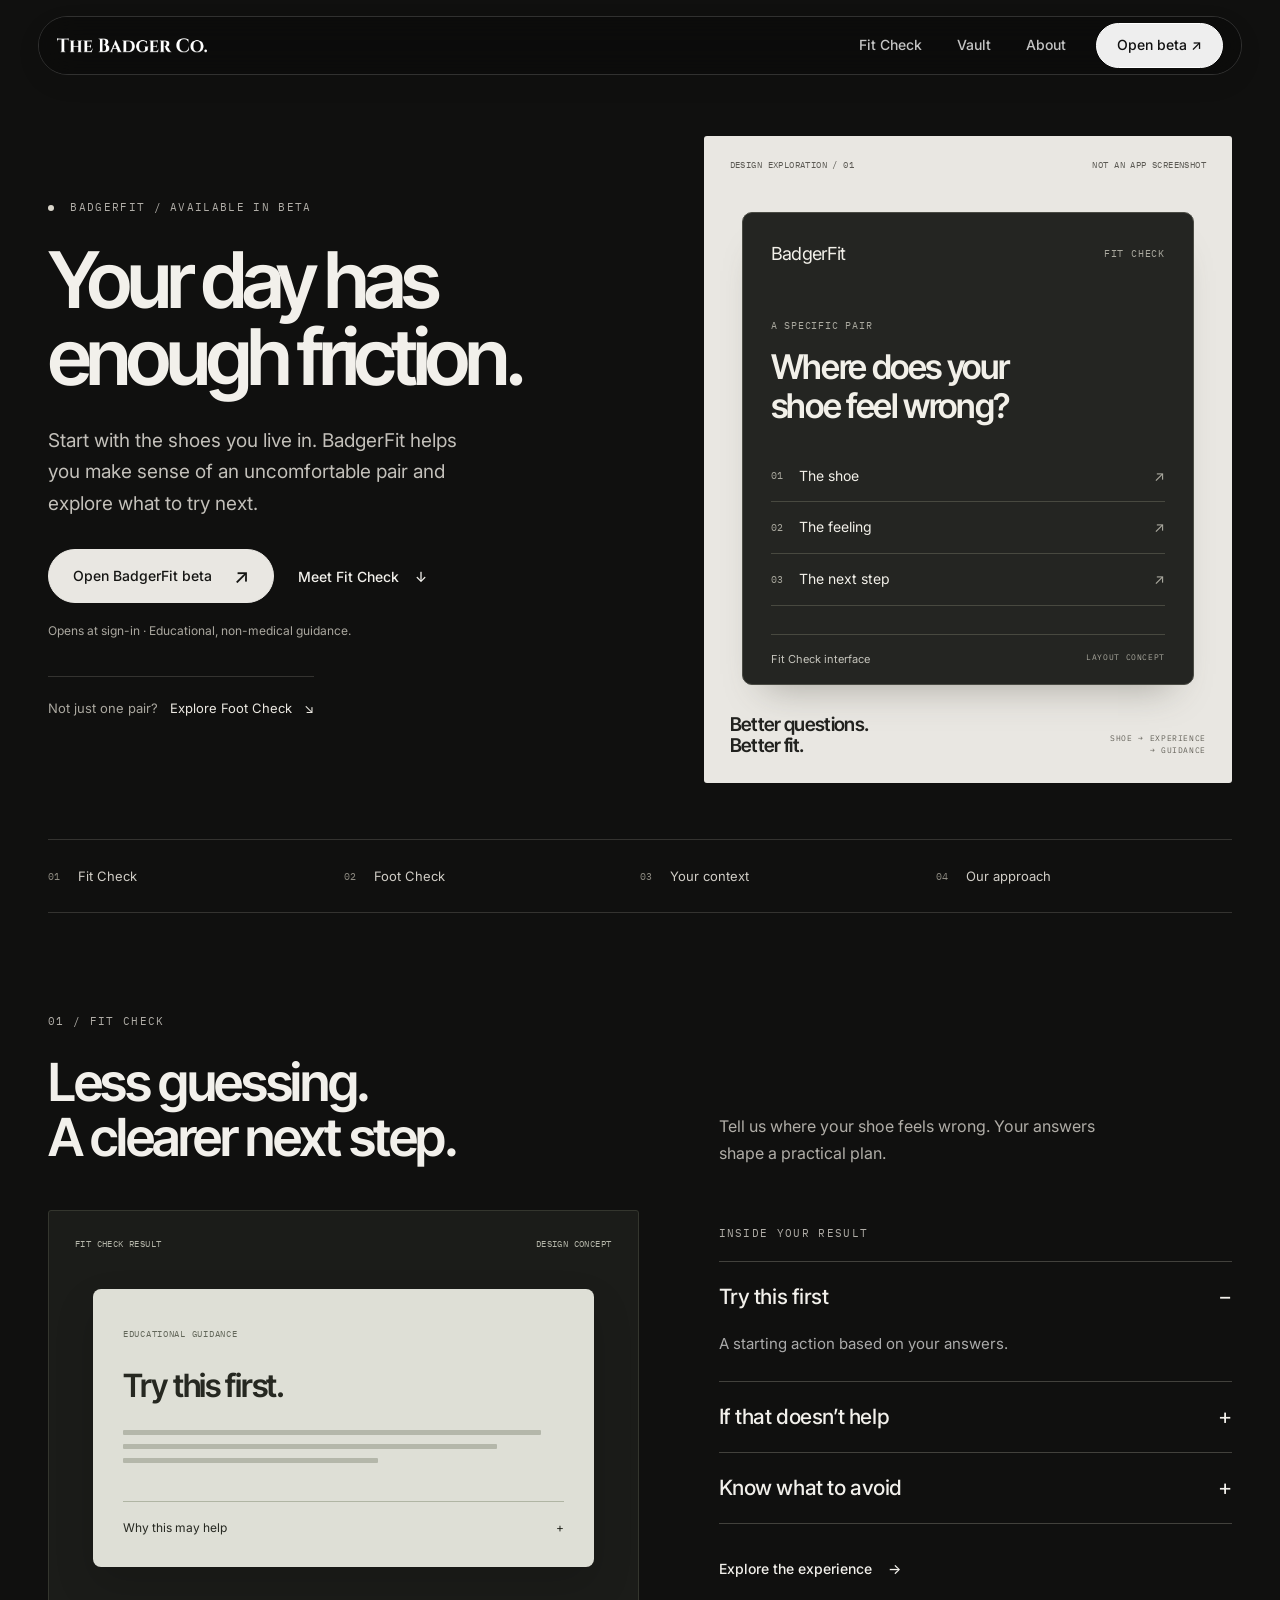
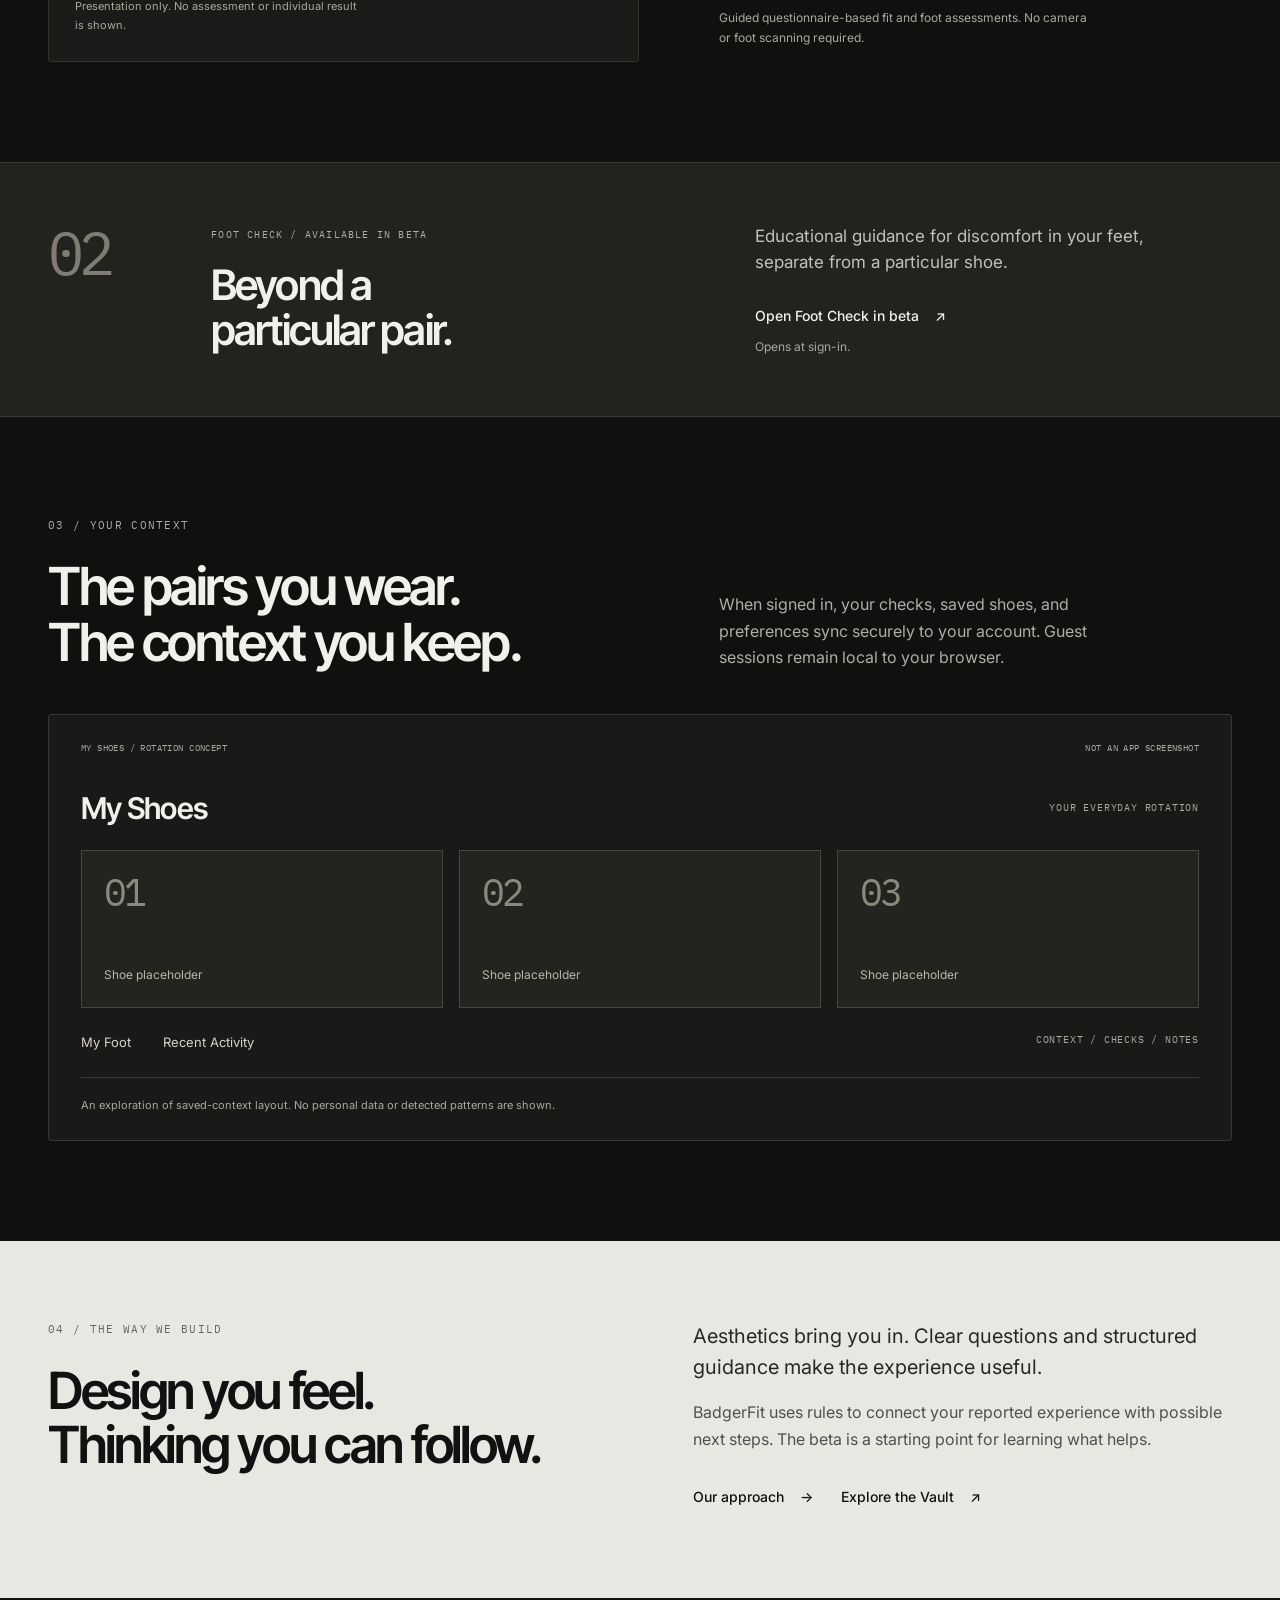
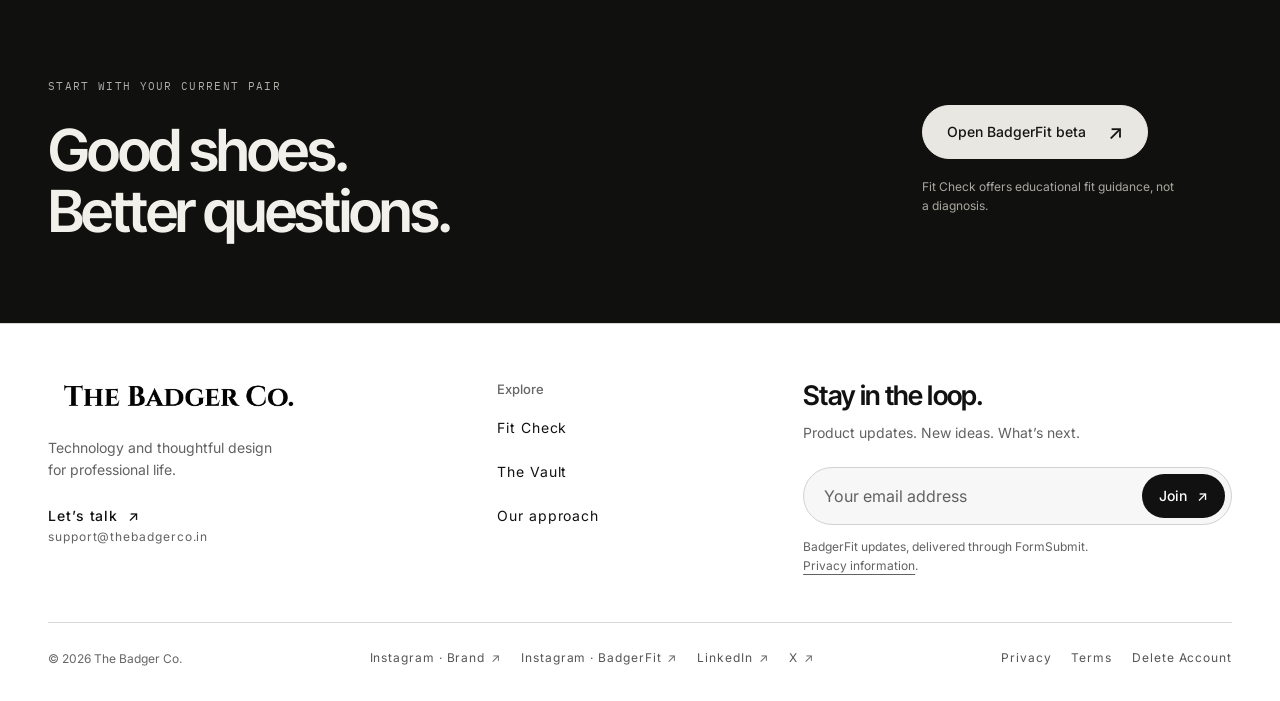
<file: index.html>
<!DOCTYPE html>
<html lang="en">
<head><!-- Google tag (gtag.js) -->
<script async src="https://www.googletagmanager.com/gtag/js?id=G-2H156JFLJL"></script>
<script>window.dataLayer=window.dataLayer||[];function gtag(){dataLayer.push(arguments);}gtag('js',new Date());gtag('config','G-2H156JFLJL');</script>
<meta charset="UTF-8">
<meta name="viewport" content="width=device-width, initial-scale=1.0, viewport-fit=cover">
<meta name="theme-color" content="#000000">
<link rel="icon" type="image/png" href="apple-touch-icon.png">
<link rel="apple-touch-icon" href="apple-touch-icon.png">
<title>The Badger Co. | Better questions. Better fit.</title>
<meta name="description" content="The Badger Co. is building for professional life, starting with BadgerFit. Explore Fit Check: practical next steps for an uncomfortable pair, available in early beta.">
<meta name="robots" content="index, follow">
<link rel="canonical" href="https://thebadgerco.in/">
<meta property="og:title" content="The Badger Co. | Better questions. Better fit.">
<meta property="og:description" content="The Badger Co. is building for professional life, starting with BadgerFit. Explore Fit Check: practical next steps for an uncomfortable pair, available in early beta.">
<meta property="og:url" content="https://thebadgerco.in/">
<meta property="og:type" content="website">
<meta property="og:image" content="https://thebadgerco.in/TBCL.png">
<meta property="og:image:width" content="1920">
<meta property="og:image:height" content="819">
<meta property="og:image:alt" content="The Badger Co. wordmark">
<meta name="twitter:card" content="summary_large_image">
<meta name="twitter:title" content="The Badger Co. | Better questions. Better fit.">
<meta name="twitter:description" content="The Badger Co. is building for professional life, starting with BadgerFit. Explore Fit Check: practical next steps for an uncomfortable pair, available in early beta.">
<meta name="twitter:image" content="https://thebadgerco.in/TBCL.png">
<script type="application/ld+json">
{
  "@context":"https://schema.org",
  "@type":"WebPage",
  "name":"BadgerFit by The Badger Co.",
  "description":"The Badger Co. is building for professional life, starting with BadgerFit. Explore Fit Check: practical next steps for an uncomfortable pair, available in early beta.",
  "publisher":{"@type":"Organization","name":"The Badger Co.","url":"https://thebadgerco.in/"}
}
</script>
<link rel="preconnect" href="https://fonts.googleapis.com">
<link href="https://fonts.googleapis.com/css2?family=IBM+Plex+Mono:wght@400;500&family=Inter:wght@400;500;600&family=Inter+Tight:wght@600;700&display=swap" rel="stylesheet">
<style>
*{box-sizing:border-box;margin:0;padding:0}
:root{--blk:#000;--wht:#fff;--rule:rgba(255,255,255,.1);--muted:rgba(255,255,255,.58);--grey:#8A8A8A}
html{scroll-behavior:smooth}
@media(prefers-reduced-motion:reduce){html{scroll-behavior:auto}*{animation-duration:.01ms!important;animation-iteration-count:1!important;transition-duration:.01ms!important}}
body{background:var(--blk);color:var(--wht);font-family:'Inter',sans-serif;overflow-x:hidden;line-height:1.5;animation:pageFadeIn .4s ease both}
@keyframes pageFadeIn{from{opacity:0}to{opacity:1}}
.serif{font-family:'Playfair Display',serif}
.mono{font-family:'IBM Plex Mono',monospace}
.tag{font-family:'IBM Plex Mono',monospace;font-size:10px;letter-spacing:.3em;text-transform:uppercase;color:rgba(255,255,255,.6)}
a{color:inherit}
:focus-visible{outline:1.5px solid var(--grey);outline-offset:3px}
img,svg{max-width:100%}
nav{position:fixed;top:0;left:0;right:0;z-index:100;display:flex;justify-content:space-between;align-items:center;padding:1.25rem 1.75rem;border-bottom:.5px solid var(--rule);background:rgba(0,0,0,.94);backdrop-filter:blur(8px)}
.nav-logo{font-family:'Playfair Display',serif;font-size:11px;letter-spacing:.4em;text-transform:uppercase;color:var(--wht);text-decoration:none;flex-shrink:0}
.nav-toggle{display:none;background:transparent;border:.5px solid var(--rule);color:var(--wht);font-family:'IBM Plex Mono',monospace;font-size:10px;letter-spacing:.15em;text-transform:uppercase;padding:.55rem .9rem;cursor:pointer}
.nav-panel{display:flex;align-items:center;gap:1.75rem}
.nav-links{display:flex;gap:1.75rem;align-items:center}
.nav-link{font-family:'IBM Plex Mono',monospace;font-size:10px;letter-spacing:.18em;text-transform:uppercase;color:rgba(255,255,255,.5);text-decoration:none;position:relative;transition:color .2s}
.nav-link:hover{color:var(--wht)}
.nav-link::after{content:'';position:absolute;width:0;height:.5px;bottom:-3px;left:0;background:var(--wht);transition:width .3s}
.nav-link:hover::after{width:100%}
.nav-cta{font-family:'IBM Plex Mono',monospace;font-size:10px;letter-spacing:.18em;text-transform:uppercase;color:var(--blk);background:var(--wht);padding:.7rem 1.3rem;text-decoration:none;transition:background .2s,color .2s;white-space:nowrap;border-radius:999px}
.nav-cta:hover{background:transparent;color:var(--wht);outline:.5px solid var(--wht)}
.nav-close{display:none}
@media(max-width:900px){.nav-toggle{display:block}.nav-panel{position:fixed;top:0;left:0;right:0;bottom:0;background:#000;flex-direction:column;justify-content:center;align-items:flex-start;padding:6rem 2rem 2rem;gap:2rem;transform:translateX(100%);transition:transform .3s ease;z-index:200}.nav-panel.open{transform:translateX(0)}.nav-links{flex-direction:column;gap:1.75rem;align-items:flex-start;width:100%}.nav-link{font-size:14px}.nav-cta{width:100%;text-align:center;padding:1rem}.nav-close{display:block;position:absolute;top:1.5rem;right:1.75rem;background:none;border:.5px solid var(--rule);color:var(--wht);font-family:'IBM Plex Mono',monospace;font-size:10px;letter-spacing:.15em;padding:.55rem .9rem;cursor:pointer}}
.hero{padding:7.5rem clamp(1.25rem,6vw,6rem) 4.5rem;border-bottom:.5px solid var(--rule)}
.hero-inner{max-width:1160px;margin:0 auto}
.hero-columns{display:grid;grid-template-columns:minmax(0,1fr) minmax(180px,.75fr);grid-template-areas:"title title" "copy phone";column-gap:clamp(1.5rem,6vw,5rem);row-gap:.75rem;align-items:center}
.hero-title{grid-area:title}
.hero-copy{grid-area:copy;max-width:640px}
.prototype-wrap{grid-area:phone}
.hero-title{font-family:'Playfair Display',serif;font-size:clamp(22px,3.8vw,38px);font-weight:900;line-height:.98;letter-spacing:-.03em;max-width:none;margin:0}
.hero-sub{font-size:15px;color:rgba(255,255,255,.68);line-height:1.85;max-width:520px;margin-bottom:1.75rem}
.hero-cta{display:flex;gap:.75rem;flex-wrap:wrap;margin-bottom:1rem}
.hero-cta .btn{padding:.8rem 1.3rem;min-height:44px;display:inline-flex;align-items:center;justify-content:center}
.hero-note{font-family:'IBM Plex Mono',monospace;font-size:10px;color:rgba(255,255,255,.6);letter-spacing:.08em;line-height:1.8}
.prototype-wrap{display:flex;justify-content:center;position:relative}
.prototype-wrap::before{content:'';position:absolute;inset:-12% -25%;background:radial-gradient(ellipse at 50% 45%,rgba(255,255,255,.09),rgba(255,255,255,.02) 45%,transparent 72%);filter:blur(28px);pointer-events:none;z-index:0}
.prototype-frame{position:relative;z-index:1;display:inline-block}
.prototype-frame::after{content:'';position:absolute;top:8%;left:10%;width:40%;height:32%;background:linear-gradient(135deg,rgba(255,255,255,.24),rgba(255,255,255,0) 62%);border-radius:50%;filter:blur(5px);mix-blend-mode:screen;pointer-events:none;z-index:2}
.prototype-wrap .prototype-phone{position:relative;z-index:1;display:block;width:min(100%,220px);height:auto;max-height:600px;object-fit:contain;filter:drop-shadow(0 22px 48px rgba(0,0,0,.4)) drop-shadow(0 3px 10px rgba(0,0,0,.28))}
@keyframes heroRise{from{opacity:0;transform:translateY(16px)}to{opacity:1;transform:none}}
@keyframes phoneEntrance{from{opacity:0;transform:translateY(12px) scale(.97)}to{opacity:1;transform:none}}
@keyframes phoneFloat{0%,100%{transform:translateY(0) rotate(0deg)}50%{transform:translateY(-5px) rotate(.4deg)}}
.hero-copy{animation:heroRise .8s cubic-bezier(.16,.8,.24,1) .12s both}
.prototype-wrap{animation:phoneEntrance .9s cubic-bezier(.16,.8,.24,1) .22s both}
.prototype-frame{animation:phoneFloat 5.5s ease-in-out 1.1s infinite}
.sec{padding:4.5rem clamp(1.25rem,6vw,6rem);border-bottom:.5px solid var(--rule)}
.sec-inner{max-width:1160px;margin:0 auto}
.sec-hd{display:flex;justify-content:space-between;align-items:flex-start;gap:1rem;flex-wrap:wrap;margin-bottom:1.75rem}
.sec-title{font-family:'Playfair Display',serif;font-size:clamp(26px,4vw,44px);font-weight:900;line-height:1.06;max-width:680px}
.body-copy{font-size:14px;color:var(--muted);line-height:1.85;max-width:640px}
.problem-layout{display:grid;grid-template-columns:minmax(160px,.8fr) minmax(0,1.2fr);gap:clamp(1.5rem,5vw,4rem);align-items:center}
.foot-map{aspect-ratio:3/4;overflow:hidden;border-radius:28px;background:radial-gradient(circle at center,rgba(138,138,138,.08),transparent 70%)}
.foot-map picture,.foot-map img{display:block;width:100%;height:100%;object-fit:cover;object-position:center}
.begin-visual{max-width:820px;margin:0 auto}
.begin-photo{position:relative;aspect-ratio:16/9;overflow:hidden;border-radius:28px;background:radial-gradient(circle at center,rgba(138,138,138,.08),transparent 70%)}
.begin-photo img{display:block;width:100%;height:100%;object-fit:cover;object-position:center}
.begin-trigger{position:absolute;transform:translate(-50%,-50%);display:inline-flex;align-items:center;justify-content:center;gap:.55rem;min-width:170px;min-height:44px;padding:.7rem 1.2rem;border:1px solid rgba(255,255,255,.45);border-radius:999px;background:rgba(18,18,18,.82);backdrop-filter:blur(6px);color:var(--wht);font-family:'Playfair Display',serif;font-size:15px;font-weight:600;line-height:1;cursor:pointer;transition:background-color .2s ease,border-color .2s ease,transform .2s ease}
.begin-trigger-scan{left:26.8%;top:23.9%}
.begin-trigger-fitcheck{left:76.7%;top:60.8%}
.begin-trigger-icon{position:relative;width:10px;height:10px;flex:0 0 10px}
.begin-trigger-icon::before,.begin-trigger-icon::after{content:'';position:absolute;inset:0;margin:auto;background:currentColor;transition:transform .3s ease}
.begin-trigger-icon::before{width:100%;height:1.5px}
.begin-trigger-icon::after{width:1.5px;height:100%}
.begin-trigger[aria-expanded="true"] .begin-trigger-icon::after{transform:scaleY(0)}
.begin-trigger:focus-visible{outline:1.5px solid var(--grey);outline-offset:3px}
@media (hover:hover) and (pointer:fine){.begin-trigger:hover{background:rgba(30,30,30,.92);border-color:rgba(255,255,255,.75);transform:translate(-50%,-50%) translateY(-2px)}}
.begin-trigger:active{transform:translate(-50%,-50%) scale(.97)}
.begin-panels{margin-top:1.5rem;display:flex;flex-direction:column;gap:1rem}
.begin-panel{display:grid;grid-template-rows:0fr;overflow:hidden;transition:grid-template-rows .4s cubic-bezier(.16,.8,.24,1)}
.begin-panel.is-open{grid-template-rows:1fr}
.begin-panel-inner{overflow:hidden;min-height:0}
.begin-panel .fs{max-width:640px}
.flow{display:grid;grid-template-columns:repeat(3,1fr);gap:clamp(1rem,3vw,1.5rem);margin-top:1.5rem;align-items:stretch}
.flow.options-flow{grid-template-columns:repeat(2,1fr)}
.fc{padding:1.5rem;border:.5px solid var(--rule);border-radius:16px;background:#111214;transition:border-color .2s ease,background-color .2s ease}
.fc:hover{border-color:rgba(255,255,255,.24);background:#151619}
.fc:focus-visible{outline:1.5px solid var(--grey);outline-offset:2px}
.fn{font-family:'IBM Plex Mono',monospace;font-size:10px;color:rgba(255,255,255,.28);letter-spacing:.22em;margin-bottom:.9rem}
.ft2{font-family:'Playfair Display',serif;font-size:18px;font-weight:700;margin-bottom:.55rem}
.fs{font-family:'Inter',sans-serif;font-size:12px;color:rgba(255,255,255,.58);line-height:1.75}
.text-link{display:inline-block;margin-top:1.3rem;font-family:'IBM Plex Mono',monospace;font-size:10px;letter-spacing:.14em;text-transform:uppercase;color:rgba(255,255,255,.7);text-decoration:none}
.waitlist-shell{max-width:760px;margin:0 auto;text-align:center}
.waitlist-title{font-family:'Playfair Display',serif;font-size:clamp(30px,5vw,54px);font-weight:900;line-height:1.06;margin:1rem 0 1.2rem}
.waitlist-copy{font-size:14px;color:var(--muted);line-height:1.85;max-width:560px;margin:0 auto}
.btn{display:inline-block;font-family:'IBM Plex Mono',monospace;font-size:10px;letter-spacing:.18em;text-transform:uppercase;padding:1rem 1.55rem;text-decoration:none;border:.5px solid var(--wht);border-radius:999px;color:var(--wht);background:transparent}
.btn:hover{background:var(--wht);color:var(--blk)}
.btn.ghost{border-color:rgba(255,255,255,.25);color:rgba(255,255,255,.76)}
.btn.ghost:hover{border-color:var(--wht);color:var(--wht);background:transparent}
.disclaimer{font-family:'IBM Plex Mono',monospace;font-size:10px;color:rgba(255,255,255,.34);letter-spacing:.08em;line-height:1.8}
footer{padding:2rem 1.25rem;display:flex;justify-content:space-between;align-items:center;border-top:.5px solid var(--rule);flex-wrap:wrap;gap:1rem}
.ft-logo{font-family:'Playfair Display',serif;font-size:10px;letter-spacing:.35em;text-transform:uppercase;color:var(--muted)}
.ft-links{display:flex;gap:1.25rem;flex-wrap:wrap}
.ft-link{font-family:'IBM Plex Mono',monospace;font-size:10px;letter-spacing:.12em;text-transform:uppercase;color:rgba(255,255,255,.3);text-decoration:none}
.ft-copy{font-family:'IBM Plex Mono',monospace;font-size:10px;color:rgba(255,255,255,.2)}
@media(max-width:900px){.flow,.flow.options-flow{grid-template-columns:1fr}.hero{padding-top:8.75rem}.hero-columns{grid-template-columns:1fr;grid-template-areas:"title" "phone" "copy";row-gap:2.25rem}.hero-copy{max-width:none}.prototype-wrap{margin:1rem 0}.prototype-wrap .prototype-phone{width:min(100%,208px);max-height:480px}.hero-cta{flex-direction:column;align-items:stretch}}
@media(max-width:480px){.problem-layout{grid-template-columns:1fr}.begin-trigger{min-width:140px;font-size:13px;padding:.55rem .9rem;gap:.4rem}}
@media(max-width:560px){.hero,.sec{padding-left:1rem;padding-right:1rem}.hero-sub,.body-copy,.waitlist-copy{font-size:13px}.hero-cta .btn,.waitlist-shell .btn{width:100%;text-align:center}.ft-links{gap:1rem}}
.nav-toggle,.nav-close{min-width:44px;min-height:44px}
@media(max-width:900px){.nav-panel{visibility:hidden}.nav-panel.open{visibility:visible}.nav-link{min-height:44px;display:flex;align-items:center}.ft-link{min-height:44px;display:inline-flex;align-items:center}}
@media(prefers-reduced-motion:reduce){html{scroll-behavior:auto!important}}
@media(min-width:901px){nav{top:1rem;left:clamp(1rem,3vw,2.5rem);right:clamp(1rem,3vw,2.5rem);max-width:1280px;margin:0 auto;padding:.78rem .85rem .78rem 1.35rem;border:1px solid rgba(255,255,255,.13);border-radius:999px;background:rgba(10,10,10,.84);box-shadow:0 16px 48px rgba(0,0,0,.28)}}
@media(max-width:900px){nav{top:.75rem;left:.75rem;right:.75rem;padding:.7rem 1rem;border:1px solid rgba(255,255,255,.13);border-radius:16px;background:rgba(10,10,10,.92)}.nav-panel{border-radius:0}}
.nav-logo{display:block;width:150px;height:38px;flex:0 0 150px;font-size:0!important;letter-spacing:0!important;overflow:hidden}
</style>
<link rel="stylesheet" href="site-overrides.css">
<link rel="stylesheet" href="site-mobile-overrides.css">
<link rel="stylesheet" href="site-brand.css">
<link rel="stylesheet" href="home-v1.css">
</head>
<body>
<a href="#main-content" class="brand-skip">Skip to content</a>
<nav class="site-nav" data-site-nav>
  <a href="index.html" class="nav-logo serif" aria-label="The Badger Co. home"><picture><source srcset="bflogo.webp" type="image/webp"><img src="bflogo.png" alt="The Badger Co."></picture></a>
  <button class="nav-toggle mono" type="button" aria-expanded="false" aria-controls="site-menu" aria-label="Open navigation menu" data-nav-toggle>Menu</button>
  <div id="site-menu" class="nav-panel" data-nav-panel>
    <div class="nav-menu" data-nav-menu>
      <div class="nav-head">
        <button class="nav-close mono" type="button" aria-label="Close navigation menu" data-nav-close>Close</button>
      </div>
      <div class="nav-links">
        <a href="badgerfit.html" class="nav-link mono" data-nav-link>Fit Check</a>
        <a href="vault.html" class="nav-link mono" data-nav-link>Vault</a>
        <a href="about.html" class="nav-link mono" data-nav-link>About</a>
      </div>
      <a href="https://badger-eight.vercel.app/" class="nav-cta" data-nav-link>Open beta ↗</a>
    </div>
  </div>
</nav>
<main id="main-content" class="brand-main home-v1">
  <section class="brand-hero brand-wrap hv-hero">
    <div class="brand-hero-copy">
      <p class="brand-kicker"><span class="hv-dot" aria-hidden="true"></span> BadgerFit / Available in beta</p>
      <h1>Your day has<br>enough friction.</h1>
      <p class="brand-lead">Start with the shoes you live in. BadgerFit helps you make sense of an uncomfortable pair and explore what to try next.</p>
      <div class="brand-actions"><a class="brand-button" href="https://badger-eight.vercel.app/">Open BadgerFit beta <span aria-hidden="true">↗</span></a><a class="brand-link" href="#fit-check">Meet Fit Check <span aria-hidden="true">↓</span></a></div>
      <p class="brand-small">Opens at sign-in · Educational, non-medical guidance.</p>
      <a class="hv-secondary" href="#foot-check"><span>Not just one pair?</span> Explore Foot Check <span aria-hidden="true">↘</span></a>
    </div>
    <figure class="hv-stage" aria-label="Fit Check interface design concept, not an app screenshot">
      <figcaption class="hv-concept-label"><span>Design exploration / 01</span><span>Not an app screenshot</span></figcaption>
      <div class="hv-interface">
        <div class="hv-interface-top"><span>BadgerFit</span><span class="hv-mono">FIT CHECK</span></div>
        <div class="hv-interface-title"><span class="hv-mono">A SPECIFIC PAIR</span><h2>Where does your<br>shoe feel wrong?</h2></div>
        <div class="hv-choice-list" aria-label="Non-interactive concept layout">
          <div><span>01</span> The shoe <span aria-hidden="true">↗</span></div>
          <div><span>02</span> The feeling <span aria-hidden="true">↗</span></div>
          <div><span>03</span> The next step <span aria-hidden="true">↗</span></div>
        </div>
        <div class="hv-interface-bottom"><span>Fit Check interface</span><span class="hv-mono">LAYOUT CONCEPT</span></div>
      </div>
      <div class="hv-stage-foot"><span>Better questions.<br>Better fit.</span><span class="hv-mono">SHOE → EXPERIENCE → GUIDANCE</span></div>
    </figure>
  </section>
  <div class="hv-section-nav brand-wrap" role="navigation" aria-label="On this page"><a href="#fit-check"><span>01</span> Fit Check</a><a href="#foot-check"><span>02</span> Foot Check</a><a href="#your-context"><span>03</span> Your context</a><a href="#our-approach"><span>04</span> Our approach</a></div>
  <section class="brand-section brand-wrap" id="fit-check">
    <div class="brand-section-head"><p class="brand-kicker">01 / Fit Check</p><h2>Less guessing.<br>A clearer next step.</h2><p>Tell us where your shoe feels wrong. Your answers shape a practical plan.</p></div>
    <div class="hv-result-grid">
      <figure class="hv-result-concept" aria-label="Abstract Fit Check result layout concept">
        <figcaption class="hv-concept-label"><span>Fit Check result</span><span>Design concept</span></figcaption>
        <div class="hv-result-card"><span class="hv-mono">EDUCATIONAL GUIDANCE</span><h3>Try this first.</h3><div class="hv-placeholder-lines" aria-hidden="true"><i></i><i></i><i></i></div><div class="hv-result-divider"><span>Why this may help</span><span aria-hidden="true">+</span></div></div>
        <p class="hv-caption">Presentation only. No assessment or individual result is shown.</p>
      </figure>
      <div class="hv-guidance"><p class="brand-kicker">Inside your result</p><div class="brand-output-list"><details open><summary>Try this first</summary><p>A starting action based on your answers.</p></details><details><summary>If that doesn’t help</summary><p>A next option, when relevant.</p></details><details><summary>Know what to avoid</summary><p>Cautions alongside the guidance.</p></details></div><a class="brand-link" href="badgerfit.html#inside">Explore the experience <span aria-hidden="true">→</span></a><p class="brand-small">Guided questionnaire-based fit and foot assessments. No camera or foot scanning required.</p></div>
    </div>
  </section>
  <section class="hv-foot-band" id="foot-check">
    <div class="brand-wrap hv-foot-grid"><div class="hv-foot-number" aria-hidden="true">02</div><div><p class="brand-kicker">Foot Check / Available in beta</p><h2>Beyond a<br>particular pair.</h2></div><div><p class="brand-lead">Educational guidance for discomfort in your feet, separate from a particular shoe.</p><a class="brand-link" href="https://badger-eight.vercel.app/">Open Foot Check in beta <span aria-hidden="true">↗</span></a><p class="brand-small">Opens at sign-in.</p></div></div>
  </section>
  <section class="brand-section brand-wrap hv-context" id="your-context">
    <div class="brand-section-head"><p class="brand-kicker">03 / Your context</p><h2>The pairs you wear.<br>The context you keep.</h2><p>When signed in, your checks, saved shoes, and preferences sync securely to your account. Guest sessions remain local to your browser.</p></div>
    <figure class="hv-rotation" aria-label="My Shoes design concept with empty shoe slots, not user data">
      <figcaption class="hv-concept-label"><span>My Shoes / Rotation concept</span><span>Not an app screenshot</span></figcaption>
      <div class="hv-rotation-heading"><h3>My Shoes</h3><span class="hv-mono">YOUR EVERYDAY ROTATION</span></div>
      <div class="hv-shoe-slots"><div><span class="hv-slot-number">01</span><span>Shoe placeholder</span></div><div><span class="hv-slot-number">02</span><span>Shoe placeholder</span></div><div><span class="hv-slot-number">03</span><span>Shoe placeholder</span></div></div>
      <div class="hv-context-strip"><span>My Foot</span><span>Recent Activity</span><span class="hv-mono">CONTEXT / CHECKS / NOTES</span></div>
      <p class="hv-caption">An exploration of saved-context layout. No personal data or detected patterns are shown.</p>
    </figure>
  </section>
  <section class="brand-light-band" id="our-approach">
    <div class="brand-wrap brand-split"><div><p class="brand-kicker">04 / The way we build</p><h2>Design you feel.<br>Thinking you can follow.</h2></div><div><p class="brand-lead">Aesthetics bring you in. Clear questions and structured guidance make the experience useful.</p><p>BadgerFit uses rules to connect your reported experience with possible next steps. The beta is a starting point for learning what helps.</p><a class="brand-link" href="about.html">Our approach <span aria-hidden="true">→</span></a><a class="brand-link hv-vault-link" href="vault.html">Explore the Vault <span aria-hidden="true">↗</span></a></div></div>
  </section>
  <section class="hv-final brand-wrap"><div><p class="brand-kicker">Start with your current pair</p><h2>Good shoes.<br>Better questions.</h2></div><div><a class="brand-button" href="https://badger-eight.vercel.app/">Open BadgerFit beta <span aria-hidden="true">↗</span></a><p class="brand-small">Fit Check offers educational fit guidance, not a diagnosis.</p></div></section>
</main>

<footer class="site-footer footer-v2" id="site-footer">
  <div class="footer-v2-main">
    <div class="footer-v2-brand">
      <a href="index.html" class="footer-v2-logo" aria-label="The Badger Co. home"><img src="TBCL.webp" alt="The Badger Co." width="1920" height="819" loading="lazy" decoding="async"></a>
      <p>Technology and thoughtful design <br>for professional life.</p>
      <a class="footer-v2-contact" href="mailto:support@thebadgerco.in">Let’s talk <span aria-hidden="true">↗</span><span>support@thebadgerco.in</span></a>
    </div>
    <nav class="footer-v2-explore" aria-label="Footer navigation">
      <h2>Explore</h2>
      <a href="badgerfit.html">Fit Check</a>
      <a href="vault.html">The Vault</a>
      <a href="about.html">Our approach</a>
    </nav>
    <div class="site-footer-signup footer-v2-signup">
      <h2>Stay in the loop.</h2>
      <p>Product updates. New ideas. What’s next.</p>
      <form class="footer-signup-form" data-footer-signup novalidate>
        <label class="visually-hidden" for="footerEmail">Email address</label>
        <input type="email" id="footerEmail" name="email" class="footer-signup-input" placeholder="Your email address" required autocomplete="email" inputmode="email" aria-describedby="footerPrivacy footerSignupNote">
        <input type="hidden" name="_subject" value="New BadgerFit waitlist signup">
        <input type="hidden" name="source" value="Footer signup">
        <input type="hidden" name="_template" value="table">
        <input type="hidden" name="_captcha" value="false">
        <input type="text" name="_honey" aria-hidden="true" tabindex="-1" autocomplete="off" style="position:absolute;left:-9999px;width:1px;height:1px;overflow:hidden">
        <button type="submit" class="footer-signup-submit" aria-label="Join product updates"><span data-signup-label>Join</span><span aria-hidden="true">↗</span></button>
      </form>
      <p class="footer-signup-privacy-note" id="footerPrivacy">BadgerFit updates, delivered through FormSubmit. <a href="privacy.html">Privacy information</a>.</p>
      <p class="footer-signup-note" id="footerSignupNote" data-footer-signup-note role="status" aria-live="polite" aria-atomic="true" hidden></p>
    </div>
  </div>
  <div class="footer-v2-bottom">
    <p class="footer-v2-copyright">© 2026 The Badger Co.</p>
    <div class="footer-v2-social" role="group" aria-label="Follow The Badger Co. and BadgerFit">
      <a href="https://www.instagram.com/the.badger.co/" target="_blank" rel="noopener noreferrer">Instagram · Brand <span aria-hidden="true">↗</span></a>
      <a href="https://www.instagram.com/thebadgerfitapp/" target="_blank" rel="noopener noreferrer">Instagram · BadgerFit <span aria-hidden="true">↗</span></a>
      <a href="https://www.linkedin.com/company/123393979/" target="_blank" rel="noopener noreferrer">LinkedIn <span aria-hidden="true">↗</span></a>
      <a href="https://x.com/TheBadgerCoIN" target="_blank" rel="noopener noreferrer">X <span aria-hidden="true">↗</span></a>
    </div>
    <div class="footer-v2-legal"><a href="privacy.html">Privacy</a><a href="terms.html">Terms</a><a href="account-deletion.html">Delete Account</a></div>
  </div>
</footer>

<script src="site-navigation.js"></script>
<script src="site-mobile-enhancements.js"></script>
<script src="site-footer-signup.js"></script>
<script src="site-reveal.js"></script>
</body>
</html>
</file>
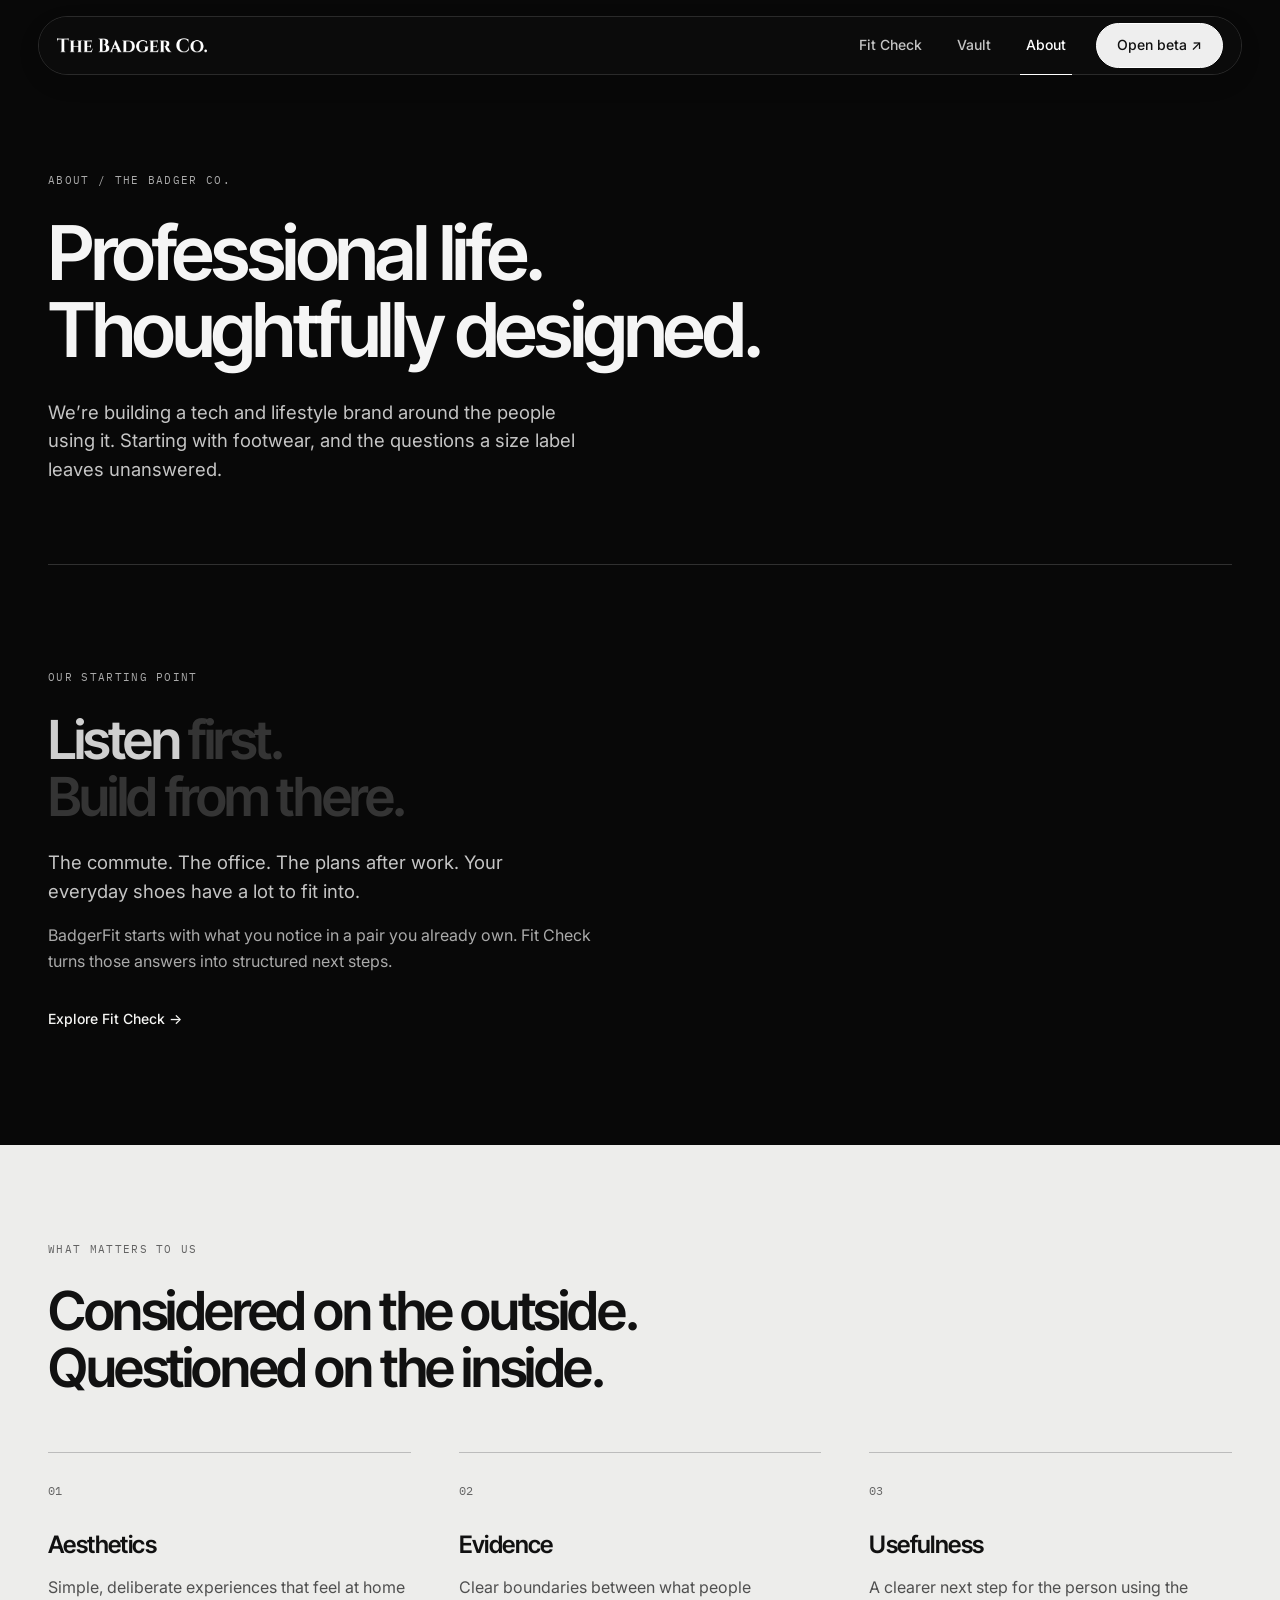
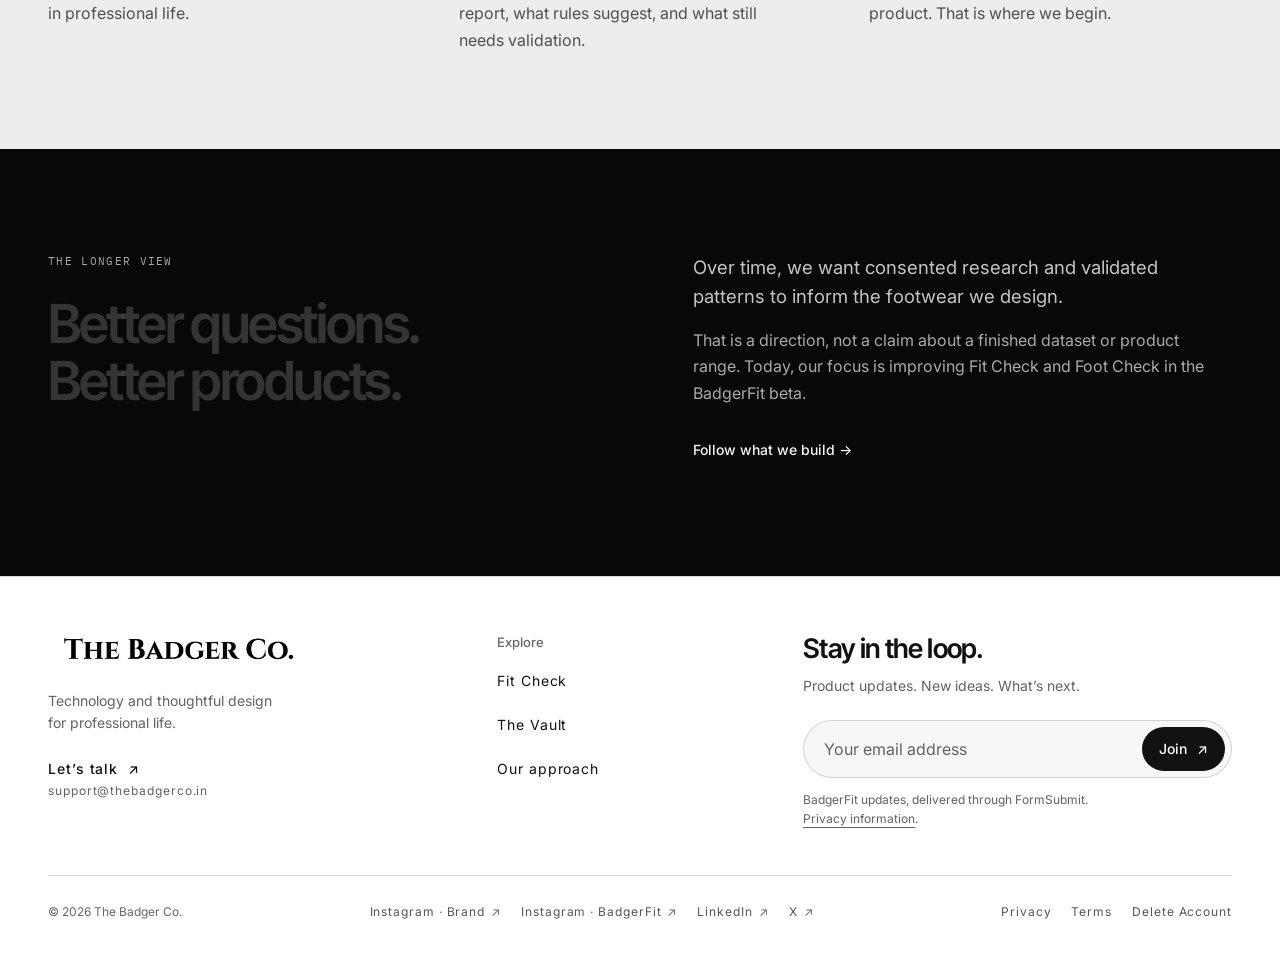
<file: about.html>
<!DOCTYPE html>
<html lang="en">
<head><!-- Google tag (gtag.js) -->
<script async src="https://www.googletagmanager.com/gtag/js?id=G-2H156JFLJL"></script>
<script>window.dataLayer=window.dataLayer||[];function gtag(){dataLayer.push(arguments);}gtag('js',new Date());gtag('config','G-2H156JFLJL');</script>
<meta charset="UTF-8">
<meta name="viewport" content="width=device-width, initial-scale=1.0, viewport-fit=cover">
<meta name="theme-color" content="#000000">
<link rel="icon" type="image/png" href="apple-touch-icon.png">
<link rel="apple-touch-icon" href="apple-touch-icon.png">
<title>Our Approach | The Badger Co.</title>
<meta name="description" content="The Badger Co. brings technology and thoughtful design to professional life. Starting with BadgerFit, structured shoe-fit guidance, and questions worth asking.">
<meta name="robots" content="index, follow">
<link rel="canonical" href="https://thebadgerco.in/about.html">
<meta property="og:title" content="Our Approach | The Badger Co.">
<meta property="og:description" content="The Badger Co. brings technology and thoughtful design to professional life. Starting with BadgerFit, structured shoe-fit guidance, and questions worth asking.">
<meta property="og:url" content="https://thebadgerco.in/about.html">
<meta property="og:type" content="website">
<meta property="og:image" content="https://thebadgerco.in/TBCL.png">
<meta property="og:image:width" content="1920">
<meta property="og:image:height" content="819">
<meta property="og:image:alt" content="The Badger Co. wordmark">
<meta name="twitter:card" content="summary_large_image">
<meta name="twitter:title" content="Our Approach | The Badger Co.">
<meta name="twitter:description" content="The Badger Co. brings technology and thoughtful design to professional life. Starting with BadgerFit, structured shoe-fit guidance, and questions worth asking.">
<meta name="twitter:image" content="https://thebadgerco.in/TBCL.png">
<link rel="preconnect" href="https://fonts.googleapis.com">
<link href="https://fonts.googleapis.com/css2?family=IBM+Plex+Mono:wght@400;500&family=Inter:wght@400;500;600&family=Inter+Tight:wght@600;700&display=swap" rel="stylesheet">
<style>
*{box-sizing:border-box;margin:0;padding:0}
:root{--blk:#000;--wht:#fff;--rule:rgba(255,255,255,.1);--muted:rgba(255,255,255,.5);--grey:#8A8A8A}
html{scroll-behavior:smooth}
@media (prefers-reduced-motion:reduce){*{transition-duration:.01ms!important;animation-duration:.01ms!important;animation-iteration-count:1!important}}
body{background:var(--blk);color:var(--wht);font-family:'Inter',sans-serif;overflow-x:hidden;line-height:1.5;animation:pageFadeIn .4s ease both}
@keyframes pageFadeIn{from{opacity:0}to{opacity:1}}
.serif{font-family:'Playfair Display',serif}.mono{font-family:'IBM Plex Mono',monospace}
.tag{font-family:'IBM Plex Mono',monospace;font-size:10px;letter-spacing:.38em;text-transform:uppercase;color:rgba(255,255,255,.6)}
a{color:inherit}:focus-visible{outline:1.5px solid var(--grey);outline-offset:3px}
nav{position:fixed;top:0;left:0;right:0;z-index:100;display:flex;justify-content:space-between;align-items:center;padding:1.25rem 1.75rem;border-bottom:.5px solid var(--rule);background:rgba(0,0,0,.94);backdrop-filter:blur(8px)}
.nav-logo{font-family:'Playfair Display',serif;font-size:11px;letter-spacing:.4em;text-transform:uppercase;color:var(--wht);text-decoration:none}
.nav-toggle{display:none;background:transparent;border:.5px solid var(--rule);color:var(--wht);font-family:'IBM Plex Mono',monospace;font-size:10px;letter-spacing:.15em;text-transform:uppercase;padding:.55rem .9rem;cursor:pointer}
.nav-panel{display:flex;align-items:center;gap:1.75rem}.nav-links{display:flex;gap:1.75rem;align-items:center}
.nav-link{font-family:'IBM Plex Mono',monospace;font-size:10px;letter-spacing:.18em;text-transform:uppercase;color:rgba(255,255,255,.5);text-decoration:none}
.nav-link.active,.nav-link:hover{color:var(--wht)}
.nav-cta{font-family:'IBM Plex Mono',monospace;font-size:10px;letter-spacing:.2em;text-transform:uppercase;color:var(--blk);background:var(--wht);padding:.6rem 1.3rem;text-decoration:none;white-space:nowrap}
.nav-close{display:none}
@media(max-width:900px){.nav-toggle{display:block}.nav-panel{position:fixed;top:0;left:0;right:0;bottom:0;background:#000;flex-direction:column;justify-content:center;align-items:flex-start;padding:6rem 2rem 2rem;gap:2rem;transform:translateX(100%);transition:transform .3s ease;z-index:200}.nav-panel.open{transform:translateX(0)}.nav-links{flex-direction:column;gap:1.75rem;align-items:flex-start;width:100%}.nav-link{font-size:14px}.nav-cta{width:100%;text-align:center;padding:1.1rem}.nav-close{display:block;position:absolute;top:1.5rem;right:1.75rem;background:none;border:.5px solid var(--rule);color:var(--wht);font-family:'IBM Plex Mono',monospace;font-size:10px;padding:.55rem .9rem;cursor:pointer}}
.page-header{padding:9rem 1.75rem 4rem;border-bottom:.5px solid var(--rule)}
.page-title{font-family:'Playfair Display',serif;font-size:clamp(28px,4.6vw,50px);font-weight:900;line-height:1.1;margin:1rem 0 1.5rem;max-width:700px}
.page-sub{font-size:13px;color:var(--muted);max-width:600px;line-height:1.9}
.sec{padding:3.5rem 1.75rem;border-bottom:.5px solid var(--rule)}
.sec-title{font-family:'Playfair Display',serif;font-size:20px;font-weight:900;margin-bottom:1.25rem}
.body-copy{font-size:13px;color:var(--muted);line-height:2;max-width:640px}
.values-grid{display:grid;grid-template-columns:repeat(3,1fr);border:.5px solid var(--rule)}
.val-cell{padding:1.5rem;border-right:.5px solid var(--rule)}
.val-cell:last-child{border-right:none}
.val-title{font-family:'Playfair Display',serif;font-size:15px;font-weight:700;margin-bottom:.6rem}
.val-body{font-family:'IBM Plex Mono',monospace;font-size:10.5px;color:rgba(255,255,255,.6);line-height:1.8}
.brand-line{font-family:'Playfair Display',serif;font-style:italic;font-size:clamp(20px,3vw,32px);text-align:center;padding:3.5rem 1.75rem;border-bottom:.5px solid var(--rule)}
footer{padding:2rem 1.75rem;display:flex;justify-content:space-between;align-items:center;border-top:.5px solid var(--rule);flex-wrap:wrap;gap:1rem}
.ft-logo{font-family:'Playfair Display',serif;font-size:10px;letter-spacing:.35em;text-transform:uppercase;color:var(--muted)}
.ft-links{display:flex;gap:1.5rem;flex-wrap:wrap}
.ft-link{font-family:'IBM Plex Mono',monospace;font-size:10px;letter-spacing:.12em;text-transform:uppercase;color:rgba(255,255,255,.3);text-decoration:none}
.ft-copy{font-family:'IBM Plex Mono',monospace;font-size:10px;color:rgba(255,255,255,.2)}
@media(max-width:900px){.values-grid{grid-template-columns:1fr}.val-cell{border-right:none;border-bottom:.5px solid var(--rule)}.val-cell:last-child{border-bottom:none}}

/* Accessibility refinements */
.nav-toggle,.nav-close{min-width:44px;min-height:44px}
.tag,.sec-n,.disclaimer,.ft-link,.ft-copy,.status-pill.planned,.cat-status,.pf-note,.pf-tag,.way-label,.hero-trust,.fn,.journal-label,.priv-val,.aud-body,.guide-body,.future-chip,.check-label,.flow-arrow,.val-body{color:rgba(255,255,255,.62)}
@media(max-width:900px){.nav-panel{visibility:hidden}.nav-panel.open{visibility:visible}.nav-link{min-height:44px;display:flex;align-items:center}.ft-link{min-height:44px;display:inline-flex;align-items:center}}
@media(prefers-reduced-motion:reduce){html{scroll-behavior:auto!important}}
/* Premium floating navigation and generous rhythm */
.sec{padding:6.5rem clamp(1.5rem,6vw,6rem)}
.sec>*{max-width:1200px;margin-left:auto;margin-right:auto}
.page-header{padding-left:clamp(1.5rem,6vw,6rem);padding-right:clamp(1.5rem,6vw,6rem)}
@media(min-width:901px){nav{top:1rem;left:clamp(1rem,3vw,2.5rem);right:clamp(1rem,3vw,2.5rem);max-width:1280px;margin:0 auto;padding:.78rem .85rem .78rem 1.35rem;border:1px solid rgba(255,255,255,.13);border-radius:999px;background:rgba(10,10,10,.84);box-shadow:0 16px 48px rgba(0,0,0,.28)}.nav-link{letter-spacing:.12em}.nav-cta{padding:.78rem 1.35rem;border-radius:999px}}
@media(max-width:900px){nav{top:.75rem;left:.75rem;right:.75rem;padding:.7rem 1rem;border:1px solid rgba(255,255,255,.13);border-radius:16px;background:rgba(10,10,10,.92)}.nav-panel{border-radius:0}.sec{padding:5rem 1.5rem}}
/* Official The Badger Co. logo */
.nav-logo{display:block;width:150px;height:38px;flex:0 0 150px;font-size:0!important;letter-spacing:0!important;overflow:hidden}
</style>
<link rel="stylesheet" href="site-overrides.css">
<link rel="stylesheet" href="site-mobile-overrides.css">
<link rel="stylesheet" href="site-brand.css">
</head>
<body>
<a href="#main-content" class="brand-skip">Skip to content</a>

<nav class="site-nav" data-site-nav>
  <a href="index.html" class="nav-logo serif" aria-label="The Badger Co. home"><picture><source srcset="bflogo.webp" type="image/webp"><img src="bflogo.png" alt="The Badger Co."></picture></a>
  <button class="nav-toggle mono" type="button" aria-expanded="false" aria-controls="site-menu" aria-label="Open navigation menu" data-nav-toggle>Menu</button>
  <div id="site-menu" class="nav-panel" data-nav-panel>
    <div class="nav-menu" data-nav-menu>
      <div class="nav-head">
        <button class="nav-close mono" type="button" aria-label="Close navigation menu" data-nav-close>Close</button>
      </div>
      <div class="nav-links">
        <a href="badgerfit.html" class="nav-link mono" data-nav-link>Fit Check</a>
        <a href="vault.html" class="nav-link mono" data-nav-link>Vault</a>
        <a href="about.html" class="nav-link mono" aria-current="page" data-nav-link>About</a>
      </div>
      <a href="https://badger-eight.vercel.app/" class="nav-cta" data-nav-link>Open beta ↗</a>
    </div>
  </div>
</nav>
<main id="main-content" class="brand-main">
  <header class="brand-about-hero brand-wrap"><p class="brand-kicker">About / The Badger Co.</p><h1 data-word-reveal-hero>Professional life.<br>Thoughtfully designed.</h1><p class="brand-lead">We’re building a tech and lifestyle brand around the people using it. Starting with footwear, and the questions a size label leaves unanswered.</p></header>
  <section class="brand-section brand-wrap brand-split"><div><p class="brand-kicker">Our starting point</p><h2 data-word-reveal>Listen first.<br>Build from there.</h2><p class="brand-lead">The commute. The office. The plans after work. Your everyday shoes have a lot to fit into.</p><p>BadgerFit starts with what you notice in a pair you already own. Fit Check turns those answers into structured next steps.</p><a href="badgerfit.html" class="brand-link">Explore Fit Check →</a></div></section>
  <section class="brand-light-band"><div class="brand-wrap"><p class="brand-kicker">What matters to us</p><h2>Considered on the outside.<br>Questioned on the inside.</h2><div class="brand-principles"><article><span>01</span><h3>Aesthetics</h3><p>Simple, deliberate experiences that feel at home in professional life.</p></article><article><span>02</span><h3>Evidence</h3><p>Clear boundaries between what people report, what rules suggest, and what still needs validation.</p></article><article><span>03</span><h3>Usefulness</h3><p>A clearer next step for the person using the product. That is where we begin.</p></article></div></div></section>
  <section class="brand-section brand-wrap brand-split"><div><p class="brand-kicker">The longer view</p><h2 data-word-reveal>Better questions.<br>Better products.</h2></div><div><p class="brand-lead">Over time, we want consented research and validated patterns to inform the footwear we design.</p><p>That is a direction, not a claim about a finished dataset or product range. Today, our focus is improving Fit Check and Foot Check in the BadgerFit beta.</p><a href="waitlist.html" class="brand-link">Follow what we build →</a></div></section>
</main>

<footer class="site-footer footer-v2" id="site-footer">
  <div class="footer-v2-main">
    <div class="footer-v2-brand">
      <a href="index.html" class="footer-v2-logo" aria-label="The Badger Co. home"><img src="TBCL.webp" alt="The Badger Co." width="1920" height="819" loading="lazy" decoding="async"></a>
      <p>Technology and thoughtful design <br>for professional life.</p>
      <a class="footer-v2-contact" href="mailto:support@thebadgerco.in">Let’s talk <span aria-hidden="true">↗</span><span>support@thebadgerco.in</span></a>
    </div>
    <nav class="footer-v2-explore" aria-label="Footer navigation">
      <h2>Explore</h2>
      <a href="badgerfit.html">Fit Check</a>
      <a href="vault.html">The Vault</a>
      <a href="about.html">Our approach</a>
    </nav>
    <div class="site-footer-signup footer-v2-signup">
      <h2>Stay in the loop.</h2>
      <p>Product updates. New ideas. What’s next.</p>
      <form class="footer-signup-form" data-footer-signup novalidate>
        <label class="visually-hidden" for="footerEmail">Email address</label>
        <input type="email" id="footerEmail" name="email" class="footer-signup-input" placeholder="Your email address" required autocomplete="email" inputmode="email" aria-describedby="footerPrivacy footerSignupNote">
        <input type="hidden" name="_subject" value="New BadgerFit waitlist signup">
        <input type="hidden" name="source" value="Footer signup">
        <input type="hidden" name="_template" value="table">
        <input type="hidden" name="_captcha" value="false">
        <input type="text" name="_honey" aria-hidden="true" tabindex="-1" autocomplete="off" style="position:absolute;left:-9999px;width:1px;height:1px;overflow:hidden">
        <button type="submit" class="footer-signup-submit" aria-label="Join product updates"><span data-signup-label>Join</span><span aria-hidden="true">↗</span></button>
      </form>
      <p class="footer-signup-privacy-note" id="footerPrivacy">BadgerFit updates, delivered through FormSubmit. <a href="privacy.html">Privacy information</a>.</p>
      <p class="footer-signup-note" id="footerSignupNote" data-footer-signup-note role="status" aria-live="polite" aria-atomic="true" hidden></p>
    </div>
  </div>
  <div class="footer-v2-bottom">
    <p class="footer-v2-copyright">© 2026 The Badger Co.</p>
    <div class="footer-v2-social" role="group" aria-label="Follow The Badger Co. and BadgerFit">
      <a href="https://www.instagram.com/the.badger.co/" target="_blank" rel="noopener noreferrer">Instagram · Brand <span aria-hidden="true">↗</span></a>
      <a href="https://www.instagram.com/thebadgerfitapp/" target="_blank" rel="noopener noreferrer">Instagram · BadgerFit <span aria-hidden="true">↗</span></a>
      <a href="https://www.linkedin.com/company/123393979/" target="_blank" rel="noopener noreferrer">LinkedIn <span aria-hidden="true">↗</span></a>
      <a href="https://x.com/TheBadgerCoIN" target="_blank" rel="noopener noreferrer">X <span aria-hidden="true">↗</span></a>
    </div>
    <div class="footer-v2-legal"><a href="privacy.html">Privacy</a><a href="terms.html">Terms</a><a href="account-deletion.html">Delete Account</a></div>
  </div>
</footer>

<script src="site-navigation.js"></script>
<script src="site-mobile-enhancements.js"></script>
<script src="site-footer-signup.js"></script>
<script src="site-reveal.js"></script>
</body>
</html>
</file>
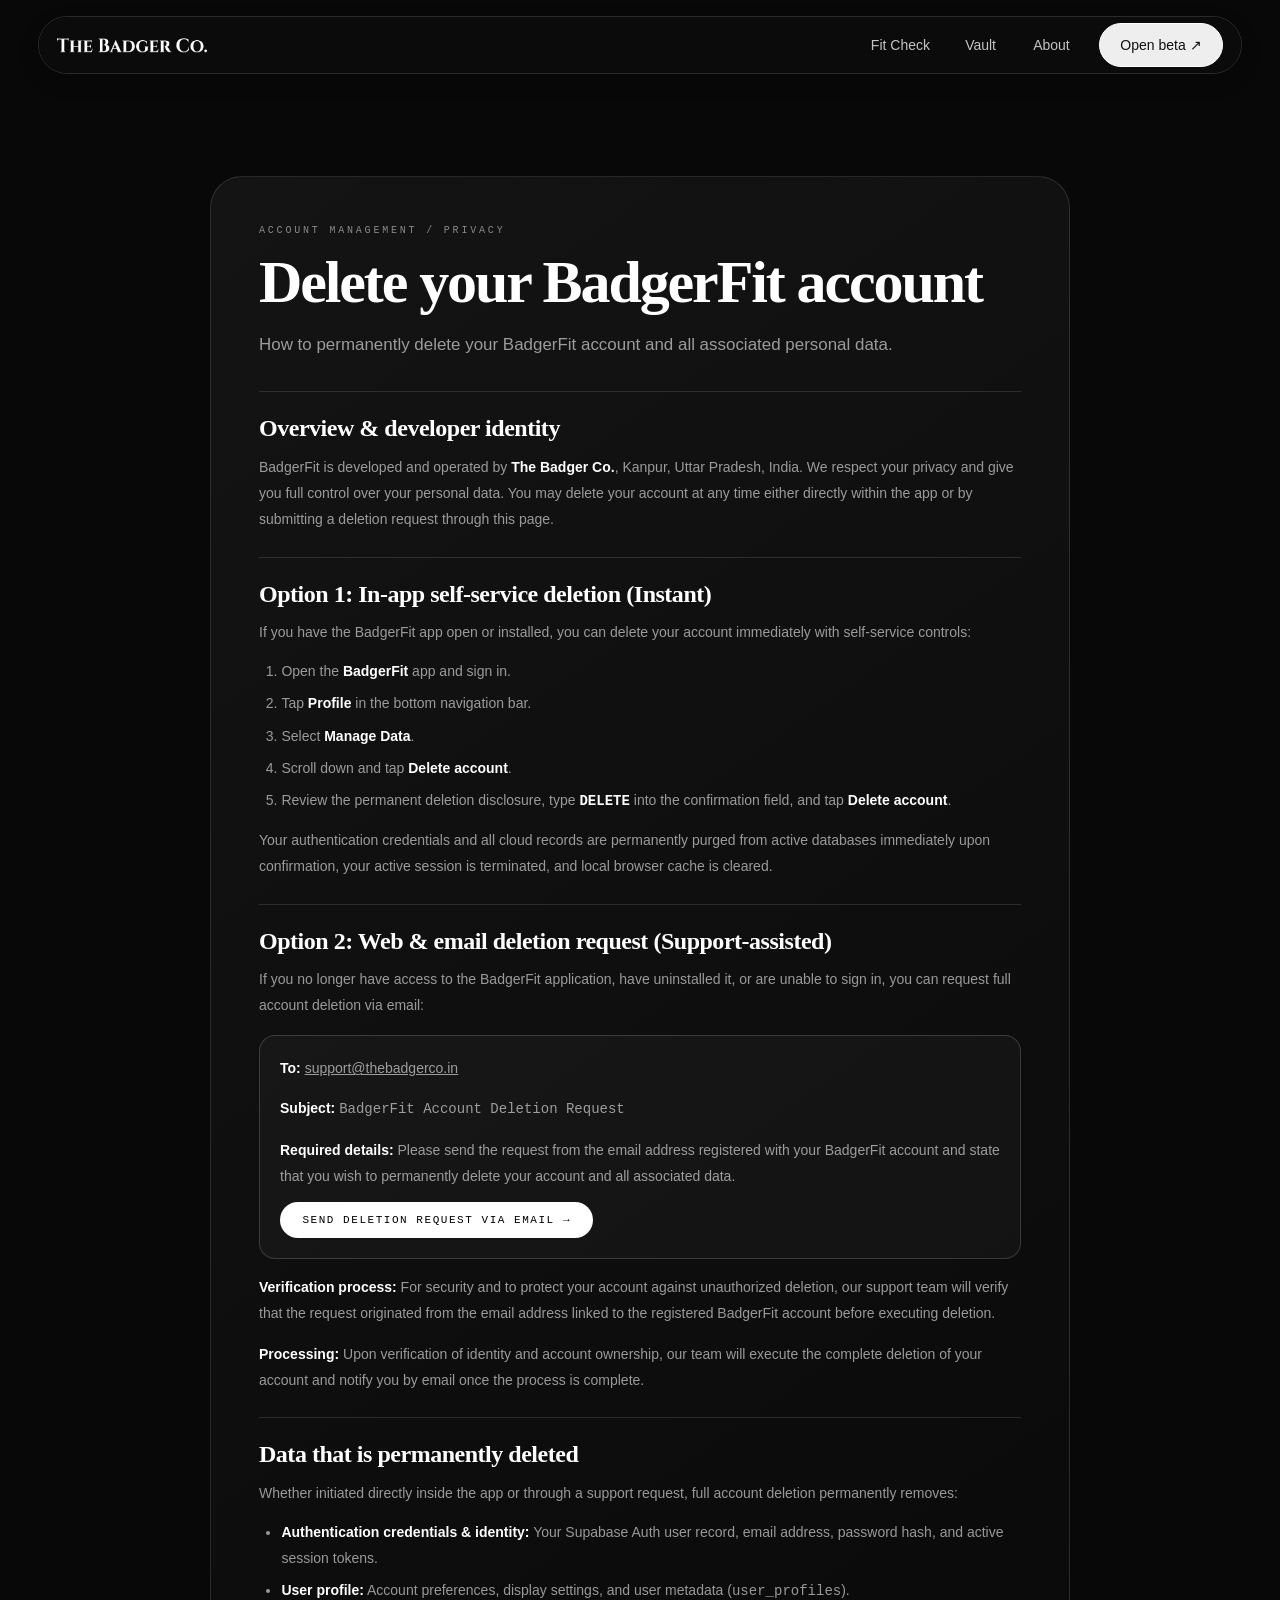
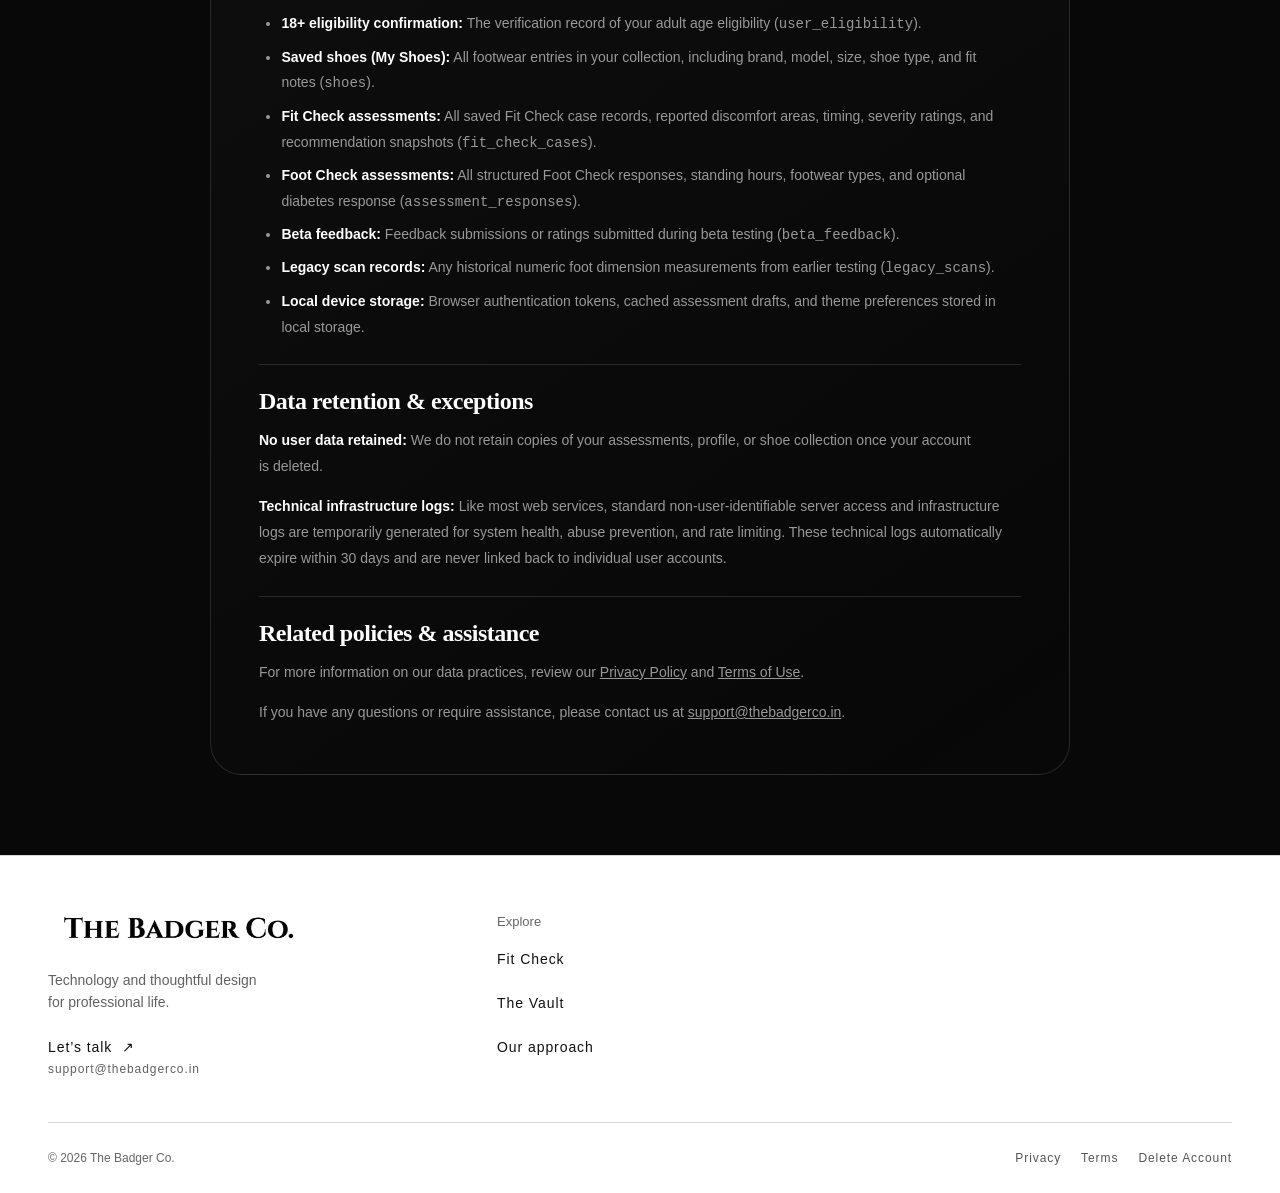
<file: account-deletion.html>
<!DOCTYPE html>
<html lang="en">
<head>
<meta charset="UTF-8">
<meta name="viewport" content="width=device-width, initial-scale=1.0, viewport-fit=cover">
<meta name="theme-color" content="#000000">
<link rel="icon" type="image/png" href="apple-touch-icon.png">
<link rel="apple-touch-icon" href="apple-touch-icon.png">
<title>Account Deletion | BadgerFit — The Badger Co.</title>
<meta name="description" content="Instructions for deleting your BadgerFit account and permanently removing your associated personal data.">
<meta name="robots" content="index, follow">
<link rel="canonical" href="https://thebadgerco.in/account-deletion.html">
<meta property="og:title" content="Account Deletion | BadgerFit — The Badger Co.">
<meta property="og:description" content="Instructions for deleting your BadgerFit account and permanently removing your associated personal data.">
<meta property="og:url" content="https://thebadgerco.in/account-deletion.html">
<meta property="og:type" content="website">
<meta property="og:image" content="https://thebadgerco.in/TBCL.png">
<meta property="og:image:width" content="1920">
<meta property="og:image:height" content="819">
<meta property="og:image:alt" content="The Badger Co. wordmark">
<meta name="twitter:card" content="summary_large_image">
<meta name="twitter:title" content="Account Deletion | BadgerFit — The Badger Co.">
<meta name="twitter:description" content="Instructions for deleting your BadgerFit account and permanently removing your associated personal data.">
<meta name="twitter:image" content="https://thebadgerco.in/TBCL.png">
<link rel="preconnect" href="https://fonts.googleapis.com">
<link href="https://fonts.googleapis.com/css2?family=Libre+Bodoni:ital,wght@0,400;0,500;0,700;1,400&family=Manrope:wght@400;500;600;700&display=swap" rel="stylesheet">
<link rel="stylesheet" href="site-overrides.css">
<link rel="stylesheet" href="site-mobile-overrides.css">
<link rel="stylesheet" href="site-brand.css">
<style>*{box-sizing:border-box;margin:0;padding:0}:root{--bg:#080808;--ink:#fff;--rule:rgba(255,255,255,.12);--muted:rgba(255,255,255,.58);--grey:#8a8a8a}body{background:var(--bg);color:var(--ink);font-family:Inter,sans-serif;line-height:1.6}.tag{font:500 10px 'IBM Plex Mono',monospace;letter-spacing:.28em;text-transform:uppercase;color:var(--grey)}a{color:inherit}:focus-visible{outline:2px solid var(--grey);outline-offset:3px}.shell{padding:11rem clamp(1rem,6vw,6rem) 5rem}.card{max-width:860px;margin:0 auto;border:1px solid var(--rule);border-radius:32px;padding:clamp(1.5rem,4vw,3rem);background:linear-gradient(145deg,rgba(255,255,255,.05),transparent)}h1{font:900 clamp(34px,5vw,60px)/1 'Playfair Display',serif;margin:1rem 0 1.2rem}.lead{max-width:640px;color:var(--muted);font-size:14px;line-height:1.85;margin-bottom:2rem}.section{padding-top:1.5rem;border-top:1px solid var(--rule);margin-top:1.5rem}.section h2{font:700 24px/1.08 'Playfair Display',serif;margin-bottom:.8rem}.section p{font-size:14px;color:var(--muted);line-height:1.85}.section p+p{margin-top:.9rem}.section ol,.section ul{margin:.8rem 0 .8rem 1.4rem;color:var(--muted);font-size:14px;line-height:1.85}.section li{margin-bottom:.4rem}.section strong{color:#fff}.callout-box{border:1px solid rgba(255,255,255,.16);background:rgba(255,255,255,.03);border-radius:16px;padding:1.25rem;margin:1rem 0}.btn-deletion{display:inline-block;font:500 11px 'IBM Plex Mono',monospace;letter-spacing:.14em;text-transform:uppercase;color:#000;background:#fff;border-radius:999px;padding:.78rem 1.4rem;text-decoration:none;margin-top:.75rem}</style>
</head>
<body>
<nav class="site-nav" data-site-nav><a href="index.html" class="nav-logo" aria-label="The Badger Co. home"><picture><source srcset="bflogo.webp" type="image/webp"><img src="bflogo.png" alt="The Badger Co."></picture></a><button class="nav-toggle" type="button" aria-expanded="false" aria-controls="site-menu" aria-label="Open navigation menu" data-nav-toggle>Menu</button><div id="site-menu" class="nav-panel" data-nav-panel><div class="nav-menu" data-nav-menu><div class="nav-head"><button class="nav-close" type="button" aria-label="Close navigation menu" data-nav-close>Close</button></div><div class="nav-links"><a href="badgerfit.html" class="nav-link" data-nav-link>Fit Check</a><a href="vault.html" class="nav-link" data-nav-link>Vault</a><a href="about.html" class="nav-link" data-nav-link>About</a></div><a href="https://badger-eight.vercel.app/" class="nav-cta" data-nav-link>Open beta ↗</a></div></div></nav>
<main class="shell"><section class="card">
  <div class="tag">Account Management / Privacy</div>
  <h1>Delete your BadgerFit account</h1>
  <p class="lead">How to permanently delete your BadgerFit account and all associated personal data.</p>
  <div class="section"><h2>Overview &amp; developer identity</h2><p>BadgerFit is developed and operated by <strong>The Badger Co.</strong>, Kanpur, Uttar Pradesh, India. We respect your privacy and give you full control over your personal data. You may delete your account at any time either directly within the app or by submitting a deletion request through this page.</p></div>
  <div class="section"><h2>Option 1: In-app self-service deletion (Instant)</h2><p>If you have the BadgerFit app open or installed, you can delete your account immediately with self-service controls:</p><ol><li>Open the <strong>BadgerFit</strong> app and sign in.</li><li>Tap <strong>Profile</strong> in the bottom navigation bar.</li><li>Select <strong>Manage Data</strong>.</li><li>Scroll down and tap <strong>Delete account</strong>.</li><li>Review the permanent deletion disclosure, type <strong><code>DELETE</code></strong> into the confirmation field, and tap <strong>Delete account</strong>.</li></ol><p>Your authentication credentials and all cloud records are permanently purged from active databases immediately upon confirmation, your active session is terminated, and local browser cache is cleared.</p></div>
  <div class="section"><h2>Option 2: Web &amp; email deletion request (Support-assisted)</h2><p>If you no longer have access to the BadgerFit application, have uninstalled it, or are unable to sign in, you can request full account deletion via email:</p><div class="callout-box"><p><strong>To:</strong> <a href="mailto:support@thebadgerco.in">support@thebadgerco.in</a></p><p><strong>Subject:</strong> <code>BadgerFit Account Deletion Request</code></p><p><strong>Required details:</strong> Please send the request from the email address registered with your BadgerFit account and state that you wish to permanently delete your account and all associated data.</p><a class="btn-deletion" href="mailto:support@thebadgerco.in?subject=BadgerFit%20Account%20Deletion%20Request&amp;body=Please%20delete%20my%20BadgerFit%20account%20and%20all%20associated%20personal%20data.%0A%0ARegistered%20Email%20Address:%20">Send deletion request via email →</a></div><p><strong>Verification process:</strong> For security and to protect your account against unauthorized deletion, our support team will verify that the request originated from the email address linked to the registered BadgerFit account before executing deletion.</p><p><strong>Processing:</strong> Upon verification of identity and account ownership, our team will execute the complete deletion of your account and notify you by email once the process is complete.</p></div>
  <div class="section"><h2>Data that is permanently deleted</h2><p>Whether initiated directly inside the app or through a support request, full account deletion permanently removes:</p><ul><li><strong>Authentication credentials &amp; identity:</strong> Your Supabase Auth user record, email address, password hash, and active session tokens.</li><li><strong>User profile:</strong> Account preferences, display settings, and user metadata (<code>user_profiles</code>).</li><li><strong>18+ eligibility confirmation:</strong> The verification record of your adult age eligibility (<code>user_eligibility</code>).</li><li><strong>Saved shoes (My Shoes):</strong> All footwear entries in your collection, including brand, model, size, shoe type, and fit notes (<code>shoes</code>).</li><li><strong>Fit Check assessments:</strong> All saved Fit Check case records, reported discomfort areas, timing, severity ratings, and recommendation snapshots (<code>fit_check_cases</code>).</li><li><strong>Foot Check assessments:</strong> All structured Foot Check responses, standing hours, footwear types, and optional diabetes response (<code>assessment_responses</code>).</li><li><strong>Beta feedback:</strong> Feedback submissions or ratings submitted during beta testing (<code>beta_feedback</code>).</li><li><strong>Legacy scan records:</strong> Any historical numeric foot dimension measurements from earlier testing (<code>legacy_scans</code>).</li><li><strong>Local device storage:</strong> Browser authentication tokens, cached assessment drafts, and theme preferences stored in local storage.</li></ul></div>
  <div class="section"><h2>Data retention &amp; exceptions</h2><p><strong>No user data retained:</strong> We do not retain copies of your assessments, profile, or shoe collection once your account is deleted.</p><p><strong>Technical infrastructure logs:</strong> Like most web services, standard non-user-identifiable server access and infrastructure logs are temporarily generated for system health, abuse prevention, and rate limiting. These technical logs automatically expire within 30 days and are never linked back to individual user accounts.</p></div>
  <div class="section"><h2>Related policies &amp; assistance</h2><p>For more information on our data practices, review our <a href="privacy.html">Privacy Policy</a> and <a href="terms.html">Terms of Use</a>.</p><p>If you have any questions or require assistance, please contact us at <a href="mailto:support@thebadgerco.in">support@thebadgerco.in</a>.</p></div>
</section></main>
<footer class="site-footer footer-v2" id="site-footer"><div class="footer-v2-main"><div class="footer-v2-brand"><a href="index.html" class="footer-v2-logo" aria-label="The Badger Co. home"><img src="TBCL.webp" alt="The Badger Co." width="1920" height="819" loading="lazy" decoding="async"></a><p>Technology and thoughtful design <br>for professional life.</p><a class="footer-v2-contact" href="mailto:support@thebadgerco.in">Let’s talk <span aria-hidden="true">↗</span><span>support@thebadgerco.in</span></a></div><nav class="footer-v2-explore" aria-label="Footer navigation"><h2>Explore</h2><a href="badgerfit.html">Fit Check</a><a href="vault.html">The Vault</a><a href="about.html">Our approach</a></nav></div><div class="footer-v2-bottom"><p class="footer-v2-copyright">© 2026 The Badger Co.</p><div class="footer-v2-legal"><a href="privacy.html">Privacy</a><a href="terms.html">Terms</a><a href="account-deletion.html">Delete Account</a></div></div></footer>
<script src="site-navigation.js"></script><script src="site-mobile-enhancements.js"></script>
</body>
</html>
</file>
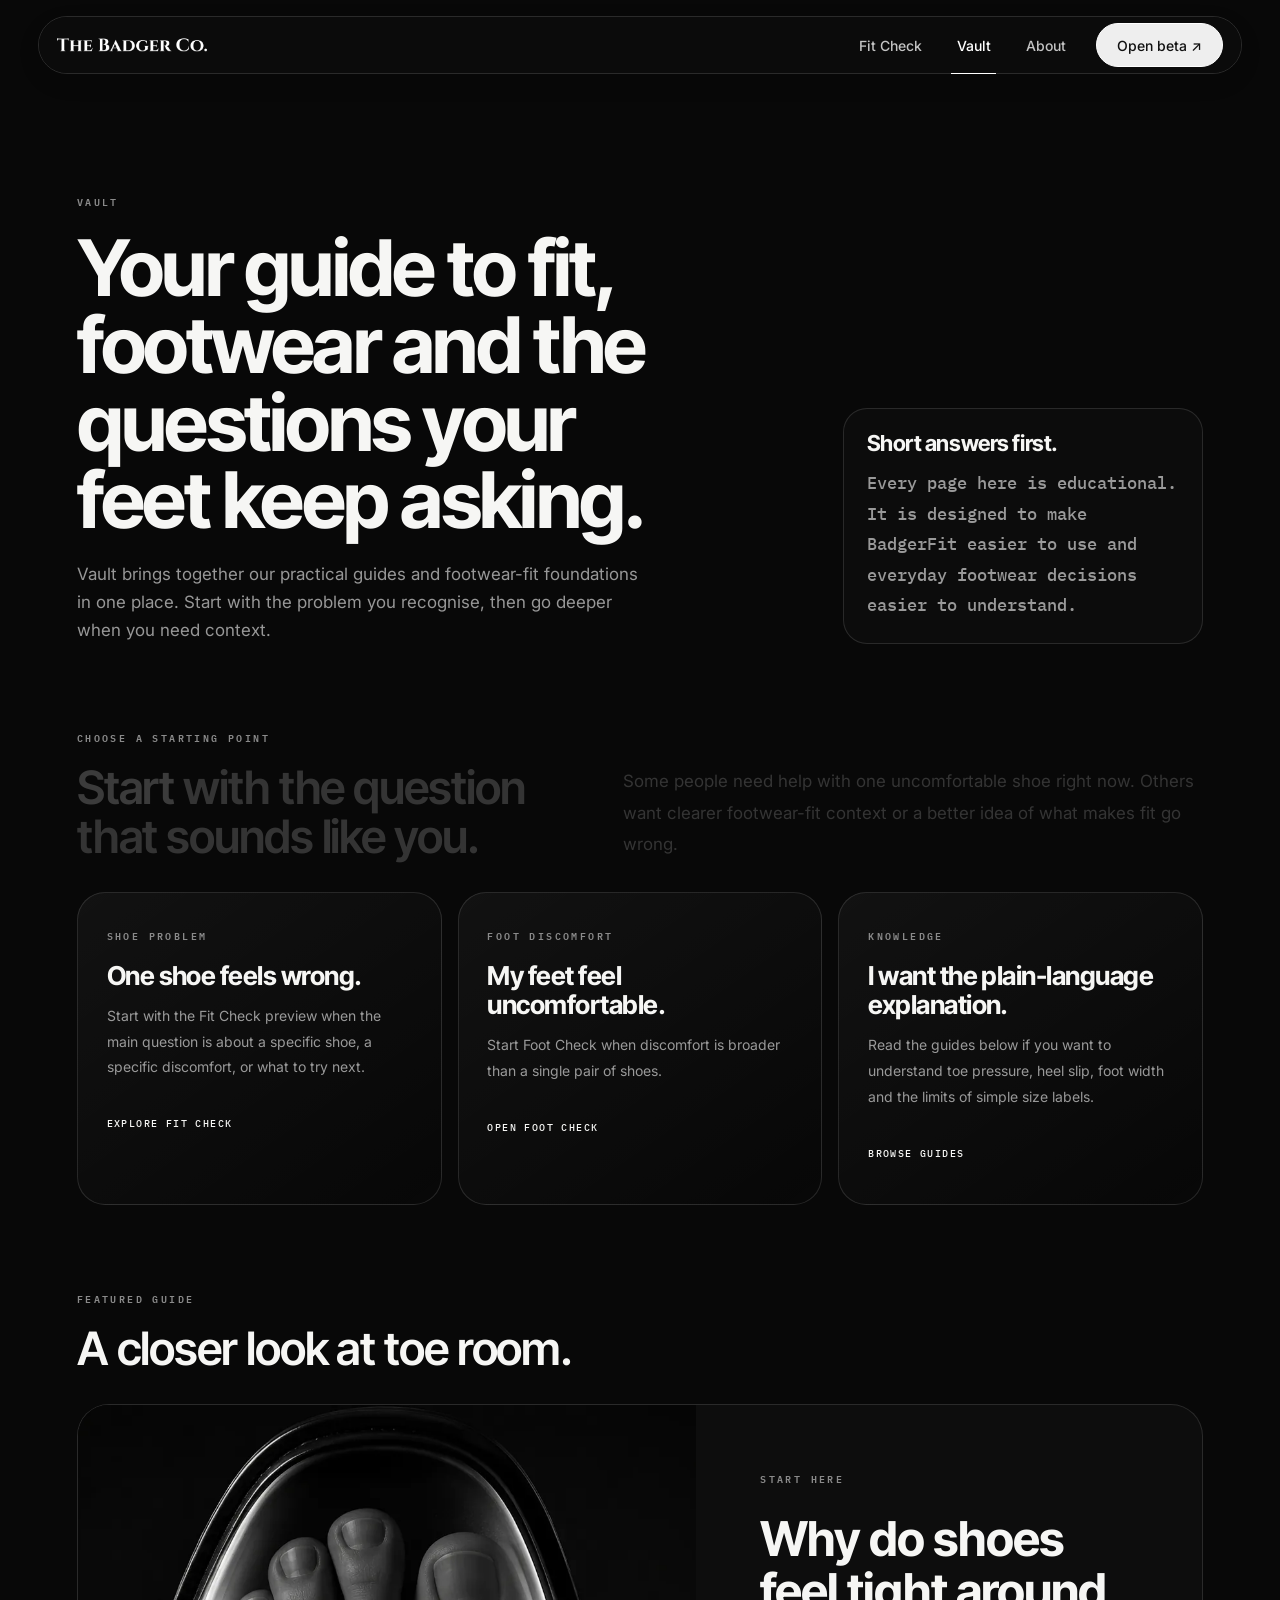
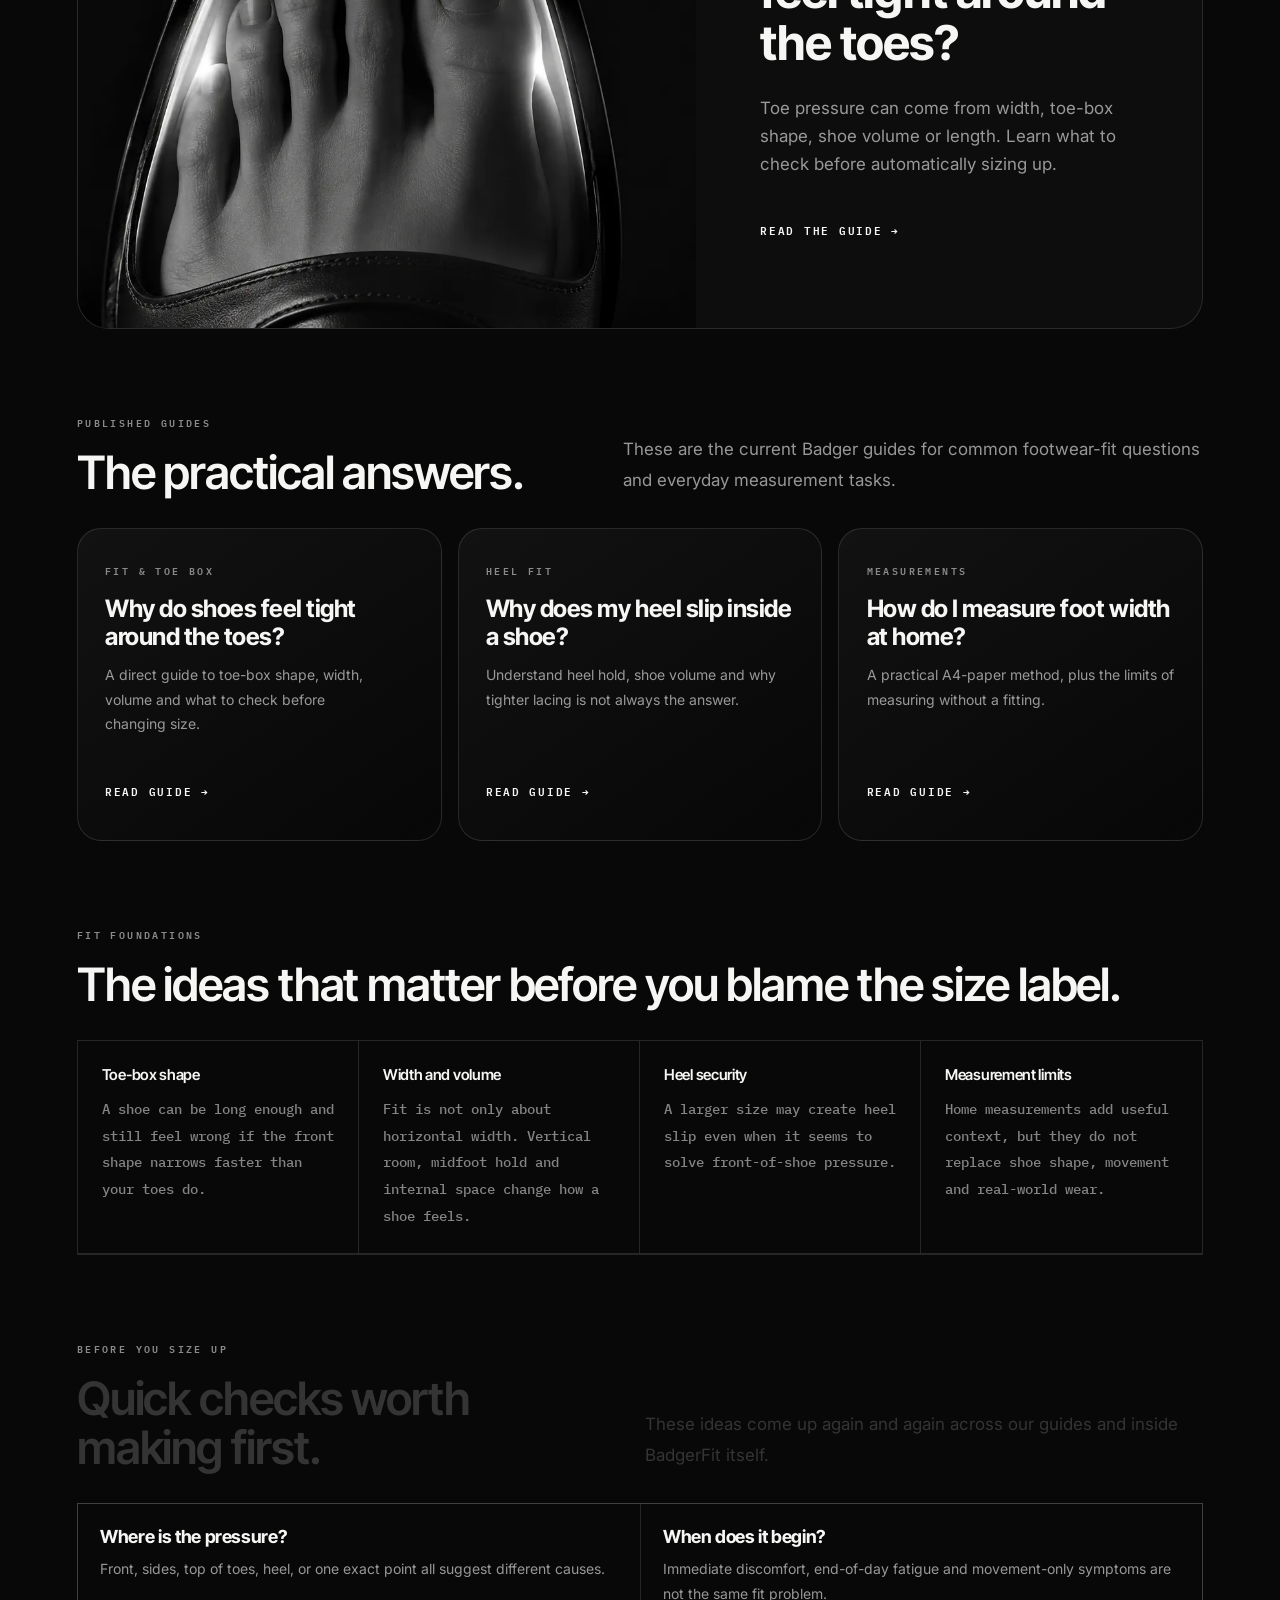
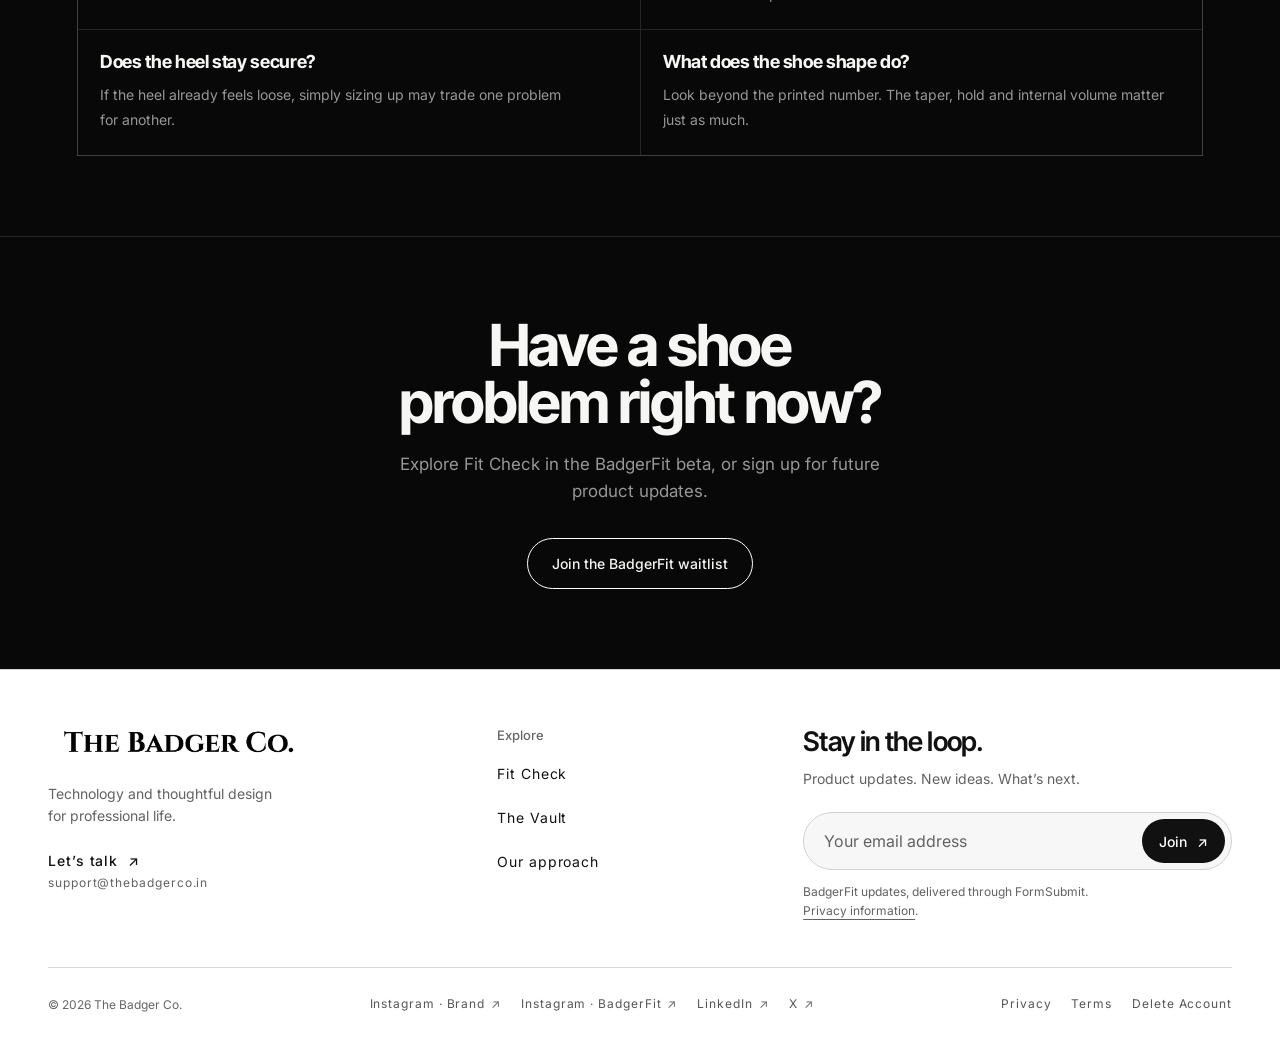
<file: badger-hub.html>
<!DOCTYPE html>
<html lang="en">
<head><!-- Google tag (gtag.js) -->
<script async src="https://www.googletagmanager.com/gtag/js?id=G-2H156JFLJL"></script>
<script>window.dataLayer=window.dataLayer||[];function gtag(){dataLayer.push(arguments);}gtag('js',new Date());gtag('config','G-2H156JFLJL');</script>
<meta charset="UTF-8">
<meta http-equiv="refresh" content="0; url=vault.html">
<meta name="viewport" content="width=device-width, initial-scale=1.0, viewport-fit=cover">
<meta name="theme-color" content="#000000">
<title>Redirecting to Vault | The Badger Co.</title>
<link rel="canonical" href="https://thebadgerco.in/vault.html">
<meta name="robots" content="noindex, follow">
<script>window.location.replace("vault.html");</script>
<style>body{background:#000;color:#fff;font-family:Manrope,Arial,sans-serif;display:grid;place-items:center;min-height:100vh;margin:0;padding:1.5rem;text-align:center}a{color:#fff}</style>
</head>
<body>
  <main>
    <p>Redirecting to <a href="vault.html">Vault</a>.</p>
  </main>
</body>
</html>
</file>
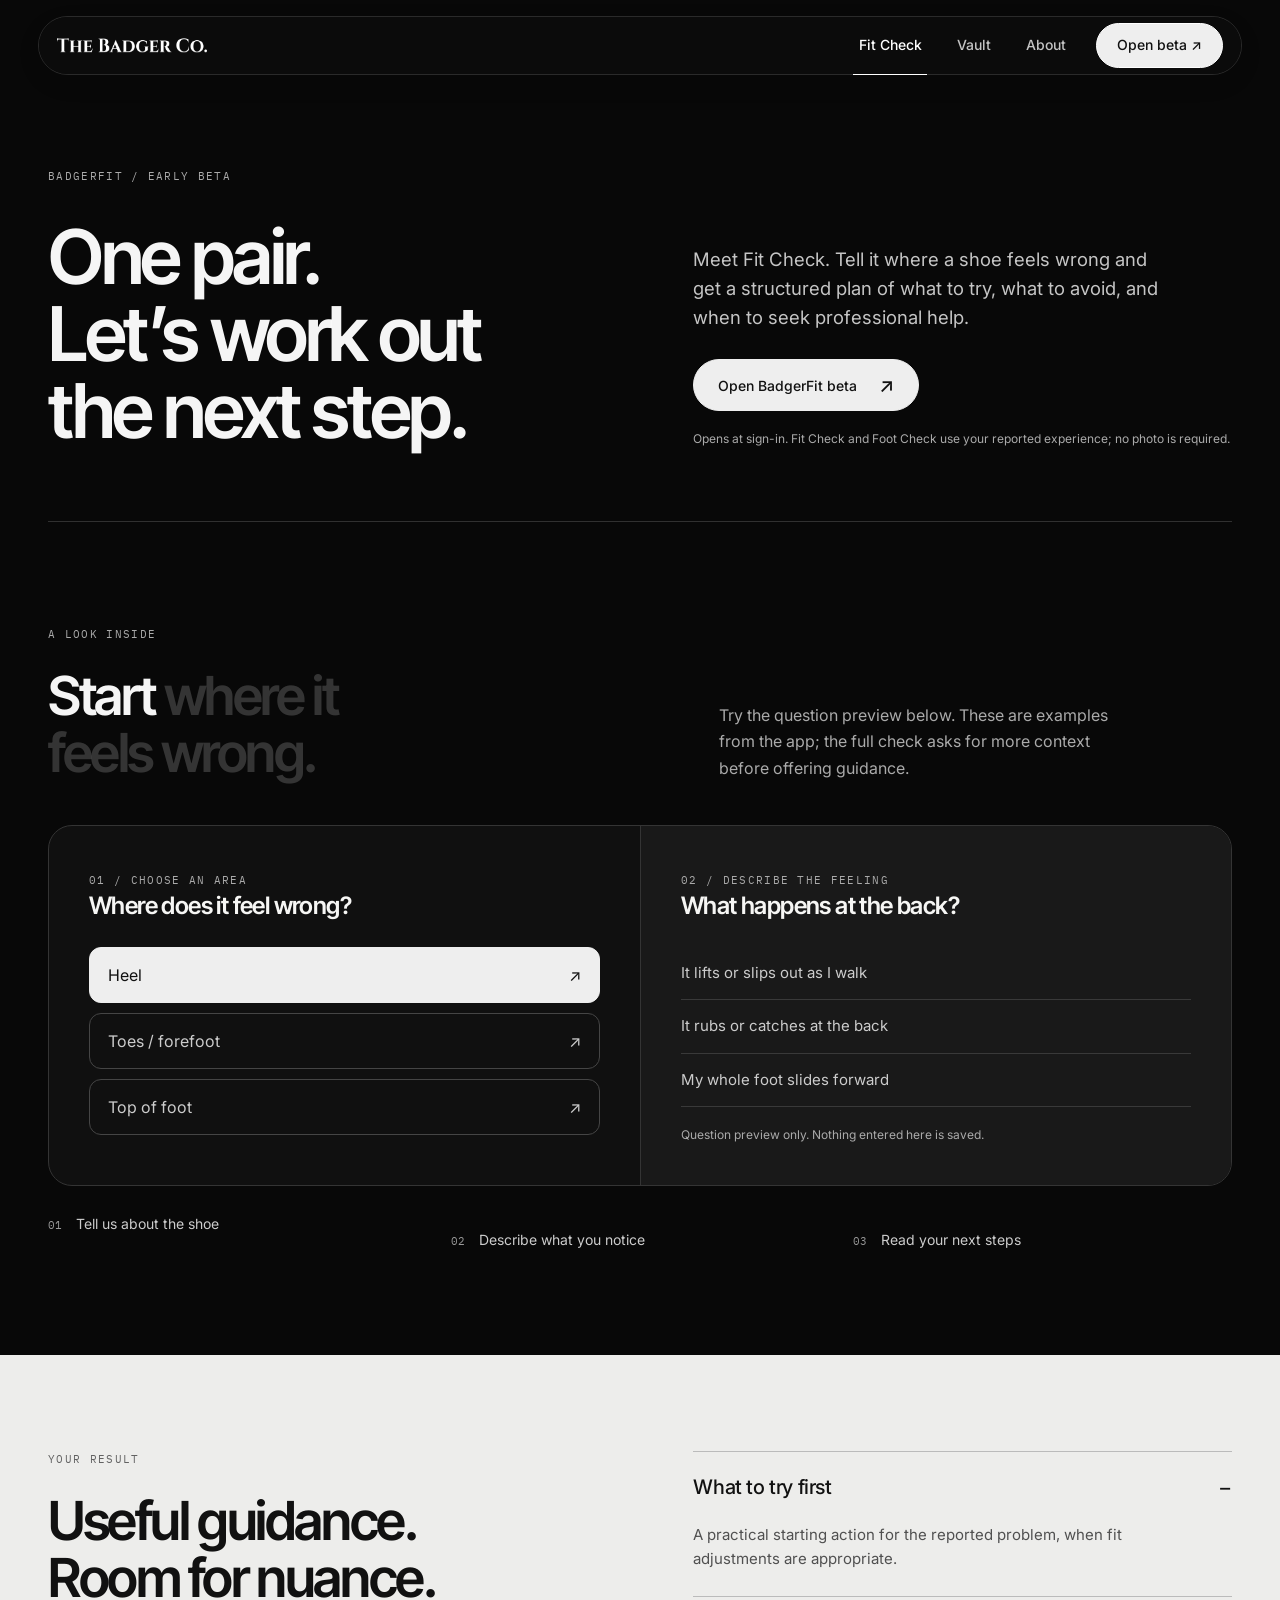
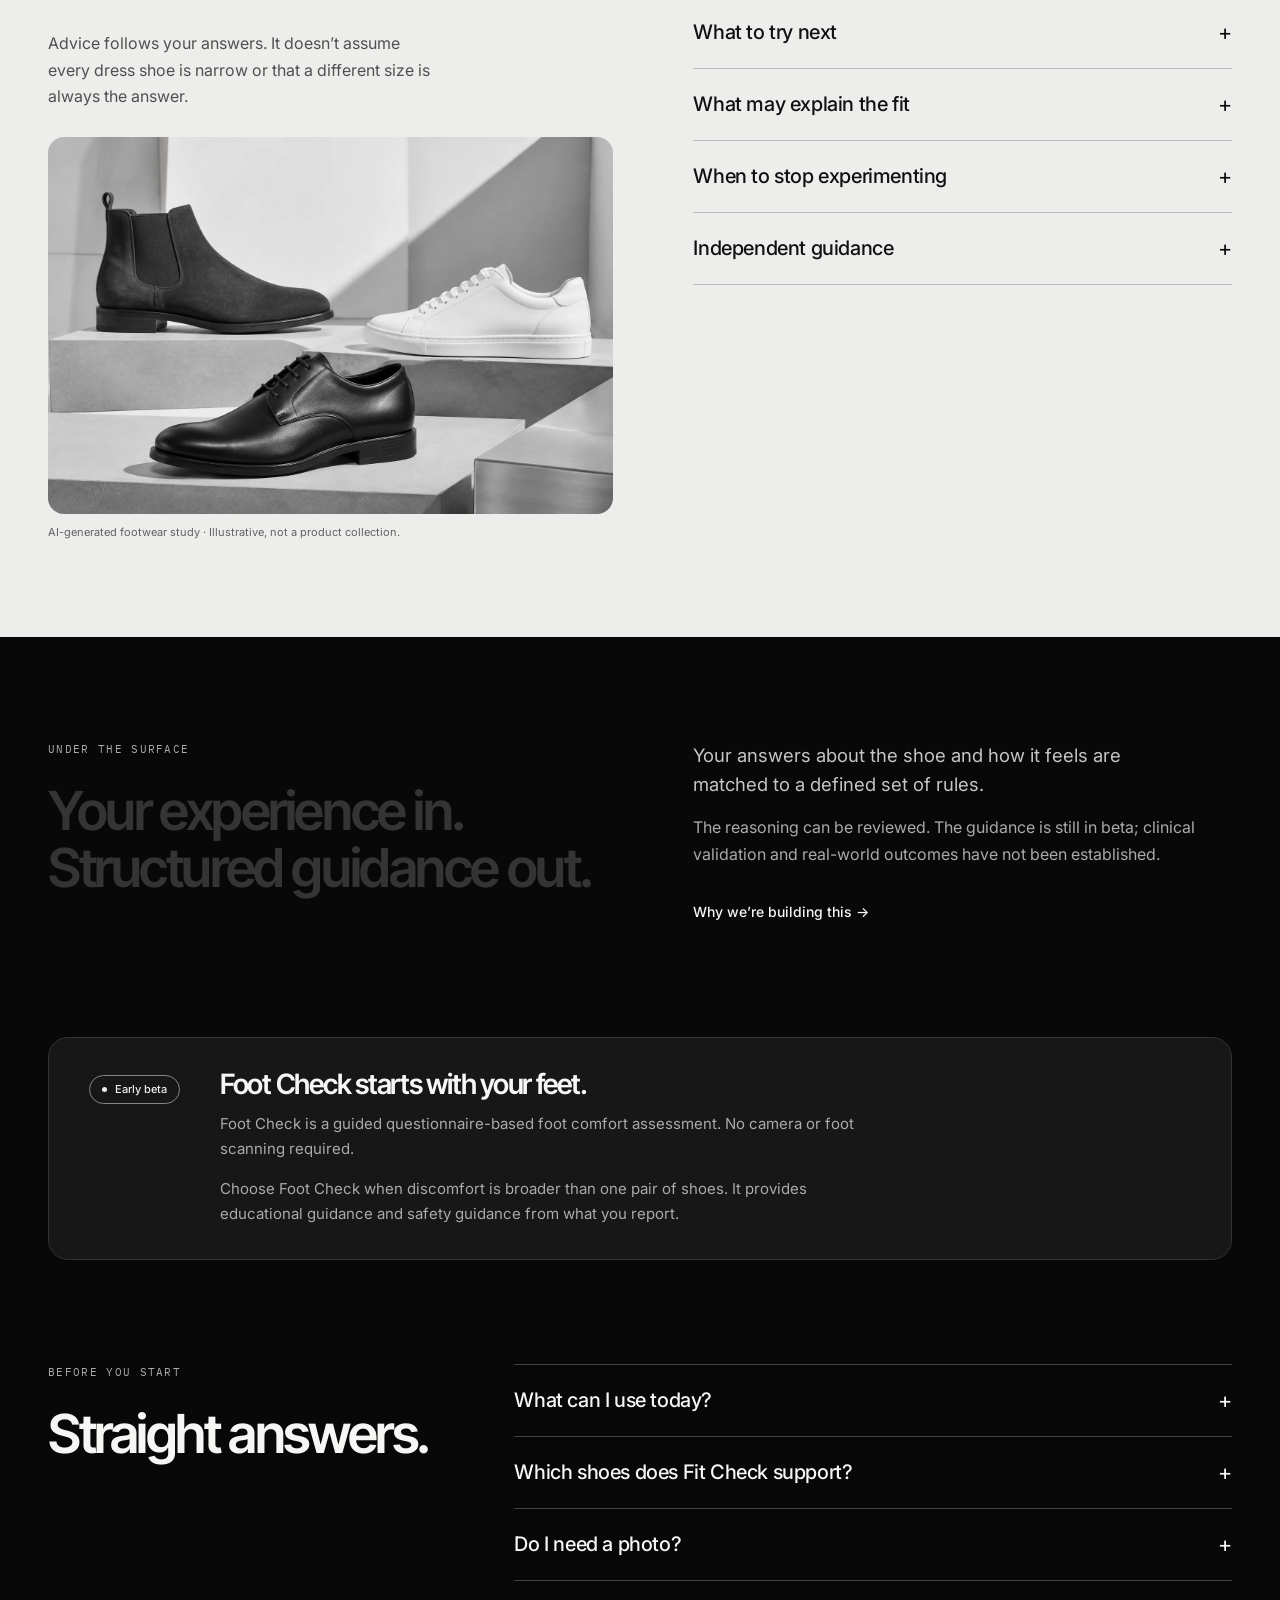
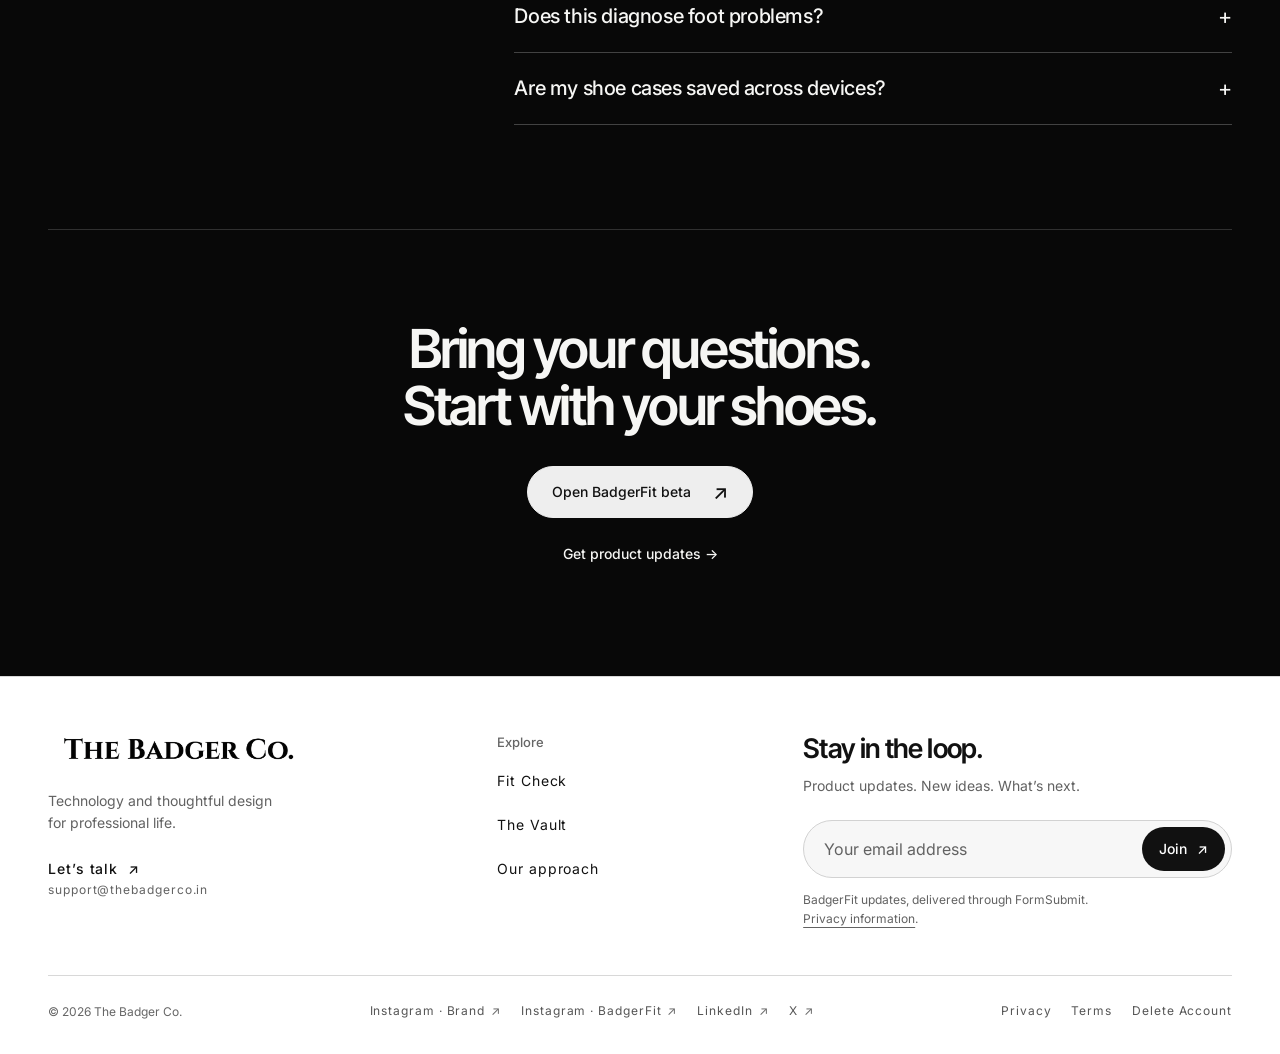
<file: badgerfit.html>
<!DOCTYPE html>
<html lang="en">
<head><!-- Google tag (gtag.js) -->
<script async src="https://www.googletagmanager.com/gtag/js?id=G-2H156JFLJL"></script>
<script>window.dataLayer=window.dataLayer||[];function gtag(){dataLayer.push(arguments);}gtag('js',new Date());gtag('config','G-2H156JFLJL');</script>
<meta charset="UTF-8">
<meta name="viewport" content="width=device-width, initial-scale=1.0, viewport-fit=cover">
<meta name="theme-color" content="#000000">
<link rel="icon" type="image/png" href="apple-touch-icon.png">
<link rel="apple-touch-icon" href="apple-touch-icon.png">
<title>Fit Check | BadgerFit by The Badger Co.</title>
<meta name="description" content="Meet Fit Check by BadgerFit. Describe an uncomfortable shoe and explore what to try first, what to avoid, and when to seek professional help. Early beta.">
<meta name="robots" content="index, follow">
<link rel="canonical" href="https://thebadgerco.in/badgerfit.html">
<meta property="og:title" content="Fit Check | BadgerFit by The Badger Co.">
<meta property="og:description" content="Meet Fit Check by BadgerFit. Describe an uncomfortable shoe and explore what to try first, what to avoid, and when to seek professional help. Early beta.">
<meta property="og:url" content="https://thebadgerco.in/badgerfit.html">
<meta property="og:type" content="website">
<meta property="og:image" content="https://thebadgerco.in/TBCL.png">
<meta property="og:image:width" content="1920">
<meta property="og:image:height" content="819">
<meta property="og:image:alt" content="The Badger Co. wordmark">
<meta name="twitter:card" content="summary_large_image">
<meta name="twitter:title" content="Fit Check | BadgerFit by The Badger Co.">
<meta name="twitter:description" content="Meet Fit Check by BadgerFit. Describe an uncomfortable shoe and explore what to try first, what to avoid, and when to seek professional help. Early beta.">
<meta name="twitter:image" content="https://thebadgerco.in/TBCL.png">
<link rel="preconnect" href="https://fonts.googleapis.com">
<link href="https://fonts.googleapis.com/css2?family=IBM+Plex+Mono:wght@400;500&family=Inter:wght@400;500;600&family=Inter+Tight:wght@600;700&display=swap" rel="stylesheet">
<style>
*{box-sizing:border-box;margin:0;padding:0}
:root{--blk:#000;--wht:#fff;--rule:rgba(255,255,255,.1);--muted:rgba(255,255,255,.58);--grey:#8A8A8A}
html{scroll-behavior:smooth}
@media(prefers-reduced-motion:reduce){*{transition-duration:.01ms!important;animation-duration:.01ms!important;animation-iteration-count:1!important}}
body{background:var(--blk);color:var(--wht);font-family:'Inter',sans-serif;overflow-x:hidden;line-height:1.5;animation:pageFadeIn .4s ease both}
@keyframes pageFadeIn{from{opacity:0}to{opacity:1}}
.serif{font-family:'Playfair Display',serif}.mono{font-family:'IBM Plex Mono',monospace}
.tag{font-family:'IBM Plex Mono',monospace;font-size:10px;letter-spacing:.3em;text-transform:uppercase;color:rgba(255,255,255,.6)}
a{color:inherit}:focus-visible{outline:1.5px solid var(--grey);outline-offset:3px}
nav{position:fixed;top:0;left:0;right:0;z-index:100;display:flex;justify-content:space-between;align-items:center;padding:1.25rem 1.75rem;border-bottom:.5px solid var(--rule);background:rgba(0,0,0,.94);backdrop-filter:blur(8px)}
.nav-logo{font-family:'Playfair Display',serif;font-size:11px;letter-spacing:.4em;text-transform:uppercase;color:var(--wht);text-decoration:none}
.nav-toggle{display:none;background:transparent;border:.5px solid var(--rule);color:var(--wht);font-family:'IBM Plex Mono',monospace;font-size:10px;letter-spacing:.15em;text-transform:uppercase;padding:.55rem .9rem;cursor:pointer}
.nav-panel{display:flex;align-items:center;gap:1.75rem}.nav-links{display:flex;gap:1.75rem;align-items:center}
.nav-link{font-family:'IBM Plex Mono',monospace;font-size:10px;letter-spacing:.18em;text-transform:uppercase;color:rgba(255,255,255,.5);text-decoration:none;position:relative}
.nav-link.active,.nav-link:hover{color:var(--wht)}
.nav-cta{font-family:'IBM Plex Mono',monospace;font-size:10px;letter-spacing:.18em;text-transform:uppercase;color:var(--blk);background:var(--wht);padding:.7rem 1.3rem;text-decoration:none;white-space:nowrap;border-radius:999px}
.nav-close{display:none}
@media(max-width:900px){.nav-toggle{display:block}.nav-panel{position:fixed;top:0;left:0;right:0;bottom:0;background:#000;flex-direction:column;justify-content:center;align-items:flex-start;padding:6rem 2rem 2rem;gap:2rem;transform:translateX(100%);transition:transform .3s ease;z-index:200}.nav-panel.open{transform:translateX(0)}.nav-links{flex-direction:column;gap:1.75rem;align-items:flex-start;width:100%}.nav-link{font-size:14px}.nav-cta{width:100%;text-align:center;padding:1rem}.nav-close{display:block;position:absolute;top:1.5rem;right:1.75rem;background:none;border:.5px solid var(--rule);color:var(--wht);font-family:'IBM Plex Mono',monospace;font-size:10px;padding:.55rem .9rem;cursor:pointer}}
.page-header{padding:9.5rem clamp(1.25rem,6vw,6rem) 4rem;border-bottom:.5px solid var(--rule)}
.page-header-inner{max-width:1120px;margin:0 auto;display:grid;grid-template-columns:minmax(0,1fr) minmax(260px,.85fr);gap:2rem;align-items:end}
.page-title{font-family:'Playfair Display',serif;font-size:clamp(34px,5.5vw,64px);font-weight:900;line-height:1.02;margin:1rem 0 1.2rem}
.page-sub{font-size:14px;color:var(--muted);max-width:560px;line-height:1.85}
.header-note{padding:1.35rem;border:1px solid var(--rule);border-radius:24px;background:rgba(255,255,255,.02)}
.header-note h2{font-family:'Playfair Display',serif;font-size:24px;font-weight:700;line-height:1.08;margin-bottom:.7rem}
.header-note p{font-size:12px;color:var(--muted);line-height:1.8}
.page-header-visual{margin-top:2rem;width:min(100%,320px)}
.page-header-visual img{display:block;width:100%;height:auto;filter:drop-shadow(0 28px 70px rgba(0,0,0,.5))}
.sec{padding:4.5rem clamp(1.25rem,6vw,6rem);border-bottom:.5px solid var(--rule)}
.sec>*{max-width:1120px;margin-left:auto;margin-right:auto}
.sec-hd{display:flex;justify-content:space-between;align-items:flex-start;margin-bottom:1.8rem;gap:1rem;flex-wrap:wrap}
.sec-title{font-family:'Playfair Display',serif;font-size:clamp(24px,3.5vw,40px);font-weight:900;line-height:1.06;max-width:660px}
.sec-n{font-family:'IBM Plex Mono',monospace;font-size:10px;color:rgba(255,255,255,.25);letter-spacing:.3em}
.body-copy{font-size:14px;color:var(--muted);line-height:1.85;max-width:680px}
.two-col{display:grid;grid-template-columns:1fr 1fr;border:.5px solid var(--rule)}
.col{padding:1.75rem;border-right:.5px solid var(--rule)}
.col:last-child{border-right:none}
.col-title{font-family:'Playfair Display',serif;font-size:20px;font-weight:700;margin-bottom:.9rem}
.feature-grid{display:grid;grid-template-columns:repeat(3,1fr);gap:1rem}
.feature-card{border:1px solid var(--rule);border-radius:24px;padding:1.5rem;background:linear-gradient(145deg,rgba(255,255,255,.04),transparent)}
.feature-card h3{font-family:'Playfair Display',serif;font-size:22px;font-weight:700;line-height:1.08;margin:.8rem 0}
.feature-card p{font-size:12px;color:var(--muted);line-height:1.8}
.ledger{border:.5px solid var(--rule)}
.ledger-row{display:grid;grid-template-columns:220px 1fr;border-bottom:.5px solid var(--rule)}
.ledger-row:last-child{border-bottom:none}
.ledger-key{padding:1rem 1.2rem;border-right:.5px solid var(--rule);font-family:'IBM Plex Mono',monospace;font-size:10px;letter-spacing:.14em;text-transform:uppercase;color:rgba(255,255,255,.46)}
.ledger-val{padding:1rem 1.2rem;font-size:12px;color:var(--muted);line-height:1.8}
.info-grid{display:grid;grid-template-columns:1fr 1fr;gap:1.25rem}
.info-card{border:1px solid var(--rule);border-radius:18px;background:rgba(255,255,255,.03);padding:1.75rem;transition:border-color .2s ease,background-color .2s ease}
.info-card:hover{border-color:rgba(255,255,255,.22);background:rgba(255,255,255,.05)}
.info-card-title{font-family:'Playfair Display',serif;font-size:18px;font-weight:700;line-height:1.25;margin-bottom:.75rem}
.info-card-body{font-size:13px;color:var(--muted);line-height:1.85}
@media(min-width:901px){.info-card-full{grid-column:1 / -1}}
@media(max-width:900px){.info-grid{grid-template-columns:1fr}}
.wyg-accordion{display:flex;flex-direction:column;gap:.75rem}
.wyg-item{border:.5px solid var(--rule);border-radius:14px;overflow:hidden;background:rgba(255,255,255,.015)}
.wyg-heading{margin:0}
.wyg-trigger{display:flex;align-items:center;justify-content:space-between;gap:1rem;width:100%;padding:1.15rem 1.35rem;background:transparent;border:none;color:var(--wht);text-align:left;cursor:pointer;font-family:'Playfair Display',serif;font-size:16px;font-weight:700;line-height:1.3}
.wyg-trigger:hover{background:rgba(255,255,255,.035)}
.wyg-trigger:focus-visible{outline:1.5px solid var(--grey);outline-offset:-3px}
.wyg-title{flex:1}
.wyg-icon{position:relative;width:14px;height:14px;flex:0 0 14px}
.wyg-icon::before,.wyg-icon::after{content:'';position:absolute;inset:0;margin:auto;background:rgba(255,255,255,.55);transition:transform .3s ease,background .2s ease}
.wyg-icon::before{width:100%;height:1px}
.wyg-icon::after{width:1px;height:100%}
.wyg-item.is-open .wyg-icon::after{transform:scaleY(0)}
.wyg-item.is-open .wyg-icon::before,.wyg-item.is-open .wyg-icon::after{background:var(--wht)}
.wyg-panel{display:grid;grid-template-rows:0fr;overflow:hidden;transition:grid-template-rows .35s ease}
.wyg-item.is-open .wyg-panel{grid-template-rows:1fr;border-top:.5px solid var(--rule)}
.wyg-panel-inner{overflow:hidden;min-height:0}
.wyg-panel-text{margin:0;padding:1.1rem 1.35rem 1.3rem;font-size:13px;color:var(--muted);line-height:1.8}
.hiw-accordion{display:flex;flex-direction:column;gap:1rem}
.hiw-item{border:.5px solid var(--rule);border-radius:18px;overflow:hidden;background:rgba(255,255,255,.015)}
.hiw-heading{margin:0}
.hiw-trigger{display:flex;align-items:center;justify-content:space-between;gap:1.25rem;width:100%;padding:1.6rem 1.75rem;background:transparent;border:none;color:var(--wht);text-align:left;cursor:pointer}
.hiw-trigger:hover{background:rgba(255,255,255,.035)}
.hiw-trigger:focus-visible{outline:1.5px solid var(--grey);outline-offset:-3px}
.hiw-heading-text{flex:1}
.hiw-kicker{display:block;margin-bottom:.5rem}
.hiw-title{display:block;font-family:'Playfair Display',serif;font-size:clamp(20px,3vw,28px);font-weight:900;line-height:1.15}
.hiw-icon{position:relative;width:16px;height:16px;flex:0 0 16px}
.hiw-icon::before,.hiw-icon::after{content:'';position:absolute;inset:0;margin:auto;background:rgba(255,255,255,.55);transition:transform .3s ease,background .2s ease}
.hiw-icon::before{width:100%;height:1px}
.hiw-icon::after{width:1px;height:100%}
.hiw-item.is-open .hiw-icon::after{transform:scaleY(0)}
.hiw-item.is-open .hiw-icon::before,.hiw-item.is-open .hiw-icon::after{background:var(--wht)}
.hiw-panel{display:grid;grid-template-rows:0fr;overflow:hidden;transition:grid-template-rows .35s ease}
.hiw-item.is-open .hiw-panel{grid-template-rows:1fr;border-top:.5px solid var(--rule)}
.hiw-panel-inner{overflow:hidden;min-height:0}
.hiw-panel-content{padding:1.75rem}
.hiw-panel-content .feature-grid{margin:0}
.hiw-panel-content .disclaimer{margin-top:1.4rem}
.faq{border:.5px solid var(--rule)}
.faq-row{padding:1.4rem;border-bottom:.5px solid var(--rule)}
.faq-row:last-child{border-bottom:none}
.faq-q{font-family:'Playfair Display',serif;font-size:16px;font-weight:700;margin-bottom:.55rem}
.faq-a{font-size:12px;color:var(--muted);line-height:1.8}
.btn{display:inline-block;font-family:'IBM Plex Mono',monospace;font-size:10px;letter-spacing:.18em;text-transform:uppercase;padding:1rem 1.45rem;text-decoration:none;border:.5px solid var(--wht);border-radius:999px;color:var(--wht);background:transparent}
.btn:hover{background:var(--wht);color:var(--blk)}
.disclaimer{font-family:'IBM Plex Mono',monospace;font-size:10px;color:rgba(255,255,255,.34);letter-spacing:.08em;line-height:1.8}
footer{padding:2rem 1.25rem;display:flex;justify-content:space-between;align-items:center;border-top:.5px solid var(--rule);flex-wrap:wrap;gap:1rem}
.ft-logo{font-family:'Playfair Display',serif;font-size:10px;letter-spacing:.35em;text-transform:uppercase;color:var(--muted)}
.ft-links{display:flex;gap:1.25rem;flex-wrap:wrap}
.ft-link{font-family:'IBM Plex Mono',monospace;font-size:10px;letter-spacing:.12em;text-transform:uppercase;color:rgba(255,255,255,.3);text-decoration:none}
.ft-copy{font-family:'IBM Plex Mono',monospace;font-size:10px;color:rgba(255,255,255,.2)}
@media(max-width:900px){.page-header-inner,.two-col,.feature-grid,.ledger-row{grid-template-columns:1fr}.col,.ledger-key{border-right:none;border-bottom:.5px solid var(--rule)}.ledger-key{padding-bottom:.7rem}.ledger-val{padding-top:.2rem}.header-note{justify-self:stretch}}
.nav-toggle,.nav-close{min-width:44px;min-height:44px}
@media(max-width:900px){.nav-panel{visibility:hidden}.nav-panel.open{visibility:visible}.nav-link{min-height:44px;display:flex;align-items:center}.ft-link{min-height:44px;display:inline-flex;align-items:center}}
@media(prefers-reduced-motion:reduce){html{scroll-behavior:auto!important}}
@media(min-width:901px){nav{top:1rem;left:clamp(1rem,3vw,2.5rem);right:clamp(1rem,3vw,2.5rem);max-width:1280px;margin:0 auto;padding:.78rem .85rem .78rem 1.35rem;border:1px solid rgba(255,255,255,.13);border-radius:999px;background:rgba(10,10,10,.84);box-shadow:0 16px 48px rgba(0,0,0,.28)}}
@media(max-width:900px){nav{top:.75rem;left:.75rem;right:.75rem;padding:.7rem 1rem;border:1px solid rgba(255,255,255,.13);border-radius:16px;background:rgba(10,10,10,.92)}.nav-panel{border-radius:0}.sec,.page-header{padding-left:1rem;padding-right:1rem}}
.nav-logo{display:block;width:150px;height:38px;flex:0 0 150px;font-size:0!important;letter-spacing:0!important;overflow:hidden}
</style>
<link rel="stylesheet" href="site-overrides.css">
<link rel="stylesheet" href="site-mobile-overrides.css">
<link rel="stylesheet" href="site-brand.css">
</head>
<body>
<a href="#main-content" class="brand-skip">Skip to content</a>
<nav class="site-nav" data-site-nav>
  <a href="index.html" class="nav-logo serif" aria-label="The Badger Co. home"><picture><source srcset="bflogo.webp" type="image/webp"><img src="bflogo.png" alt="The Badger Co."></picture></a>
  <button class="nav-toggle mono" type="button" aria-expanded="false" aria-controls="site-menu" aria-label="Open navigation menu" data-nav-toggle>Menu</button>
  <div id="site-menu" class="nav-panel" data-nav-panel>
    <div class="nav-menu" data-nav-menu>
      <div class="nav-head">
        <button class="nav-close mono" type="button" aria-label="Close navigation menu" data-nav-close>Close</button>
      </div>
      <div class="nav-links">
        <a href="badgerfit.html" class="nav-link mono" aria-current="page" data-nav-link>Fit Check</a>
        <a href="vault.html" class="nav-link mono" data-nav-link>Vault</a>
        <a href="about.html" class="nav-link mono" data-nav-link>About</a>
      </div>
      <a href="https://badger-eight.vercel.app/" class="nav-cta" data-nav-link>Open beta ↗</a>
    </div>
  </div>
</nav>
<main id="main-content" class="brand-main">
  <header class="brand-product-hero brand-wrap" id="fit-check"><p class="brand-kicker">BadgerFit / Early beta</p><h1 data-word-reveal-hero>One pair.<br>Let’s work out<br>the next step.</h1><div><p class="brand-lead">Meet Fit Check. Tell it where a shoe feels wrong and get a structured plan of what to try, what to avoid, and when to seek professional help.</p><a class="brand-button" href="https://badger-eight.vercel.app/">Open BadgerFit beta <span aria-hidden="true">↗</span></a><p class="brand-small">Opens at sign-in. Fit Check and Foot Check use your reported experience; no photo is required.</p></div></header>
  <section class="brand-section brand-wrap" id="inside"><div class="brand-section-head"><p class="brand-kicker">A look inside</p><h2 data-word-reveal>Start where it<br>feels wrong.</h2><p>Try the question preview below. These are examples from the app; the full check asks for more context before offering guidance.</p></div>
    <div class="brand-demo" data-fit-preview>
      <div class="brand-demo-start"><span class="brand-kicker">01 / Choose an area</span><h3>Where does it feel wrong?</h3><div class="brand-demo-choices" role="group" aria-label="Preview a question by area"><button type="button" data-area="heel" aria-pressed="true">Heel <span aria-hidden="true">↗</span></button><button type="button" data-area="forefoot" aria-pressed="false">Toes / forefoot <span aria-hidden="true">↗</span></button><button type="button" data-area="top" aria-pressed="false">Top of foot <span aria-hidden="true">↗</span></button></div></div>
      <div class="brand-demo-question" aria-live="polite" aria-atomic="true"><span class="brand-kicker">02 / Describe the feeling</span><h3 data-preview-question>What happens at the back?</h3><ul data-preview-options><li>It lifts or slips out as I walk</li><li>It rubs or catches at the back</li><li>My whole foot slides forward</li></ul><p class="brand-small">Question preview only. Nothing entered here is saved.</p></div>
    </div>
    <div class="brand-step-line"><p><span>01</span> Tell us about the shoe</p><p><span>02</span> Describe what you notice</p><p><span>03</span> Read your next steps</p></div>
  </section>
  <section class="brand-light-band"><div class="brand-wrap brand-split"><div><p class="brand-kicker">Your result</p><h2>Useful guidance.<br>Room for nuance.</h2><p>Advice follows your answers. It doesn’t assume every dress shoe is narrow or that a different size is always the answer.</p><figure class="brand-footwear-visual"><img src="footwear-study-v1.webp" alt="AI-generated concept study of a dress shoe, Chelsea boot and everyday sneaker on grey plinths." width="1536" height="1024" loading="lazy" decoding="async"><figcaption>AI-generated footwear study · Illustrative, not a product collection.</figcaption></figure></div><div class="brand-output-list"><details open><summary>What to try first</summary><p>A practical starting action for the reported problem, when fit adjustments are appropriate.</p></details><details><summary>What to try next</summary><p>A fallback option when the result includes one, plus relevant things to avoid.</p></details><details><summary>What may explain the fit</summary><p>Plain-language context and, for some answers, a note that the shoe’s shape may be part of the problem.</p></details><details><summary>When to stop experimenting</summary><p>Certain reported symptoms lead to a safety message and professional-help guidance instead of fit adjustments.</p></details><details><summary>Independent guidance</summary><p>We don’t sell shoes or use affiliate links in beta. Any accessory guidance is informational, to help you understand fit needs and practical adjustments.</p></details></div></div></section>
  <section class="brand-section brand-wrap brand-split"><div><p class="brand-kicker">Under the surface</p><h2 data-word-reveal>Your experience in.<br>Structured guidance out.</h2></div><div><p class="brand-lead">Your answers about the shoe and how it feels are matched to a defined set of rules.</p><p>The reasoning can be reviewed. The guidance is still in beta; clinical validation and real-world outcomes have not been established.</p><a href="about.html" class="brand-link">Why we’re building this →</a></div></section>
  <section class="brand-wrap brand-scan-note" id="foot-check"><span class="brand-status">Early beta</span><div><h2>Foot Check starts with your feet.</h2><p>Foot Check is a guided questionnaire-based foot comfort assessment. No camera or foot scanning required.</p><p>Choose Foot Check when discomfort is broader than one pair of shoes. It provides educational guidance and safety guidance from what you report.</p></div></section>
  <section class="brand-section brand-wrap brand-faq" id="faq"><div><p class="brand-kicker">Before you start</p><h2>Straight answers.</h2></div><div class="brand-output-list"><details><summary>What can I use today?</summary><p>BadgerFit beta includes Fit Check for discomfort in a particular shoe and Foot Check for broader foot discomfort. The app opens at sign-in.</p></details><details><summary>Which shoes does Fit Check support?</summary><p>Fit Check currently supports sneakers, running shoes, walking shoes, formal shoes, boots, sandals, and other footwear. Guidance depends on what you report about a specific pair.</p></details><details><summary>Do I need a photo?</summary><p>No. Fit Check and Foot Check use your reported experience without a photo.</p></details><details><summary>Does this diagnose foot problems?</summary><p>No. It provides educational fit guidance and can show a safety message based on reported symptoms. It does not diagnose a condition or replace professional care.</p></details><details><summary>Are my shoe cases saved across devices?</summary><p>When signed in, your checks, saved shoes, and preferences sync securely to your account. Guest sessions remain local to your browser. See our <a href="privacy.html">privacy notice</a>.</p></details></div></section>
  <section class="brand-final brand-wrap"><h2>Bring your questions.<br>Start with your shoes.</h2><a class="brand-button" href="https://badger-eight.vercel.app/">Open BadgerFit beta <span aria-hidden="true">↗</span></a><a class="brand-link" href="waitlist.html">Get product updates →</a></section>
</main>

<footer class="site-footer footer-v2" id="site-footer">
  <div class="footer-v2-main">
    <div class="footer-v2-brand">
      <a href="index.html" class="footer-v2-logo" aria-label="The Badger Co. home"><img src="TBCL.webp" alt="The Badger Co." width="1920" height="819" loading="lazy" decoding="async"></a>
      <p>Technology and thoughtful design <br>for professional life.</p>
      <a class="footer-v2-contact" href="mailto:support@thebadgerco.in">Let’s talk <span aria-hidden="true">↗</span><span>support@thebadgerco.in</span></a>
    </div>
    <nav class="footer-v2-explore" aria-label="Footer navigation">
      <h2>Explore</h2>
      <a href="badgerfit.html">Fit Check</a>
      <a href="vault.html">The Vault</a>
      <a href="about.html">Our approach</a>
    </nav>
    <div class="site-footer-signup footer-v2-signup">
      <h2>Stay in the loop.</h2>
      <p>Product updates. New ideas. What’s next.</p>
      <form class="footer-signup-form" data-footer-signup novalidate>
        <label class="visually-hidden" for="footerEmail">Email address</label>
        <input type="email" id="footerEmail" name="email" class="footer-signup-input" placeholder="Your email address" required autocomplete="email" inputmode="email" aria-describedby="footerPrivacy footerSignupNote">
        <input type="hidden" name="_subject" value="New BadgerFit waitlist signup">
        <input type="hidden" name="source" value="Footer signup">
        <input type="hidden" name="_template" value="table">
        <input type="hidden" name="_captcha" value="false">
        <input type="text" name="_honey" aria-hidden="true" tabindex="-1" autocomplete="off" style="position:absolute;left:-9999px;width:1px;height:1px;overflow:hidden">
        <button type="submit" class="footer-signup-submit" aria-label="Join product updates"><span data-signup-label>Join</span><span aria-hidden="true">↗</span></button>
      </form>
      <p class="footer-signup-privacy-note" id="footerPrivacy">BadgerFit updates, delivered through FormSubmit. <a href="privacy.html">Privacy information</a>.</p>
      <p class="footer-signup-note" id="footerSignupNote" data-footer-signup-note role="status" aria-live="polite" aria-atomic="true" hidden></p>
    </div>
  </div>
  <div class="footer-v2-bottom">
    <p class="footer-v2-copyright">© 2026 The Badger Co.</p>
    <div class="footer-v2-social" role="group" aria-label="Follow The Badger Co. and BadgerFit">
      <a href="https://www.instagram.com/the.badger.co/" target="_blank" rel="noopener noreferrer">Instagram · Brand <span aria-hidden="true">↗</span></a>
      <a href="https://www.instagram.com/thebadgerfitapp/" target="_blank" rel="noopener noreferrer">Instagram · BadgerFit <span aria-hidden="true">↗</span></a>
      <a href="https://www.linkedin.com/company/123393979/" target="_blank" rel="noopener noreferrer">LinkedIn <span aria-hidden="true">↗</span></a>
      <a href="https://x.com/TheBadgerCoIN" target="_blank" rel="noopener noreferrer">X <span aria-hidden="true">↗</span></a>
    </div>
    <div class="footer-v2-legal"><a href="privacy.html">Privacy</a><a href="terms.html">Terms</a><a href="account-deletion.html">Delete Account</a></div>
  </div>
</footer>

<script src="site-navigation.js"></script>
<script src="site-mobile-enhancements.js"></script>
<script src="site-footer-signup.js"></script>
<script src="site-reveal.js"></script>
<script src="site-fit-preview.js"></script>
</body>
</html>
</file>
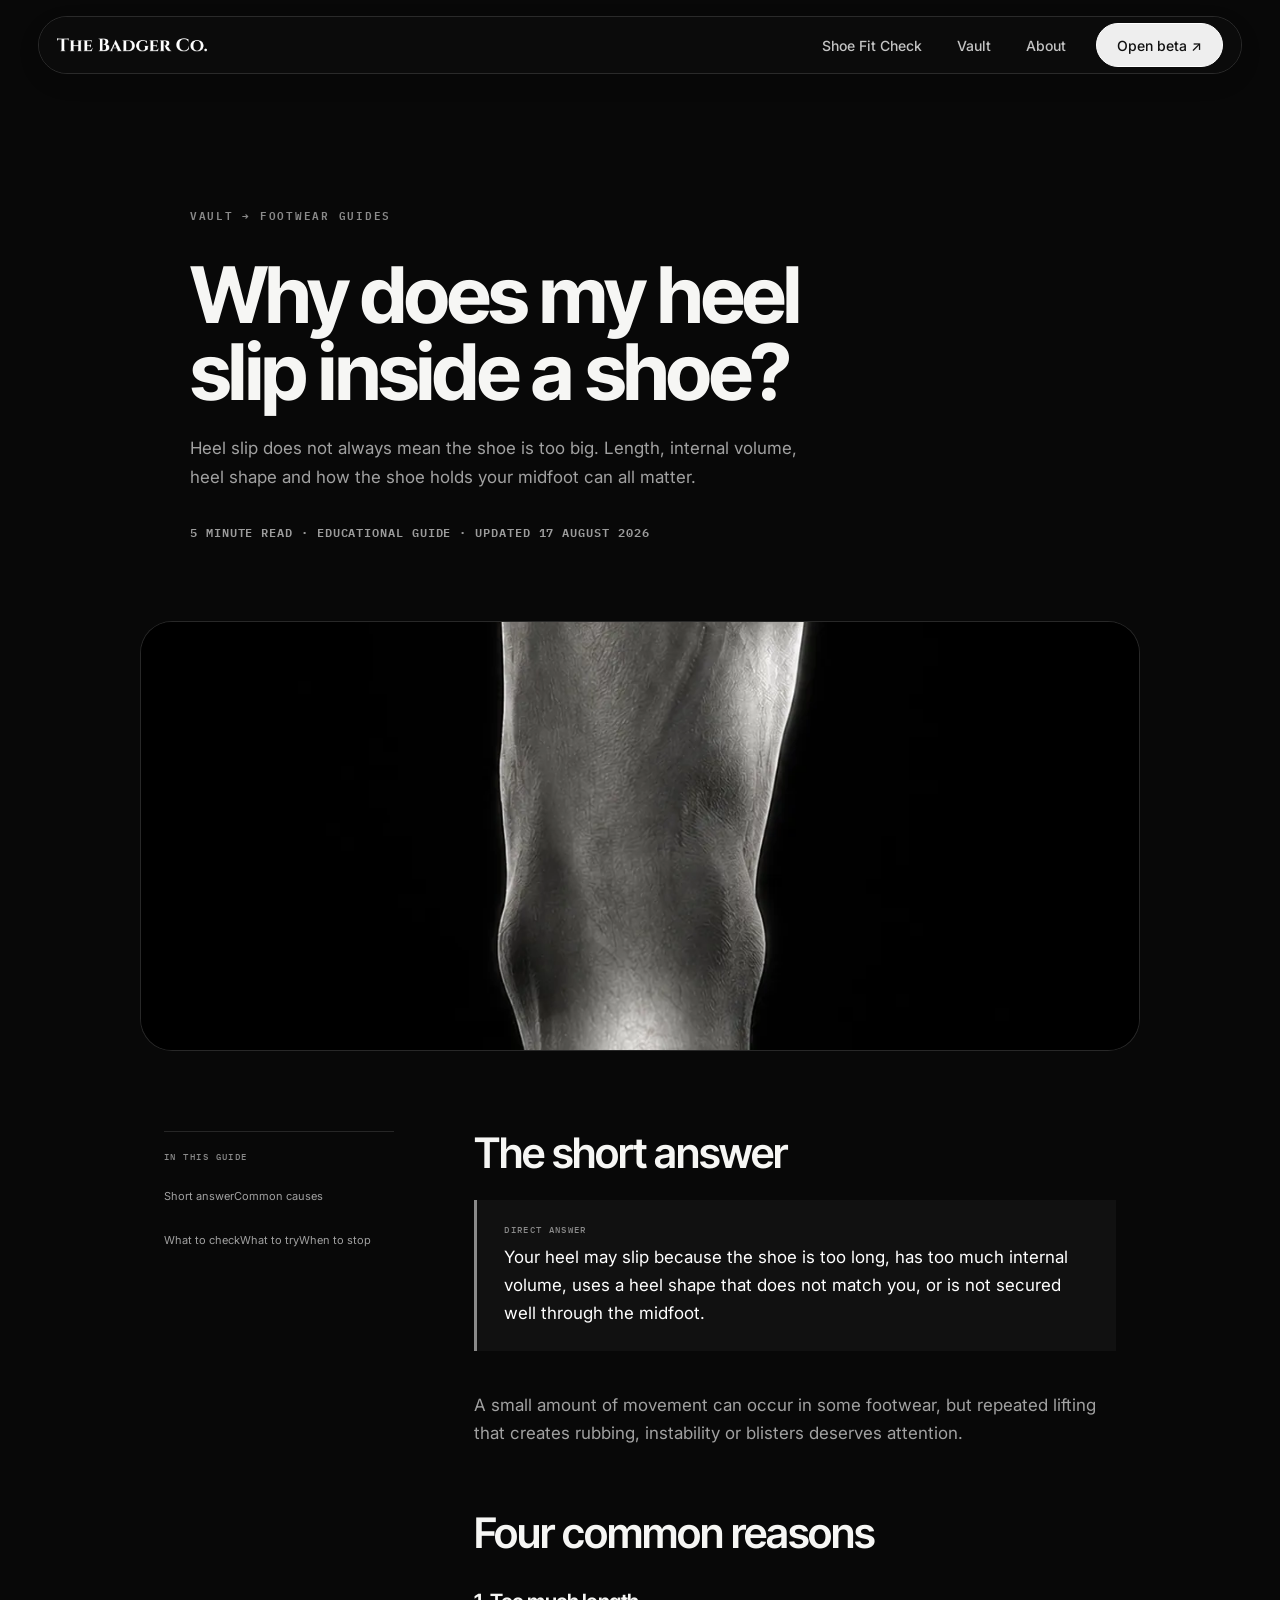
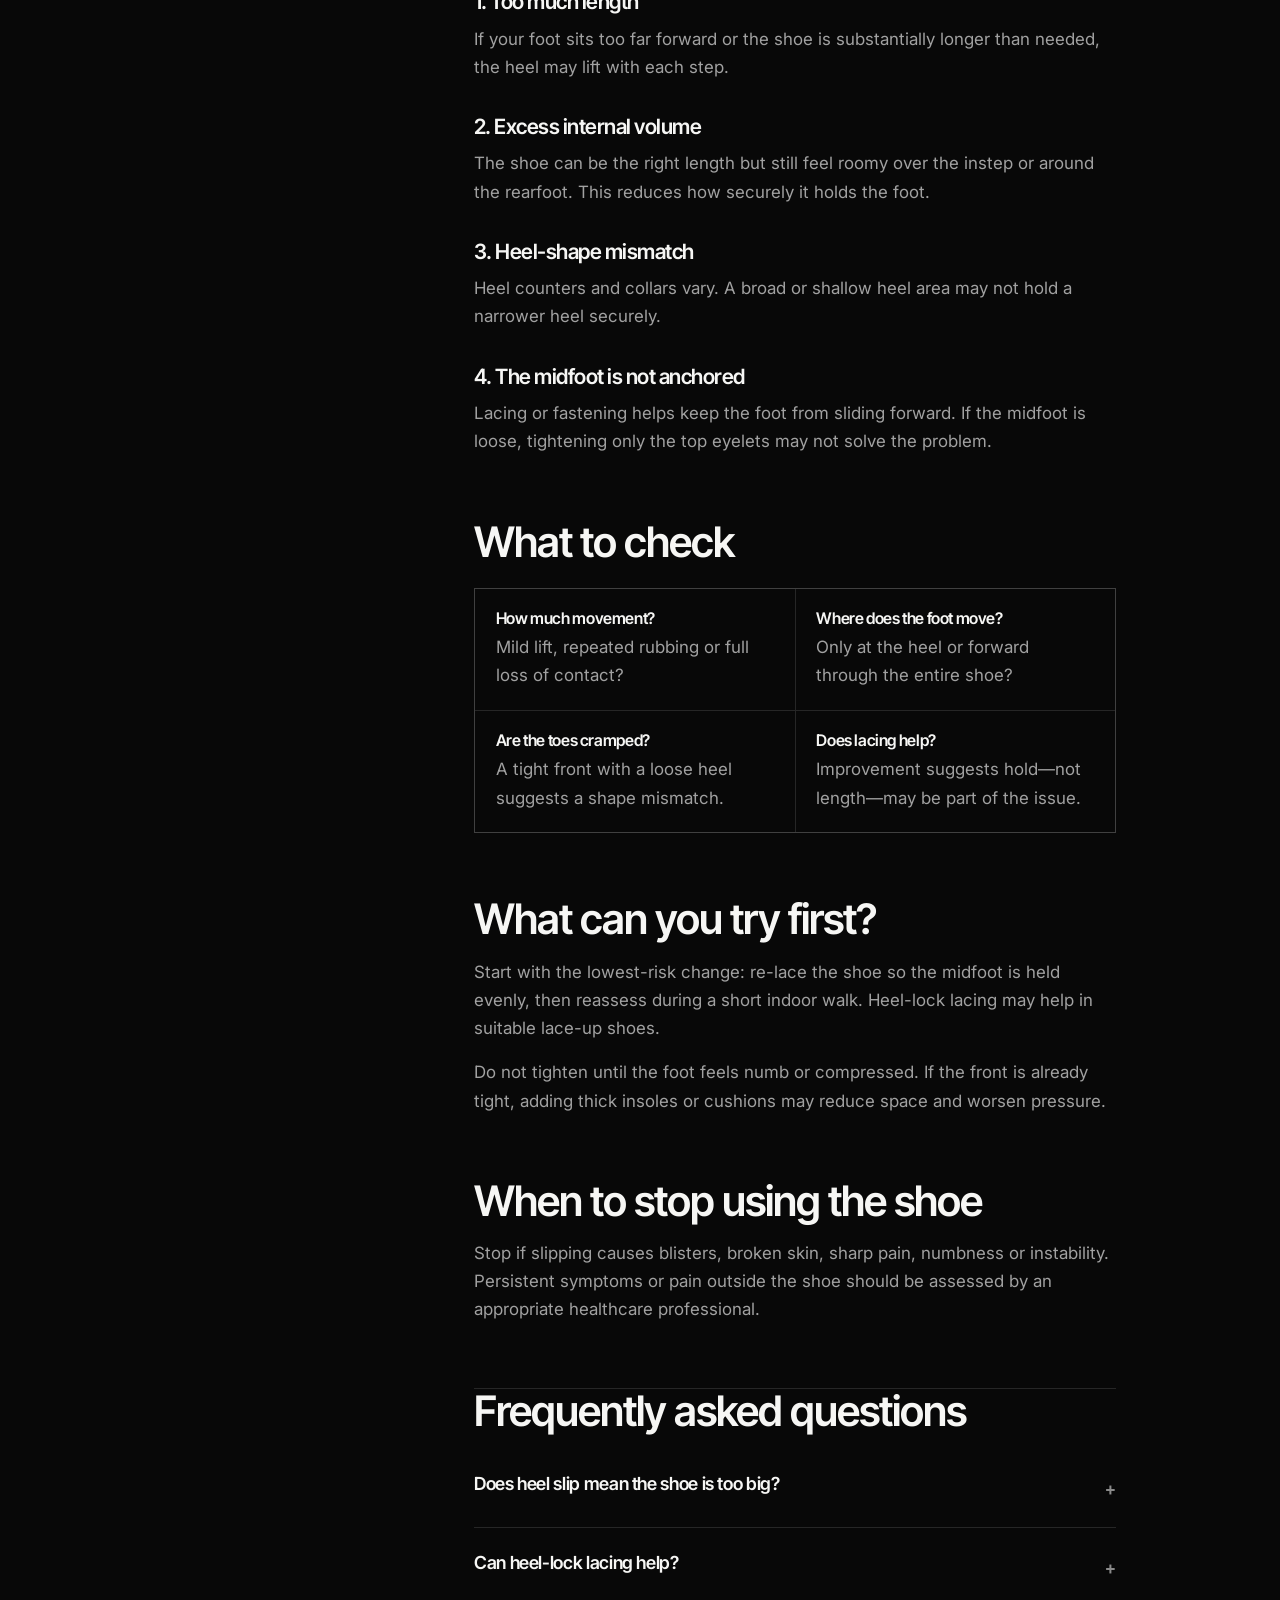
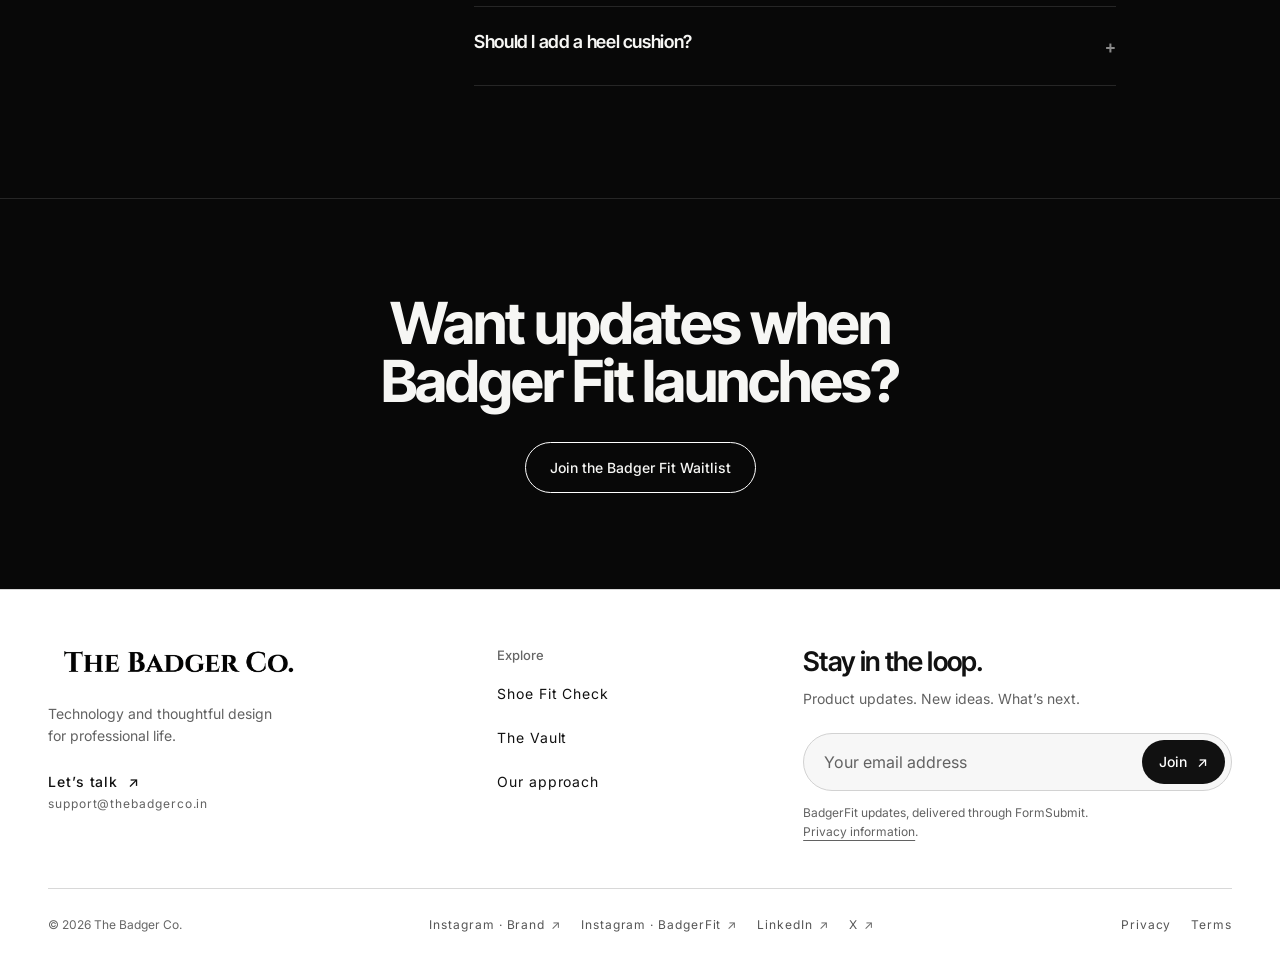
<file: blog-heel-slip.html>
<!DOCTYPE html>
<html lang="en">
<head><!-- Google tag (gtag.js) -->
<script async src="https://www.googletagmanager.com/gtag/js?id=G-2H156JFLJL"></script>
<script>window.dataLayer=window.dataLayer||[];function gtag(){dataLayer.push(arguments);}gtag('js',new Date());gtag('config','G-2H156JFLJL');</script>
<meta charset="UTF-8"><meta name="viewport" content="width=device-width, initial-scale=1.0, viewport-fit=cover">
<meta name="theme-color" content="#000000">
<link rel="icon" type="image/png" href="apple-touch-icon.png">
<link rel="apple-touch-icon" href="apple-touch-icon.png">
<title>Why Does My Heel Slip Inside a Shoe? | Badger Fit</title>
<meta name="description" content="Heel slip can come from excess shoe volume, a heel-shape mismatch, lacing or too much length. Learn what to check and what to try first.">
<meta name="robots" content="index, follow"><link rel="canonical" href="https://thebadgerco.in/blog-heel-slip.html">
<meta property="og:title" content="Why Does My Heel Slip Inside a Shoe?"><meta property="og:description" content="A practical guide to heel hold, shoe volume and lacing."><meta property="og:url" content="https://thebadgerco.in/blog-heel-slip.html"><meta property="og:type" content="article"><meta property="og:image" content="https://thebadgerco.in/TBCL.png"><meta property="og:image:width" content="1920"><meta property="og:image:height" content="819"><meta property="og:image:alt" content="The Badger Co. wordmark"><meta name="twitter:card" content="summary_large_image"><meta name="twitter:title" content="Why Does My Heel Slip Inside a Shoe?"><meta name="twitter:description" content="A practical guide to heel hold, shoe volume and lacing."><meta name="twitter:image" content="https://thebadgerco.in/TBCL.png">
<script type="application/ld+json">{"@context":"https://schema.org","@type":"BlogPosting","headline":"Why Does My Heel Slip Inside a Shoe?","description":"A practical guide to heel hold, shoe volume and lacing.","datePublished":"2026-08-17","dateModified":"2026-08-17","author":{"@type":"Organization","name":"The Badger Co."},"publisher":{"@type":"Organization","name":"The Badger Co."},"mainEntityOfPage":"https://thebadgerco.in/blog-heel-slip.html"}</script>
<script type="application/ld+json">{"@context":"https://schema.org","@type":"FAQPage","mainEntity":[{"@type":"Question","name":"Why does my heel slip inside a shoe?","acceptedAnswer":{"@type":"Answer","text":"Heel slip can happen when the shoe has too much length or volume, the heel shape does not match your foot, or the lacing does not hold the midfoot securely."}},{"@type":"Question","name":"Can heel-lock lacing stop heel slip?","acceptedAnswer":{"@type":"Answer","text":"It can help when the shoe fits reasonably well and the issue is mild, but it cannot correct a major size, volume or shape mismatch."}},{"@type":"Question","name":"Does heel slip mean the shoe is too big?","acceptedAnswer":{"@type":"Answer","text":"Sometimes, but not always. A shoe can be the right length and still have too much volume or the wrong heel shape."}}]}</script>
<link rel="preconnect" href="https://fonts.googleapis.com"><link href="https://fonts.googleapis.com/css2?family=IBM+Plex+Mono:wght@400;500&amp;family=Inter:wght@400;500;600&amp;family=Inter+Tight:wght@600;700&amp;display=swap" rel="stylesheet">
<style>
*{box-sizing:border-box;margin:0;padding:0}:root{--bg:#080808;--ink:#fff;--rule:rgba(255,255,255,.12);--muted:rgba(255,255,255,.62);--grey:#8a8a8a}body{background:var(--bg);color:var(--ink);font-family:Inter,sans-serif;line-height:1.7;animation:pageFadeIn .4s ease both}@keyframes pageFadeIn{from{opacity:0}to{opacity:1}}a{color:inherit}:focus-visible{outline:2px solid var(--grey);outline-offset:3px}@media(prefers-reduced-motion:reduce){*{transition-duration:.01ms!important;animation-duration:.01ms!important;animation-iteration-count:1!important}}nav{position:fixed;z-index:100;top:1rem;left:clamp(1rem,3vw,2.5rem);right:clamp(1rem,3vw,2.5rem);max-width:1280px;margin:auto;padding:.78rem .85rem .78rem 1.35rem;display:flex;align-items:center;justify-content:space-between;border:1px solid rgba(255,255,255,.13);border-radius:999px;background:rgba(10,10,10,.86);backdrop-filter:blur(14px)}.nav-logo{font:700 11px 'Playfair Display',serif;letter-spacing:.35em;text-transform:uppercase;text-decoration:none}.nav-panel,.nav-links{display:flex;align-items:center}.nav-panel{gap:1.75rem}.nav-links{gap:1.55rem}.nav-link{font:400 10px 'IBM Plex Mono',monospace;letter-spacing:.12em;text-transform:uppercase;color:var(--muted);text-decoration:none}.nav-link:hover{color:#fff}.nav-cta{font:500 10px 'IBM Plex Mono',monospace;letter-spacing:.16em;text-transform:uppercase;color:#000;background:#fff;border-radius:999px;padding:.78rem 1.35rem;text-decoration:none}.nav-toggle,.nav-close{display:none;min-width:44px;min-height:44px}
.article-hero{padding:12rem 1.5rem 5rem}.article-head{max-width:900px;margin:auto}.crumb{font:500 9px 'IBM Plex Mono',monospace;letter-spacing:.18em;text-transform:uppercase;color:var(--grey);text-decoration:none}.article-head h1{font:900 clamp(42px,7vw,78px)/1.02 'Playfair Display',serif;margin:1.25rem 0 1.5rem}.dek{font-size:16px;color:var(--muted);max-width:700px}.meta{font:400 9px 'IBM Plex Mono',monospace;color:rgba(255,255,255,.6);letter-spacing:.1em;text-transform:uppercase;margin-top:2rem}
.visual{max-width:1000px;height:430px;margin:0 auto 5rem;border:1px solid var(--rule);border-radius:32px;background:radial-gradient(circle at 42% 47%,rgba(138,138,138,.32),transparent 24%),linear-gradient(135deg,#292929,#090909);position:relative;overflow:hidden}.visual::before{content:'';position:absolute;width:260px;height:350px;border:2px solid rgba(255,255,255,.55);border-radius:48% 52% 34% 34%/35% 35% 65% 65%;left:50%;top:55%;transform:translate(-50%,-50%) rotate(-7deg)}.visual::after{content:'Toe pressure';position:absolute;top:27%;left:61%;font:500 10px 'IBM Plex Mono',monospace;letter-spacing:.14em;text-transform:uppercase;color:#fff;border-left:70px solid var(--grey);padding-left:12px}
.visual::after{content:'Heel slipping';top:76%;left:58%}.layout{max-width:1000px;margin:auto;padding:0 1.5rem 7rem;display:grid;grid-template-columns:230px minmax(0,670px);gap:5rem}.toc{position:sticky;top:8rem;align-self:start;border-top:1px solid var(--rule);padding-top:1.2rem}.toc-title{font:500 9px 'IBM Plex Mono',monospace;letter-spacing:.16em;text-transform:uppercase;color:var(--grey);margin-bottom:.8rem}.toc a{display:block;padding:.5rem 0;color:var(--muted);font-size:11px;text-decoration:none}.content h2{font:700 clamp(28px,4vw,42px)/1.12 'Playfair Display',serif;margin:4rem 0 1rem}.content h2:first-child{margin-top:0}.content h3{font:700 21px/1.2 'Playfair Display',serif;margin:2.2rem 0 .7rem}.content p,.content li{font-size:14px;color:var(--muted);line-height:1.9}.content p+p{margin-top:1rem}.content ul,.content ol{padding-left:1.2rem;margin:1rem 0}.answer{border-left:3px solid var(--grey);padding:1.5rem 1.7rem;background:rgba(138,138,138,.07);margin:1.5rem 0 2.5rem}.answer strong{display:block;font:500 9px 'IBM Plex Mono',monospace;letter-spacing:.15em;text-transform:uppercase;color:var(--grey);margin-bottom:.5rem}.answer p{color:#fff;font-size:15px}.check{display:grid;grid-template-columns:repeat(2,1fr);gap:1px;background:var(--rule);border:1px solid var(--rule);margin:1.5rem 0}.check div{background:var(--bg);padding:1.3rem}.check b{display:block;font:700 16px 'Playfair Display',serif;margin-bottom:.4rem}.check span{font-size:11px;color:var(--muted)}.faq{margin-top:4rem;border-top:1px solid var(--rule)}details{border-bottom:1px solid var(--rule)}summary{list-style:none;cursor:pointer;padding:1.5rem 0;font:700 18px 'Playfair Display',serif;display:flex;justify-content:space-between;gap:1rem;transition:color .2s ease}summary:hover{color:rgba(255,255,255,.75)}summary::after{content:'+';color:var(--grey);font-family:'IBM Plex Mono';transition:transform .25s ease}details[open] summary::after{content:'–';transform:rotate(180deg)}.faq p{padding:0 2rem 1.5rem 0}.cta{padding:6rem 1.5rem;border-top:1px solid var(--rule);text-align:center}.cta h2{font:900 clamp(32px,5vw,58px)/1.08 'Playfair Display',serif;max-width:720px;margin:auto}.btn{display:inline-block;margin-top:2rem;padding:1rem 1.5rem;border:1px solid #fff;border-radius:999px;font:500 10px 'IBM Plex Mono',monospace;letter-spacing:.15em;text-transform:uppercase;text-decoration:none}
.btn:hover{background:#fff;color:#000}footer{padding:2.5rem clamp(1.5rem,6vw,6rem);border-top:1px solid var(--rule);display:flex;justify-content:space-between;gap:1rem;flex-wrap:wrap;color:var(--muted);font:400 10px 'IBM Plex Mono',monospace}
@media(max-width:900px){nav{top:.75rem;left:.75rem;right:.75rem;border-radius:16px;padding:.7rem 1rem}.nav-toggle{display:block;background:none;border:1px solid var(--rule);border-radius:999px;color:#fff;font:500 10px 'IBM Plex Mono';padding:.6rem .9rem}.nav-panel{visibility:hidden;position:fixed;inset:0;background:#080808;flex-direction:column;justify-content:center;align-items:flex-start;padding:5rem 2rem;transform:translateX(100%);transition:.25s;z-index:200}.nav-panel.open{visibility:visible;transform:none}.nav-links{flex-direction:column;align-items:flex-start;gap:1.6rem}.nav-link{font-size:15px}.nav-cta{width:100%;text-align:center}.nav-close{display:block;position:absolute;top:1.5rem;right:1.5rem;background:none;border:1px solid var(--rule);border-radius:999px;color:#fff;padding:.6rem .9rem}.layout{grid-template-columns:1fr;gap:2rem}.toc{position:static}.visual{height:340px;margin-left:1rem;margin-right:1rem}.check{grid-template-columns:1fr}}
/* Official The Badger Co. logo */
.nav-logo{display:block;width:150px;height:38px;flex:0 0 150px;font-size:0!important;letter-spacing:0!important;overflow:hidden}
</style>
<link rel="stylesheet" href="site-overrides.css">
<link rel="stylesheet" href="site-mobile-overrides.css">
<link rel="stylesheet" href="site-brand.css">
</head>
<body>
<nav class="site-nav" data-site-nav><a href="index.html" class="nav-logo" aria-label="The Badger Co. home"><picture><source srcset="bflogo.webp" type="image/webp"><img src="bflogo.png" alt="The Badger Co."></picture></a><button class="nav-toggle" type="button" aria-expanded="false" aria-controls="site-menu" aria-label="Open navigation menu" data-nav-toggle>Menu</button><div id="site-menu" class="nav-panel" data-nav-panel><div class="nav-menu" data-nav-menu><div class="nav-head"><button class="nav-close" type="button" aria-label="Close navigation menu" data-nav-close>Close</button></div><div class="nav-links"><a href="badgerfit.html" class="nav-link" data-nav-link>Shoe Fit Check</a><a href="vault.html" class="nav-link" data-nav-link>Vault</a><a href="about.html" class="nav-link" data-nav-link>About</a></div><a href="https://badger-eight.vercel.app/" class="nav-cta" data-nav-link>Open beta ↗</a></div></div></nav>
<header class="article-hero"><div class="article-head"><a class="crumb" href="vault.html">Vault → Footwear Guides</a><h1>Why does my heel slip inside a shoe?</h1><p class="dek">Heel slip does not always mean the shoe is too big. Length, internal volume, heel shape and how the shoe holds your midfoot can all matter.</p><div class="meta">5 minute read · Educational guide · Updated 17 August 2026</div></div></header>
<div class="visual"><picture class="article-visual-media heel"><source srcset="footsecond.webp" type="image/webp"><img src="footsecond.png" alt="Close-up editorial foot image illustrating heel movement and lift inside a shoe." width="1122" height="1402" decoding="async"></picture></div>
<main class="layout"><aside class="toc"><div class="toc-title">In this guide</div><a href="#short-answer">Short answer</a><a href="#causes">Common causes</a><a href="#check">What to check</a><a href="#try">What to try</a><a href="#help">When to stop</a></aside><article class="content">
<h2 id="short-answer">The short answer</h2><div class="answer"><strong>Direct answer</strong><p>Your heel may slip because the shoe is too long, has too much internal volume, uses a heel shape that does not match you, or is not secured well through the midfoot.</p></div><p>A small amount of movement can occur in some footwear, but repeated lifting that creates rubbing, instability or blisters deserves attention.</p>
<h2 id="causes">Four common reasons</h2><h3>1. Too much length</h3><p>If your foot sits too far forward or the shoe is substantially longer than needed, the heel may lift with each step.</p><h3>2. Excess internal volume</h3><p>The shoe can be the right length but still feel roomy over the instep or around the rearfoot. This reduces how securely it holds the foot.</p><h3>3. Heel-shape mismatch</h3><p>Heel counters and collars vary. A broad or shallow heel area may not hold a narrower heel securely.</p><h3>4. The midfoot is not anchored</h3><p>Lacing or fastening helps keep the foot from sliding forward. If the midfoot is loose, tightening only the top eyelets may not solve the problem.</p>
<h2 id="check">What to check</h2><div class="check"><div><b>How much movement?</b><span>Mild lift, repeated rubbing or full loss of contact?</span></div><div><b>Where does the foot move?</b><span>Only at the heel or forward through the entire shoe?</span></div><div><b>Are the toes cramped?</b><span>A tight front with a loose heel suggests a shape mismatch.</span></div><div><b>Does lacing help?</b><span>Improvement suggests hold—not length—may be part of the issue.</span></div></div>
<h2 id="try">What can you try first?</h2><p>Start with the lowest-risk change: re-lace the shoe so the midfoot is held evenly, then reassess during a short indoor walk. Heel-lock lacing may help in suitable lace-up shoes.</p><p>Do not tighten until the foot feels numb or compressed. If the front is already tight, adding thick insoles or cushions may reduce space and worsen pressure.</p>
<h2 id="help">When to stop using the shoe</h2><p>Stop if slipping causes blisters, broken skin, sharp pain, numbness or instability. Persistent symptoms or pain outside the shoe should be assessed by an appropriate healthcare professional.</p>
<section class="faq"><h2>Frequently asked questions</h2><details><summary>Does heel slip mean the shoe is too big?</summary><p>Sometimes, but not always. The shoe may have too much volume or the wrong heel shape even when its length is suitable.</p></details><details><summary>Can heel-lock lacing help?</summary><p>It may help with mild movement when the base fit is otherwise suitable. It cannot correct a major size or shape mismatch.</p></details><details><summary>Should I add a heel cushion?</summary><p>A cushion may reduce small gaps in some shoes, but it also changes space and position. Try carefully and stop if it creates pressure elsewhere.</p></details></section>
</article></main>
<section class="cta reveal"><h2>Want updates when Badger Fit launches?</h2><a class="btn" href="waitlist.html">Join the Badger Fit Waitlist</a></section><footer class="site-footer footer-v2" id="site-footer">
  <div class="footer-v2-main">
    <div class="footer-v2-brand">
      <a href="index.html" class="footer-v2-logo" aria-label="The Badger Co. home"><img src="TBCL.webp" alt="The Badger Co." width="1920" height="819" loading="lazy" decoding="async"></a>
      <p>Technology and thoughtful design <br>for professional life.</p>
      <a class="footer-v2-contact" href="mailto:support@thebadgerco.in">Let’s talk <span aria-hidden="true">↗</span><span>support@thebadgerco.in</span></a>
    </div>
    <nav class="footer-v2-explore" aria-label="Footer navigation">
      <h2>Explore</h2>
      <a href="badgerfit.html">Shoe Fit Check</a>
      <a href="vault.html">The Vault</a>
      <a href="about.html">Our approach</a>
    </nav>
    <div class="site-footer-signup footer-v2-signup">
      <h2>Stay in the loop.</h2>
      <p>Product updates. New ideas. What’s next.</p>
      <form class="footer-signup-form" data-footer-signup novalidate>
        <label class="visually-hidden" for="footerEmail">Email address</label>
        <input type="email" id="footerEmail" name="email" class="footer-signup-input" placeholder="Your email address" required autocomplete="email" inputmode="email" aria-describedby="footerPrivacy footerSignupNote">
        <input type="hidden" name="_subject" value="New BadgerFit waitlist signup">
        <input type="hidden" name="source" value="Footer signup">
        <input type="hidden" name="_template" value="table">
        <input type="hidden" name="_captcha" value="false">
        <input type="text" name="_honey" aria-hidden="true" tabindex="-1" autocomplete="off" style="position:absolute;left:-9999px;width:1px;height:1px;overflow:hidden">
        <button type="submit" class="footer-signup-submit" aria-label="Join product updates"><span data-signup-label>Join</span><span aria-hidden="true">↗</span></button>
      </form>
      <p class="footer-signup-privacy-note" id="footerPrivacy">BadgerFit updates, delivered through FormSubmit. <a href="privacy.html">Privacy information</a>.</p>
      <p class="footer-signup-note" id="footerSignupNote" data-footer-signup-note role="status" aria-live="polite" aria-atomic="true" hidden></p>
    </div>
  </div>
  <div class="footer-v2-bottom">
    <p class="footer-v2-copyright">© 2026 The Badger Co.</p>
    <div class="footer-v2-social" role="group" aria-label="Follow The Badger Co. and BadgerFit">
      <a href="https://www.instagram.com/the.badger.co/" target="_blank" rel="noopener noreferrer">Instagram · Brand <span aria-hidden="true">↗</span></a>
      <a href="https://www.instagram.com/thebadgerfitapp/" target="_blank" rel="noopener noreferrer">Instagram · BadgerFit <span aria-hidden="true">↗</span></a>
      <a href="https://www.linkedin.com/company/123393979/" target="_blank" rel="noopener noreferrer">LinkedIn <span aria-hidden="true">↗</span></a>
      <a href="https://x.com/TheBadgerCoIN" target="_blank" rel="noopener noreferrer">X <span aria-hidden="true">↗</span></a>
    </div>
    <div class="footer-v2-legal"><a href="privacy.html">Privacy</a><a href="terms.html">Terms</a></div>
  </div>
</footer>
<script src="site-navigation.js"></script>
<script src="site-mobile-enhancements.js"></script>
<script src="site-footer-signup.js"></script>
<script src="site-reveal.js"></script>
</body></html>
</file>
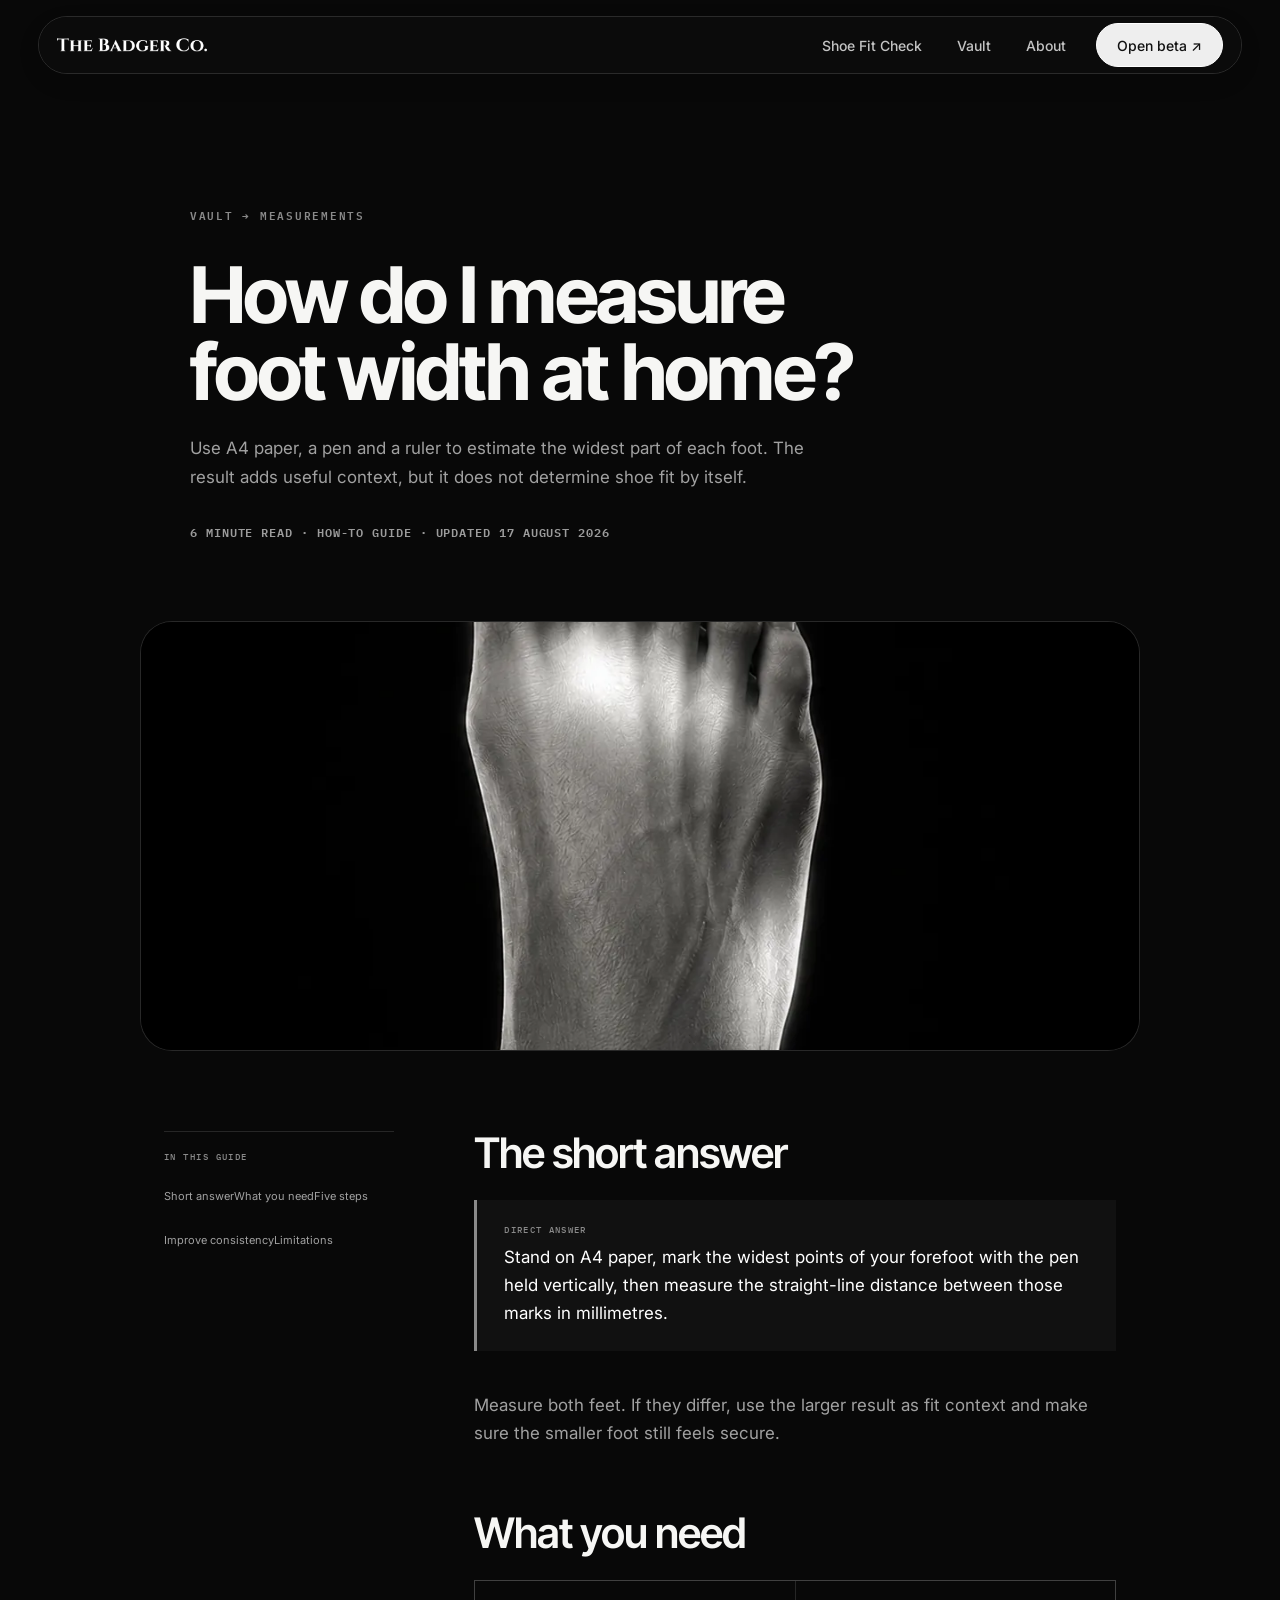
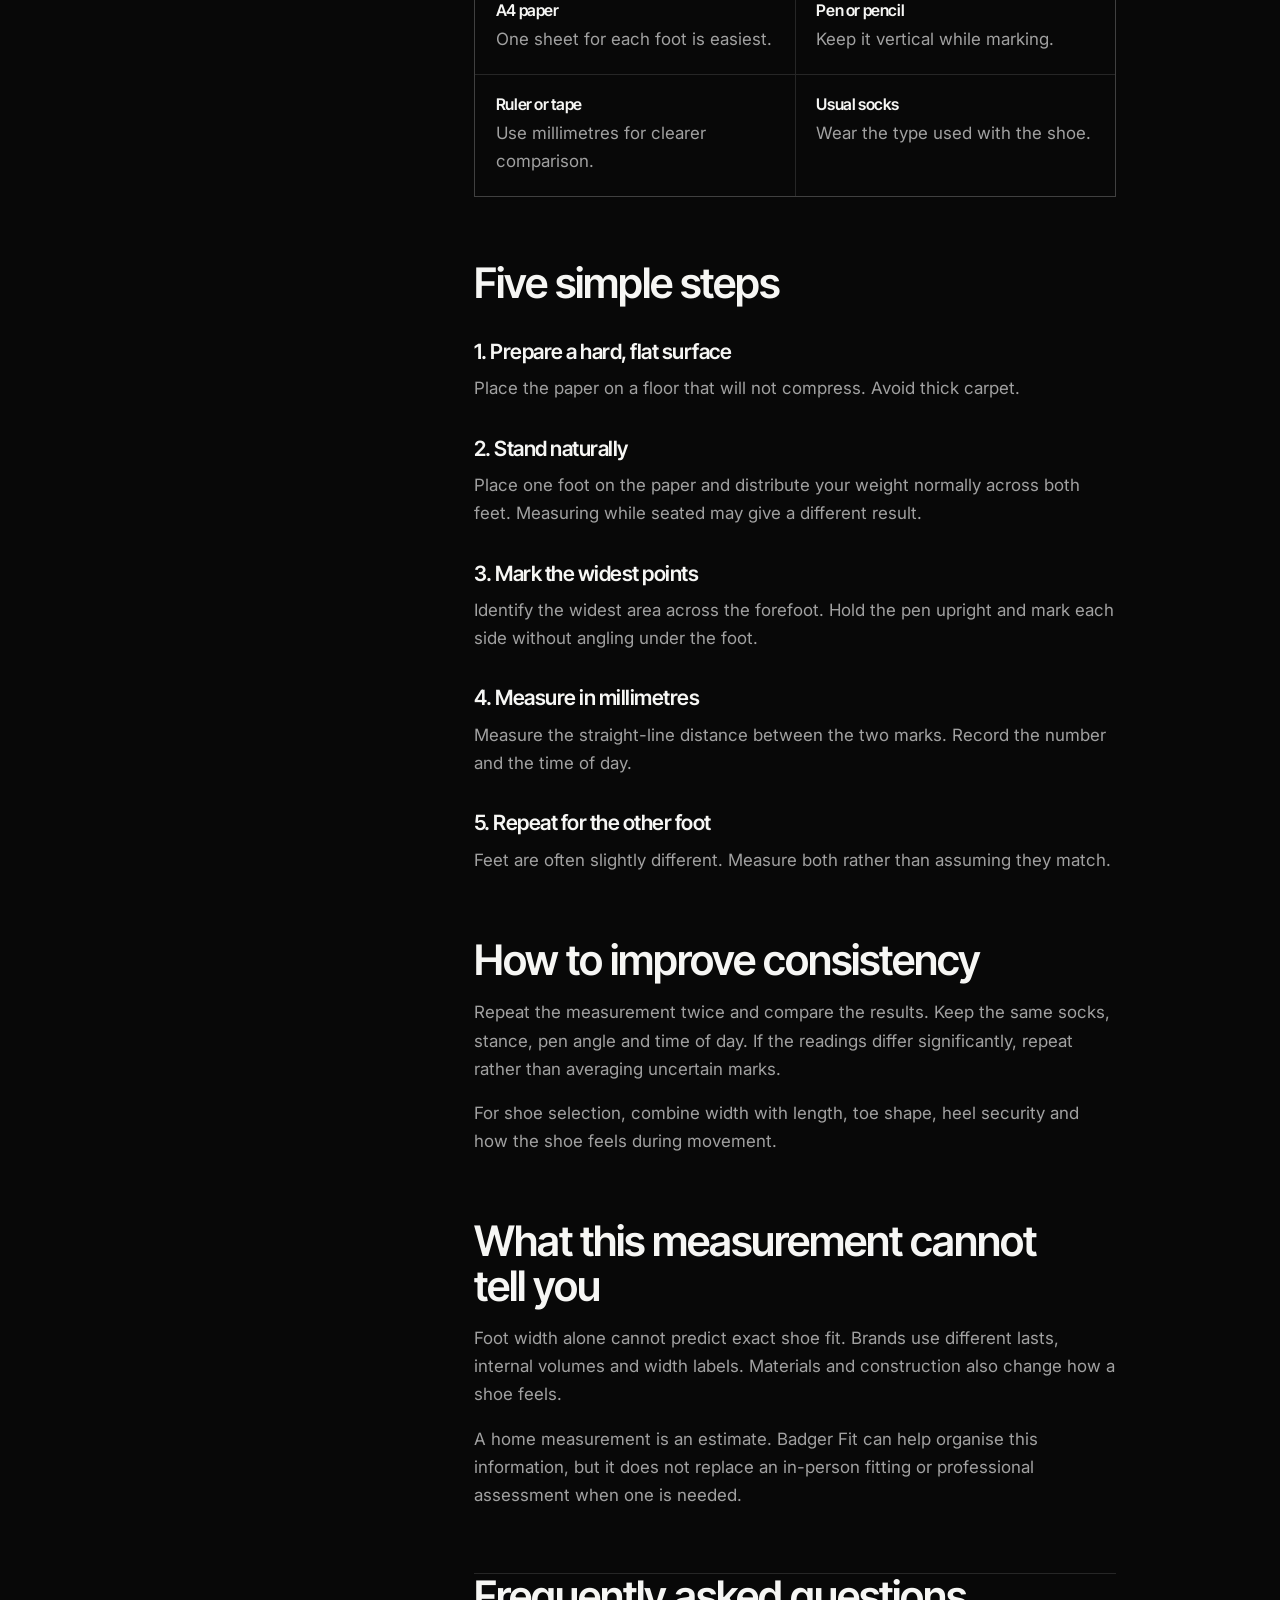
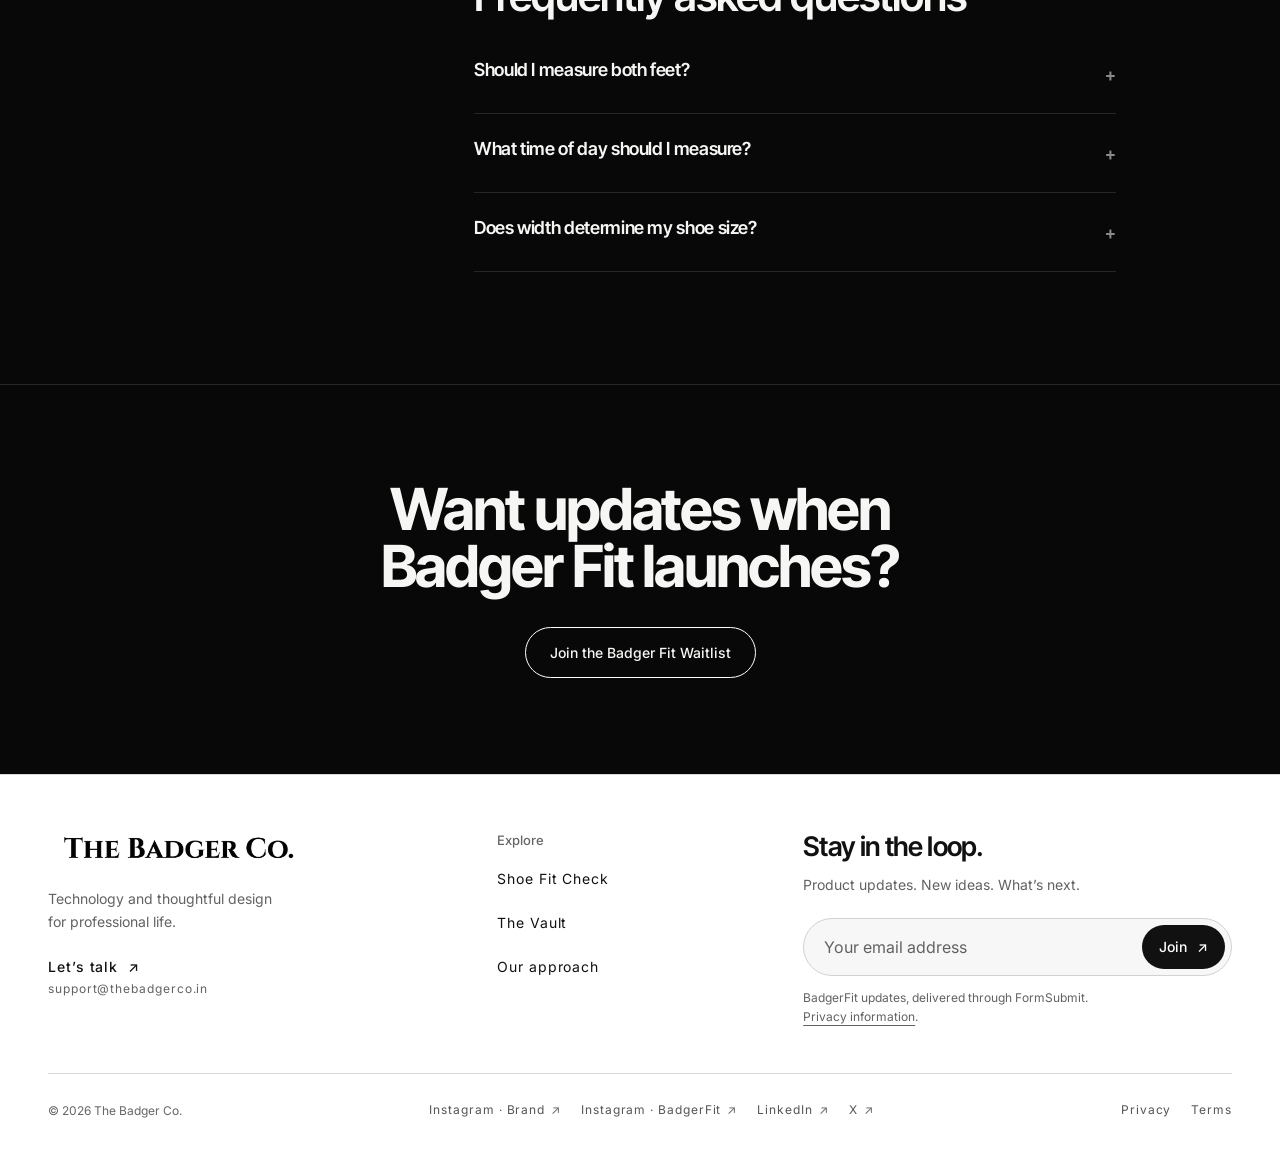
<file: blog-measure-foot-width.html>
<!DOCTYPE html>
<html lang="en">
<head><!-- Google tag (gtag.js) -->
<script async src="https://www.googletagmanager.com/gtag/js?id=G-2H156JFLJL"></script>
<script>window.dataLayer=window.dataLayer||[];function gtag(){dataLayer.push(arguments);}gtag('js',new Date());gtag('config','G-2H156JFLJL');</script>
<meta charset="UTF-8"><meta name="viewport" content="width=device-width, initial-scale=1.0, viewport-fit=cover">
<meta name="theme-color" content="#000000">
<link rel="icon" type="image/png" href="apple-touch-icon.png">
<link rel="apple-touch-icon" href="apple-touch-icon.png">
<title>How to Measure Foot Width at Home | Badger Fit</title>
<meta name="description" content="Measure foot width at home using A4 paper, a pen and a ruler. Follow a simple step-by-step method and understand its limitations.">
<meta name="robots" content="index, follow"><link rel="canonical" href="https://thebadgerco.in/blog-measure-foot-width.html">
<meta property="og:title" content="How to Measure Foot Width at Home"><meta property="og:description" content="A simple A4-paper method for estimating foot width."><meta property="og:url" content="https://thebadgerco.in/blog-measure-foot-width.html"><meta property="og:type" content="article"><meta property="og:image" content="https://thebadgerco.in/TBCL.png"><meta property="og:image:width" content="1920"><meta property="og:image:height" content="819"><meta property="og:image:alt" content="The Badger Co. wordmark"><meta name="twitter:card" content="summary_large_image"><meta name="twitter:title" content="How to Measure Foot Width at Home"><meta name="twitter:description" content="A simple A4-paper method for estimating foot width."><meta name="twitter:image" content="https://thebadgerco.in/TBCL.png">
<script type="application/ld+json">{"@context":"https://schema.org","@type":"HowTo","name":"How to measure foot width at home","description":"A simple A4-paper method for estimating foot width.","totalTime":"PT10M","supply":[{"@type":"HowToSupply","name":"A4 paper"},{"@type":"HowToSupply","name":"Pen or pencil"},{"@type":"HowToSupply","name":"Ruler or measuring tape"}],"step":[{"@type":"HowToStep","name":"Prepare","text":"Place A4 paper on a hard, flat floor and wear the socks you normally use."},{"@type":"HowToStep","name":"Stand","text":"Stand naturally with weight distributed across both feet."},{"@type":"HowToStep","name":"Mark","text":"Mark the widest points of the forefoot while keeping the pen vertical."},{"@type":"HowToStep","name":"Measure","text":"Measure the straight-line distance between the two widest marks in millimetres."},{"@type":"HowToStep","name":"Repeat","text":"Repeat for the other foot and use the larger measurement as fit context."}]}</script>
<script type="application/ld+json">{"@context":"https://schema.org","@type":"FAQPage","mainEntity":[{"@type":"Question","name":"How do I measure foot width at home?","acceptedAnswer":{"@type":"Answer","text":"Stand on A4 paper, mark the widest points of the forefoot with the pen held vertically, and measure the straight-line distance between those marks in millimetres."}},{"@type":"Question","name":"Should I measure both feet?","acceptedAnswer":{"@type":"Answer","text":"Yes. Feet are often slightly different, so measure both and use the larger result as fit context."}},{"@type":"Question","name":"Does foot width determine shoe width exactly?","acceptedAnswer":{"@type":"Answer","text":"No. Brand sizing, shoe shape, materials and internal volume also affect fit."}}]}</script>
<link rel="preconnect" href="https://fonts.googleapis.com"><link href="https://fonts.googleapis.com/css2?family=IBM+Plex+Mono:wght@400;500&amp;family=Inter:wght@400;500;600&amp;family=Inter+Tight:wght@600;700&amp;display=swap" rel="stylesheet">
<style>
*{box-sizing:border-box;margin:0;padding:0}:root{--bg:#080808;--ink:#fff;--rule:rgba(255,255,255,.12);--muted:rgba(255,255,255,.62);--grey:#8a8a8a}body{background:var(--bg);color:var(--ink);font-family:Inter,sans-serif;line-height:1.7;animation:pageFadeIn .4s ease both}@keyframes pageFadeIn{from{opacity:0}to{opacity:1}}a{color:inherit}:focus-visible{outline:2px solid var(--grey);outline-offset:3px}@media(prefers-reduced-motion:reduce){*{transition-duration:.01ms!important;animation-duration:.01ms!important;animation-iteration-count:1!important}}nav{position:fixed;z-index:100;top:1rem;left:clamp(1rem,3vw,2.5rem);right:clamp(1rem,3vw,2.5rem);max-width:1280px;margin:auto;padding:.78rem .85rem .78rem 1.35rem;display:flex;align-items:center;justify-content:space-between;border:1px solid rgba(255,255,255,.13);border-radius:999px;background:rgba(10,10,10,.86);backdrop-filter:blur(14px)}.nav-logo{font:700 11px 'Playfair Display',serif;letter-spacing:.35em;text-transform:uppercase;text-decoration:none}.nav-panel,.nav-links{display:flex;align-items:center}.nav-panel{gap:1.75rem}.nav-links{gap:1.55rem}.nav-link{font:400 10px 'IBM Plex Mono',monospace;letter-spacing:.12em;text-transform:uppercase;color:var(--muted);text-decoration:none}.nav-link:hover{color:#fff}.nav-cta{font:500 10px 'IBM Plex Mono',monospace;letter-spacing:.16em;text-transform:uppercase;color:#000;background:#fff;border-radius:999px;padding:.78rem 1.35rem;text-decoration:none}.nav-toggle,.nav-close{display:none;min-width:44px;min-height:44px}
.article-hero{padding:12rem 1.5rem 5rem}.article-head{max-width:900px;margin:auto}.crumb{font:500 9px 'IBM Plex Mono',monospace;letter-spacing:.18em;text-transform:uppercase;color:var(--grey);text-decoration:none}.article-head h1{font:900 clamp(42px,7vw,78px)/1.02 'Playfair Display',serif;margin:1.25rem 0 1.5rem}.dek{font-size:16px;color:var(--muted);max-width:700px}.meta{font:400 9px 'IBM Plex Mono',monospace;color:rgba(255,255,255,.6);letter-spacing:.1em;text-transform:uppercase;margin-top:2rem}
.visual{max-width:1000px;height:430px;margin:0 auto 5rem;border:1px solid var(--rule);border-radius:32px;background:radial-gradient(circle at 42% 47%,rgba(138,138,138,.32),transparent 24%),linear-gradient(135deg,#292929,#090909);position:relative;overflow:hidden}.visual::before{content:'';position:absolute;width:260px;height:350px;border:2px solid rgba(255,255,255,.55);border-radius:48% 52% 34% 34%/35% 35% 65% 65%;left:50%;top:55%;transform:translate(-50%,-50%) rotate(-7deg)}.visual::after{content:'Toe pressure';position:absolute;top:27%;left:61%;font:500 10px 'IBM Plex Mono',monospace;letter-spacing:.14em;text-transform:uppercase;color:#fff;border-left:70px solid var(--grey);padding-left:12px}
.visual::before{border-radius:48% 52% 34% 34%/35% 35% 65% 65%;box-shadow:-85px 0 0 -84px var(--grey),85px 0 0 -84px var(--grey)}.visual::after{content:'Measure the widest point';top:47%;left:58%}.layout{max-width:1000px;margin:auto;padding:0 1.5rem 7rem;display:grid;grid-template-columns:230px minmax(0,670px);gap:5rem}.toc{position:sticky;top:8rem;align-self:start;border-top:1px solid var(--rule);padding-top:1.2rem}.toc-title{font:500 9px 'IBM Plex Mono',monospace;letter-spacing:.16em;text-transform:uppercase;color:var(--grey);margin-bottom:.8rem}.toc a{display:block;padding:.5rem 0;color:var(--muted);font-size:11px;text-decoration:none}.content h2{font:700 clamp(28px,4vw,42px)/1.12 'Playfair Display',serif;margin:4rem 0 1rem}.content h2:first-child{margin-top:0}.content h3{font:700 21px/1.2 'Playfair Display',serif;margin:2.2rem 0 .7rem}.content p,.content li{font-size:14px;color:var(--muted);line-height:1.9}.content p+p{margin-top:1rem}.content ul,.content ol{padding-left:1.2rem;margin:1rem 0}.answer{border-left:3px solid var(--grey);padding:1.5rem 1.7rem;background:rgba(138,138,138,.07);margin:1.5rem 0 2.5rem}.answer strong{display:block;font:500 9px 'IBM Plex Mono',monospace;letter-spacing:.15em;text-transform:uppercase;color:var(--grey);margin-bottom:.5rem}.answer p{color:#fff;font-size:15px}.check{display:grid;grid-template-columns:repeat(2,1fr);gap:1px;background:var(--rule);border:1px solid var(--rule);margin:1.5rem 0}.check div{background:var(--bg);padding:1.3rem}.check b{display:block;font:700 16px 'Playfair Display',serif;margin-bottom:.4rem}.check span{font-size:11px;color:var(--muted)}.faq{margin-top:4rem;border-top:1px solid var(--rule)}details{border-bottom:1px solid var(--rule)}summary{list-style:none;cursor:pointer;padding:1.5rem 0;font:700 18px 'Playfair Display',serif;display:flex;justify-content:space-between;gap:1rem;transition:color .2s ease}summary:hover{color:rgba(255,255,255,.75)}summary::after{content:'+';color:var(--grey);font-family:'IBM Plex Mono';transition:transform .25s ease}details[open] summary::after{content:'–';transform:rotate(180deg)}.faq p{padding:0 2rem 1.5rem 0}.cta{padding:6rem 1.5rem;border-top:1px solid var(--rule);text-align:center}.cta h2{font:900 clamp(32px,5vw,58px)/1.08 'Playfair Display',serif;max-width:720px;margin:auto}.btn{display:inline-block;margin-top:2rem;padding:1rem 1.5rem;border:1px solid #fff;border-radius:999px;font:500 10px 'IBM Plex Mono',monospace;letter-spacing:.15em;text-transform:uppercase;text-decoration:none}
.btn:hover{background:#fff;color:#000}footer{padding:2.5rem clamp(1.5rem,6vw,6rem);border-top:1px solid var(--rule);display:flex;justify-content:space-between;gap:1rem;flex-wrap:wrap;color:var(--muted);font:400 10px 'IBM Plex Mono',monospace}
@media(max-width:900px){nav{top:.75rem;left:.75rem;right:.75rem;border-radius:16px;padding:.7rem 1rem}.nav-toggle{display:block;background:none;border:1px solid var(--rule);border-radius:999px;color:#fff;font:500 10px 'IBM Plex Mono';padding:.6rem .9rem}.nav-panel{visibility:hidden;position:fixed;inset:0;background:#080808;flex-direction:column;justify-content:center;align-items:flex-start;padding:5rem 2rem;transform:translateX(100%);transition:.25s;z-index:200}.nav-panel.open{visibility:visible;transform:none}.nav-links{flex-direction:column;align-items:flex-start;gap:1.6rem}.nav-link{font-size:15px}.nav-cta{width:100%;text-align:center}.nav-close{display:block;position:absolute;top:1.5rem;right:1.5rem;background:none;border:1px solid var(--rule);border-radius:999px;color:#fff;padding:.6rem .9rem}.layout{grid-template-columns:1fr;gap:2rem}.toc{position:static}.visual{height:340px;margin-left:1rem;margin-right:1rem}.check{grid-template-columns:1fr}}
/* Official The Badger Co. logo */
.nav-logo{display:block;width:150px;height:38px;flex:0 0 150px;font-size:0!important;letter-spacing:0!important;overflow:hidden}
</style>
<link rel="stylesheet" href="site-overrides.css">
<link rel="stylesheet" href="site-mobile-overrides.css">
<link rel="stylesheet" href="site-brand.css">
</head>
<body>
<nav class="site-nav" data-site-nav><a href="index.html" class="nav-logo" aria-label="The Badger Co. home"><picture><source srcset="bflogo.webp" type="image/webp"><img src="bflogo.png" alt="The Badger Co."></picture></a><button class="nav-toggle" type="button" aria-expanded="false" aria-controls="site-menu" aria-label="Open navigation menu" data-nav-toggle>Menu</button><div id="site-menu" class="nav-panel" data-nav-panel><div class="nav-menu" data-nav-menu><div class="nav-head"><button class="nav-close" type="button" aria-label="Close navigation menu" data-nav-close>Close</button></div><div class="nav-links"><a href="badgerfit.html" class="nav-link" data-nav-link>Shoe Fit Check</a><a href="vault.html" class="nav-link" data-nav-link>Vault</a><a href="about.html" class="nav-link" data-nav-link>About</a></div><a href="https://badger-eight.vercel.app/" class="nav-cta" data-nav-link>Open beta ↗</a></div></div></nav>
<header class="article-hero"><div class="article-head"><a class="crumb" href="vault.html">Vault → Measurements</a><h1>How do I measure foot width at home?</h1><p class="dek">Use A4 paper, a pen and a ruler to estimate the widest part of each foot. The result adds useful context, but it does not determine shoe fit by itself.</p><div class="meta">6 minute read · How-to guide · Updated 17 August 2026</div></div></header>
<div class="visual"><picture class="article-visual-media width"><source srcset="footsecond.webp" type="image/webp"><img src="footsecond.png" alt="Close-up editorial foot image paired with guidance on measuring foot width." width="1122" height="1402" decoding="async"></picture></div>
<main class="layout"><aside class="toc"><div class="toc-title">In this guide</div><a href="#short-answer">Short answer</a><a href="#need">What you need</a><a href="#steps">Five steps</a><a href="#accuracy">Improve consistency</a><a href="#limits">Limitations</a></aside><article class="content">
<h2 id="short-answer">The short answer</h2><div class="answer"><strong>Direct answer</strong><p>Stand on A4 paper, mark the widest points of your forefoot with the pen held vertically, then measure the straight-line distance between those marks in millimetres.</p></div><p>Measure both feet. If they differ, use the larger result as fit context and make sure the smaller foot still feels secure.</p>
<h2 id="need">What you need</h2><div class="check"><div><b>A4 paper</b><span>One sheet for each foot is easiest.</span></div><div><b>Pen or pencil</b><span>Keep it vertical while marking.</span></div><div><b>Ruler or tape</b><span>Use millimetres for clearer comparison.</span></div><div><b>Usual socks</b><span>Wear the type used with the shoe.</span></div></div>
<h2 id="steps">Five simple steps</h2><h3>1. Prepare a hard, flat surface</h3><p>Place the paper on a floor that will not compress. Avoid thick carpet.</p><h3>2. Stand naturally</h3><p>Place one foot on the paper and distribute your weight normally across both feet. Measuring while seated may give a different result.</p><h3>3. Mark the widest points</h3><p>Identify the widest area across the forefoot. Hold the pen upright and mark each side without angling under the foot.</p><h3>4. Measure in millimetres</h3><p>Measure the straight-line distance between the two marks. Record the number and the time of day.</p><h3>5. Repeat for the other foot</h3><p>Feet are often slightly different. Measure both rather than assuming they match.</p>
<h2 id="accuracy">How to improve consistency</h2><p>Repeat the measurement twice and compare the results. Keep the same socks, stance, pen angle and time of day. If the readings differ significantly, repeat rather than averaging uncertain marks.</p><p>For shoe selection, combine width with length, toe shape, heel security and how the shoe feels during movement.</p>
<h2 id="limits">What this measurement cannot tell you</h2><p>Foot width alone cannot predict exact shoe fit. Brands use different lasts, internal volumes and width labels. Materials and construction also change how a shoe feels.</p><p>A home measurement is an estimate. Badger Fit can help organise this information, but it does not replace an in-person fitting or professional assessment when one is needed.</p>
<section class="faq"><h2>Frequently asked questions</h2><details><summary>Should I measure both feet?</summary><p>Yes. Measure both and use the larger result as fit context while checking that the smaller foot remains secure.</p></details><details><summary>What time of day should I measure?</summary><p>Measure at a consistent time that reflects when you usually wear the footwear. Feet may feel different after long periods of standing or activity.</p></details><details><summary>Does width determine my shoe size?</summary><p>No. Shoe size usually centres on length. Width, shape and internal volume must be considered separately.</p></details></section>
</article></main>
<section class="cta reveal"><h2>Want updates when Badger Fit launches?</h2><a class="btn" href="waitlist.html">Join the Badger Fit Waitlist</a></section><footer class="site-footer footer-v2" id="site-footer">
  <div class="footer-v2-main">
    <div class="footer-v2-brand">
      <a href="index.html" class="footer-v2-logo" aria-label="The Badger Co. home"><img src="TBCL.webp" alt="The Badger Co." width="1920" height="819" loading="lazy" decoding="async"></a>
      <p>Technology and thoughtful design <br>for professional life.</p>
      <a class="footer-v2-contact" href="mailto:support@thebadgerco.in">Let’s talk <span aria-hidden="true">↗</span><span>support@thebadgerco.in</span></a>
    </div>
    <nav class="footer-v2-explore" aria-label="Footer navigation">
      <h2>Explore</h2>
      <a href="badgerfit.html">Shoe Fit Check</a>
      <a href="vault.html">The Vault</a>
      <a href="about.html">Our approach</a>
    </nav>
    <div class="site-footer-signup footer-v2-signup">
      <h2>Stay in the loop.</h2>
      <p>Product updates. New ideas. What’s next.</p>
      <form class="footer-signup-form" data-footer-signup novalidate>
        <label class="visually-hidden" for="footerEmail">Email address</label>
        <input type="email" id="footerEmail" name="email" class="footer-signup-input" placeholder="Your email address" required autocomplete="email" inputmode="email" aria-describedby="footerPrivacy footerSignupNote">
        <input type="hidden" name="_subject" value="New BadgerFit waitlist signup">
        <input type="hidden" name="source" value="Footer signup">
        <input type="hidden" name="_template" value="table">
        <input type="hidden" name="_captcha" value="false">
        <input type="text" name="_honey" aria-hidden="true" tabindex="-1" autocomplete="off" style="position:absolute;left:-9999px;width:1px;height:1px;overflow:hidden">
        <button type="submit" class="footer-signup-submit" aria-label="Join product updates"><span data-signup-label>Join</span><span aria-hidden="true">↗</span></button>
      </form>
      <p class="footer-signup-privacy-note" id="footerPrivacy">BadgerFit updates, delivered through FormSubmit. <a href="privacy.html">Privacy information</a>.</p>
      <p class="footer-signup-note" id="footerSignupNote" data-footer-signup-note role="status" aria-live="polite" aria-atomic="true" hidden></p>
    </div>
  </div>
  <div class="footer-v2-bottom">
    <p class="footer-v2-copyright">© 2026 The Badger Co.</p>
    <div class="footer-v2-social" role="group" aria-label="Follow The Badger Co. and BadgerFit">
      <a href="https://www.instagram.com/the.badger.co/" target="_blank" rel="noopener noreferrer">Instagram · Brand <span aria-hidden="true">↗</span></a>
      <a href="https://www.instagram.com/thebadgerfitapp/" target="_blank" rel="noopener noreferrer">Instagram · BadgerFit <span aria-hidden="true">↗</span></a>
      <a href="https://www.linkedin.com/company/123393979/" target="_blank" rel="noopener noreferrer">LinkedIn <span aria-hidden="true">↗</span></a>
      <a href="https://x.com/TheBadgerCoIN" target="_blank" rel="noopener noreferrer">X <span aria-hidden="true">↗</span></a>
    </div>
    <div class="footer-v2-legal"><a href="privacy.html">Privacy</a><a href="terms.html">Terms</a></div>
  </div>
</footer>
<script src="site-navigation.js"></script>
<script src="site-mobile-enhancements.js"></script>
<script src="site-footer-signup.js"></script>
<script src="site-reveal.js"></script>
</body></html>
</file>
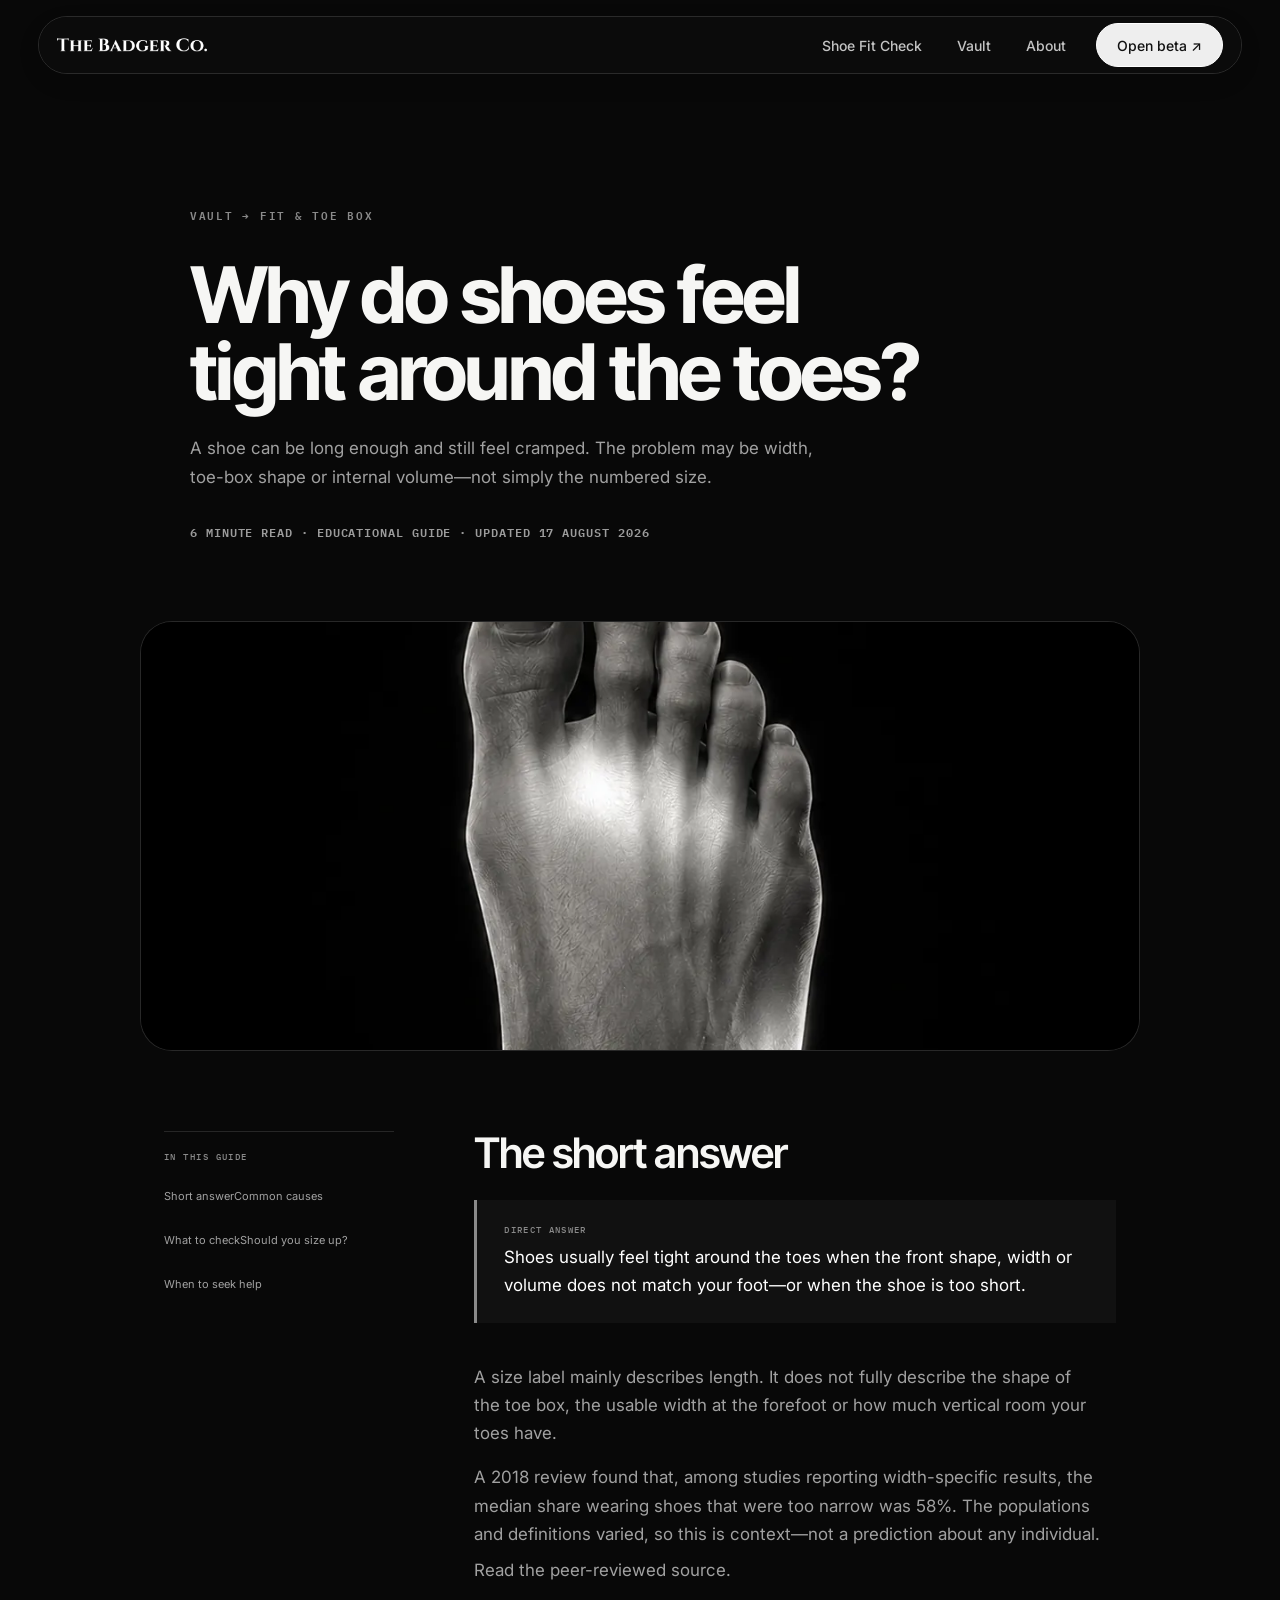
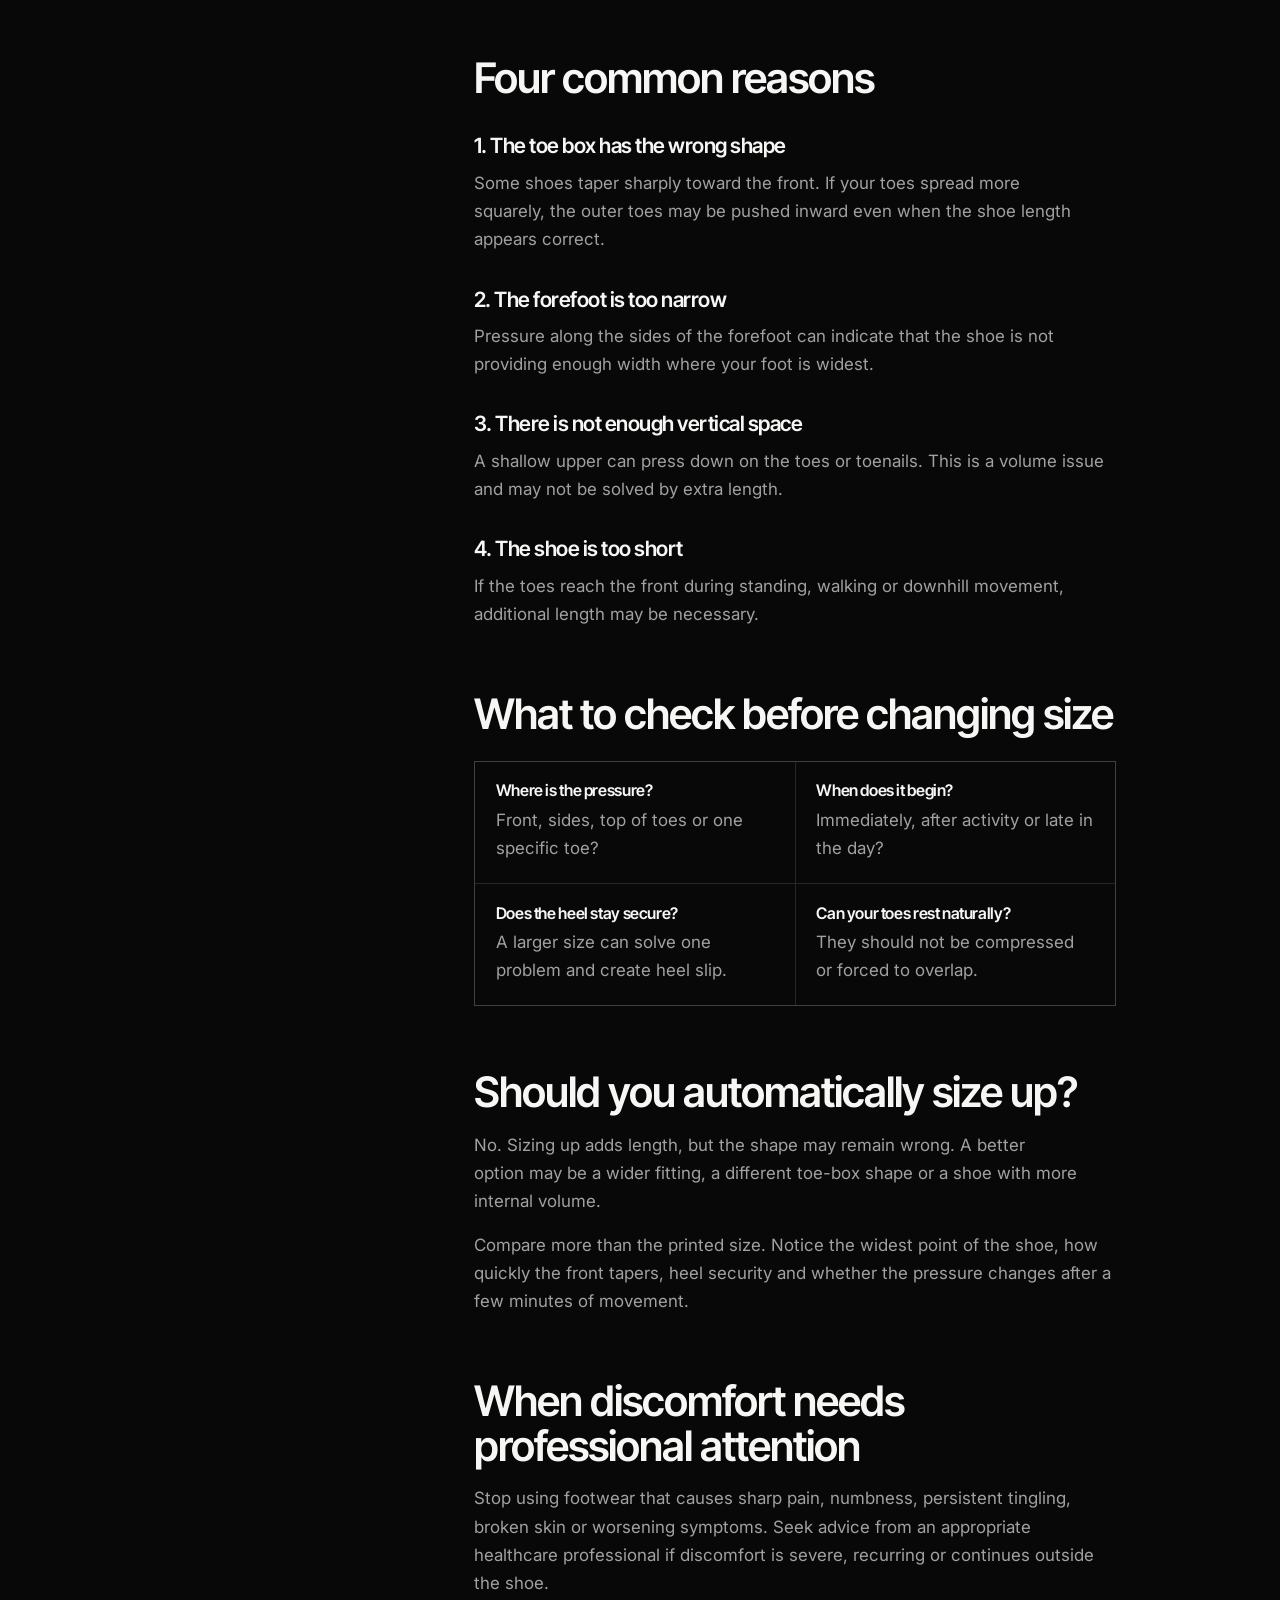
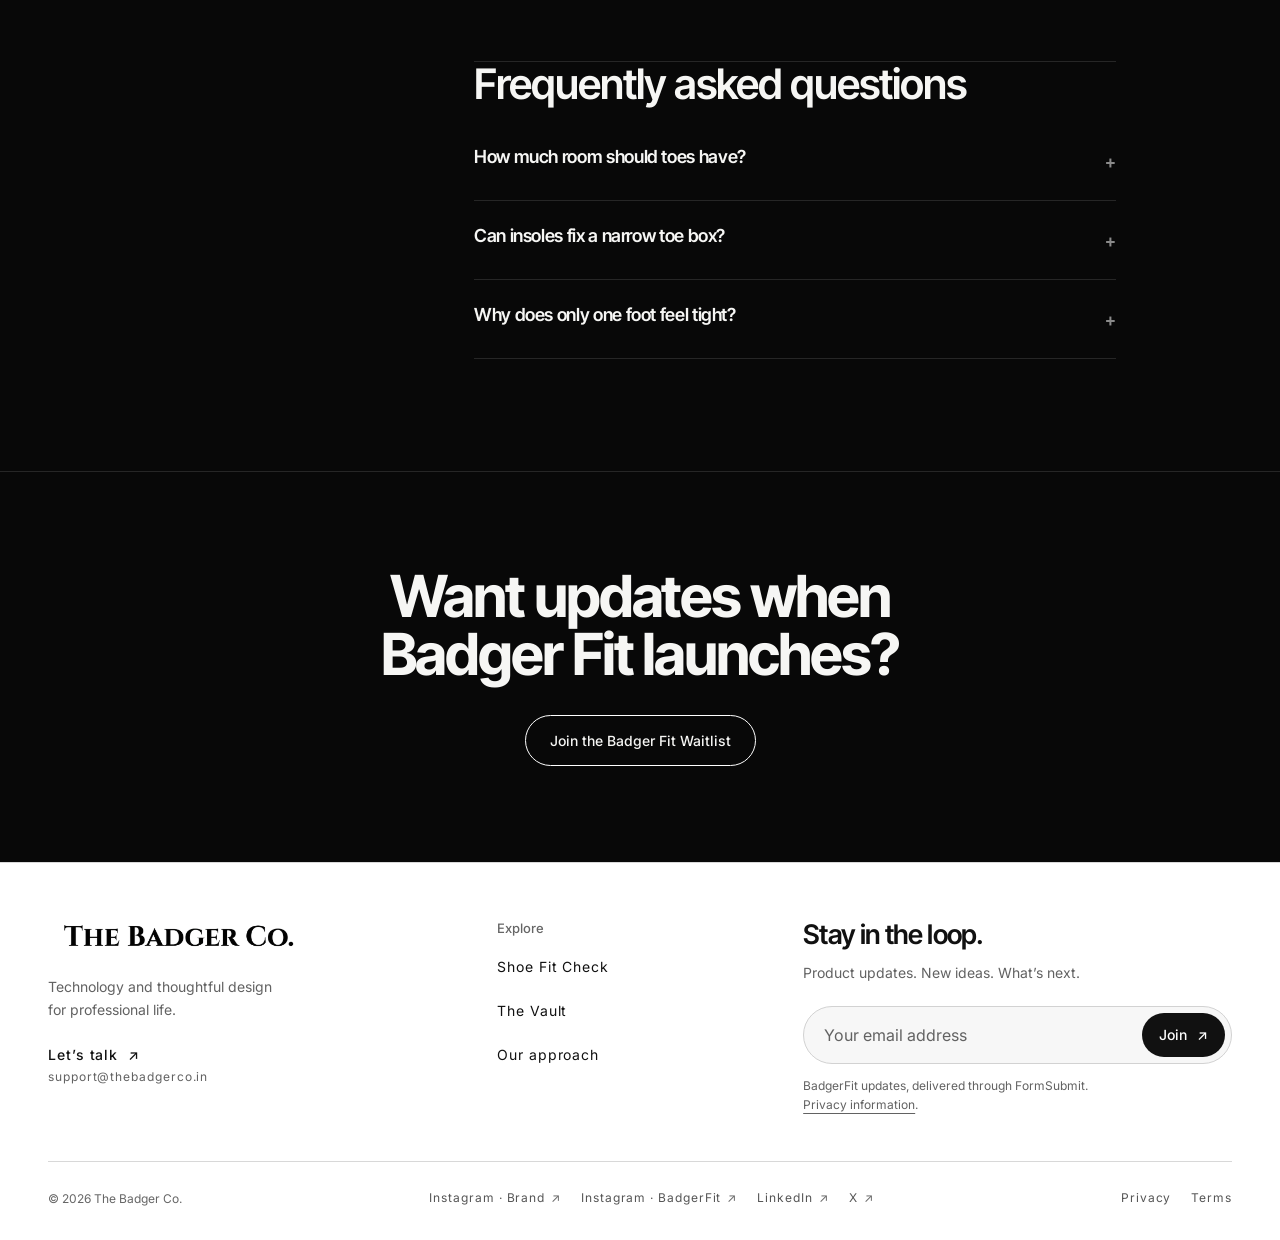
<file: blog-toe-box-pressure.html>
<!DOCTYPE html>
<html lang="en">
<head><!-- Google tag (gtag.js) -->
<script async src="https://www.googletagmanager.com/gtag/js?id=G-2H156JFLJL"></script>
<script>window.dataLayer=window.dataLayer||[];function gtag(){dataLayer.push(arguments);}gtag('js',new Date());gtag('config','G-2H156JFLJL');</script>
<meta charset="UTF-8"><meta name="viewport" content="width=device-width, initial-scale=1.0, viewport-fit=cover">
<meta name="theme-color" content="#000000">
<link rel="icon" type="image/png" href="apple-touch-icon.png">
<link rel="apple-touch-icon" href="apple-touch-icon.png">
<title>Why Do Shoes Feel Tight Around the Toes? | Badger Fit</title>
<meta name="description" content="Shoes can feel tight around the toes because of toe-box shape, width, shoe volume or insufficient length. Learn what to check before sizing up.">
<meta name="robots" content="index, follow"><link rel="canonical" href="https://thebadgerco.in/blog-toe-box-pressure.html">
<meta property="og:title" content="Why Do Shoes Feel Tight Around the Toes?"><meta property="og:description" content="A practical guide to toe-box shape, width and sizing."><meta property="og:url" content="https://thebadgerco.in/blog-toe-box-pressure.html"><meta property="og:type" content="article"><meta property="og:image" content="https://thebadgerco.in/TBCL.png"><meta property="og:image:width" content="1920"><meta property="og:image:height" content="819"><meta property="og:image:alt" content="The Badger Co. wordmark"><meta name="twitter:card" content="summary_large_image"><meta name="twitter:title" content="Why Do Shoes Feel Tight Around the Toes?"><meta name="twitter:description" content="A practical guide to toe-box shape, width and sizing."><meta name="twitter:image" content="https://thebadgerco.in/TBCL.png">
<script type="application/ld+json">{"@context":"https://schema.org","@type":"BlogPosting","headline":"Why Do Shoes Feel Tight Around the Toes?","description":"A practical guide to toe-box shape, width, shoe volume and sizing.","datePublished":"2026-08-17","dateModified":"2026-08-17","author":{"@type":"Organization","name":"The Badger Co."},"publisher":{"@type":"Organization","name":"The Badger Co."},"mainEntityOfPage":"https://thebadgerco.in/blog-toe-box-pressure.html"}</script>
<script type="application/ld+json">{"@context":"https://schema.org","@type":"FAQPage","mainEntity":[{"@type":"Question","name":"Why do shoes feel tight around the toes?","acceptedAnswer":{"@type":"Answer","text":"Common reasons include a toe box that does not match your toe shape, insufficient width or volume, or a shoe that is too short."}},{"@type":"Question","name":"Should I size up when the toe box feels tight?","acceptedAnswer":{"@type":"Answer","text":"Not automatically. A larger size adds length but may not provide the right width or toe-box shape, and it may create heel slip."}},{"@type":"Question","name":"How much room should toes have in shoes?","acceptedAnswer":{"@type":"Answer","text":"Your toes should not be compressed or forced to overlap. Exact space varies by footwear type, movement and individual fit needs."}}]}</script>
<link rel="preconnect" href="https://fonts.googleapis.com"><link href="https://fonts.googleapis.com/css2?family=IBM+Plex+Mono:wght@400;500&amp;family=Inter:wght@400;500;600&amp;family=Inter+Tight:wght@600;700&amp;display=swap" rel="stylesheet">
<style>
*{box-sizing:border-box;margin:0;padding:0}:root{--bg:#080808;--ink:#fff;--rule:rgba(255,255,255,.12);--muted:rgba(255,255,255,.62);--grey:#8a8a8a}body{background:var(--bg);color:var(--ink);font-family:Inter,sans-serif;line-height:1.7;animation:pageFadeIn .4s ease both}@keyframes pageFadeIn{from{opacity:0}to{opacity:1}}a{color:inherit}:focus-visible{outline:2px solid var(--grey);outline-offset:3px}@media(prefers-reduced-motion:reduce){*{transition-duration:.01ms!important;animation-duration:.01ms!important;animation-iteration-count:1!important}}nav{position:fixed;z-index:100;top:1rem;left:clamp(1rem,3vw,2.5rem);right:clamp(1rem,3vw,2.5rem);max-width:1280px;margin:auto;padding:.78rem .85rem .78rem 1.35rem;display:flex;align-items:center;justify-content:space-between;border:1px solid rgba(255,255,255,.13);border-radius:999px;background:rgba(10,10,10,.86);backdrop-filter:blur(14px)}.nav-logo{font:700 11px 'Playfair Display',serif;letter-spacing:.35em;text-transform:uppercase;text-decoration:none}.nav-panel,.nav-links{display:flex;align-items:center}.nav-panel{gap:1.75rem}.nav-links{gap:1.55rem}.nav-link{font:400 10px 'IBM Plex Mono',monospace;letter-spacing:.12em;text-transform:uppercase;color:var(--muted);text-decoration:none}.nav-link:hover{color:#fff}.nav-cta{font:500 10px 'IBM Plex Mono',monospace;letter-spacing:.16em;text-transform:uppercase;color:#000;background:#fff;border-radius:999px;padding:.78rem 1.35rem;text-decoration:none}.nav-toggle,.nav-close{display:none;min-width:44px;min-height:44px}
.article-hero{padding:12rem 1.5rem 5rem}.article-head{max-width:900px;margin:auto}.crumb{font:500 9px 'IBM Plex Mono',monospace;letter-spacing:.18em;text-transform:uppercase;color:var(--grey);text-decoration:none}.article-head h1{font:900 clamp(42px,7vw,78px)/1.02 'Playfair Display',serif;margin:1.25rem 0 1.5rem}.dek{font-size:16px;color:var(--muted);max-width:700px}.meta{font:400 9px 'IBM Plex Mono',monospace;color:rgba(255,255,255,.6);letter-spacing:.1em;text-transform:uppercase;margin-top:2rem}
.visual{max-width:1000px;height:430px;margin:0 auto 5rem;border:1px solid var(--rule);border-radius:32px;background:radial-gradient(circle at 42% 47%,rgba(138,138,138,.32),transparent 24%),linear-gradient(135deg,#292929,#090909);position:relative;overflow:hidden}.visual::before{content:'';position:absolute;width:260px;height:350px;border:2px solid rgba(255,255,255,.55);border-radius:48% 52% 34% 34%/35% 35% 65% 65%;left:50%;top:55%;transform:translate(-50%,-50%) rotate(-7deg)}.visual::after{content:'Toe pressure';position:absolute;top:27%;left:61%;font:500 10px 'IBM Plex Mono',monospace;letter-spacing:.14em;text-transform:uppercase;color:#fff;border-left:70px solid var(--grey);padding-left:12px}
.layout{max-width:1000px;margin:auto;padding:0 1.5rem 7rem;display:grid;grid-template-columns:230px minmax(0,670px);gap:5rem}.toc{position:sticky;top:8rem;align-self:start;border-top:1px solid var(--rule);padding-top:1.2rem}.toc-title{font:500 9px 'IBM Plex Mono',monospace;letter-spacing:.16em;text-transform:uppercase;color:var(--grey);margin-bottom:.8rem}.toc a{display:block;padding:.5rem 0;color:var(--muted);font-size:11px;text-decoration:none}.content h2{font:700 clamp(28px,4vw,42px)/1.12 'Playfair Display',serif;margin:4rem 0 1rem}.content h2:first-child{margin-top:0}.content h3{font:700 21px/1.2 'Playfair Display',serif;margin:2.2rem 0 .7rem}.content p,.content li{font-size:14px;color:var(--muted);line-height:1.9}.content p+p{margin-top:1rem}.content ul,.content ol{padding-left:1.2rem;margin:1rem 0}.answer{border-left:3px solid var(--grey);padding:1.5rem 1.7rem;background:rgba(138,138,138,.07);margin:1.5rem 0 2.5rem}.answer strong{display:block;font:500 9px 'IBM Plex Mono',monospace;letter-spacing:.15em;text-transform:uppercase;color:var(--grey);margin-bottom:.5rem}.answer p{color:#fff;font-size:15px}.check{display:grid;grid-template-columns:repeat(2,1fr);gap:1px;background:var(--rule);border:1px solid var(--rule);margin:1.5rem 0}.check div{background:var(--bg);padding:1.3rem}.check b{display:block;font:700 16px 'Playfair Display',serif;margin-bottom:.4rem}.check span{font-size:11px;color:var(--muted)}.faq{margin-top:4rem;border-top:1px solid var(--rule)}details{border-bottom:1px solid var(--rule)}summary{list-style:none;cursor:pointer;padding:1.5rem 0;font:700 18px 'Playfair Display',serif;display:flex;justify-content:space-between;gap:1rem;transition:color .2s ease}summary:hover{color:rgba(255,255,255,.75)}summary::after{content:'+';color:var(--grey);font-family:'IBM Plex Mono';transition:transform .25s ease}details[open] summary::after{content:'–';transform:rotate(180deg)}.faq p{padding:0 2rem 1.5rem 0}.cta{padding:6rem 1.5rem;border-top:1px solid var(--rule);text-align:center}.cta h2{font:900 clamp(32px,5vw,58px)/1.08 'Playfair Display',serif;max-width:720px;margin:auto}.btn{display:inline-block;margin-top:2rem;padding:1rem 1.5rem;border:1px solid #fff;border-radius:999px;font:500 10px 'IBM Plex Mono',monospace;letter-spacing:.15em;text-transform:uppercase;text-decoration:none}
.btn:hover{background:#fff;color:#000}footer{padding:2.5rem clamp(1.5rem,6vw,6rem);border-top:1px solid var(--rule);display:flex;justify-content:space-between;gap:1rem;flex-wrap:wrap;color:var(--muted);font:400 10px 'IBM Plex Mono',monospace}
@media(max-width:900px){nav{top:.75rem;left:.75rem;right:.75rem;border-radius:16px;padding:.7rem 1rem}.nav-toggle{display:block;background:none;border:1px solid var(--rule);border-radius:999px;color:#fff;font:500 10px 'IBM Plex Mono';padding:.6rem .9rem}.nav-panel{visibility:hidden;position:fixed;inset:0;background:#080808;flex-direction:column;justify-content:center;align-items:flex-start;padding:5rem 2rem;transform:translateX(100%);transition:.25s;z-index:200}.nav-panel.open{visibility:visible;transform:none}.nav-links{flex-direction:column;align-items:flex-start;gap:1.6rem}.nav-link{font-size:15px}.nav-cta{width:100%;text-align:center}.nav-close{display:block;position:absolute;top:1.5rem;right:1.5rem;background:none;border:1px solid var(--rule);border-radius:999px;color:#fff;padding:.6rem .9rem}.layout{grid-template-columns:1fr;gap:2rem}.toc{position:static}.visual{height:340px;margin-left:1rem;margin-right:1rem}.check{grid-template-columns:1fr}}
/* Official The Badger Co. logo */
.nav-logo{display:block;width:150px;height:38px;flex:0 0 150px;font-size:0!important;letter-spacing:0!important;overflow:hidden}
</style>
<link rel="stylesheet" href="site-overrides.css">
<link rel="stylesheet" href="site-mobile-overrides.css">
<link rel="stylesheet" href="site-brand.css">
</head>
<body>
<nav class="site-nav" data-site-nav><a href="index.html" class="nav-logo" aria-label="The Badger Co. home"><picture><source srcset="bflogo.webp" type="image/webp"><img src="bflogo.png" alt="The Badger Co."></picture></a><button class="nav-toggle" type="button" aria-expanded="false" aria-controls="site-menu" aria-label="Open navigation menu" data-nav-toggle>Menu</button><div id="site-menu" class="nav-panel" data-nav-panel><div class="nav-menu" data-nav-menu><div class="nav-head"><button class="nav-close" type="button" aria-label="Close navigation menu" data-nav-close>Close</button></div><div class="nav-links"><a href="badgerfit.html" class="nav-link" data-nav-link>Shoe Fit Check</a><a href="vault.html" class="nav-link" data-nav-link>Vault</a><a href="about.html" class="nav-link" data-nav-link>About</a></div><a href="https://badger-eight.vercel.app/" class="nav-cta" data-nav-link>Open beta ↗</a></div></div></nav>
<header class="article-hero"><div class="article-head"><a class="crumb" href="vault.html">Vault → Fit &amp; Toe Box</a><h1>Why do shoes feel tight around the toes?</h1><p class="dek">A shoe can be long enough and still feel cramped. The problem may be width, toe-box shape or internal volume—not simply the numbered size.</p><div class="meta">6 minute read · Educational guide · Updated 17 August 2026</div></div></header>
<div class="visual"><picture class="article-visual-media toe"><source srcset="footsecond.webp" type="image/webp"><img src="footsecond.png" alt="Close-up editorial foot image illustrating front-of-foot pressure." width="1122" height="1402" decoding="async"></picture></div>
<main class="layout"><aside class="toc"><div class="toc-title">In this guide</div><a href="#short-answer">Short answer</a><a href="#causes">Common causes</a><a href="#check">What to check</a><a href="#size-up">Should you size up?</a><a href="#help">When to seek help</a></aside><article class="content">
<h2 id="short-answer">The short answer</h2><div class="answer"><strong>Direct answer</strong><p>Shoes usually feel tight around the toes when the front shape, width or volume does not match your foot—or when the shoe is too short.</p></div><p>A size label mainly describes length. It does not fully describe the shape of the toe box, the usable width at the forefoot or how much vertical room your toes have.</p><p>A 2018 review found that, among studies reporting width-specific results, the median share wearing shoes that were too narrow was 58%. The populations and definitions varied, so this is context—not a prediction about any individual. <a href="https://pmc.ncbi.nlm.nih.gov/articles/PMC6064070/">Read the peer-reviewed source</a>.</p>
<h2 id="causes">Four common reasons</h2><h3>1. The toe box has the wrong shape</h3><p>Some shoes taper sharply toward the front. If your toes spread more squarely, the outer toes may be pushed inward even when the shoe length appears correct.</p><h3>2. The forefoot is too narrow</h3><p>Pressure along the sides of the forefoot can indicate that the shoe is not providing enough width where your foot is widest.</p><h3>3. There is not enough vertical space</h3><p>A shallow upper can press down on the toes or toenails. This is a volume issue and may not be solved by extra length.</p><h3>4. The shoe is too short</h3><p>If the toes reach the front during standing, walking or downhill movement, additional length may be necessary.</p>
<h2 id="check">What to check before changing size</h2><div class="check"><div><b>Where is the pressure?</b><span>Front, sides, top of toes or one specific toe?</span></div><div><b>When does it begin?</b><span>Immediately, after activity or late in the day?</span></div><div><b>Does the heel stay secure?</b><span>A larger size can solve one problem and create heel slip.</span></div><div><b>Can your toes rest naturally?</b><span>They should not be compressed or forced to overlap.</span></div></div>
<h2 id="size-up">Should you automatically size up?</h2><p>No. Sizing up adds length, but the shape may remain wrong. A better option may be a wider fitting, a different toe-box shape or a shoe with more internal volume.</p><p>Compare more than the printed size. Notice the widest point of the shoe, how quickly the front tapers, heel security and whether the pressure changes after a few minutes of movement.</p>
<h2 id="help">When discomfort needs professional attention</h2><p>Stop using footwear that causes sharp pain, numbness, persistent tingling, broken skin or worsening symptoms. Seek advice from an appropriate healthcare professional if discomfort is severe, recurring or continues outside the shoe.</p>
<section class="faq"><h2>Frequently asked questions</h2><details><summary>How much room should toes have?</summary><p>Your toes should rest without compression or forced overlap. The exact amount varies by footwear type, movement and individual needs.</p></details><details><summary>Can insoles fix a narrow toe box?</summary><p>Usually not. An insole occupies space and cannot change the external shape of the shoe. It may make an already tight fit feel tighter.</p></details><details><summary>Why does only one foot feel tight?</summary><p>Feet are often not identical. Fit should be checked against the foot that needs more room while ensuring the other heel remains secure.</p></details></section>
</article></main>
<section class="cta reveal"><h2>Want updates when Badger Fit launches?</h2><a class="btn" href="waitlist.html">Join the Badger Fit Waitlist</a></section><footer class="site-footer footer-v2" id="site-footer">
  <div class="footer-v2-main">
    <div class="footer-v2-brand">
      <a href="index.html" class="footer-v2-logo" aria-label="The Badger Co. home"><img src="TBCL.webp" alt="The Badger Co." width="1920" height="819" loading="lazy" decoding="async"></a>
      <p>Technology and thoughtful design <br>for professional life.</p>
      <a class="footer-v2-contact" href="mailto:support@thebadgerco.in">Let’s talk <span aria-hidden="true">↗</span><span>support@thebadgerco.in</span></a>
    </div>
    <nav class="footer-v2-explore" aria-label="Footer navigation">
      <h2>Explore</h2>
      <a href="badgerfit.html">Shoe Fit Check</a>
      <a href="vault.html">The Vault</a>
      <a href="about.html">Our approach</a>
    </nav>
    <div class="site-footer-signup footer-v2-signup">
      <h2>Stay in the loop.</h2>
      <p>Product updates. New ideas. What’s next.</p>
      <form class="footer-signup-form" data-footer-signup novalidate>
        <label class="visually-hidden" for="footerEmail">Email address</label>
        <input type="email" id="footerEmail" name="email" class="footer-signup-input" placeholder="Your email address" required autocomplete="email" inputmode="email" aria-describedby="footerPrivacy footerSignupNote">
        <input type="hidden" name="_subject" value="New BadgerFit waitlist signup">
        <input type="hidden" name="source" value="Footer signup">
        <input type="hidden" name="_template" value="table">
        <input type="hidden" name="_captcha" value="false">
        <input type="text" name="_honey" aria-hidden="true" tabindex="-1" autocomplete="off" style="position:absolute;left:-9999px;width:1px;height:1px;overflow:hidden">
        <button type="submit" class="footer-signup-submit" aria-label="Join product updates"><span data-signup-label>Join</span><span aria-hidden="true">↗</span></button>
      </form>
      <p class="footer-signup-privacy-note" id="footerPrivacy">BadgerFit updates, delivered through FormSubmit. <a href="privacy.html">Privacy information</a>.</p>
      <p class="footer-signup-note" id="footerSignupNote" data-footer-signup-note role="status" aria-live="polite" aria-atomic="true" hidden></p>
    </div>
  </div>
  <div class="footer-v2-bottom">
    <p class="footer-v2-copyright">© 2026 The Badger Co.</p>
    <div class="footer-v2-social" role="group" aria-label="Follow The Badger Co. and BadgerFit">
      <a href="https://www.instagram.com/the.badger.co/" target="_blank" rel="noopener noreferrer">Instagram · Brand <span aria-hidden="true">↗</span></a>
      <a href="https://www.instagram.com/thebadgerfitapp/" target="_blank" rel="noopener noreferrer">Instagram · BadgerFit <span aria-hidden="true">↗</span></a>
      <a href="https://www.linkedin.com/company/123393979/" target="_blank" rel="noopener noreferrer">LinkedIn <span aria-hidden="true">↗</span></a>
      <a href="https://x.com/TheBadgerCoIN" target="_blank" rel="noopener noreferrer">X <span aria-hidden="true">↗</span></a>
    </div>
    <div class="footer-v2-legal"><a href="privacy.html">Privacy</a><a href="terms.html">Terms</a></div>
  </div>
</footer>
<script src="site-navigation.js"></script>
<script src="site-mobile-enhancements.js"></script>
<script src="site-footer-signup.js"></script>
<script src="site-reveal.js"></script>
</body></html>
</file>
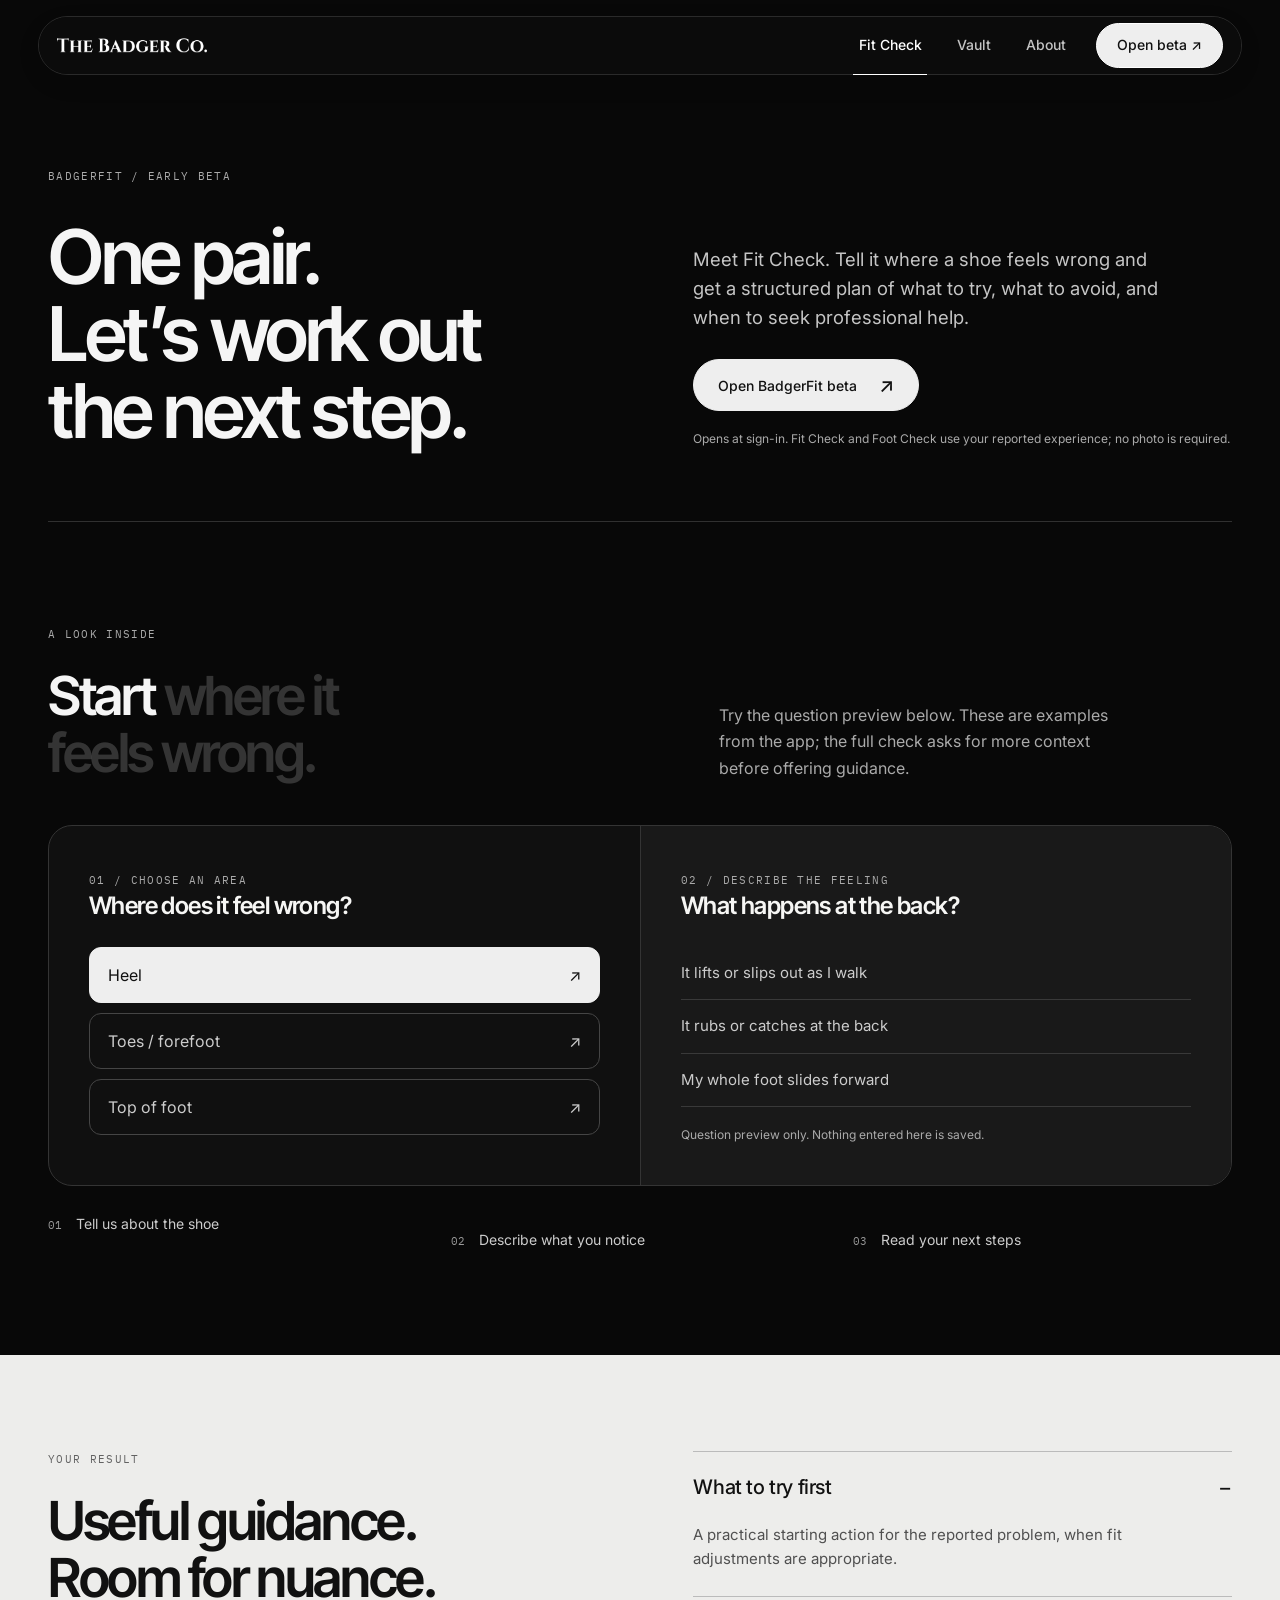
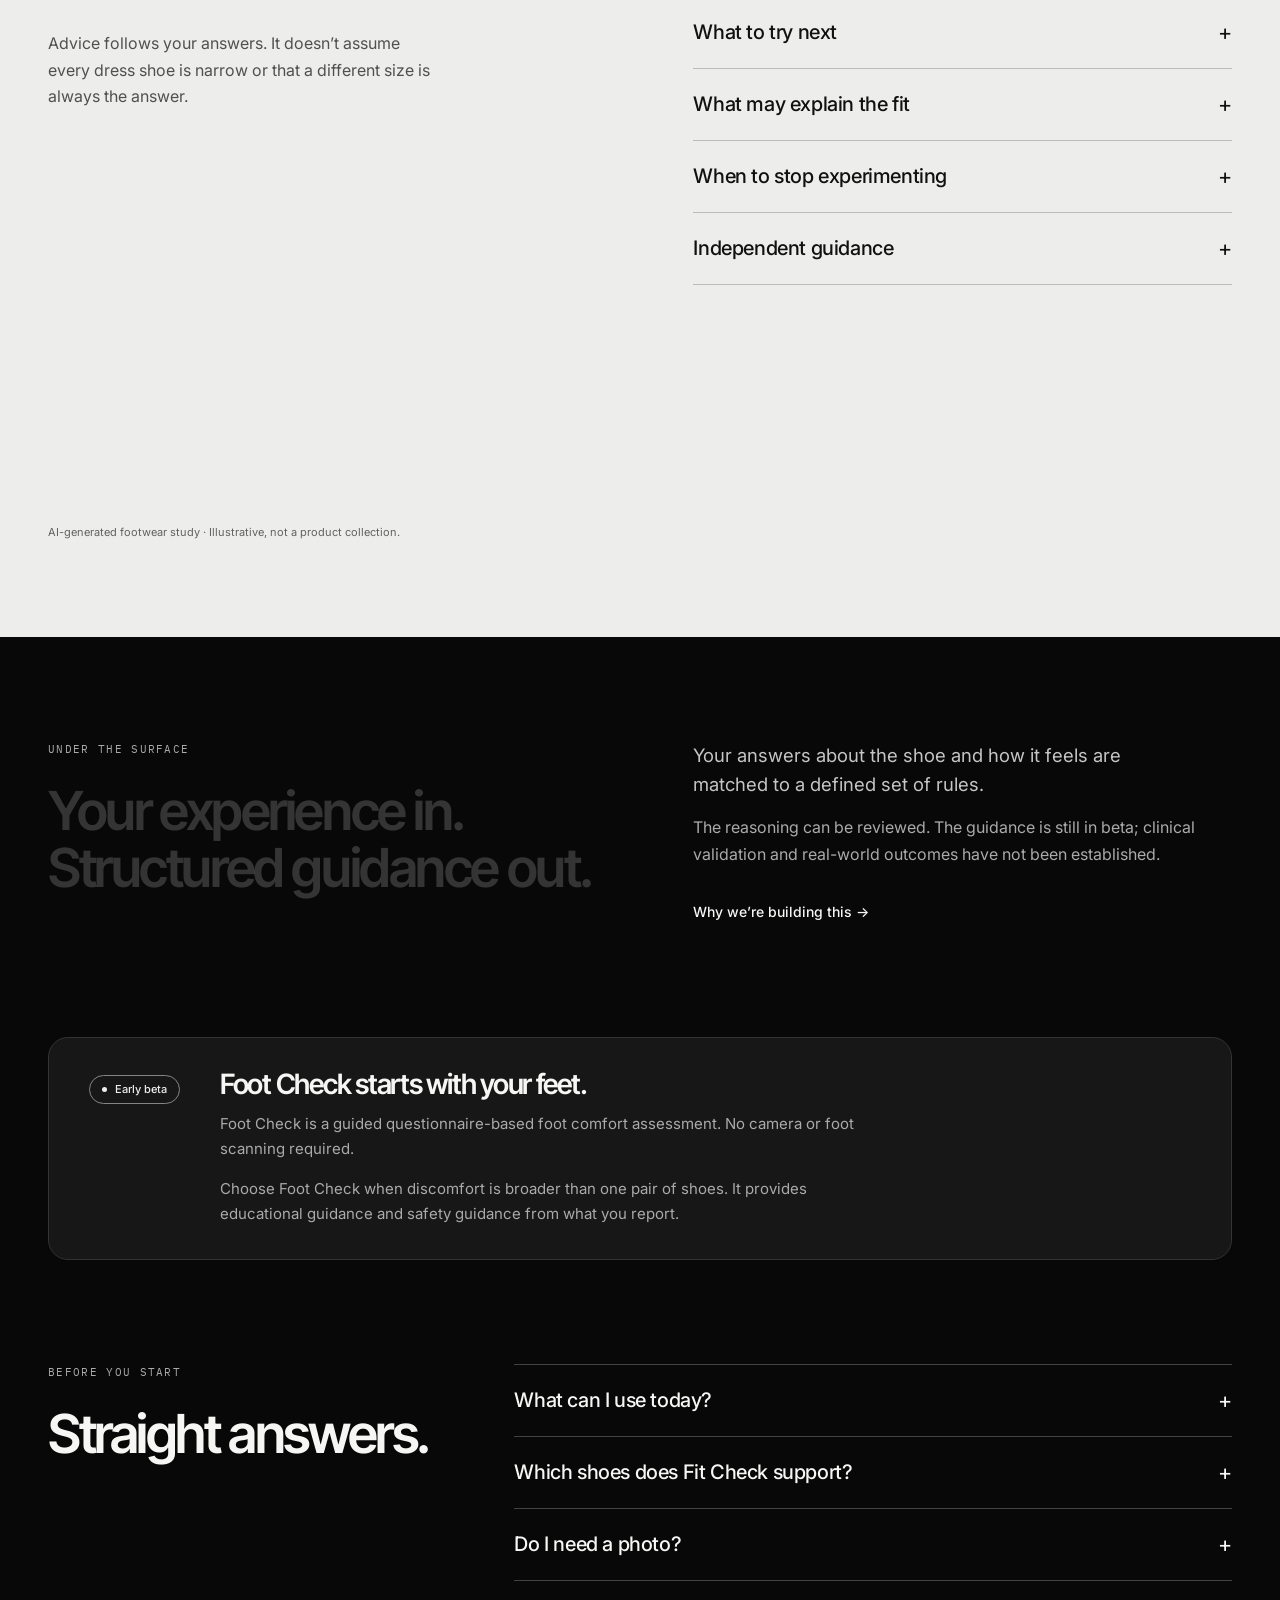
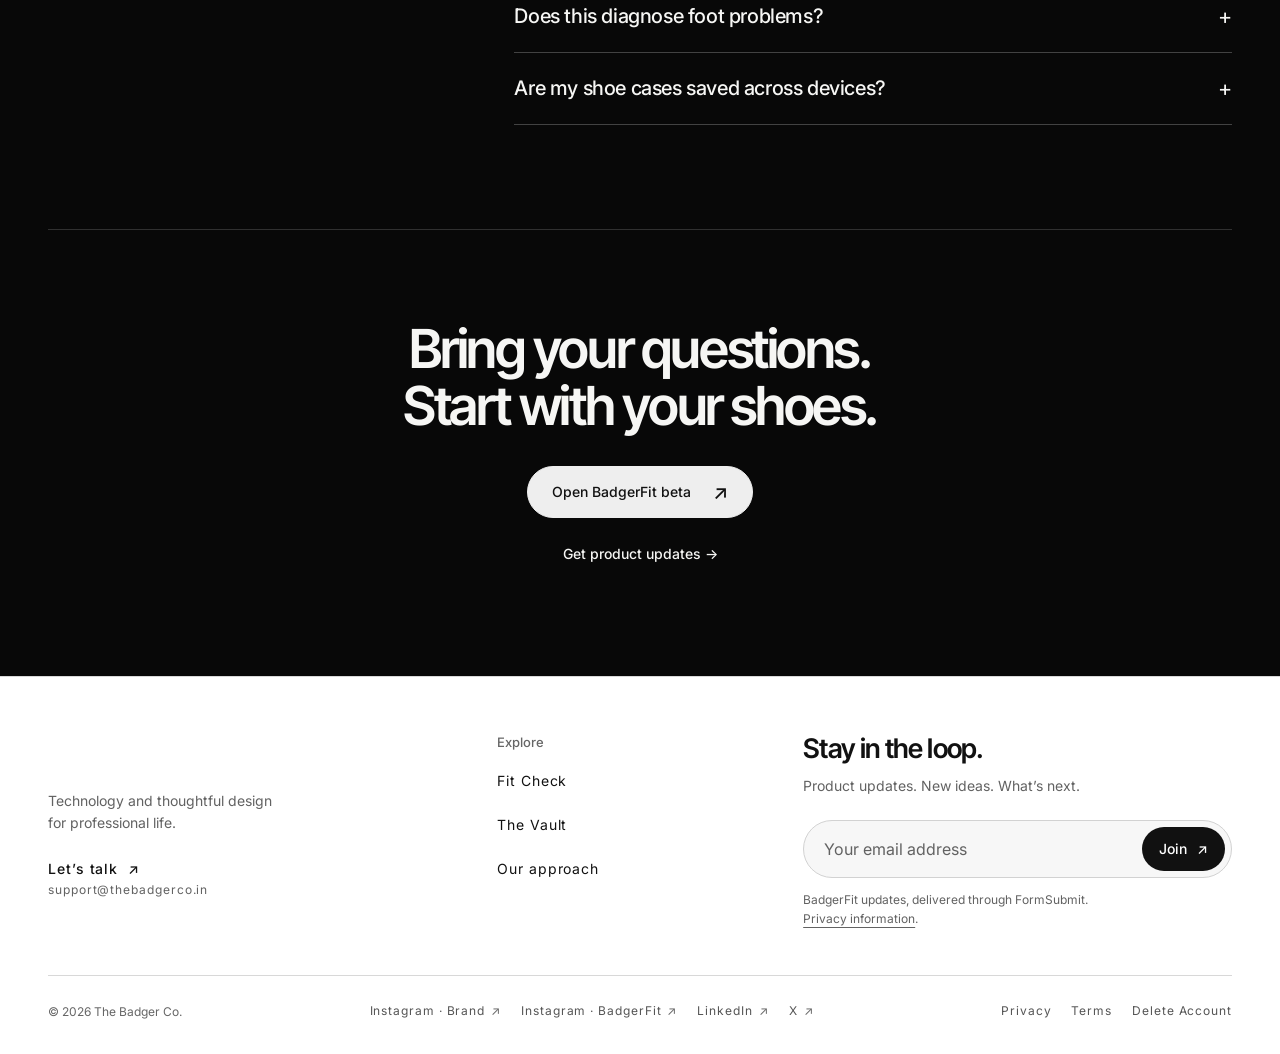
<file: how-it-works.html>
<!DOCTYPE html>
<html lang="en">
<head><!-- Google tag (gtag.js) -->
<script async src="https://www.googletagmanager.com/gtag/js?id=G-2H156JFLJL"></script>
<script>window.dataLayer=window.dataLayer||[];function gtag(){dataLayer.push(arguments);}gtag('js',new Date());gtag('config','G-2H156JFLJL');</script>
<meta charset="UTF-8">
<meta name="viewport" content="width=device-width, initial-scale=1.0, viewport-fit=cover">
<meta http-equiv="refresh" content="0; url=badgerfit.html">
<meta name="robots" content="noindex, follow">
<link rel="canonical" href="https://thebadgerco.in/badgerfit.html">
<link rel="icon" type="image/png" href="apple-touch-icon.png">
<link rel="apple-touch-icon" href="apple-touch-icon.png">
<title>Redirecting to the App page | The Badger Co.</title>
<meta name="description" content="How It Works is now part of the App page. Redirecting you there.">
<style>
*{box-sizing:border-box;margin:0;padding:0}
body{background:#000;color:#fff;font-family:'Inter',Arial,sans-serif;min-height:100vh;display:flex;align-items:center;justify-content:center;text-align:center;padding:2rem;line-height:1.6}
a{color:#fff}
p{font-size:14px;color:rgba(255,255,255,.68)}
</style>
</head>
<body>
<p>How It Works is now part of the App page. Redirecting you&hellip;<br>If nothing happens, <a href="badgerfit.html">continue to the App page</a>.</p>
</body>
</html>
</file>
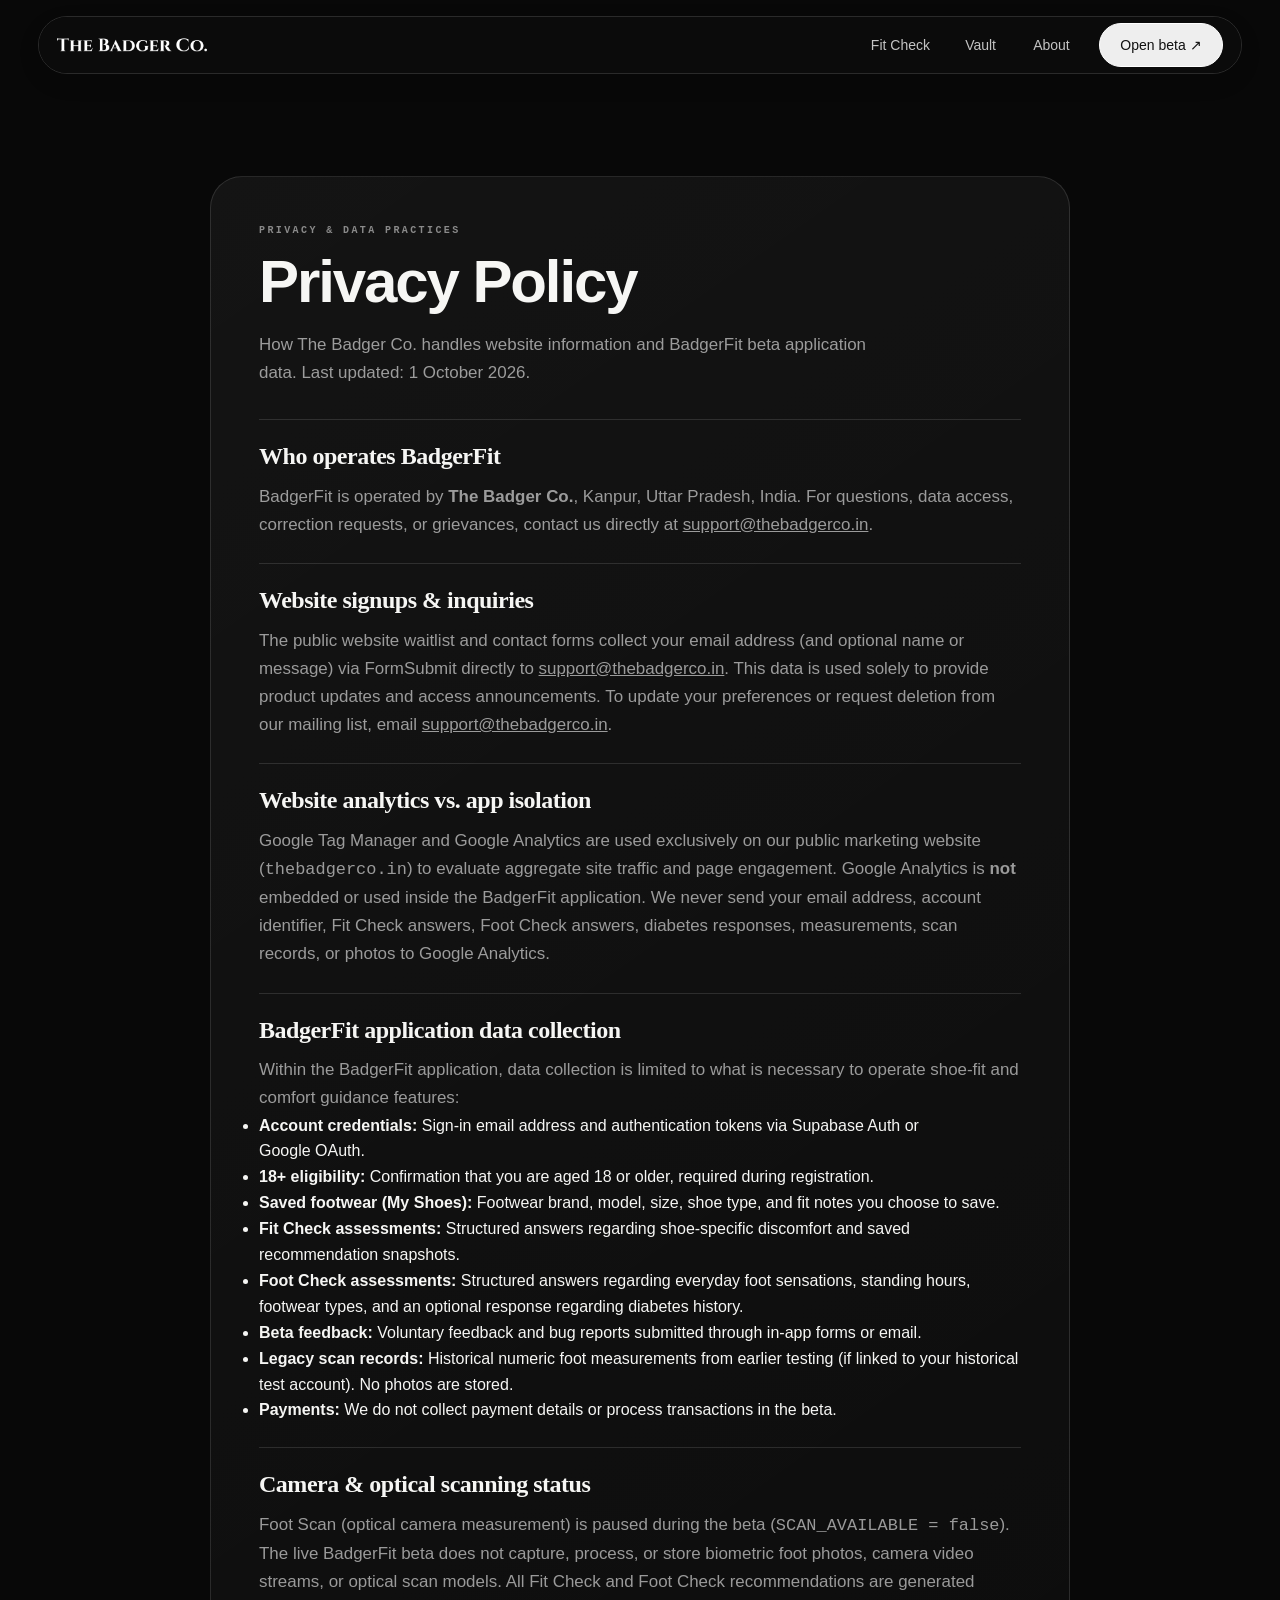
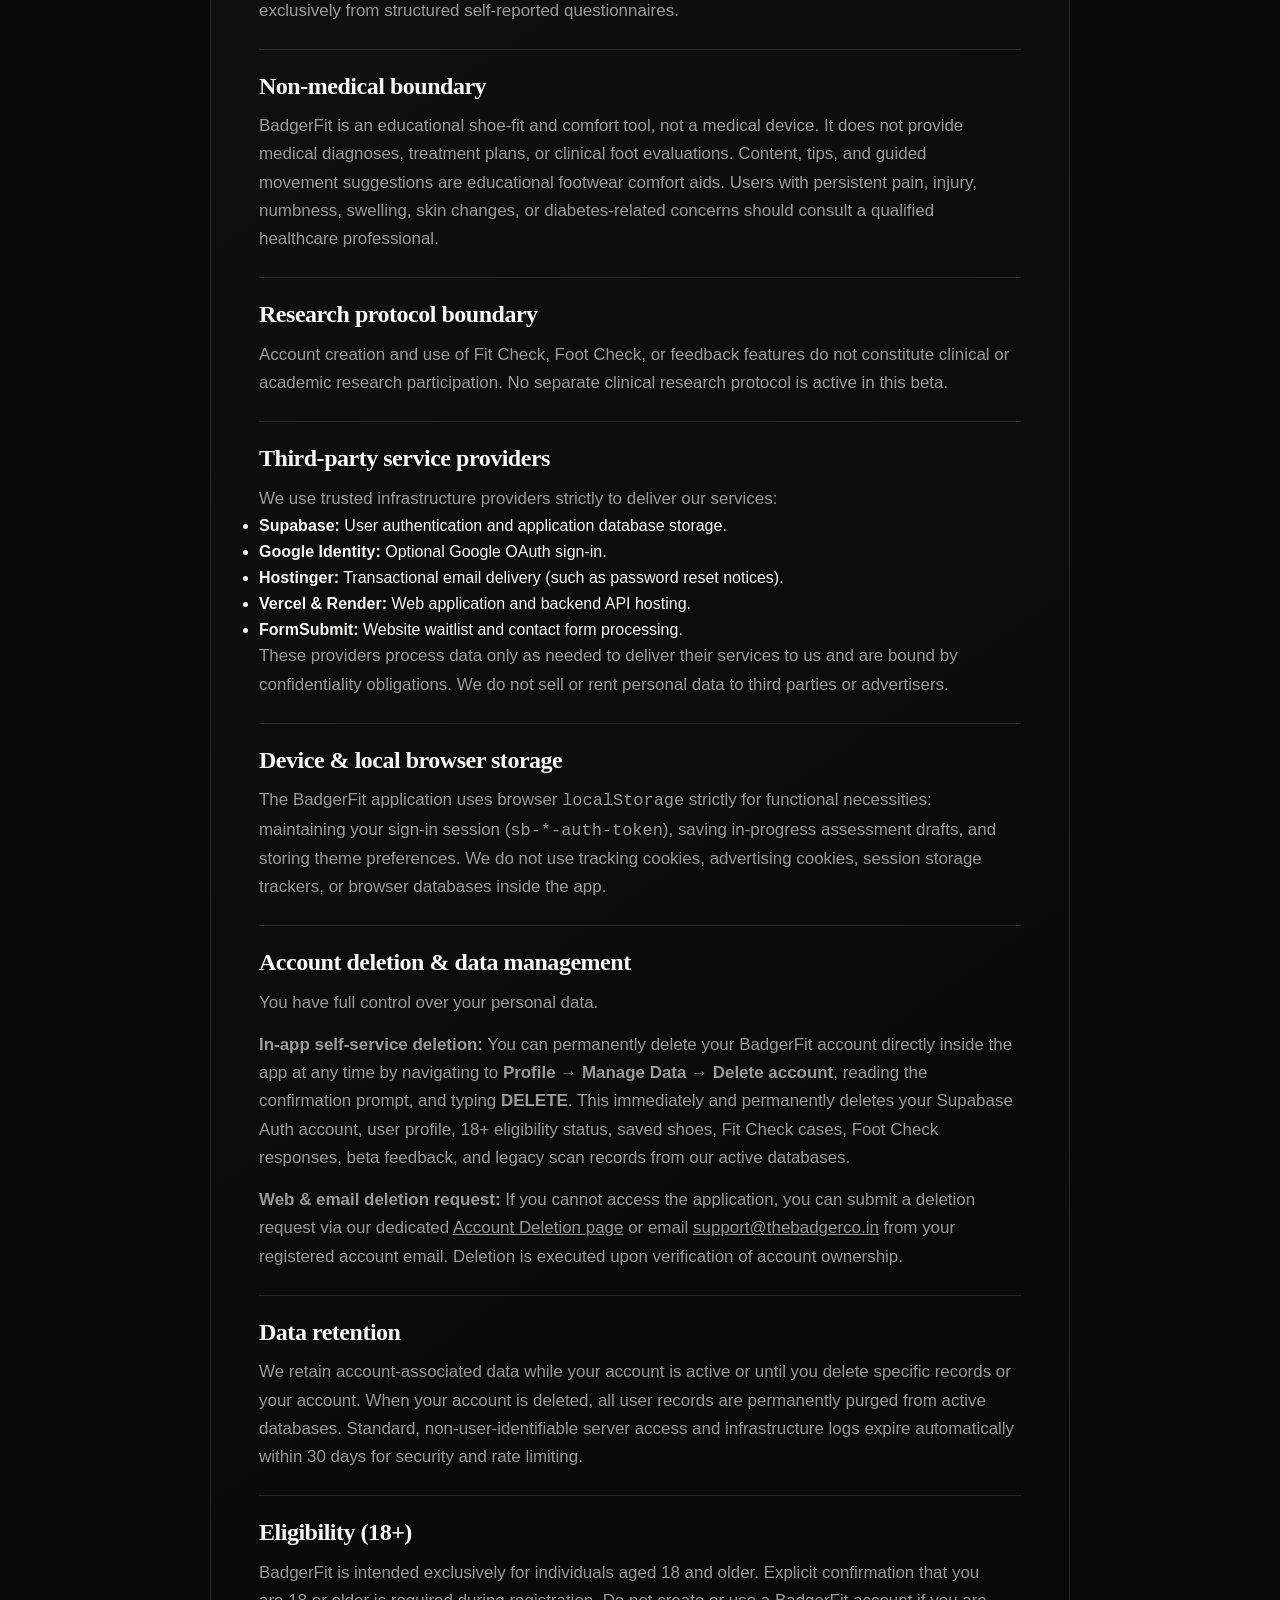
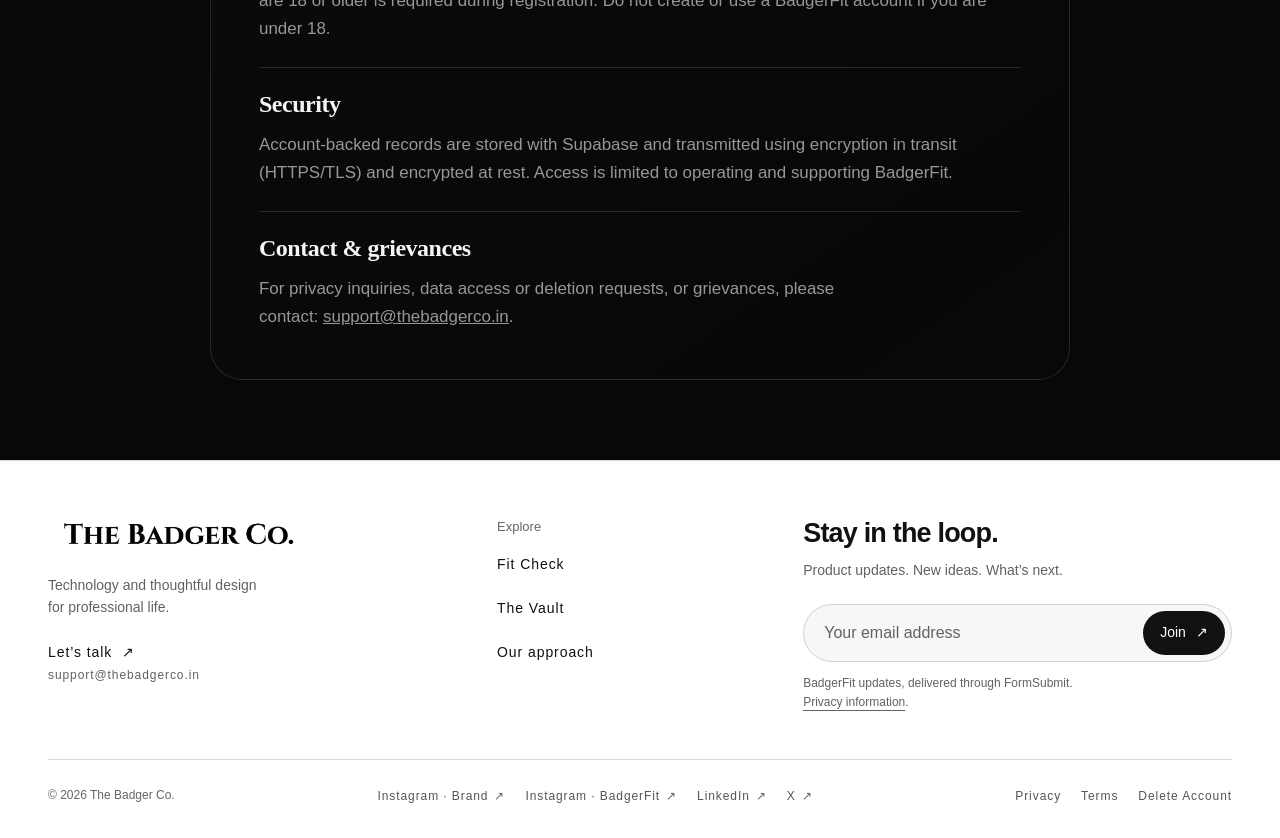
<file: privacy.html>
<!DOCTYPE html>
<html lang="en">
<head><!-- Google tag (gtag.js) -->
<script async src="https://www.googletagmanager.com/gtag/js?id=G-2H156JFLJL"></script>
<script>window.dataLayer=window.dataLayer||[];function gtag(){dataLayer.push(arguments);}gtag('js',new Date());gtag('config','G-2H156JFLJL');</script>
<meta charset="UTF-8">
<meta name="viewport" content="width=device-width, initial-scale=1.0, viewport-fit=cover">
<meta name="theme-color" content="#000000">
<link rel="icon" type="image/png" href="apple-touch-icon.png">
<link rel="apple-touch-icon" href="apple-touch-icon.png">
<title>Privacy Policy | The Badger Co.</title>
<meta name="description" content="Privacy policy and data practices for The Badger Co. and the BadgerFit application.">
<meta name="robots" content="noindex, nofollow">
<link rel="canonical" href="https://thebadgerco.in/privacy.html">
<meta property="og:title" content="Privacy Policy | The Badger Co.">
<meta property="og:description" content="Privacy information for The Badger Co. website and BadgerFit beta.">
<meta property="og:url" content="https://thebadgerco.in/privacy.html">
<meta property="og:type" content="website">
<meta property="og:image" content="https://thebadgerco.in/TBCL.png">
<meta property="og:image:width" content="1920">
<meta property="og:image:height" content="819">
<meta property="og:image:alt" content="The Badger Co. wordmark">
<meta name="twitter:card" content="summary_large_image">
<meta name="twitter:title" content="Privacy Policy | The Badger Co.">
<meta name="twitter:description" content="Privacy information for The Badger Co. website and BadgerFit beta.">
<meta name="twitter:image" content="https://thebadgerco.in/TBCL.png">
<link rel="preconnect" href="https://fonts.googleapis.com">
<link href="https://fonts.googleapis.com/css2?family=Libre+Bodoni:ital,wght@0,400;0,500;0,700;1,400&family=Manrope:wght@400;500;600;700&display=swap" rel="stylesheet">
<style>
*{box-sizing:border-box;margin:0;padding:0}:root{--bg:#080808;--ink:#fff;--rule:rgba(255,255,255,.12);--muted:rgba(255,255,255,.58);--grey:#8a8a8a}body{background:var(--bg);color:var(--ink);font-family:Inter,sans-serif;line-height:1.6}.tag{font:500 10px 'IBM Plex Mono',monospace;letter-spacing:.28em;text-transform:uppercase;color:var(--grey)}a{color:inherit}:focus-visible{outline:2px solid var(--grey);outline-offset:3px}@media(prefers-reduced-motion:reduce){*{transition-duration:.01ms!important;animation-duration:.01ms!important;animation-iteration-count:1!important}}nav{position:fixed;z-index:100;top:1rem;left:clamp(1rem,3vw,2.5rem);right:clamp(1rem,3vw,2.5rem);max-width:1280px;margin:auto;padding:.78rem .85rem .78rem 1.35rem;display:flex;align-items:center;justify-content:space-between;border:1px solid rgba(255,255,255,.13);border-radius:999px;background:rgba(10,10,10,.86);backdrop-filter:blur(14px)}.nav-logo{font:700 11px 'Playfair Display',serif;letter-spacing:.35em;text-transform:uppercase;text-decoration:none}.nav-panel,.nav-links{display:flex;align-items:center}.nav-panel{gap:1.75rem}.nav-links{gap:1.55rem}.nav-link{font:400 10px 'IBM Plex Mono',monospace;letter-spacing:.12em;text-transform:uppercase;color:rgba(255,255,255,.58);text-decoration:none}.nav-link:hover,.nav-link.active{color:#fff}.nav-cta{font:500 10px 'IBM Plex Mono',monospace;letter-spacing:.16em;text-transform:uppercase;color:#000;background:#fff;border-radius:999px;padding:.78rem 1.35rem;text-decoration:none}.nav-toggle,.nav-close{display:none}
.shell{padding:11rem clamp(1rem,6vw,6rem) 5rem}.card{max-width:860px;margin:0 auto;border:1px solid var(--rule);border-radius:32px;padding:clamp(1.5rem,4vw,3rem);background:linear-gradient(145deg,rgba(255,255,255,.05),transparent)}h1{font:900 clamp(34px,5vw,60px)/1 'Playfair Display',serif;margin:1rem 0 1.2rem}.lead{max-width:640px;color:var(--muted);font-size:14px;line-height:1.85;margin-bottom:2rem}.section{padding-top:1.5rem;border-top:1px solid var(--rule);margin-top:1.5rem}.section h2{font:700 24px/1.08 'Playfair Display',serif;margin-bottom:.8rem}.section p{font-size:14px;color:var(--muted);line-height:1.85}.section p + p{margin-top:.9rem}
footer{padding:2rem clamp(1rem,6vw,6rem);border-top:1px solid var(--rule);display:flex;justify-content:space-between;gap:1rem;flex-wrap:wrap;color:var(--muted);font:400 10px 'IBM Plex Mono',monospace}.nav-toggle,.nav-close{min-width:44px;min-height:44px}
@media(max-width:900px){nav{top:.75rem;left:.75rem;right:.75rem;border-radius:16px;padding:.7rem 1rem}.nav-toggle{display:block;background:none;border:1px solid var(--rule);border-radius:999px;color:#fff;font:500 10px 'IBM Plex Mono',monospace;padding:.6rem .9rem}.nav-panel{visibility:hidden;position:fixed;inset:0;background:#080808;flex-direction:column;justify-content:center;align-items:flex-start;padding:5rem 2rem;transform:translateX(100%);transition:.25s;z-index:200}.nav-panel.open{visibility:visible;transform:none}.nav-links{flex-direction:column;align-items:flex-start;gap:1.6rem}.nav-link{font-size:15px}.nav-cta{width:100%;text-align:center}.nav-close{display:block;position:absolute;top:1.5rem;right:1.5rem;background:none;border:1px solid var(--rule);border-radius:999px;color:#fff;padding:.6rem .9rem}}
.nav-logo{display:block;width:150px;height:38px;flex:0 0 150px;font-size:0!important;letter-spacing:0!important;overflow:hidden}
</style>
<link rel="stylesheet" href="site-overrides.css">
<link rel="stylesheet" href="site-mobile-overrides.css">
<link rel="stylesheet" href="site-brand.css">
</head>
<body>
<nav class="site-nav" data-site-nav><a href="index.html" class="nav-logo" aria-label="The Badger Co. home"><picture><source srcset="bflogo.webp" type="image/webp"><img src="bflogo.png" alt="The Badger Co."></picture></a><button class="nav-toggle" type="button" aria-expanded="false" aria-controls="site-menu" aria-label="Open navigation menu" data-nav-toggle>Menu</button><div id="site-menu" class="nav-panel" data-nav-panel><div class="nav-menu" data-nav-menu><div class="nav-head"><button class="nav-close" type="button" aria-label="Close navigation menu" data-nav-close>Close</button></div><div class="nav-links"><a href="badgerfit.html" class="nav-link" data-nav-link>Fit Check</a><a href="vault.html" class="nav-link" data-nav-link>Vault</a><a href="about.html" class="nav-link" data-nav-link>About</a></div><a href="https://badger-eight.vercel.app/" class="nav-cta" data-nav-link>Open beta ↗</a></div></div></nav>
<main class="shell">
  <section class="card">
    <div class="tag">Privacy &amp; Data Practices</div>
    <h1>Privacy Policy</h1>
    <p class="lead">How The Badger Co. handles website information and BadgerFit beta application data. Last updated: 1 October 2026.</p>
    <div class="section">
      <h2>Who operates BadgerFit</h2>
      <p>BadgerFit is operated by <strong>The Badger Co.</strong>, Kanpur, Uttar Pradesh, India. For questions, data access, correction requests, or grievances, contact us directly at <a href="mailto:support@thebadgerco.in">support@thebadgerco.in</a>.</p>
    </div>
    <div class="section">
      <h2>Website signups &amp; inquiries</h2>
      <p>The public website waitlist and contact forms collect your email address (and optional name or message) via FormSubmit directly to <a href="mailto:support@thebadgerco.in">support@thebadgerco.in</a>. This data is used solely to provide product updates and access announcements. To update your preferences or request deletion from our mailing list, email <a href="mailto:support@thebadgerco.in">support@thebadgerco.in</a>.</p>
    </div>
    <div class="section">
      <h2>Website analytics vs. app isolation</h2>
      <p>Google Tag Manager and Google Analytics are used exclusively on our public marketing website (<code>thebadgerco.in</code>) to evaluate aggregate site traffic and page engagement. Google Analytics is <strong>not</strong> embedded or used inside the BadgerFit application. We never send your email address, account identifier, Fit Check answers, Foot Check answers, diabetes responses, measurements, scan records, or photos to Google Analytics.</p>
    </div>
    <div class="section">
      <h2>BadgerFit application data collection</h2>
      <p>Within the BadgerFit application, data collection is limited to what is necessary to operate shoe-fit and comfort guidance features:</p>
      <ul><li><strong>Account credentials:</strong> Sign-in email address and authentication tokens via Supabase Auth or Google OAuth.</li><li><strong>18+ eligibility:</strong> Confirmation that you are aged 18 or older, required during registration.</li><li><strong>Saved footwear (My Shoes):</strong> Footwear brand, model, size, shoe type, and fit notes you choose to save.</li><li><strong>Fit Check assessments:</strong> Structured answers regarding shoe-specific discomfort and saved recommendation snapshots.</li><li><strong>Foot Check assessments:</strong> Structured answers regarding everyday foot sensations, standing hours, footwear types, and an optional response regarding diabetes history.</li><li><strong>Beta feedback:</strong> Voluntary feedback and bug reports submitted through in-app forms or email.</li><li><strong>Legacy scan records:</strong> Historical numeric foot measurements from earlier testing (if linked to your historical test account). No photos are stored.</li><li><strong>Payments:</strong> We do not collect payment details or process transactions in the beta.</li></ul>
    </div>
    <div class="section">
      <h2>Camera &amp; optical scanning status</h2>
      <p>Foot Scan (optical camera measurement) is paused during the beta (<code>SCAN_AVAILABLE = false</code>). The live BadgerFit beta does not capture, process, or store biometric foot photos, camera video streams, or optical scan models. All Fit Check and Foot Check recommendations are generated exclusively from structured self-reported questionnaires.</p>
    </div>
    <div class="section">
      <h2>Non-medical boundary</h2>
      <p>BadgerFit is an educational shoe-fit and comfort tool, not a medical device. It does not provide medical diagnoses, treatment plans, or clinical foot evaluations. Content, tips, and guided movement suggestions are educational footwear comfort aids. Users with persistent pain, injury, numbness, swelling, skin changes, or diabetes-related concerns should consult a qualified healthcare professional.</p>
    </div>
    <div class="section">
      <h2>Research protocol boundary</h2>
      <p>Account creation and use of Fit Check, Foot Check, or feedback features do not constitute clinical or academic research participation. No separate clinical research protocol is active in this beta.</p>
    </div>
    <div class="section">
      <h2>Third-party service providers</h2>
      <p>We use trusted infrastructure providers strictly to deliver our services:</p>
      <ul><li><strong>Supabase:</strong> User authentication and application database storage.</li><li><strong>Google Identity:</strong> Optional Google OAuth sign-in.</li><li><strong>Hostinger:</strong> Transactional email delivery (such as password reset notices).</li><li><strong>Vercel &amp; Render:</strong> Web application and backend API hosting.</li><li><strong>FormSubmit:</strong> Website waitlist and contact form processing.</li></ul>
      <p>These providers process data only as needed to deliver their services to us and are bound by confidentiality obligations. We do not sell or rent personal data to third parties or advertisers.</p>
    </div>
    <div class="section">
      <h2>Device &amp; local browser storage</h2>
      <p>The BadgerFit application uses browser <code>localStorage</code> strictly for functional necessities: maintaining your sign-in session (<code>sb-*-auth-token</code>), saving in-progress assessment drafts, and storing theme preferences. We do not use tracking cookies, advertising cookies, session storage trackers, or browser databases inside the app.</p>
    </div>
    <div class="section">
      <h2>Account deletion &amp; data management</h2>
      <p>You have full control over your personal data.</p>
      <p><strong>In-app self-service deletion:</strong> You can permanently delete your BadgerFit account directly inside the app at any time by navigating to <strong>Profile &rarr; Manage Data &rarr; Delete account</strong>, reading the confirmation prompt, and typing <strong>DELETE</strong>. This immediately and permanently deletes your Supabase Auth account, user profile, 18+ eligibility status, saved shoes, Fit Check cases, Foot Check responses, beta feedback, and legacy scan records from our active databases.</p>
      <p><strong>Web &amp; email deletion request:</strong> If you cannot access the application, you can submit a deletion request via our dedicated <a href="account-deletion.html">Account Deletion page</a> or email <a href="mailto:support@thebadgerco.in">support@thebadgerco.in</a> from your registered account email. Deletion is executed upon verification of account ownership.</p>
    </div>
    <div class="section">
      <h2>Data retention</h2>
      <p>We retain account-associated data while your account is active or until you delete specific records or your account. When your account is deleted, all user records are permanently purged from active databases. Standard, non-user-identifiable server access and infrastructure logs expire automatically within 30 days for security and rate limiting.</p>
    </div>
    <div class="section">
      <h2>Eligibility (18+)</h2>
      <p>BadgerFit is intended exclusively for individuals aged 18 and older. Explicit confirmation that you are 18 or older is required during registration. Do not create or use a BadgerFit account if you are under 18.</p>
    </div>
    <div class="section">
      <h2>Security</h2>
      <p>Account-backed records are stored with Supabase and transmitted using encryption in transit (HTTPS/TLS) and encrypted at rest. Access is limited to operating and supporting BadgerFit.</p>
    </div>
    <div class="section">
      <h2>Contact &amp; grievances</h2>
      <p>For privacy inquiries, data access or deletion requests, or grievances, please contact: <a href="mailto:support@thebadgerco.in">support@thebadgerco.in</a>.</p>
    </div>
  </section>
</main>
<footer class="site-footer footer-v2" id="site-footer">
  <div class="footer-v2-main">
    <div class="footer-v2-brand">
      <a href="index.html" class="footer-v2-logo" aria-label="The Badger Co. home"><img src="TBCL.webp" alt="The Badger Co." width="1920" height="819" loading="lazy" decoding="async"></a>
      <p>Technology and thoughtful design <br>for professional life.</p>
      <a class="footer-v2-contact" href="mailto:support@thebadgerco.in">Let’s talk <span aria-hidden="true">↗</span><span>support@thebadgerco.in</span></a>
    </div>
    <nav class="footer-v2-explore" aria-label="Footer navigation">
      <h2>Explore</h2>
      <a href="badgerfit.html">Fit Check</a>
      <a href="vault.html">The Vault</a>
      <a href="about.html">Our approach</a>
    </nav>
    <div class="site-footer-signup footer-v2-signup">
      <h2>Stay in the loop.</h2>
      <p>Product updates. New ideas. What’s next.</p>
      <form class="footer-signup-form" data-footer-signup novalidate>
        <label class="visually-hidden" for="footerEmail">Email address</label>
        <input type="email" id="footerEmail" name="email" class="footer-signup-input" placeholder="Your email address" required autocomplete="email" inputmode="email" aria-describedby="footerPrivacy footerSignupNote">
        <input type="hidden" name="_subject" value="New BadgerFit waitlist signup">
        <input type="hidden" name="source" value="Footer signup">
        <input type="hidden" name="_template" value="table">
        <input type="hidden" name="_captcha" value="false">
        <input type="text" name="_honey" aria-hidden="true" tabindex="-1" autocomplete="off" style="position:absolute;left:-9999px;width:1px;height:1px;overflow:hidden">
        <button type="submit" class="footer-signup-submit" aria-label="Join product updates"><span data-signup-label>Join</span><span aria-hidden="true">↗</span></button>
      </form>
      <p class="footer-signup-privacy-note" id="footerPrivacy">BadgerFit updates, delivered through FormSubmit. <a href="privacy.html">Privacy information</a>.</p>
      <p class="footer-signup-note" id="footerSignupNote" data-footer-signup-note role="status" aria-live="polite" aria-atomic="true" hidden></p>
    </div>
  </div>
  <div class="footer-v2-bottom">
    <p class="footer-v2-copyright">© 2026 The Badger Co.</p>
    <div class="footer-v2-social" role="group" aria-label="Follow The Badger Co. and BadgerFit">
      <a href="https://www.instagram.com/the.badger.co/" target="_blank" rel="noopener noreferrer">Instagram · Brand <span aria-hidden="true">↗</span></a>
      <a href="https://www.instagram.com/thebadgerfitapp/" target="_blank" rel="noopener noreferrer">Instagram · BadgerFit <span aria-hidden="true">↗</span></a>
      <a href="https://www.linkedin.com/company/123393979/" target="_blank" rel="noopener noreferrer">LinkedIn <span aria-hidden="true">↗</span></a>
      <a href="https://x.com/TheBadgerCoIN" target="_blank" rel="noopener noreferrer">X <span aria-hidden="true">↗</span></a>
    </div>
    <div class="footer-v2-legal"><a href="privacy.html">Privacy</a><a href="terms.html">Terms</a><a href="account-deletion.html">Delete Account</a></div>
  </div>
</footer>

<script src="site-navigation.js"></script>
<script src="site-mobile-enhancements.js"></script>
<script src="site-footer-signup.js"></script>
</body>
</html>
</file>
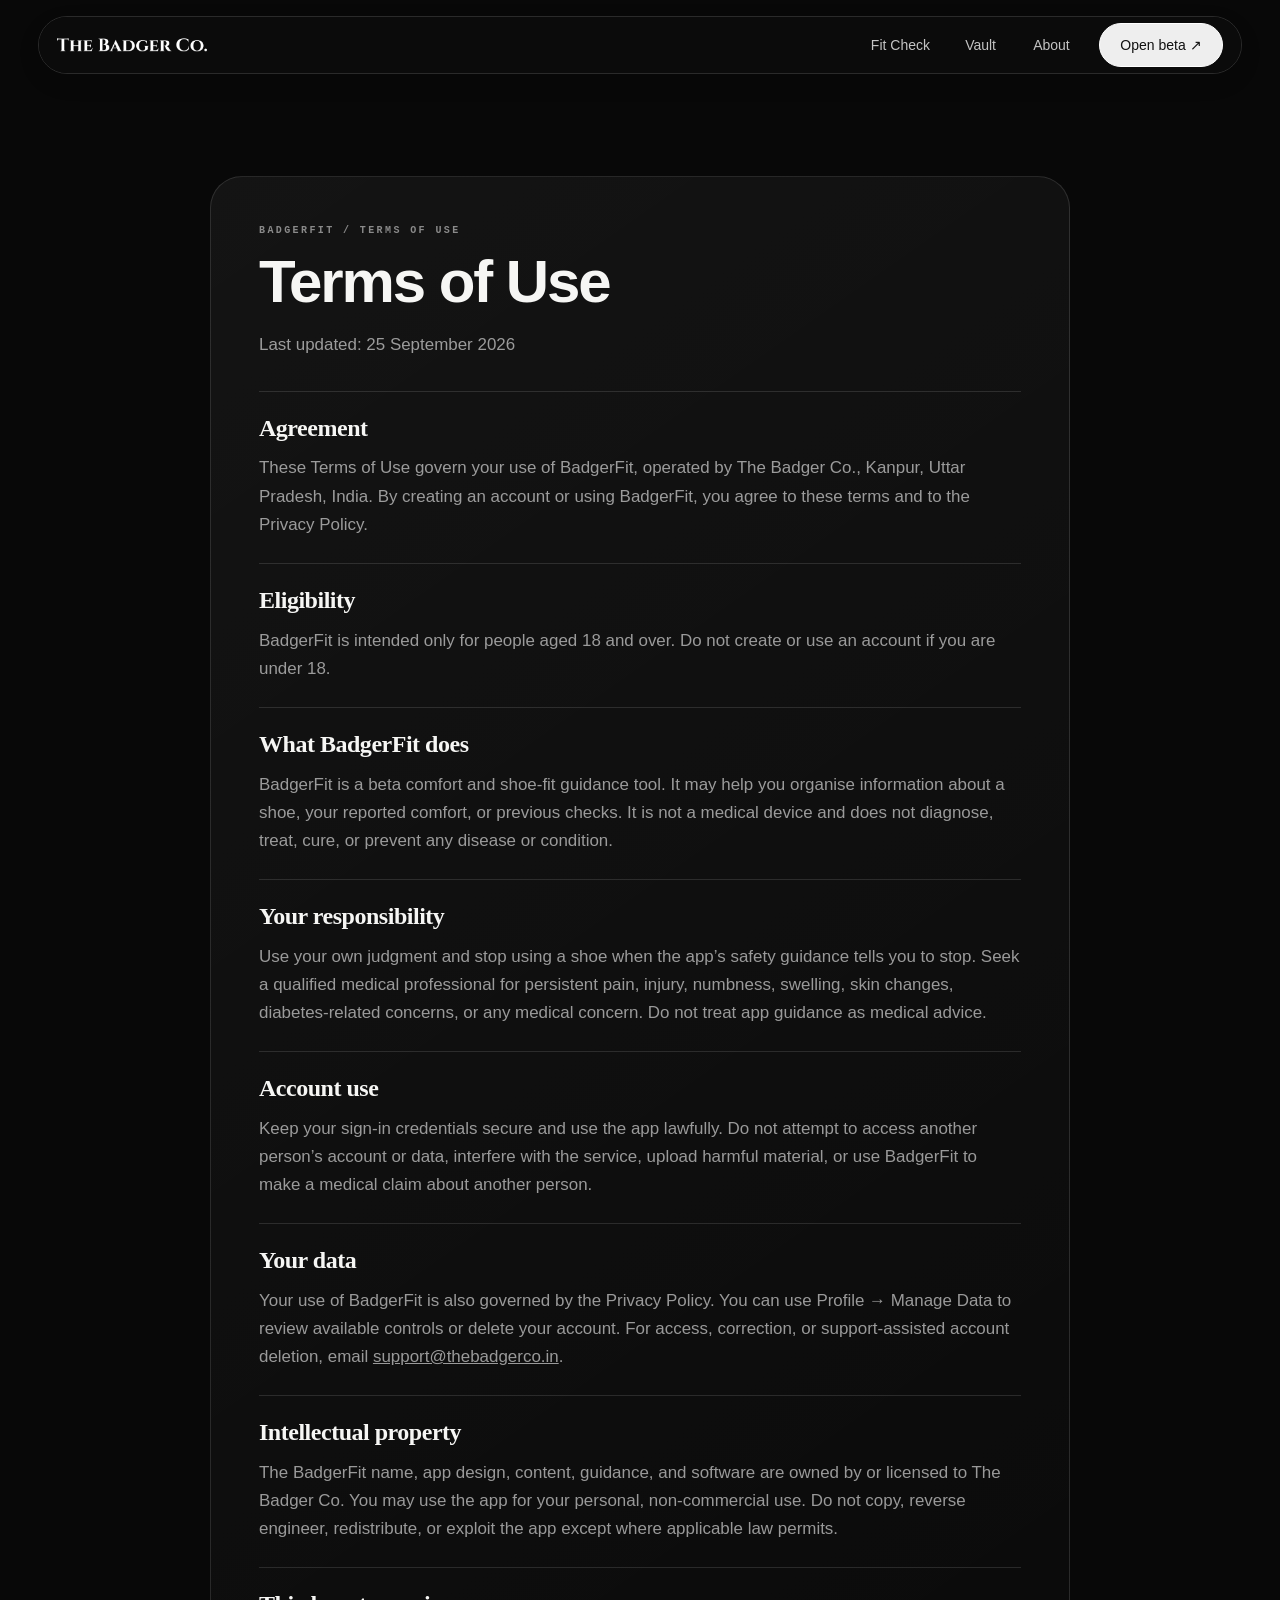
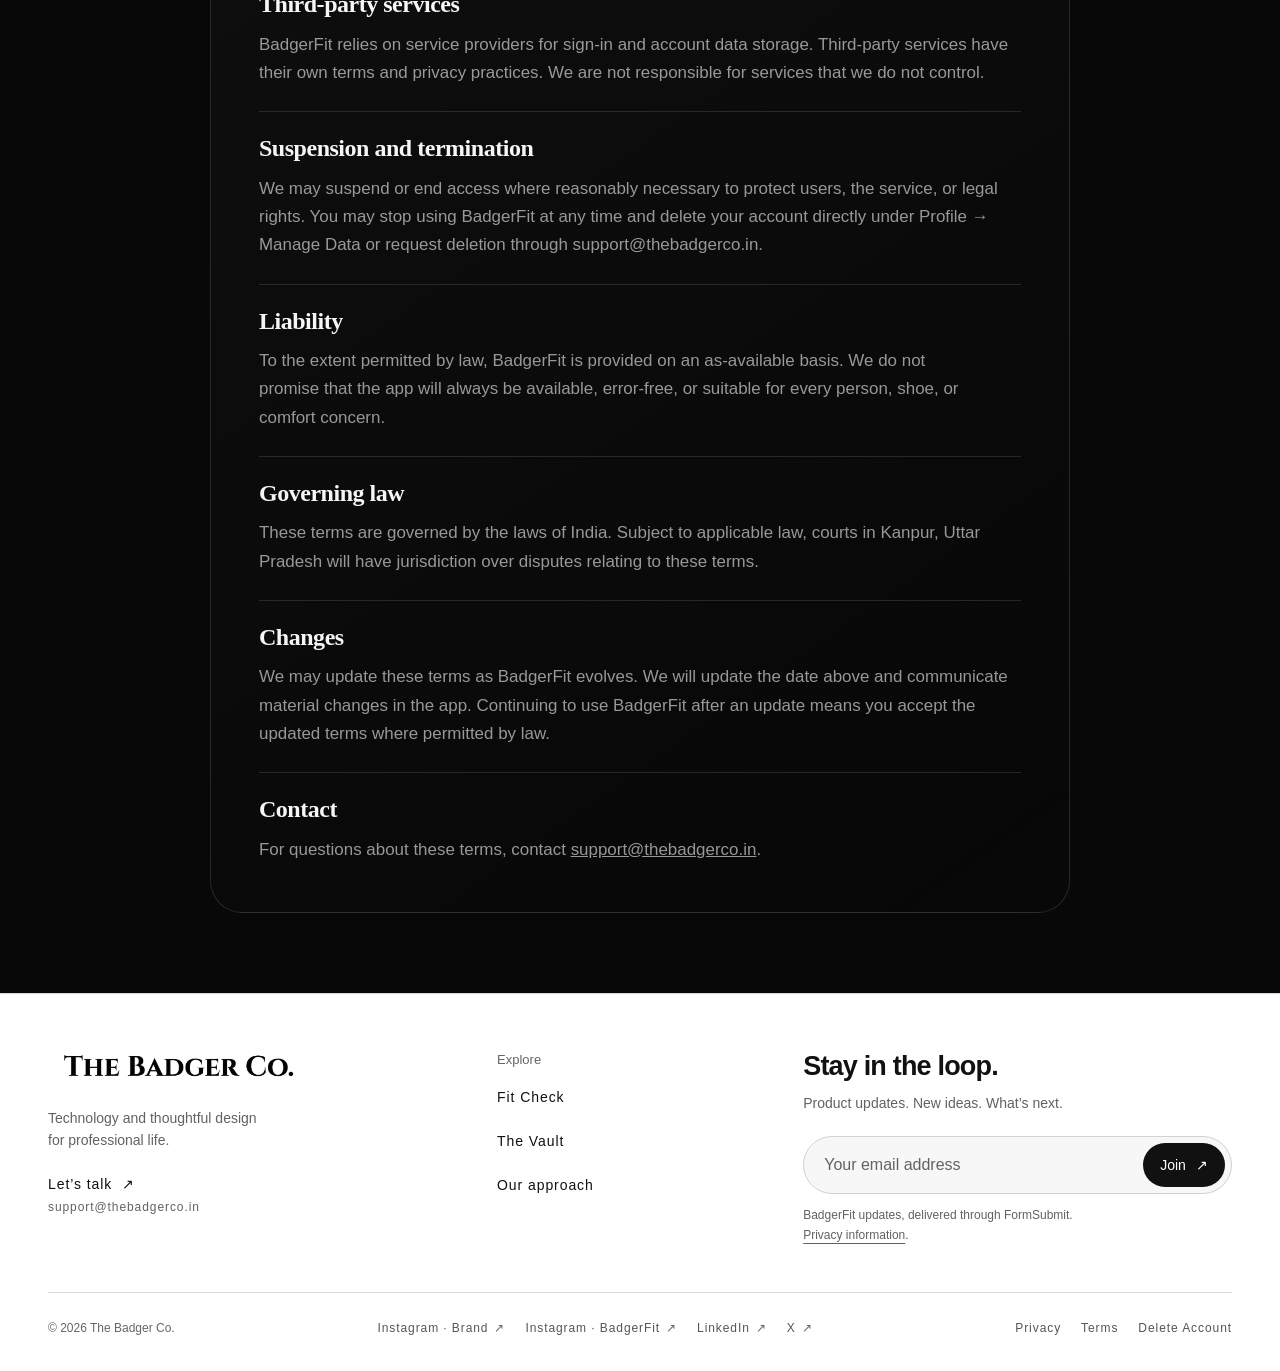
<file: terms.html>
<!DOCTYPE html>
<html lang="en">
<head><!-- Google tag (gtag.js) -->
<script async src="https://www.googletagmanager.com/gtag/js?id=G-2H156JFLJL"></script>
<script>window.dataLayer=window.dataLayer||[];function gtag(){dataLayer.push(arguments);}gtag('js',new Date());gtag('config','G-2H156JFLJL');</script>
<meta charset="UTF-8">
<meta name="viewport" content="width=device-width, initial-scale=1.0, viewport-fit=cover">
<meta name="theme-color" content="#000000">
<link rel="icon" type="image/png" href="apple-touch-icon.png">
<link rel="apple-touch-icon" href="apple-touch-icon.png">
<title>Terms of Use | The Badger Co.</title>
<meta name="description" content="Terms of Use for The Badger Co. and the BadgerFit beta.">
<meta name="robots" content="noindex, nofollow">
<link rel="canonical" href="https://thebadgerco.in/terms.html">
<meta property="og:title" content="Terms of Use | The Badger Co.">
<meta property="og:description" content="Terms of Use for The Badger Co. and the BadgerFit beta.">
<meta property="og:url" content="https://thebadgerco.in/terms.html">
<meta property="og:type" content="website">
<meta property="og:image" content="https://thebadgerco.in/TBCL.png">
<meta property="og:image:width" content="1920">
<meta property="og:image:height" content="819">
<meta property="og:image:alt" content="The Badger Co. wordmark">
<meta name="twitter:card" content="summary_large_image">
<meta name="twitter:title" content="Terms of Use | The Badger Co.">
<meta name="twitter:description" content="Terms of Use for The Badger Co. and the BadgerFit beta.">
<meta name="twitter:image" content="https://thebadgerco.in/TBCL.png">
<link rel="preconnect" href="https://fonts.googleapis.com">
<link href="https://fonts.googleapis.com/css2?family=Libre+Bodoni:ital,wght@0,400;0,500;0,700;1,400&family=Manrope:wght@400;500;600;700&display=swap" rel="stylesheet">
<style>
*{box-sizing:border-box;margin:0;padding:0}:root{--bg:#080808;--ink:#fff;--rule:rgba(255,255,255,.12);--muted:rgba(255,255,255,.58);--grey:#8a8a8a}body{background:var(--bg);color:var(--ink);font-family:Inter,sans-serif;line-height:1.6}.tag{font:500 10px 'IBM Plex Mono',monospace;letter-spacing:.28em;text-transform:uppercase;color:var(--grey)}a{color:inherit}:focus-visible{outline:2px solid var(--grey);outline-offset:3px}@media(prefers-reduced-motion:reduce){*{transition-duration:.01ms!important;animation-duration:.01ms!important;animation-iteration-count:1!important}}nav{position:fixed;z-index:100;top:1rem;left:clamp(1rem,3vw,2.5rem);right:clamp(1rem,3vw,2.5rem);max-width:1280px;margin:auto;padding:.78rem .85rem .78rem 1.35rem;display:flex;align-items:center;justify-content:space-between;border:1px solid rgba(255,255,255,.13);border-radius:999px;background:rgba(10,10,10,.86);backdrop-filter:blur(14px)}.nav-logo{font:700 11px 'Playfair Display',serif;letter-spacing:.35em;text-transform:uppercase;text-decoration:none}.nav-panel,.nav-links{display:flex;align-items:center}.nav-panel{gap:1.75rem}.nav-links{gap:1.55rem}.nav-link{font:400 10px 'IBM Plex Mono',monospace;letter-spacing:.12em;text-transform:uppercase;color:rgba(255,255,255,.58);text-decoration:none}.nav-link:hover,.nav-link.active{color:#fff}.nav-cta{font:500 10px 'IBM Plex Mono',monospace;letter-spacing:.16em;text-transform:uppercase;color:#000;background:#fff;border-radius:999px;padding:.78rem 1.35rem;text-decoration:none}.nav-toggle,.nav-close{display:none}
.shell{padding:11rem clamp(1rem,6vw,6rem) 5rem}.card{max-width:860px;margin:0 auto;border:1px solid var(--rule);border-radius:32px;padding:clamp(1.5rem,4vw,3rem);background:linear-gradient(145deg,rgba(255,255,255,.05),transparent)}h1{font:900 clamp(34px,5vw,60px)/1 'Playfair Display',serif;margin:1rem 0 1.2rem}.lead{max-width:640px;color:var(--muted);font-size:14px;line-height:1.85;margin-bottom:2rem}.section{padding-top:1.5rem;border-top:1px solid var(--rule);margin-top:1.5rem}.section h2{font:700 24px/1.08 'Playfair Display',serif;margin-bottom:.8rem}.section p{font-size:14px;color:var(--muted);line-height:1.85}.section p + p{margin-top:.9rem}
footer{padding:2rem clamp(1rem,6vw,6rem);border-top:1px solid var(--rule);display:flex;justify-content:space-between;gap:1rem;flex-wrap:wrap;color:var(--muted);font:400 10px 'IBM Plex Mono',monospace}.nav-toggle,.nav-close{min-width:44px;min-height:44px}
@media(max-width:900px){nav{top:.75rem;left:.75rem;right:.75rem;border-radius:16px;padding:.7rem 1rem}.nav-toggle{display:block;background:none;border:1px solid var(--rule);border-radius:999px;color:#fff;font:500 10px 'IBM Plex Mono',monospace;padding:.6rem .9rem}.nav-panel{visibility:hidden;position:fixed;inset:0;background:#080808;flex-direction:column;justify-content:center;align-items:flex-start;padding:5rem 2rem;transform:translateX(100%);transition:.25s;z-index:200}.nav-panel.open{visibility:visible;transform:none}.nav-links{flex-direction:column;align-items:flex-start;gap:1.6rem}.nav-link{font-size:15px}.nav-cta{width:100%;text-align:center}.nav-close{display:block;position:absolute;top:1.5rem;right:1.5rem;background:none;border:1px solid var(--rule);border-radius:999px;color:#fff;padding:.6rem .9rem}}
.nav-logo{display:block;width:150px;height:38px;flex:0 0 150px;font-size:0!important;letter-spacing:0!important;overflow:hidden}
</style>
<link rel="stylesheet" href="site-overrides.css">
<link rel="stylesheet" href="site-mobile-overrides.css">
<link rel="stylesheet" href="site-brand.css">
</head>
<body>
<nav class="site-nav" data-site-nav><a href="index.html" class="nav-logo" aria-label="The Badger Co. home"><picture><source srcset="bflogo.webp" type="image/webp"><img src="bflogo.png" alt="The Badger Co."></picture></a><button class="nav-toggle" type="button" aria-expanded="false" aria-controls="site-menu" aria-label="Open navigation menu" data-nav-toggle>Menu</button><div id="site-menu" class="nav-panel" data-nav-panel><div class="nav-menu" data-nav-menu><div class="nav-head"><button class="nav-close" type="button" aria-label="Close navigation menu" data-nav-close>Close</button></div><div class="nav-links"><a href="badgerfit.html" class="nav-link" data-nav-link>Fit Check</a><a href="vault.html" class="nav-link" data-nav-link>Vault</a><a href="about.html" class="nav-link" data-nav-link>About</a></div><a href="https://badger-eight.vercel.app/" class="nav-cta" data-nav-link>Open beta ↗</a></div></div></nav>
<main class="shell">
  <section class="card">
    <div class="tag">BadgerFit / Terms of Use</div>
    <h1>Terms of Use</h1>
    <p class="lead">Last updated: 25 September 2026</p>
    <div class="section"><h2>Agreement</h2><p>These Terms of Use govern your use of BadgerFit, operated by The Badger Co., Kanpur, Uttar Pradesh, India. By creating an account or using BadgerFit, you agree to these terms and to the Privacy Policy.</p></div>
    <div class="section"><h2>Eligibility</h2><p>BadgerFit is intended only for people aged 18 and over. Do not create or use an account if you are under 18.</p></div>
    <div class="section"><h2>What BadgerFit does</h2><p>BadgerFit is a beta comfort and shoe-fit guidance tool. It may help you organise information about a shoe, your reported comfort, or previous checks. It is not a medical device and does not diagnose, treat, cure, or prevent any disease or condition.</p></div>
    <div class="section"><h2>Your responsibility</h2><p>Use your own judgment and stop using a shoe when the app’s safety guidance tells you to stop. Seek a qualified medical professional for persistent pain, injury, numbness, swelling, skin changes, diabetes-related concerns, or any medical concern. Do not treat app guidance as medical advice.</p></div>
    <div class="section"><h2>Account use</h2><p>Keep your sign-in credentials secure and use the app lawfully. Do not attempt to access another person’s account or data, interfere with the service, upload harmful material, or use BadgerFit to make a medical claim about another person.</p></div>
    <div class="section"><h2>Your data</h2><p>Your use of BadgerFit is also governed by the Privacy Policy. You can use Profile → Manage Data to review available controls or delete your account. For access, correction, or support-assisted account deletion, email <a href="mailto:support@thebadgerco.in">support@thebadgerco.in</a>.</p></div>
    <div class="section"><h2>Intellectual property</h2><p>The BadgerFit name, app design, content, guidance, and software are owned by or licensed to The Badger Co. You may use the app for your personal, non-commercial use. Do not copy, reverse engineer, redistribute, or exploit the app except where applicable law permits.</p></div>
    <div class="section"><h2>Third-party services</h2><p>BadgerFit relies on service providers for sign-in and account data storage. Third-party services have their own terms and privacy practices. We are not responsible for services that we do not control.</p></div>
    <div class="section"><h2>Suspension and termination</h2><p>We may suspend or end access where reasonably necessary to protect users, the service, or legal rights. You may stop using BadgerFit at any time and delete your account directly under Profile → Manage Data or request deletion through support@thebadgerco.in.</p></div>
    <div class="section"><h2>Liability</h2><p>To the extent permitted by law, BadgerFit is provided on an as-available basis. We do not promise that the app will always be available, error-free, or suitable for every person, shoe, or comfort concern.</p></div>
    <div class="section"><h2>Governing law</h2><p>These terms are governed by the laws of India. Subject to applicable law, courts in Kanpur, Uttar Pradesh will have jurisdiction over disputes relating to these terms.</p></div>
    <div class="section"><h2>Changes</h2><p>We may update these terms as BadgerFit evolves. We will update the date above and communicate material changes in the app. Continuing to use BadgerFit after an update means you accept the updated terms where permitted by law.</p></div>
    <div class="section"><h2>Contact</h2><p>For questions about these terms, contact <a href="mailto:support@thebadgerco.in">support@thebadgerco.in</a>.</p></div>
  </section>
</main>
<footer class="site-footer footer-v2" id="site-footer">
  <div class="footer-v2-main">
    <div class="footer-v2-brand">
      <a href="index.html" class="footer-v2-logo" aria-label="The Badger Co. home"><img src="TBCL.webp" alt="The Badger Co." width="1920" height="819" loading="lazy" decoding="async"></a>
      <p>Technology and thoughtful design <br>for professional life.</p>
      <a class="footer-v2-contact" href="mailto:support@thebadgerco.in">Let’s talk <span aria-hidden="true">↗</span><span>support@thebadgerco.in</span></a>
    </div>
    <nav class="footer-v2-explore" aria-label="Footer navigation">
      <h2>Explore</h2>
      <a href="badgerfit.html">Fit Check</a>
      <a href="vault.html">The Vault</a>
      <a href="about.html">Our approach</a>
    </nav>
    <div class="site-footer-signup footer-v2-signup">
      <h2>Stay in the loop.</h2>
      <p>Product updates. New ideas. What’s next.</p>
      <form class="footer-signup-form" data-footer-signup novalidate>
        <label class="visually-hidden" for="footerEmail">Email address</label>
        <input type="email" id="footerEmail" name="email" class="footer-signup-input" placeholder="Your email address" required autocomplete="email" inputmode="email" aria-describedby="footerPrivacy footerSignupNote">
        <input type="hidden" name="_subject" value="New BadgerFit waitlist signup">
        <input type="hidden" name="source" value="Footer signup">
        <input type="hidden" name="_template" value="table">
        <input type="hidden" name="_captcha" value="false">
        <input type="text" name="_honey" aria-hidden="true" tabindex="-1" autocomplete="off" style="position:absolute;left:-9999px;width:1px;height:1px;overflow:hidden">
        <button type="submit" class="footer-signup-submit" aria-label="Join product updates"><span data-signup-label>Join</span><span aria-hidden="true">↗</span></button>
      </form>
      <p class="footer-signup-privacy-note" id="footerPrivacy">BadgerFit updates, delivered through FormSubmit. <a href="privacy.html">Privacy information</a>.</p>
      <p class="footer-signup-note" id="footerSignupNote" data-footer-signup-note role="status" aria-live="polite" aria-atomic="true" hidden></p>
    </div>
  </div>
  <div class="footer-v2-bottom">
    <p class="footer-v2-copyright">© 2026 The Badger Co.</p>
    <div class="footer-v2-social" role="group" aria-label="Follow The Badger Co. and BadgerFit">
      <a href="https://www.instagram.com/the.badger.co/" target="_blank" rel="noopener noreferrer">Instagram · Brand <span aria-hidden="true">↗</span></a>
      <a href="https://www.instagram.com/thebadgerfitapp/" target="_blank" rel="noopener noreferrer">Instagram · BadgerFit <span aria-hidden="true">↗</span></a>
      <a href="https://www.linkedin.com/company/123393979/" target="_blank" rel="noopener noreferrer">LinkedIn <span aria-hidden="true">↗</span></a>
      <a href="https://x.com/TheBadgerCoIN" target="_blank" rel="noopener noreferrer">X <span aria-hidden="true">↗</span></a>
    </div>
    <div class="footer-v2-legal"><a href="privacy.html">Privacy</a><a href="terms.html">Terms</a><a href="account-deletion.html">Delete Account</a></div>
  </div>
</footer>

<script src="site-navigation.js"></script>
<script src="site-mobile-enhancements.js"></script>
<script src="site-footer-signup.js"></script>
</body>
</html>
</file>
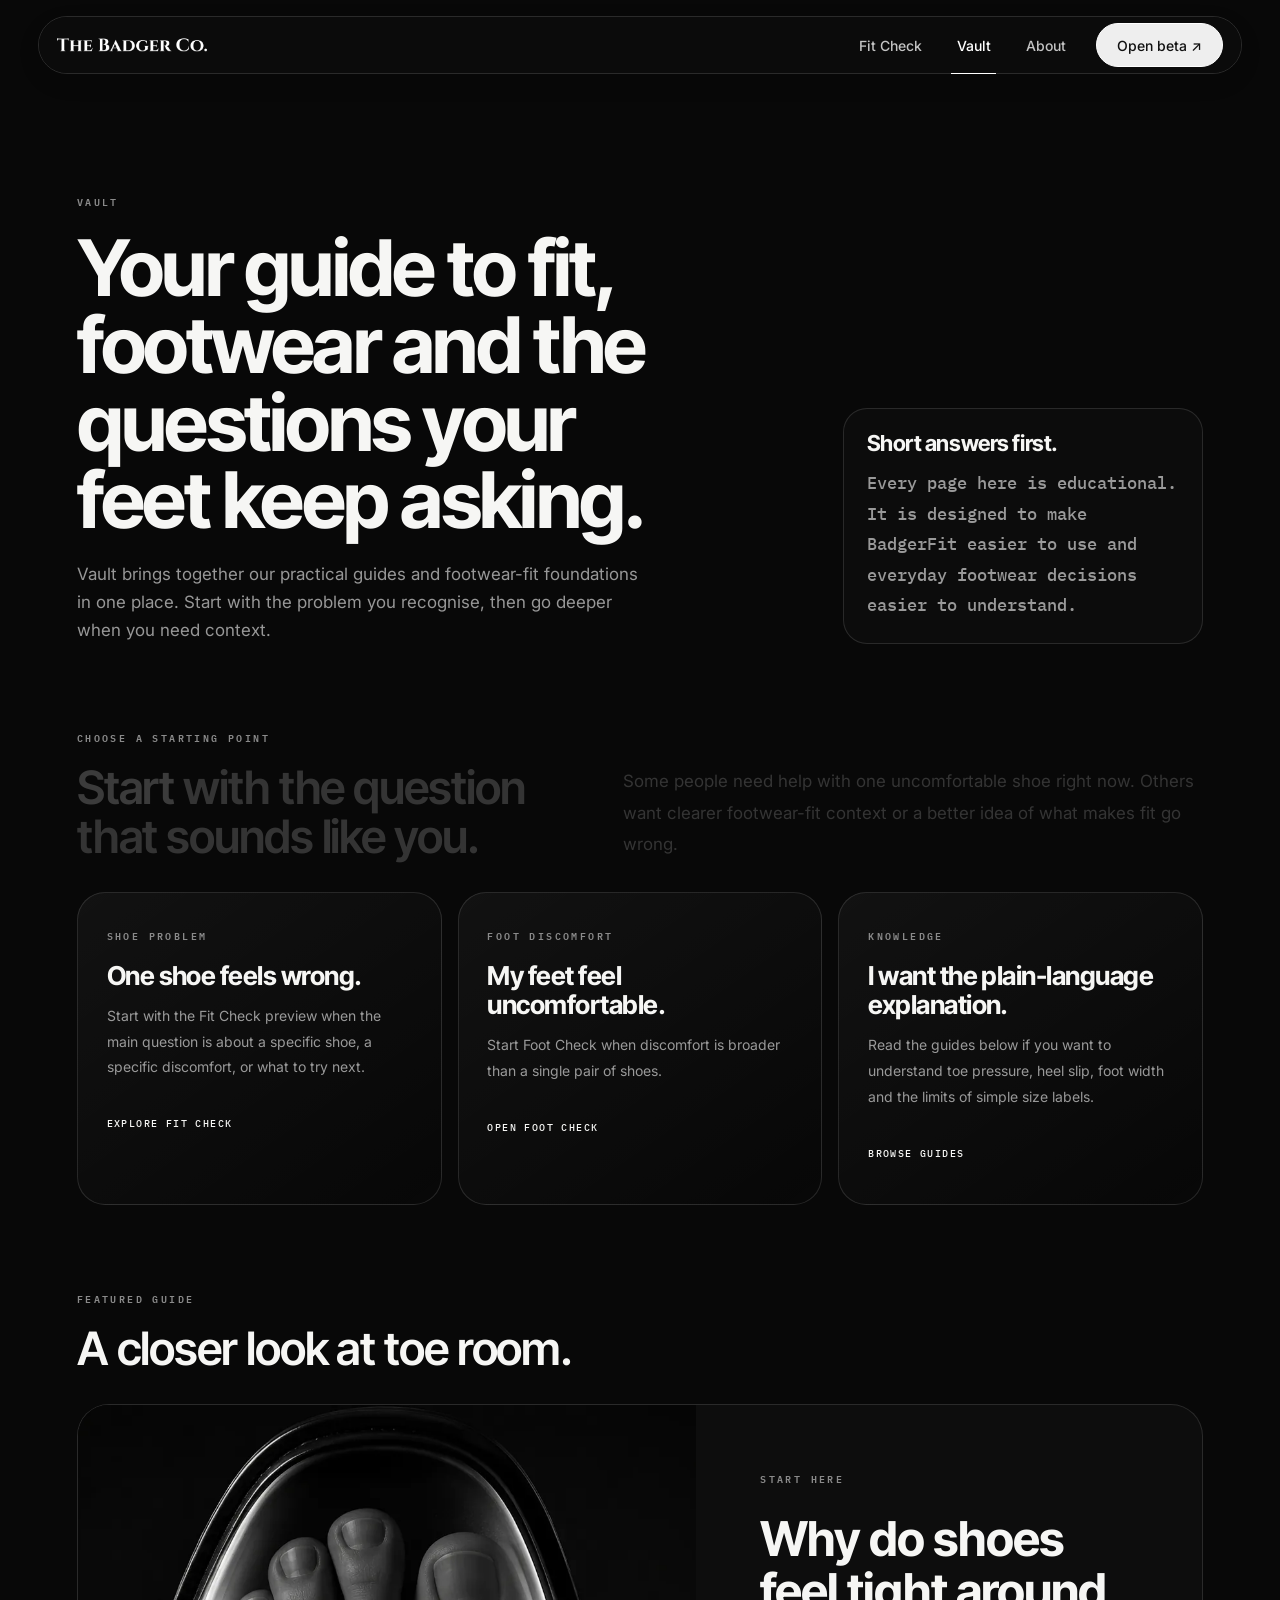
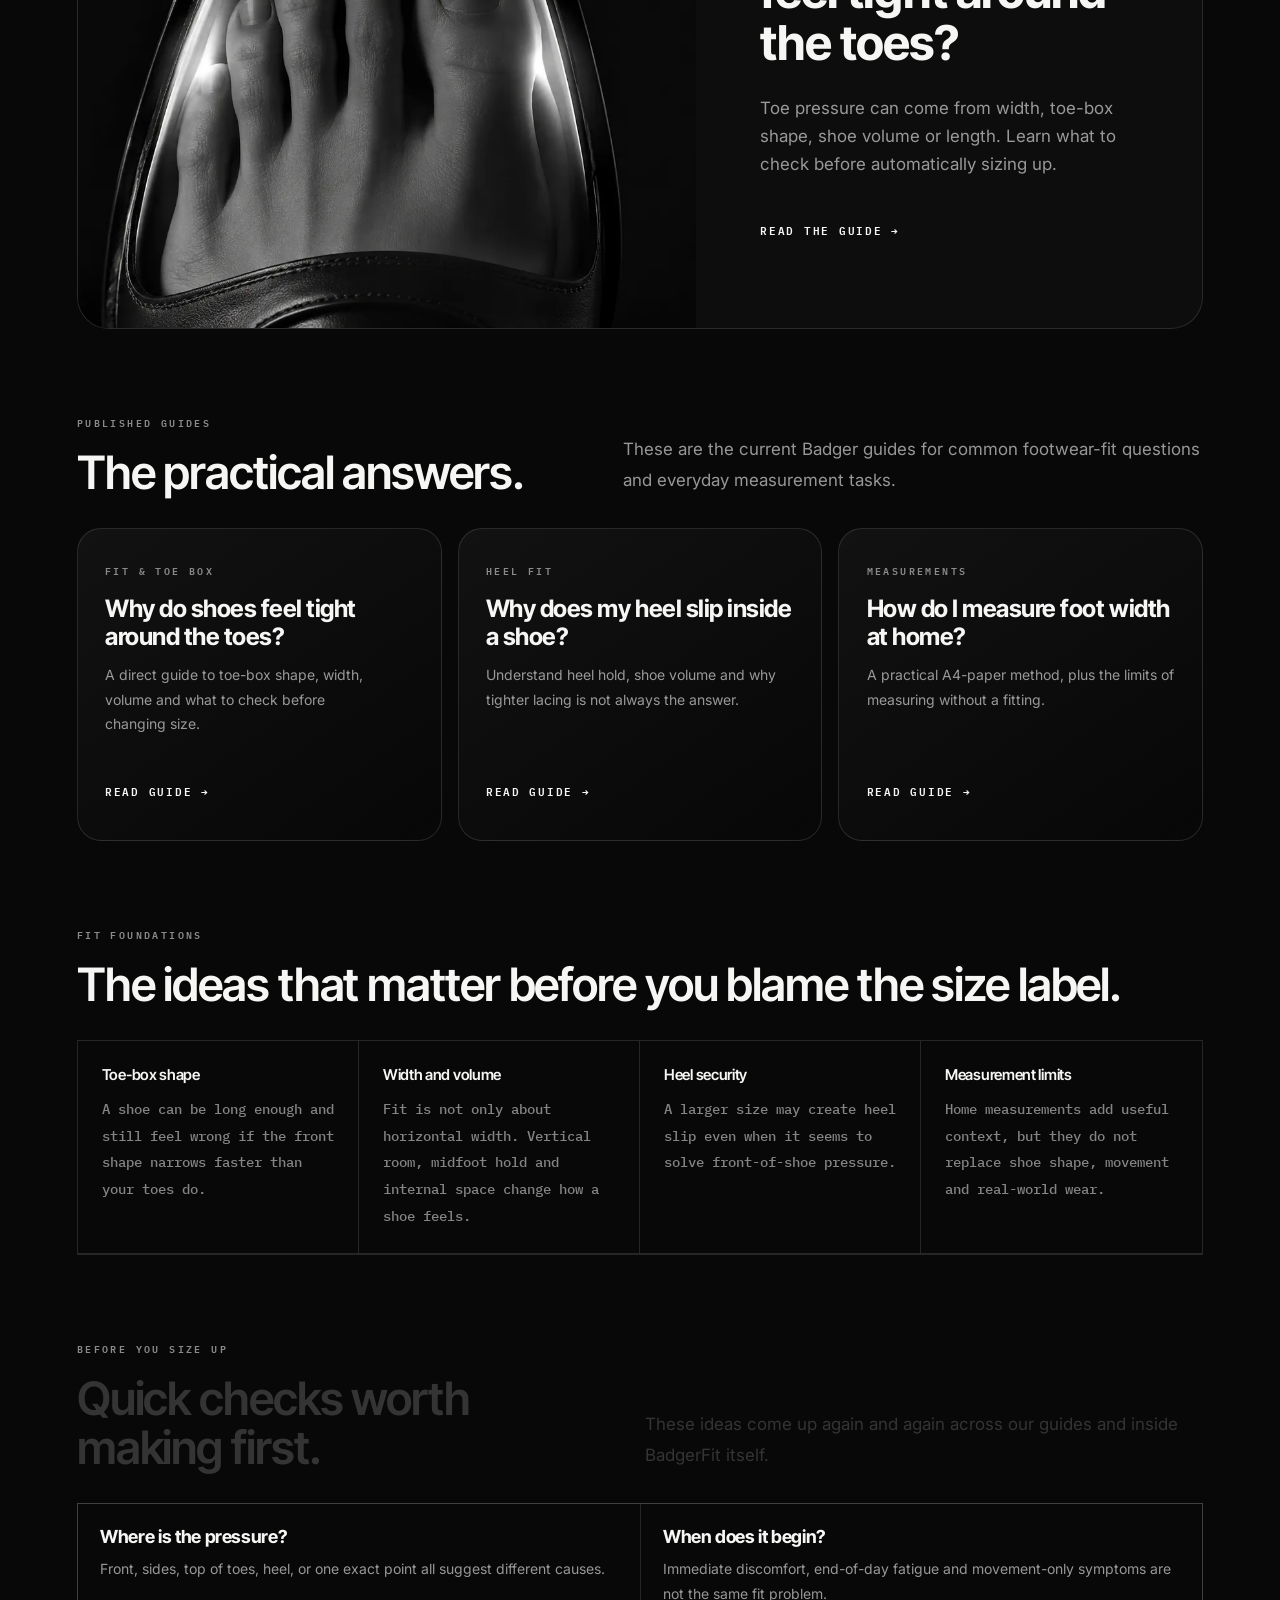
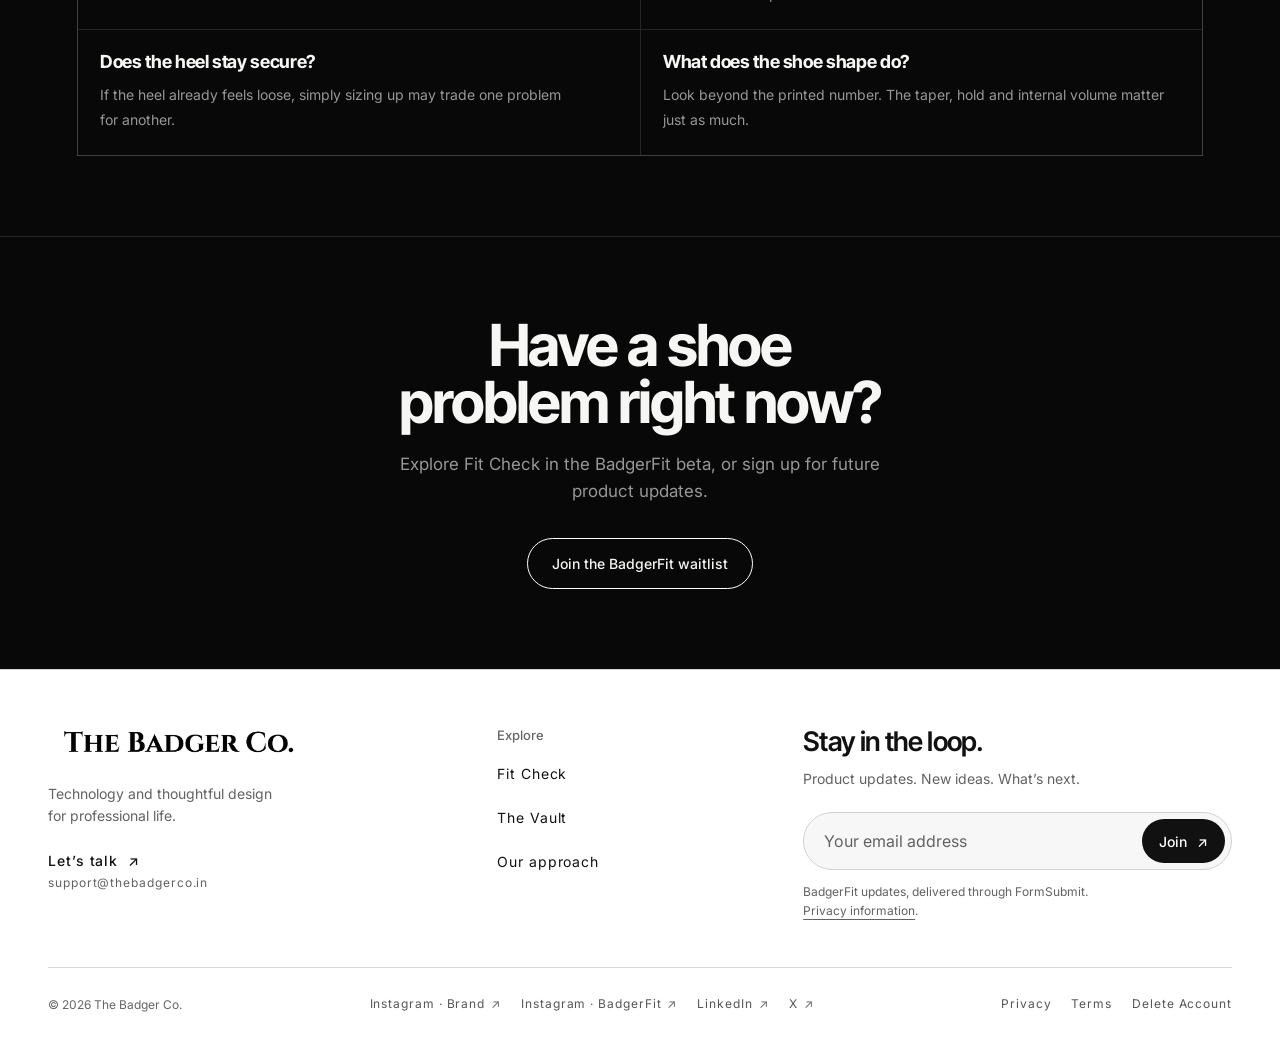
<file: vault.html>
<!DOCTYPE html>
<html lang="en">
<head><!-- Google tag (gtag.js) -->
<script async src="https://www.googletagmanager.com/gtag/js?id=G-2H156JFLJL"></script>
<script>window.dataLayer=window.dataLayer||[];function gtag(){dataLayer.push(arguments);}gtag('js',new Date());gtag('config','G-2H156JFLJL');</script>
<meta charset="UTF-8">
<meta name="viewport" content="width=device-width, initial-scale=1.0, viewport-fit=cover">
<meta name="theme-color" content="#000000">
<link rel="icon" type="image/png" href="apple-touch-icon.png">
<link rel="apple-touch-icon" href="apple-touch-icon.png">
<title>Vault | Footwear Fit Guides &amp; Foot Knowledge</title>
<meta name="description" content="Vault brings together practical footwear-fit guides and the key ideas that make BadgerFit easier to use.">
<meta name="robots" content="index, follow">
<link rel="canonical" href="https://thebadgerco.in/vault.html">
<meta property="og:title" content="Vault | The Badger Co.">
<meta property="og:description" content="Practical guidance about footwear fit, measurements, and the questions your feet keep asking.">
<meta property="og:url" content="https://thebadgerco.in/vault.html">
<meta property="og:type" content="website">
<meta property="og:image" content="https://thebadgerco.in/TBCL.png">
<meta property="og:image:width" content="1920">
<meta property="og:image:height" content="819">
<meta property="og:image:alt" content="The Badger Co. wordmark">
<meta name="twitter:card" content="summary_large_image">
<meta name="twitter:title" content="Vault | The Badger Co.">
<meta name="twitter:description" content="Practical guidance about footwear fit, measurements, and the questions your feet keep asking.">
<meta name="twitter:image" content="https://thebadgerco.in/TBCL.png">
<link rel="preconnect" href="https://fonts.googleapis.com">
<link href="https://fonts.googleapis.com/css2?family=IBM+Plex+Mono:wght@400;500&family=Inter:wght@400;500;600&family=Inter+Tight:wght@600;700&display=swap" rel="stylesheet">
<style>
*{box-sizing:border-box;margin:0;padding:0}:root{--bg:#080808;--ink:#fff;--rule:rgba(255,255,255,.12);--muted:rgba(255,255,255,.58);--grey:#8a8a8a}html{scroll-behavior:smooth}body{background:var(--bg);color:var(--ink);font-family:Inter,sans-serif;line-height:1.55;animation:pageFadeIn .4s ease both}@keyframes pageFadeIn{from{opacity:0}to{opacity:1}}.serif{font-family:'Playfair Display',serif}.mono{font-family:'IBM Plex Mono',monospace}a{color:inherit}:focus-visible{outline:2px solid var(--grey);outline-offset:3px}
nav{position:fixed;z-index:100;top:1rem;left:clamp(1rem,3vw,2.5rem);right:clamp(1rem,3vw,2.5rem);max-width:1280px;margin:auto;padding:.78rem .85rem .78rem 1.35rem;display:flex;align-items:center;justify-content:space-between;border:1px solid rgba(255,255,255,.13);border-radius:999px;background:rgba(10,10,10,.86);backdrop-filter:blur(14px);box-shadow:0 16px 48px rgba(0,0,0,.28)}.nav-logo{font:700 11px 'Playfair Display',serif;letter-spacing:.35em;text-transform:uppercase;text-decoration:none}.nav-panel,.nav-links{display:flex;align-items:center}.nav-panel{gap:1.75rem}.nav-links{gap:1.55rem}.nav-link{font:400 10px 'IBM Plex Mono',monospace;letter-spacing:.12em;text-transform:uppercase;color:rgba(255,255,255,.58);text-decoration:none}.nav-link:hover,.nav-link.active{color:#fff}.nav-cta{font:500 10px 'IBM Plex Mono',monospace;letter-spacing:.16em;text-transform:uppercase;color:#000;background:#fff;border-radius:999px;padding:.78rem 1.35rem;text-decoration:none}.nav-toggle,.nav-close{display:none}
.hero{padding:12rem clamp(1.5rem,6vw,6rem) 5rem}.hero-inner{max-width:1200px;margin:auto;display:grid;grid-template-columns:1.05fr .95fr;gap:2rem;align-items:end}.tag{font:500 10px 'IBM Plex Mono',monospace;letter-spacing:.28em;text-transform:uppercase;color:var(--grey)}h1{font:900 clamp(40px,6.6vw,78px)/.98 'Playfair Display',serif;max-width:780px;margin:1.2rem 0 1.35rem}.lead{font-size:15px;line-height:1.9;color:var(--muted);max-width:620px}.hero-note{justify-self:end;max-width:360px;padding:1.4rem;border:1px solid var(--rule);border-radius:24px;background:rgba(255,255,255,.02)}.hero-note h2{font:700 22px/1.08 'Playfair Display',serif;margin-bottom:.8rem}.hero-note p{font-size:12px;color:var(--muted);line-height:1.8}
.sec{padding:0 clamp(1.5rem,6vw,6rem) 5rem}.wrap{max-width:1200px;margin:auto}.section-head{display:flex;align-items:end;justify-content:space-between;gap:1.5rem;margin-bottom:2rem}.section-head h2{font:900 clamp(26px,4vw,46px)/1.05 'Playfair Display',serif;margin-top:.8rem}.section-lead{max-width:580px;color:var(--muted);font-size:13px;line-height:1.85}
.path-grid{display:grid;grid-template-columns:repeat(3,1fr);gap:1rem}.path-card{border:1px solid var(--rule);border-radius:28px;padding:1.8rem;min-height:250px;background:linear-gradient(145deg,rgba(255,255,255,.045),transparent)}.path-card h3{font:700 26px/1.12 'Playfair Display',serif;margin:.8rem 0}.path-card p{font-size:12px;color:var(--muted);line-height:1.85}.path-card a{display:inline-block;margin-top:1.35rem;font:500 10px 'IBM Plex Mono',monospace;letter-spacing:.14em;text-transform:uppercase;text-decoration:none}
.featured-card{display:grid;grid-template-columns:1.1fr .9fr;min-height:420px;border:1px solid var(--rule);border-radius:32px;overflow:hidden;text-decoration:none;background:#0d0d0d}.feature-art{min-height:320px;background:radial-gradient(circle at 38% 44%,rgba(138,138,138,.36),transparent 25%),linear-gradient(135deg,#2c2c2c,#090909);position:relative}.feature-art::before{content:'';position:absolute;width:260px;height:360px;border:1px solid rgba(255,255,255,.3);border-radius:48% 52% 34% 34%/35% 35% 65% 65%;left:50%;top:50%;transform:translate(-50%,-45%) rotate(-7deg)}.feature-copy{padding:clamp(2rem,5vw,4rem);display:flex;flex-direction:column;justify-content:center}.feature-copy h3{font:700 clamp(30px,4vw,48px)/1.08 'Playfair Display',serif;margin:1rem 0}.feature-copy p{font-size:13px;line-height:1.8;color:var(--muted)}.read{font:500 10px 'IBM Plex Mono',monospace;letter-spacing:.15em;text-transform:uppercase;margin-top:2rem}
.guide-grid{display:grid;grid-template-columns:repeat(3,1fr);gap:1rem}.guide-card{border:1px solid var(--rule);border-radius:24px;padding:1.7rem;min-height:280px;display:flex;flex-direction:column;justify-content:space-between;text-decoration:none;background:linear-gradient(145deg,rgba(255,255,255,.045),transparent)}.guide-card h3{font:700 24px/1.15 'Playfair Display',serif;margin:.8rem 0}.guide-card p{font-size:11px;line-height:1.75;color:var(--muted)}
.foundation-grid{display:grid;grid-template-columns:repeat(4,1fr);border:.5px solid var(--rule)}.foundation-cell{padding:1.5rem;border-right:.5px solid var(--rule);border-bottom:.5px solid var(--rule)}.foundation-cell:last-child{border-right:none}.foundation-title{font:700 15px/1.3 'Playfair Display',serif;margin-bottom:.7rem}.foundation-body{font:400 10.5px/1.9 'IBM Plex Mono',monospace;color:rgba(255,255,255,.5)}
.check-grid{display:grid;grid-template-columns:repeat(2,1fr);gap:1px;background:var(--rule);border:1px solid var(--rule)}.check-card{background:var(--bg);padding:1.4rem}.check-card h3{font:700 18px/1.15 'Playfair Display',serif;margin-bottom:.55rem}.check-card p{font-size:11px;color:var(--muted);line-height:1.8}
.answer-strip{padding:5rem clamp(1.5rem,6vw,6rem);border-top:1px solid var(--rule);text-align:center}.answer-strip h2{font:900 clamp(30px,5vw,58px)/1.08 'Playfair Display',serif;max-width:760px;margin:0 auto 1.2rem}.answer-strip p{color:var(--muted);font-size:13px;max-width:620px;margin:0 auto}.btn{display:inline-block;margin-top:2rem;padding:1rem 1.5rem;border:1px solid #fff;border-radius:999px;font:500 10px 'IBM Plex Mono',monospace;letter-spacing:.15em;text-transform:uppercase;text-decoration:none}
.btn:hover{background:#fff;color:#000}
footer{padding:2.5rem clamp(1.5rem,6vw,6rem);border-top:1px solid var(--rule);display:flex;justify-content:space-between;gap:1.5rem;flex-wrap:wrap;color:var(--muted);font:400 10px 'IBM Plex Mono',monospace}.ft-links{display:flex;gap:1.2rem;flex-wrap:wrap}.ft-links a{text-decoration:none}.nav-toggle,.nav-close{min-width:44px;min-height:44px}
@media(max-width:900px){nav{top:.75rem;left:.75rem;right:.75rem;border-radius:16px;padding:.7rem 1rem}.nav-toggle{display:block;background:none;border:1px solid var(--rule);border-radius:999px;color:#fff;font:500 10px 'IBM Plex Mono',monospace;padding:.6rem .9rem}.nav-panel{visibility:hidden;position:fixed;inset:0;background:#080808;flex-direction:column;justify-content:center;align-items:flex-start;padding:5rem 2rem;transform:translateX(100%);transition:.25s;z-index:200}.nav-panel.open{visibility:visible;transform:none}.nav-links{flex-direction:column;align-items:flex-start;gap:1.6rem}.nav-link{font-size:15px}.nav-cta{width:100%;text-align:center}.nav-close{display:block;position:absolute;top:1.5rem;right:1.5rem;background:none;border:1px solid var(--rule);border-radius:999px;color:#fff;padding:.6rem .9rem}.hero-inner,.path-grid,.featured-card,.guide-grid,.foundation-grid,.check-grid{grid-template-columns:1fr}.section-head{align-items:flex-start;flex-direction:column}.feature-art{min-height:280px}.hero-note{justify-self:stretch}}
@media(prefers-reduced-motion:reduce){*{scroll-behavior:auto!important;transition:none!important;animation-duration:.01ms!important;animation-iteration-count:1!important}}
.nav-logo{display:block;width:150px;height:38px;flex:0 0 150px;font-size:0!important;letter-spacing:0!important;overflow:hidden}
</style>
<link rel="stylesheet" href="site-overrides.css">
<link rel="stylesheet" href="site-mobile-overrides.css">
<link rel="stylesheet" href="site-brand.css">
</head>
<body>
<nav class="site-nav" data-site-nav><a href="index.html" class="nav-logo" aria-label="The Badger Co. home"><picture><source srcset="bflogo.webp" type="image/webp"><img src="bflogo.png" alt="The Badger Co."></picture></a><button class="nav-toggle" type="button" aria-expanded="false" aria-controls="site-menu" aria-label="Open navigation menu" data-nav-toggle>Menu</button><div id="site-menu" class="nav-panel" data-nav-panel><div class="nav-menu" data-nav-menu><div class="nav-head"><button class="nav-close" type="button" aria-label="Close navigation menu" data-nav-close>Close</button></div><div class="nav-links"><a href="badgerfit.html" class="nav-link" data-nav-link>Fit Check</a><a href="vault.html" class="nav-link" aria-current="page" data-nav-link>Vault</a><a href="about.html" class="nav-link" data-nav-link>About</a></div><a href="https://badger-eight.vercel.app/" class="nav-cta" data-nav-link>Open beta ↗</a></div></div></nav>

<header class="hero">
  <div class="hero-inner">
    <div>
      <div class="tag">Vault</div>
      <h1>Your guide to fit, footwear and the questions your feet keep asking.</h1>
      <p class="lead">Vault brings together our practical guides and footwear-fit foundations in one place. Start with the problem you recognise, then go deeper when you need context.</p>
    </div>
    <div class="hero-note">
      <h2>Short answers first.</h2>
      <p>Every page here is educational. It is designed to make BadgerFit easier to use and everyday footwear decisions easier to understand.</p>
    </div>
  </div>
</header>

<main>
<section class="sec reveal">
  <div class="wrap">
    <div class="section-head"><div><span class="tag">Choose a Starting Point</span><h2 data-word-reveal>Start with the question that sounds like you.</h2></div><p class="section-lead" data-word-reveal>Some people need help with one uncomfortable shoe right now. Others want clearer footwear-fit context or a better idea of what makes fit go wrong.</p></div>
    <div class="path-grid">
      <article class="path-card"><span class="tag">Shoe Problem</span><h3>One shoe feels wrong.</h3><p>Start with the Fit Check preview when the main question is about a specific shoe, a specific discomfort, or what to try next.</p><a href="badgerfit.html#fit-check">Explore Fit Check</a></article>
      <article class="path-card"><span class="tag">Foot discomfort</span><h3>My feet feel uncomfortable.</h3><p>Start Foot Check when discomfort is broader than a single pair of shoes.</p><a href="https://badger-eight.vercel.app/">Open Foot Check</a></article>
      <article class="path-card"><span class="tag">Knowledge</span><h3>I want the plain-language explanation.</h3><p>Read the guides below if you want to understand toe pressure, heel slip, foot width and the limits of simple size labels.</p><a href="#guides">Browse guides</a></article>
    </div>
  </div>
</section>

<section class="sec reveal" id="guides">
  <div class="wrap">
    <div class="section-head"><div><span class="tag">Featured Guide</span><h2>A closer look at toe room.</h2></div></div>
    <a class="featured-card" href="blog-toe-box-pressure.html"><picture class="feature-media"><source srcset="blog-1.webp" type="image/webp"><img src="blog-1.png" alt="Editorial foot image for the featured toe-box guide." width="1942" height="809" loading="lazy" decoding="async"></picture><div class="feature-copy"><span class="tag">Start Here</span><h3>Why do shoes feel tight around the toes?</h3><p>Toe pressure can come from width, toe-box shape, shoe volume or length. Learn what to check before automatically sizing up.</p><span class="read">Read the guide →</span></div></a>
  </div>
</section>

<section class="sec reveal">
  <div class="wrap">
    <div class="section-head"><div><span class="tag">Published Guides</span><h2>The practical answers.</h2></div><p class="section-lead">These are the current Badger guides for common footwear-fit questions and everyday measurement tasks.</p></div>
    <div class="guide-grid">
      <a class="guide-card" href="blog-toe-box-pressure.html"><div><span class="tag">Fit &amp; Toe Box</span><h3>Why do shoes feel tight around the toes?</h3><p>A direct guide to toe-box shape, width, volume and what to check before changing size.</p></div><span class="read">Read guide →</span></a>
      <a class="guide-card" href="blog-heel-slip.html"><div><span class="tag">Heel Fit</span><h3>Why does my heel slip inside a shoe?</h3><p>Understand heel hold, shoe volume and why tighter lacing is not always the answer.</p></div><span class="read">Read guide →</span></a>
      <a class="guide-card" href="blog-measure-foot-width.html"><div><span class="tag">Measurements</span><h3>How do I measure foot width at home?</h3><p>A practical A4-paper method, plus the limits of measuring without a fitting.</p></div><span class="read">Read guide →</span></a>
    </div>
  </div>
</section>

<section class="sec reveal">
  <div class="wrap">
    <div class="section-head"><div><span class="tag">Fit Foundations</span><h2>The ideas that matter before you blame the size label.</h2></div></div>
    <div class="foundation-grid">
      <div class="foundation-cell"><div class="foundation-title">Toe-box shape</div><p class="foundation-body">A shoe can be long enough and still feel wrong if the front shape narrows faster than your toes do.</p></div>
      <div class="foundation-cell"><div class="foundation-title">Width and volume</div><p class="foundation-body">Fit is not only about horizontal width. Vertical room, midfoot hold and internal space change how a shoe feels.</p></div>
      <div class="foundation-cell"><div class="foundation-title">Heel security</div><p class="foundation-body">A larger size may create heel slip even when it seems to solve front-of-shoe pressure.</p></div>
      <div class="foundation-cell"><div class="foundation-title">Measurement limits</div><p class="foundation-body">Home measurements add useful context, but they do not replace shoe shape, movement and real-world wear.</p></div>
    </div>
  </div>
</section>

<section class="sec reveal">
  <div class="wrap">
    <div class="section-head"><div><span class="tag">Before You Size Up</span><h2 data-word-reveal>Quick checks worth making first.</h2></div><p class="section-lead" data-word-reveal>These ideas come up again and again across our guides and inside BadgerFit itself.</p></div>
    <div class="check-grid">
      <div class="check-card"><h3>Where is the pressure?</h3><p>Front, sides, top of toes, heel, or one exact point all suggest different causes.</p></div>
      <div class="check-card"><h3>When does it begin?</h3><p>Immediate discomfort, end-of-day fatigue and movement-only symptoms are not the same fit problem.</p></div>
      <div class="check-card"><h3>Does the heel stay secure?</h3><p>If the heel already feels loose, simply sizing up may trade one problem for another.</p></div>
      <div class="check-card"><h3>What does the shoe shape do?</h3><p>Look beyond the printed number. The taper, hold and internal volume matter just as much.</p></div>
    </div>
  </div>
</section>

<section class="answer-strip">
  <h2>Have a shoe problem right now?</h2>
  <p>Explore Fit Check in the BadgerFit beta, or sign up for future product updates.</p>
  <a class="btn" href="waitlist.html">Join the BadgerFit waitlist</a>
</section>
</main>

<footer class="site-footer footer-v2" id="site-footer">
  <div class="footer-v2-main">
    <div class="footer-v2-brand">
      <a href="index.html" class="footer-v2-logo" aria-label="The Badger Co. home"><img src="TBCL.webp" alt="The Badger Co." width="1920" height="819" loading="lazy" decoding="async"></a>
      <p>Technology and thoughtful design <br>for professional life.</p>
      <a class="footer-v2-contact" href="mailto:support@thebadgerco.in">Let’s talk <span aria-hidden="true">↗</span><span>support@thebadgerco.in</span></a>
    </div>
    <nav class="footer-v2-explore" aria-label="Footer navigation">
      <h2>Explore</h2>
      <a href="badgerfit.html">Fit Check</a>
      <a href="vault.html">The Vault</a>
      <a href="about.html">Our approach</a>
    </nav>
    <div class="site-footer-signup footer-v2-signup">
      <h2>Stay in the loop.</h2>
      <p>Product updates. New ideas. What’s next.</p>
      <form class="footer-signup-form" data-footer-signup novalidate>
        <label class="visually-hidden" for="footerEmail">Email address</label>
        <input type="email" id="footerEmail" name="email" class="footer-signup-input" placeholder="Your email address" required autocomplete="email" inputmode="email" aria-describedby="footerPrivacy footerSignupNote">
        <input type="hidden" name="_subject" value="New BadgerFit waitlist signup">
        <input type="hidden" name="source" value="Footer signup">
        <input type="hidden" name="_template" value="table">
        <input type="hidden" name="_captcha" value="false">
        <input type="text" name="_honey" aria-hidden="true" tabindex="-1" autocomplete="off" style="position:absolute;left:-9999px;width:1px;height:1px;overflow:hidden">
        <button type="submit" class="footer-signup-submit" aria-label="Join product updates"><span data-signup-label>Join</span><span aria-hidden="true">↗</span></button>
      </form>
      <p class="footer-signup-privacy-note" id="footerPrivacy">BadgerFit updates, delivered through FormSubmit. <a href="privacy.html">Privacy information</a>.</p>
      <p class="footer-signup-note" id="footerSignupNote" data-footer-signup-note role="status" aria-live="polite" aria-atomic="true" hidden></p>
    </div>
  </div>
  <div class="footer-v2-bottom">
    <p class="footer-v2-copyright">© 2026 The Badger Co.</p>
    <div class="footer-v2-social" role="group" aria-label="Follow The Badger Co. and BadgerFit">
      <a href="https://www.instagram.com/the.badger.co/" target="_blank" rel="noopener noreferrer">Instagram · Brand <span aria-hidden="true">↗</span></a>
      <a href="https://www.instagram.com/thebadgerfitapp/" target="_blank" rel="noopener noreferrer">Instagram · BadgerFit <span aria-hidden="true">↗</span></a>
      <a href="https://www.linkedin.com/company/123393979/" target="_blank" rel="noopener noreferrer">LinkedIn <span aria-hidden="true">↗</span></a>
      <a href="https://x.com/TheBadgerCoIN" target="_blank" rel="noopener noreferrer">X <span aria-hidden="true">↗</span></a>
    </div>
    <div class="footer-v2-legal"><a href="privacy.html">Privacy</a><a href="terms.html">Terms</a><a href="account-deletion.html">Delete Account</a></div>
  </div>
</footer>

<script src="site-navigation.js"></script>
<script src="site-mobile-enhancements.js"></script>
<script src="site-footer-signup.js"></script>
<script src="site-reveal.js"></script>
</body>
</html>
</file>
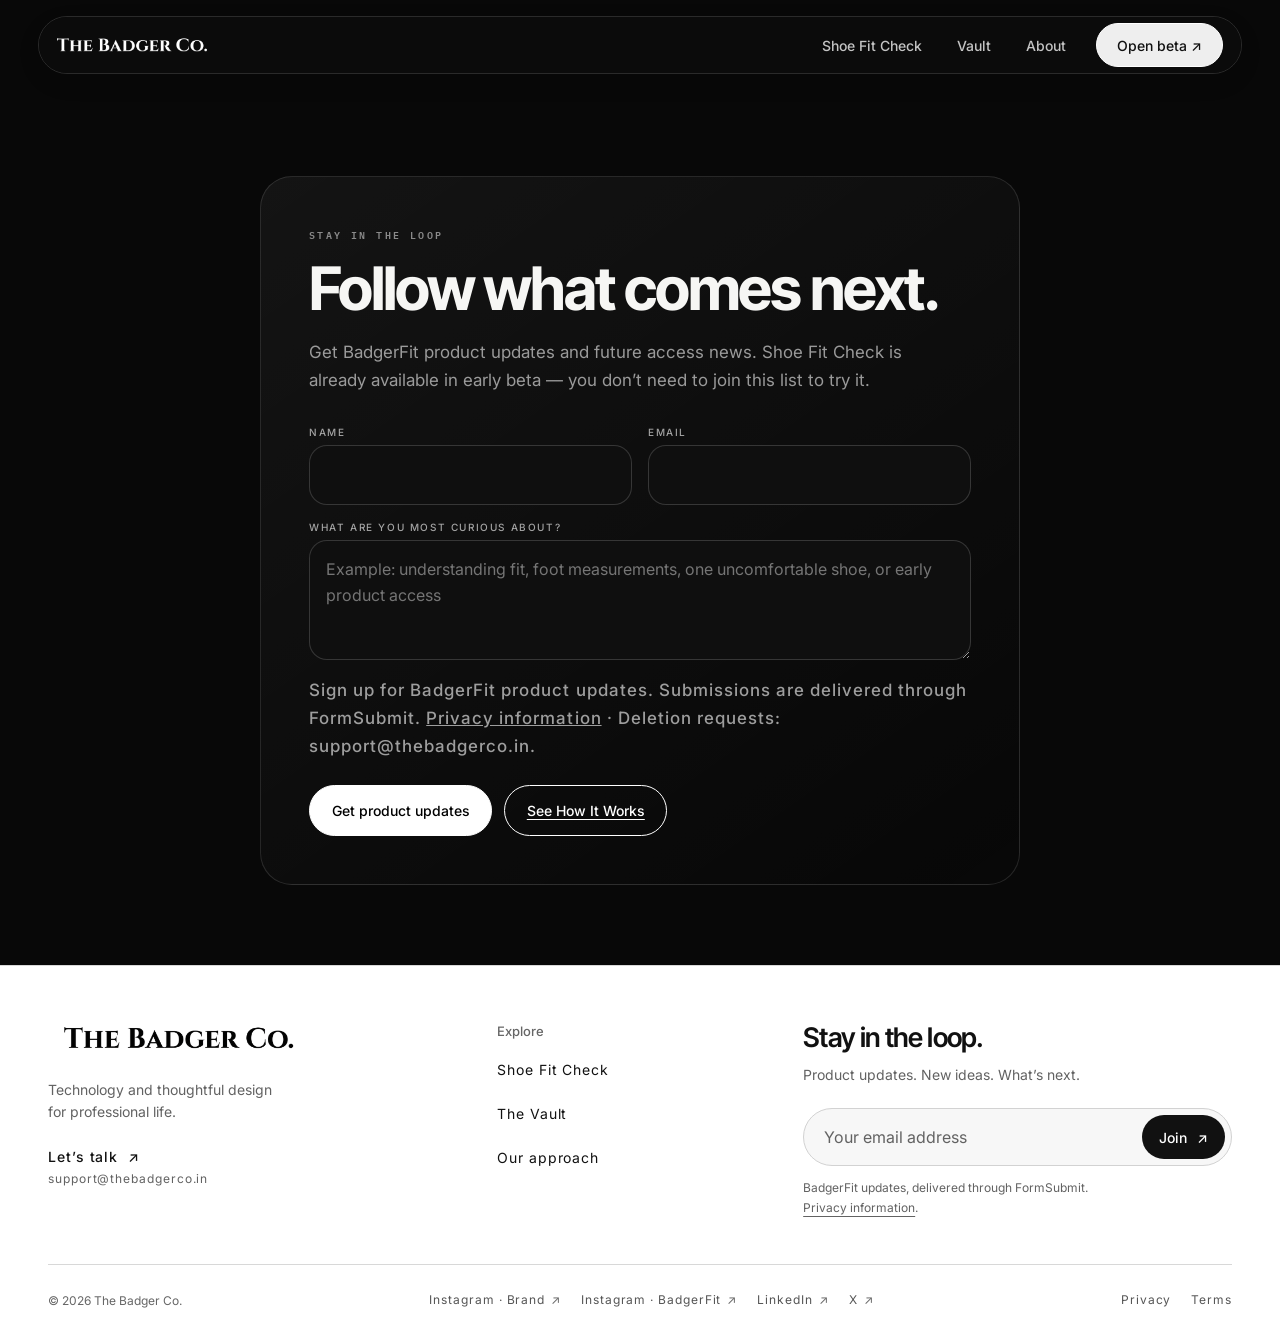
<file: waitlist.html>
<!DOCTYPE html>
<html lang="en">
<head><!-- Google tag (gtag.js) -->
<script async src="https://www.googletagmanager.com/gtag/js?id=G-2H156JFLJL"></script>
<script>window.dataLayer=window.dataLayer||[];function gtag(){dataLayer.push(arguments);}gtag('js',new Date());gtag('config','G-2H156JFLJL');</script>
<meta charset="UTF-8">
<meta name="viewport" content="width=device-width, initial-scale=1.0, viewport-fit=cover">
<meta name="theme-color" content="#000000">
<link rel="icon" type="image/png" href="apple-touch-icon.png">
<link rel="apple-touch-icon" href="apple-touch-icon.png">
<title>Join the Badger Fit Waitlist</title>
<meta name="description" content="Join the Badger Fit waitlist for launch updates and early access news.">
<meta name="robots" content="index, follow">
<link rel="canonical" href="https://thebadgerco.in/waitlist.html">
<meta property="og:title" content="Join the Badger Fit Waitlist">
<meta property="og:description" content="Get launch updates and early access news from The Badger Co.">
<meta property="og:url" content="https://thebadgerco.in/waitlist.html">
<meta property="og:type" content="website">
<meta property="og:image" content="https://thebadgerco.in/TBCL.png">
<meta property="og:image:width" content="1920">
<meta property="og:image:height" content="819">
<meta property="og:image:alt" content="The Badger Co. wordmark">
<meta name="twitter:card" content="summary_large_image">
<meta name="twitter:title" content="Join the Badger Fit Waitlist">
<meta name="twitter:description" content="Get launch updates and early access news from The Badger Co.">
<meta name="twitter:image" content="https://thebadgerco.in/TBCL.png">
<link rel="preconnect" href="https://fonts.googleapis.com">
<link href="https://fonts.googleapis.com/css2?family=IBM+Plex+Mono:wght@400;500&family=Inter:wght@400;500;600&family=Inter+Tight:wght@600;700&display=swap" rel="stylesheet">
<style>
*{box-sizing:border-box;margin:0;padding:0}:root{--bg:#080808;--ink:#fff;--rule:rgba(255,255,255,.12);--muted:rgba(255,255,255,.58);--grey:#8a8a8a}body{background:var(--bg);color:var(--ink);font-family:Inter,sans-serif;line-height:1.55;animation:pageFadeIn .4s ease both}@keyframes pageFadeIn{from{opacity:0}to{opacity:1}}a{color:inherit}:focus-visible{outline:2px solid var(--grey);outline-offset:3px}
nav{position:fixed;z-index:100;top:1rem;left:clamp(1rem,3vw,2.5rem);right:clamp(1rem,3vw,2.5rem);max-width:1280px;margin:auto;padding:.78rem .85rem .78rem 1.35rem;display:flex;align-items:center;justify-content:space-between;border:1px solid rgba(255,255,255,.13);border-radius:999px;background:rgba(10,10,10,.86);backdrop-filter:blur(14px);box-shadow:0 16px 48px rgba(0,0,0,.28)}.nav-logo{font:700 11px 'Playfair Display',serif;letter-spacing:.35em;text-transform:uppercase;text-decoration:none}.nav-panel,.nav-links{display:flex;align-items:center}.nav-panel{gap:1.75rem}.nav-links{gap:1.55rem}.nav-link{font:400 10px 'IBM Plex Mono',monospace;letter-spacing:.12em;text-transform:uppercase;color:rgba(255,255,255,.58);text-decoration:none}.nav-link:hover,.nav-link.active{color:#fff}.nav-cta{font:500 10px 'IBM Plex Mono',monospace;letter-spacing:.16em;text-transform:uppercase;color:#000;background:#fff;border-radius:999px;padding:.78rem 1.35rem;text-decoration:none}.nav-toggle,.nav-close{display:none}
.shell{padding:11rem clamp(1rem,6vw,6rem) 5rem;min-height:100vh;display:grid;place-items:center}.card{width:min(100%,760px);border:1px solid var(--rule);border-radius:32px;padding:clamp(1.5rem,4vw,3rem);background:linear-gradient(145deg,rgba(255,255,255,.05),transparent)}.tag{font:500 10px 'IBM Plex Mono',monospace;letter-spacing:.28em;text-transform:uppercase;color:var(--grey)}h1{font:900 clamp(34px,5vw,60px)/1 'Playfair Display',serif;margin:1rem 0 1.2rem}.lead{max-width:560px;color:var(--muted);font-size:14px;line-height:1.85;margin-bottom:2rem}
form{display:grid;gap:1rem}.field{display:grid;gap:.45rem}.label{font:500 10px 'IBM Plex Mono',monospace;letter-spacing:.16em;text-transform:uppercase;color:rgba(255,255,255,.62)}input,textarea{width:100%;background:#0f0f0f;border:1px solid rgba(255,255,255,.16);border-radius:18px;padding:1rem 1rem;color:#fff;font:400 14px/1.5 Manrope,sans-serif}textarea{min-height:120px;resize:vertical}.row{display:grid;grid-template-columns:1fr 1fr;gap:1rem}.note{font:400 10px/1.8 'IBM Plex Mono',monospace;color:rgba(255,255,255,.6);letter-spacing:.06em}.note.form-error{color:#ff9d9d}.btn{display:inline-block;font:500 10px 'IBM Plex Mono',monospace;letter-spacing:.16em;text-transform:uppercase;border:1px solid #fff;border-radius:999px;padding:1rem 1.35rem;background:#fff;color:#000;cursor:pointer}.btn.secondary{background:transparent;color:#fff}.btn.secondary:hover{background:rgba(255,255,255,.08);opacity:1}.btn[disabled]{opacity:.55;cursor:default}@media(hover:hover) and (pointer:fine){.btn:hover{opacity:.9}.btn[disabled]:hover{transform:none}}.actions{display:flex;gap:.75rem;flex-wrap:wrap;align-items:center;margin-top:.5rem}.success{display:none;border-top:1px solid var(--rule);margin-top:1.5rem;padding-top:1.5rem}.success.show{display:block}
footer{padding:2rem clamp(1rem,6vw,6rem);border-top:1px solid var(--rule);display:flex;justify-content:space-between;gap:1rem;flex-wrap:wrap;color:var(--muted);font:400 10px 'IBM Plex Mono',monospace}.ft-links{display:flex;gap:1.2rem;flex-wrap:wrap}.ft-links a{text-decoration:none}.nav-toggle,.nav-close{min-width:44px;min-height:44px}
@media(max-width:900px){nav{top:.75rem;left:.75rem;right:.75rem;border-radius:16px;padding:.7rem 1rem}.nav-toggle{display:block;background:none;border:1px solid var(--rule);border-radius:999px;color:#fff;font:500 10px 'IBM Plex Mono',monospace;padding:.6rem .9rem}.nav-panel{visibility:hidden;position:fixed;inset:0;background:#080808;flex-direction:column;justify-content:center;align-items:flex-start;padding:5rem 2rem;transform:translateX(100%);transition:.25s;z-index:200}.nav-panel.open{visibility:visible;transform:none}.nav-links{flex-direction:column;align-items:flex-start;gap:1.6rem}.nav-link{font-size:15px}.nav-cta{width:100%;text-align:center}.nav-close{display:block;position:absolute;top:1.5rem;right:1.5rem;background:none;border:1px solid var(--rule);border-radius:999px;color:#fff;padding:.6rem .9rem}.row{grid-template-columns:1fr}}
@media(prefers-reduced-motion:reduce){*{scroll-behavior:auto!important;transition:none!important;animation-duration:.01ms!important;animation-iteration-count:1!important}}
.nav-logo{display:block;width:150px;height:38px;flex:0 0 150px;font-size:0!important;letter-spacing:0!important;overflow:hidden}
</style>
<link rel="stylesheet" href="site-overrides.css">
<link rel="stylesheet" href="site-mobile-overrides.css">
<link rel="stylesheet" href="site-brand.css">
</head>
<body>
<nav class="site-nav" data-site-nav><a href="index.html" class="nav-logo" aria-label="The Badger Co. home"><picture><source srcset="bflogo.webp" type="image/webp"><img src="bflogo.png" alt="The Badger Co."></picture></a><button class="nav-toggle" type="button" aria-expanded="false" aria-controls="site-menu" aria-label="Open navigation menu" data-nav-toggle>Menu</button><div id="site-menu" class="nav-panel" data-nav-panel><div class="nav-menu" data-nav-menu><div class="nav-head"><button class="nav-close" type="button" aria-label="Close navigation menu" data-nav-close>Close</button></div><div class="nav-links"><a href="badgerfit.html" class="nav-link" data-nav-link>Shoe Fit Check</a><a href="vault.html" class="nav-link" data-nav-link>Vault</a><a href="about.html" class="nav-link" data-nav-link>About</a></div><a href="https://badger-eight.vercel.app/" class="nav-cta" data-nav-link>Open beta ↗</a></div></div></nav>
<main class="shell">
  <section class="card">
    <div class="tag">Stay in the loop</div>
    <h1>Follow what comes next.</h1>
    <p class="lead">Get BadgerFit product updates and future access news. Shoe Fit Check is already available in early beta — you don’t need to join this list to try it.</p>
    <form id="waitlistForm">
      <div class="row">
        <div class="field"><label class="label" for="name">Name</label><input id="name" name="name" type="text" autocomplete="name" required></div>
        <div class="field"><label class="label" for="email">Email</label><input id="email" name="email" type="email" autocomplete="email" required></div>
      </div>
      <div class="field"><label class="label" for="interest">What are you most curious about?</label><textarea id="interest" name="interest" placeholder="Example: understanding fit, foot measurements, one uncomfortable shoe, or early product access"></textarea></div>
      <input type="hidden" name="_subject" value="New BadgerFit waitlist signup">
      <input type="hidden" name="source" value="Main waitlist">
      <input type="hidden" name="_template" value="table">
      <input type="hidden" name="_captcha" value="false">
      <input type="text" name="_honey" aria-hidden="true" tabindex="-1" autocomplete="off" style="position:absolute;left:-9999px;width:1px;height:1px;overflow:hidden">
      <p class="note">Sign up for BadgerFit product updates. Submissions are delivered through FormSubmit. <a href="privacy.html">Privacy information</a> · Deletion requests: support@thebadgerco.in.</p>
      <p class="note form-error" id="waitlistError" hidden></p>
      <div class="actions">
        <button type="submit" class="btn">Get product updates</button>
        <a href="badgerfit.html" class="btn secondary">See How It Works</a>
      </div>
    </form>
    <div id="waitlistSuccess" class="success" aria-live="polite">
      <div class="tag">Thanks</div>
      <h2 style="font:700 28px/1.05 'Playfair Display',serif;margin:.8rem 0">You’re on the waitlist.</h2>
      <p class="lead" style="margin-bottom:0">We’ve received your details and will be in touch with launch updates and early access news.</p>
    </div>
  </section>
</main>
<footer class="site-footer footer-v2" id="site-footer">
  <div class="footer-v2-main">
    <div class="footer-v2-brand">
      <a href="index.html" class="footer-v2-logo" aria-label="The Badger Co. home"><img src="TBCL.webp" alt="The Badger Co." width="1920" height="819" loading="lazy" decoding="async"></a>
      <p>Technology and thoughtful design <br>for professional life.</p>
      <a class="footer-v2-contact" href="mailto:support@thebadgerco.in">Let’s talk <span aria-hidden="true">↗</span><span>support@thebadgerco.in</span></a>
    </div>
    <nav class="footer-v2-explore" aria-label="Footer navigation">
      <h2>Explore</h2>
      <a href="badgerfit.html">Shoe Fit Check</a>
      <a href="vault.html">The Vault</a>
      <a href="about.html">Our approach</a>
    </nav>
    <div class="site-footer-signup footer-v2-signup">
      <h2>Stay in the loop.</h2>
      <p>Product updates. New ideas. What’s next.</p>
      <form class="footer-signup-form" data-footer-signup novalidate>
        <label class="visually-hidden" for="footerEmail">Email address</label>
        <input type="email" id="footerEmail" name="email" class="footer-signup-input" placeholder="Your email address" required autocomplete="email" inputmode="email" aria-describedby="footerPrivacy footerSignupNote">
        <input type="hidden" name="_subject" value="New BadgerFit waitlist signup">
        <input type="hidden" name="source" value="Footer signup">
        <input type="hidden" name="_template" value="table">
        <input type="hidden" name="_captcha" value="false">
        <input type="text" name="_honey" aria-hidden="true" tabindex="-1" autocomplete="off" style="position:absolute;left:-9999px;width:1px;height:1px;overflow:hidden">
        <button type="submit" class="footer-signup-submit" aria-label="Join product updates"><span data-signup-label>Join</span><span aria-hidden="true">↗</span></button>
      </form>
      <p class="footer-signup-privacy-note" id="footerPrivacy">BadgerFit updates, delivered through FormSubmit. <a href="privacy.html">Privacy information</a>.</p>
      <p class="footer-signup-note" id="footerSignupNote" data-footer-signup-note role="status" aria-live="polite" aria-atomic="true" hidden></p>
    </div>
  </div>
  <div class="footer-v2-bottom">
    <p class="footer-v2-copyright">© 2026 The Badger Co.</p>
    <div class="footer-v2-social" role="group" aria-label="Follow The Badger Co. and BadgerFit">
      <a href="https://www.instagram.com/the.badger.co/" target="_blank" rel="noopener noreferrer">Instagram · Brand <span aria-hidden="true">↗</span></a>
      <a href="https://www.instagram.com/thebadgerfitapp/" target="_blank" rel="noopener noreferrer">Instagram · BadgerFit <span aria-hidden="true">↗</span></a>
      <a href="https://www.linkedin.com/company/123393979/" target="_blank" rel="noopener noreferrer">LinkedIn <span aria-hidden="true">↗</span></a>
      <a href="https://x.com/TheBadgerCoIN" target="_blank" rel="noopener noreferrer">X <span aria-hidden="true">↗</span></a>
    </div>
    <div class="footer-v2-legal"><a href="privacy.html">Privacy</a><a href="terms.html">Terms</a></div>
  </div>
</footer>

<script src="site-navigation.js"></script>
<script src="site-mobile-enhancements.js"></script>
<script src="site-footer-signup.js"></script>
<script>
// Endpoint is configured once, shared with the footer signup box — see
// site-footer-signup.js. Submissions are relayed by FormSubmit to
// support@thebadgerco.in; nothing here holds a password, SMTP credential or
// API key, since FormSubmit only needs the destination address.
var WAITLIST_ENDPOINT = window.BADGER_WAITLIST_ENDPOINT || '';

var form=document.getElementById('waitlistForm'),success=document.getElementById('waitlistSuccess'),errorNote=document.getElementById('waitlistError'),submitBtn=form.querySelector('button[type="submit"]');
var prefillEmail=new URLSearchParams(window.location.search).get('email');
if(prefillEmail){form.email.value=prefillEmail;form.name.focus();}

function showError(msg){
  errorNote.textContent=msg;
  errorNote.hidden=false;
}

form.addEventListener('submit',function(e){
  e.preventDefault();
  errorNote.hidden=true;

  // FormSubmit's own honeypot field: real visitors never see or fill this,
  // so a non-empty value means a bot filled every input indiscriminately.
  if(form._honey && form._honey.value){
    return;
  }

  if(!WAITLIST_ENDPOINT){
    showError("Signups aren't connected yet — please try again later.");
    return;
  }

  submitBtn.disabled=true;
  submitBtn.textContent='Sending…';

  fetch(WAITLIST_ENDPOINT,{method:'POST',headers:{'Accept':'application/json'},body:new FormData(form)})
    .then(function(response){
      if(!response.ok) throw new Error('FormSubmit responded with '+response.status);
      return response.json().catch(function(){ return {}; });
    })
    .then(function(json){
      // FormSubmit returns HTTP 200 even while the recipient address is
      // still pending its one-time activation click — success:"false" in
      // that case means the message was NOT queued for delivery. FormSubmit
      // sends that flag as the STRING "false", not a boolean, so compare as
      // a string. Only the true-success path may show the success state.
      if(json && String(json.success)==='false'){
        throw new Error('FormSubmit has not been activated yet');
      }
      form.reset();
      success.classList.add('show');
      success.scrollIntoView({behavior:'smooth',block:'start'});
    })
    .catch(function(){
      showError('Something went wrong. Please try again, or email support@thebadgerco.in directly.');
    })
    .finally(function(){
      submitBtn.disabled=false;
      submitBtn.textContent='Get product updates';
    });
});
</script>
</body>
</html>
</file>
<file: site-overrides.css>
/*
 * Shared typography refinements.
 *
 * One font system for the whole site, loaded once per page from Google Fonts
 * (Inter Tight / Inter / IBM Plex Mono, display=swap):
 *   --font-display  bold neo-grotesk headings and major statements
 *   --font-sans     body copy, navigation, buttons, forms
 *   --font-mono     eyebrows, tags, section numbers, status labels, metadata
 * Page-level <style> blocks still name 'Inter' and 'IBM Plex Mono' directly,
 * which now resolve to the same loaded families; the rules below are the
 * single source of truth wherever the two disagree.
 */
:root {
  --font-display: "Inter Tight", Arial, sans-serif;
  --font-sans: "Inter", Arial, sans-serif;
  --font-mono: "IBM Plex Mono", ui-monospace, SFMono-Regular, Menlo, monospace;
  --tracking-ui: 0.16em;
  --tracking-tag: 0.24em;
  --tracking-meta: 0.08em;
}

.nav-logo {
  display: block;
  position: relative;
  width: 150px;
  height: 40px;
  flex: 0 0 150px;
  overflow: hidden;
  background: none;
  font-size: 0;
  letter-spacing: 0;
}

.nav-logo img {
  position: absolute;
  width: 100%;
  height: auto;
  max-width: none;
  left: 50%;
  top: 50%;
  transform: translate(-50%, -50%);
  object-fit: contain;
  filter: invert(1);
}

body,
button,
input,
select,
textarea {
  font-family: var(--font-sans);
  line-height: 1.62;
  letter-spacing: 0;
  text-rendering: optimizeLegibility;
  -webkit-font-smoothing: antialiased;
}

.serif,
h1,
h2,
h3,
h4,
h5,
h6,
.page-title,
.sec-title,
.hero-title,
.screen-title,
.float-value,
.way-title,
.ft2,
.sec-title,
.val-title,
.col-title,
.faq-q,
.cat-title,
.feature-copy h2,
.section-head h2,
.card h3,
.content h2,
.content h3,
.check b,
.article-head h1,
.answer-strip h2,
.cta h2,
.final-title,
.blog-card h3,
.brand-line,
.evidence-number,
.page-header h1,
.waitlist-title,
.info-card-title,
.foundation-title,
.hiw-title,
.wyg-title,
.wyg-trigger,
.hiw-trigger,
.answer-strip h2,
summary,
/*
 * Page <style> blocks target several headings through a descendant selector
 * (.feature-card h3 and friends), which outranks a bare h3 above — so those
 * combinations are matched here explicitly rather than relying on element
 * selectors alone.
 */
.header-note h2,
.hero-note h2,
.feature-card h3,
.info-card h3,
.path-card h3,
.guide-card h3,
.check-card h3,
.feature-copy h3,
.mini-screen h3,
.blog-card h3 {
  font-family: var(--font-display);
  letter-spacing: -0.02em;
}

.hero-title,
.page-title,
.article-head h1,
.answer-strip h2,
.cta h2,
.final-title,
h1 {
  line-height: 0.99;
  letter-spacing: -0.035em;
  text-wrap: balance;
}

.sec-title,
.section-head h2,
.feature-copy h2,
.card h3,
.content h2,
.content h3,
.col-title,
.cat-title,
.faq-q,
.val-title,
.way-title,
.blog-card h3,
.check b,
.ft2,
.screen-title,
.float-value,
.mini-screen h3,
.story-item h3 {
  line-height: 1.06;
  letter-spacing: -0.024em;
}

/* Navigation, buttons, forms and card body copy stay in the text sans. */
.nav-link,
.nav-cta,
.nav-toggle,
.nav-close,
.btn,
.begin-trigger,
.site-footer-link,
.label,
.fs {
  font-family: var(--font-sans);
}

/*
 * Technical labels — eyebrows, tags, section numbers, status labels, metadata
 * and small captions. These are the only places the monospace face is used.
 */
.tag,
.ft-link,
.ft-copy,
.status-pill,
.cat-status,
.filter,
.read,
.crumb,
.meta,
.toc-title,
.flow-node,
.flow-arrow,
.screen-kicker,
.screen-check,
.float-label,
.float-note,
.fit-plan b,
.story-num,
.evidence-source,
.blog-type,
.way-label,
.hero-trust,
.sec-n,
.disclaimer,
.journal-label,
.check-label,
.h-node,
.h-arrow,
.pf-key,
.pf-val,
.pf-tag,
.fn,
.hero-note,
.text-link,
.note,
.ledger-key,
.foundation-body,
.answer strong,
.contact-label,
.site-footer-heading,
.site-footer-meta,
.footer-signup-note,
.footer-signup-privacy-note {
  font-family: var(--font-mono);
  font-weight: 500;
}

.tag,
.nav-link,
.nav-cta,
.nav-toggle,
.nav-close,
.btn,
.ft-link,
.status-pill,
.cat-status,
.filter,
.read,
.crumb,
.meta,
.toc-title,
.flow-node,
.screen-kicker,
.float-label,
.fit-plan b,
.evidence-source,
.blog-type,
.way-label,
.hero-trust,
.sec-n,
.disclaimer,
.journal-label,
.check-label,
.h-node,
.pf-key,
.pf-tag,
.fn {
  text-transform: uppercase;
  letter-spacing: var(--tracking-ui);
}

.tag {
  letter-spacing: var(--tracking-tag);
  font-weight: 600;
}

.nav-link,
.nav-cta,
.btn,
.ft-link,
.read,
.cat-status,
.filter,
.status-pill,
.meta,
.crumb,
.screen-kicker,
.float-label,
.fit-plan b,
.evidence-source,
.blog-type,
.way-label,
.hero-trust,
.sec-n,
.disclaimer,
.journal-label,
.check-label,
.h-node,
.pf-key,
.pf-tag,
.fn {
  font-size: 0.68rem;
  font-weight: 600;
}

.btn,
.nav-cta {
  letter-spacing: 0.18em;
}

.body-copy,
.hero-sub,
.page-sub,
.lead,
.dek,
.learn-note,
.faq-a,
.content p,
.content li,
.card p,
.feature-copy p,
.answer p,
.check span,
.val-body,
.page-header p,
.faq-intro p,
.evidence-card p,
.story-item p,
.fit-plan p,
.faq-answer,
.guide-body,
.aud-body,
.check-val,
.prob-cell,
.fs,
.metric {
  font-family: var(--font-sans);
  line-height: 1.66;
}

.body-copy,
.page-sub,
.lead,
.dek,
.learn-note,
.faq-a,
.content p,
.content li,
.card p,
.feature-copy p,
.check span,
.val-body,
.evidence-card p,
.story-item p,
.fit-plan p,
.faq-answer,
.guide-body,
.aud-body,
.check-val,
.prob-cell,
.hero-sub,
.waitlist-copy,
.answer p,
.section-lead,
.header-note p,
.hero-note p,
.answer-strip p {
  /* 16px floor on small screens, easing up to ~17px on large ones. */
  font-size: clamp(1rem, 0.2vw + 0.95rem, 1.06rem);
}

/*
 * Dense in-card captions. These sit inside tight card grids, so they are
 * lifted off the old 10-12px rather than all the way to the 16px body floor —
 * going full body size here would re-flow every card grid on the site.
 */
.fs,
.foundation-body,
.feature-card p,
.info-card p,
.info-card-body,
.path-card p,
.guide-card p,
.check-card p,
.val-body {
  font-size: 0.875rem;
}

.ft-copy,
footer,
.meta,
.disclaimer,
.evidence-source,
.screen-check,
.float-note,
.journal-label,
.check-label,
.pf-key,
.pf-tag,
.hero-trust,
.sec-n {
  letter-spacing: var(--tracking-meta);
}

.ft-copy,
footer,
.meta,
.disclaimer,
.evidence-source {
  font-size: 0.72rem;
  line-height: 1.6;
}

.page-title,
.hero-title,
.article-head h1,
.waitlist-title,
.final-title,
.answer-strip h2,
.cta h2,
h1 {
  font-weight: 700;
}

.sec-title,
.section-head h2,
.feature-copy h2,
.card h3,
.content h2,
.content h3,
.col-title,
.cat-title,
.faq-q,
.val-title,
.way-title,
.blog-card h3,
.check b,
.ft2,
.screen-title,
.float-value,
.mini-screen h3,
.story-item h3,
.info-card-title,
.foundation-title,
.hiw-title,
.wyg-title,
.wyg-trigger,
summary,
h2,
h3 {
  font-weight: 600;
}

.content h2,
.content h3,
.faq-q,
.col-title,
.cat-title,
.val-title,
.story-item h3,
.mini-screen h3,
.feature-copy h2,
.blog-card h3 {
  text-transform: none;
}

.answer p,
.hero-sub,
.page-sub,
.lead,
.dek {
  max-width: 40rem;
}

summary,
.toc a,
.ft-links a,
.nav-link,
.nav-cta,
.btn {
  text-decoration-thickness: 1px;
  text-underline-offset: 0.18em;
}

@media (max-width: 900px) {
  .nav-logo {
    width: 132px;
    height: 38px;
    flex-basis: 132px;
  }

  .hero-title,
  .page-title,
  .article-head h1,
  .answer-strip h2,
  .cta h2,
  .final-title,
  h1 {
    line-height: 1;
  }

  .nav-link,
  .nav-cta,
  .btn,
  .ft-link {
    letter-spacing: 0.14em;
  }
}

@media (max-width: 480px) {
  .tag,
  .nav-link,
  .nav-cta,
  .btn,
  .ft-link,
  .status-pill,
  .cat-status,
  .filter,
  .read,
  .crumb,
  .meta,
  .toc-title,
  .flow-node,
  .screen-kicker,
  .float-label,
  .fit-plan b,
  .evidence-source,
  .blog-type,
  .way-label,
  .hero-trust,
  .sec-n,
  .disclaimer,
  .journal-label,
  .check-label,
  .h-node,
  .pf-key,
  .pf-tag,
  .fn {
    letter-spacing: 0.12em;
  }
}

@media (max-width: 900px) {
  .hero,
  .page-header,
  .article-hero,
  .final-cta,
  .answer-strip,
  .future-block {
    padding-left: 1.25rem;
    padding-right: 1.25rem;
  }

  .pain-layout,
  .faq-shell,
  .two-way-grid,
  .process-flow,
  .problem-grid,
  .evidence-grid,
  .values-grid,
  .two-col,
  .featured-card,
  .grid,
  .cat-grid,
  .layout {
    grid-template-columns: 1fr !important;
  }

  .hero-ctas,
  .final-ctas {
    flex-direction: column;
    align-items: stretch;
  }

  .hero-ctas .btn,
  .final-ctas .btn,
  .answer-strip .btn {
    width: 100%;
    text-align: center;
  }

  .problem-grid {
    grid-template-columns: repeat(2, 1fr) !important;
  }

  .evidence-grid,
  .values-grid {
    border-left: 0.5px solid var(--rule);
    border-right: 0.5px solid var(--rule);
  }

  footer {
    align-items: flex-start;
  }
}

@media (max-width: 560px) {
  .sec,
  .page-header,
  .article-hero,
  .hero,
  .final-cta,
  .answer-strip,
  .future-block {
    padding-left: 1rem;
    padding-right: 1rem;
  }

  .problem-grid {
    grid-template-columns: 1fr !important;
  }

  .ft-links,
  .nav-links {
    gap: 1rem;
  }
}

/* Shared navigation and footer */
html.nav-open,
body.nav-open {
  overflow: hidden;
}

.site-nav {
  position: fixed;
  top: 1rem;
  left: clamp(1rem, 3vw, 2.5rem);
  right: clamp(1rem, 3vw, 2.5rem);
  max-width: 1280px;
  margin: 0 auto;
  padding: 0.78rem 0.85rem 0.78rem 1.35rem;
  display: flex;
  align-items: center;
  justify-content: space-between;
  gap: 1rem;
  border: 1px solid rgba(255, 255, 255, 0.13);
  border-radius: 999px;
  background: transparent;
  backdrop-filter: none;
  box-shadow: 0 16px 48px rgba(0, 0, 0, 0.28);
  z-index: 1400;
}

/*
 * The frosted-glass pill background lives on ::before, not on .site-nav
 * itself. backdrop-filter (like transform/filter) creates a new containing
 * block for position:fixed descendants — since the mobile nav-panel
 * overlay is a fixed-position child of .site-nav, putting backdrop-filter
 * directly on .site-nav trapped that full-screen overlay inside the small
 * nav pill instead of the viewport. This keeps the same visual effect
 * without .site-nav becoming a containing block. (Legacy per-page <style>
 * blocks also set `nav{backdrop-filter:...}`; `backdrop-filter: none`
 * above wins over those by specificity and must stay explicit.)
 */
.site-nav::before {
  content: "";
  position: absolute;
  inset: 0;
  border-radius: inherit;
  background: rgba(10, 10, 10, 0.84);
  backdrop-filter: blur(14px);
  z-index: -1;
  pointer-events: none;
}

.site-nav .nav-logo {
  flex-shrink: 0;
}

.site-nav .nav-toggle {
  display: none;
  align-items: center;
  justify-content: center;
  min-width: 48px;
  min-height: 48px;
  padding: 0.7rem 1rem;
  border: 1px solid rgba(255, 255, 255, 0.16);
  border-radius: 999px;
  background: transparent;
  color: #fff;
  cursor: pointer;
}

.site-nav .nav-panel {
  display: flex;
  align-items: center;
  gap: 1.5rem;
  margin-left: auto;
}

.site-nav .nav-menu {
  display: flex;
  align-items: center;
  gap: 1.5rem;
}

.site-nav .nav-head {
  display: none;
}

.site-nav .nav-links {
  display: flex;
  align-items: center;
  gap: 1.5rem;
}

.site-nav .nav-link {
  position: relative;
  color: rgba(255, 255, 255, 0.62);
  text-decoration: none;
  transition: color 0.2s ease;
}

.site-nav .nav-link:hover,
.site-nav .nav-link[aria-current="page"] {
  color: #fff;
}

.site-nav .nav-link::after {
  content: "";
  position: absolute;
  left: 0;
  right: 0;
  bottom: -0.45rem;
  height: 1px;
  background: currentColor;
  transform: scaleX(0);
  transform-origin: left center;
  transition: transform 0.2s ease;
}

.site-nav .nav-link:hover::after,
.site-nav .nav-link[aria-current="page"]::after {
  transform: scaleX(1);
}

.site-nav .nav-cta {
  display: inline-flex;
  align-items: center;
  justify-content: center;
  min-height: 48px;
  padding: 0.78rem 1.35rem;
  border: 1px solid #fff;
  border-radius: 999px;
  background: #fff;
  color: #000;
  text-decoration: none;
  transition: background 0.2s ease, color 0.2s ease, border-color 0.2s ease;
}

.site-nav .nav-cta:hover,
.site-nav .nav-cta[aria-current="page"] {
  background: transparent;
  color: #fff;
}

.site-nav .nav-close {
  display: none;
  align-items: center;
  justify-content: center;
  min-width: 48px;
  min-height: 48px;
  padding: 0.7rem 1rem;
  border: 1px solid rgba(255, 255, 255, 0.16);
  border-radius: 999px;
  background: transparent;
  color: #fff;
  cursor: pointer;
}

.site-nav :focus-visible,
.site-footer :focus-visible {
  outline: 2px solid #fff;
  outline-offset: 4px;
}

.site-footer {
  display: block;
  padding: clamp(2.5rem, 4vw, 4rem) clamp(1rem, 5vw, 3rem)
    clamp(1.75rem, 3vw, 2.5rem);
  border-top: 1px solid rgba(255, 255, 255, 0.12);
  background: #000;
  color: #fff;
}

.site-footer-top {
  display: flex;
  flex-direction: row;
  flex-wrap: wrap;
  justify-content: space-between;
  align-items: flex-start;
  gap: clamp(1.5rem, 4vw, 3rem);
  max-width: 1200px;
  margin: 0 auto;
  text-align: left;
}

.site-footer-cta-row {
  display: flex;
  flex-direction: column;
  align-items: flex-start;
  gap: clamp(0.75rem, 1.5vw, 1.1rem);
  width: auto;
  text-align: left;
}

.site-footer-signup {
  flex: 0 0 auto;
  width: 100%;
  max-width: 380px;
}

.site-footer-signup .site-footer-heading,
.site-footer-social .site-footer-heading {
  text-align: left;
}

.footer-signup-form {
  display: flex;
  align-items: center;
  gap: 0.75rem;
  border-bottom: 1px solid rgba(255, 255, 255, 0.3);
  padding-bottom: 0.5rem;
  transition: border-color 0.2s ease;
}

.footer-signup-form:focus-within {
  border-color: #fff;
}

.footer-signup-input {
  flex: 1;
  min-width: 0;
  min-height: 44px;
  background: transparent;
  border: 0;
  color: #fff;
  font-size: 0.95rem;
  font-family: inherit;
}

.footer-signup-input:focus {
  outline: none;
}

.footer-signup-input::placeholder {
  color: rgba(255, 255, 255, 0.45);
}

.footer-signup-submit {
  display: inline-flex;
  flex-shrink: 0;
  align-items: center;
  justify-content: center;
  width: 44px;
  height: 44px;
  border-radius: 50%;
  border: 1px solid rgba(255, 255, 255, 0.35);
  background: transparent;
  color: #fff;
  cursor: pointer;
  transition: background 0.2s ease, color 0.2s ease, border-color 0.2s ease;
}

.footer-signup-submit:hover {
  background: #fff;
  color: #000;
  border-color: #fff;
}

.footer-signup-privacy-note {
  margin-top: 0.6rem;
  color: rgba(255, 255, 255, 0.6);
  font-size: 0.72rem;
  line-height: 1.55;
  max-width: 380px;
}

.footer-signup-note {
  margin-top: 0.6rem;
  color: rgba(255, 255, 255, 0.6);
  font-size: 0.82rem;
  line-height: 1.5;
}

.footer-signup-note.is-error {
  color: #ff9d9d;
}

.site-footer-social {
  flex: 0 1 auto;
}

.site-footer-social-icons {
  display: flex;
  flex-wrap: wrap;
  gap: 0.6rem;
}

.site-footer-icon {
  display: inline-flex;
  align-items: center;
  justify-content: center;
  width: 40px;
  height: 40px;
  border-radius: 50%;
  border: 1px solid rgba(255, 255, 255, 0.2);
  color: #fff;
  transition: background 0.2s ease, color 0.2s ease, border-color 0.2s ease;
}

.site-footer-icon:hover {
  background: #fff;
  color: #000;
  border-color: #fff;
}

.site-footer-icon svg {
  width: 18px;
  height: 18px;
}

.visually-hidden {
  position: absolute;
  width: 1px;
  height: 1px;
  padding: 0;
  margin: -1px;
  overflow: hidden;
  clip: rect(0, 0, 0, 0);
  white-space: nowrap;
  border: 0;
}

.site-footer-divider {
  max-width: 1200px;
  margin: clamp(2rem, 5vw, 3rem) auto;
  border-top: 1px solid rgba(255, 255, 255, 0.12);
}

.site-footer-grid {
  display: grid;
  grid-template-columns: repeat(2, minmax(0, 1fr));
  gap: clamp(1.5rem, 3vw, 3rem);
  align-items: start;
  max-width: 1200px;
  margin-left: auto;
  margin-right: auto;
}

.site-footer-group {
  min-width: 0;
}

.site-footer-heading {
  margin-bottom: 0.85rem;
  color: rgba(255, 255, 255, 0.48);
  font-size: 0.7rem;
  font-weight: 700;
  letter-spacing: 0.18em;
  text-transform: uppercase;
}

.site-footer-links {
  display: flex;
  flex-direction: column;
  align-items: flex-start;
  gap: 0.2rem;
}

.site-footer-link {
  display: inline-flex;
  align-items: center;
  min-height: 44px;
  color: rgba(255, 255, 255, 0.8);
  font-size: clamp(0.96rem, 0.2vw + 0.9rem, 1.04rem);
  line-height: 1.4;
  text-decoration: none;
  transition: color 0.2s ease;
}

.site-footer-link:hover {
  color: #fff;
}

.site-footer-wordmark {
  display: block;
  width: clamp(260px, 35vw, 430px);
}

.site-footer-wordmark img {
  display: block;
  width: 100%;
  height: auto;
}

.site-footer-meta {
  max-width: 1200px;
  margin-top: 1.25rem;
  margin-left: auto;
  margin-right: auto;
  color: rgba(255, 255, 255, 0.46);
  font-size: 0.78rem;
  line-height: 1.6;
  letter-spacing: 0.08em;
}

@media (max-width: 900px) {
  .site-nav {
    top: max(0.75rem, calc(env(safe-area-inset-top) + 0.25rem));
    left: max(0.75rem, calc(env(safe-area-inset-left) + 0.25rem));
    right: max(0.75rem, calc(env(safe-area-inset-right) + 0.25rem));
    padding: 0.75rem 0.95rem;
    border-radius: 18px;
  }

  .site-nav .nav-toggle {
    display: inline-flex;
  }

  .site-nav .nav-panel {
    position: fixed;
    inset: 0;
    display: flex;
    align-items: stretch;
    justify-content: flex-start;
    margin-left: 0;
    padding:
      max(0.75rem, env(safe-area-inset-top))
      max(0.75rem, env(safe-area-inset-right))
      max(0.75rem, env(safe-area-inset-bottom))
      max(0.75rem, env(safe-area-inset-left));
    background: rgba(0, 0, 0, 0.96);
    opacity: 0;
    visibility: hidden;
    pointer-events: none;
    transition: opacity 0.2s ease, visibility 0.2s ease;
    z-index: 2400;
  }

  .site-nav .nav-panel.open {
    opacity: 1;
    visibility: visible;
    pointer-events: auto;
  }

  .site-nav .nav-menu {
    width: min(calc(100% - 1rem), 31rem);
    min-height: 100%;
    margin-right: auto;
    padding: 1rem;
    border: 1px solid rgba(255, 255, 255, 0.14);
    border-radius: 24px;
    background: #000;
    display: flex;
    flex-direction: column;
    align-items: stretch;
    gap: 0.85rem;
  }

  .site-nav .nav-head {
    display: flex;
    justify-content: flex-end;
  }

  .site-nav .nav-close {
    display: inline-flex;
  }

  .site-nav .nav-links {
    flex-direction: column;
    align-items: stretch;
    gap: 0.1rem;
    margin-top: clamp(1rem, 8vh, 4rem);
  }

  .site-nav .nav-link,
  .site-nav .nav-cta {
    width: 100%;
    min-height: 48px;
  }

  .site-nav .nav-link {
    display: flex;
    align-items: center;
    justify-content: space-between;
    padding: 1rem 0.25rem;
    border-bottom: 0.5px solid rgba(255, 255, 255, 0.1);
    font-size: 1rem;
    color: rgba(255, 255, 255, 0.86);
  }

  .site-nav .nav-link::after {
    display: none;
  }

  .site-nav .nav-cta {
    margin-top: auto;
    padding: 1rem 1.25rem;
    text-align: center;
  }

  .site-footer-grid {
    grid-template-columns: repeat(2, minmax(0, 1fr));
  }
}

@media (max-width: 640px) {
  .site-footer-grid {
    grid-template-columns: 1fr;
  }

  .site-footer-top {
    flex-direction: column;
  }

  .site-footer-cta-row {
    width: 100%;
    align-items: stretch;
  }

  .site-footer-signup {
    max-width: none;
  }
}

@media (prefers-reduced-motion: reduce) {
  .site-nav .nav-panel,
  .site-nav .nav-link::after,
  .site-nav .nav-cta,
  .site-footer-link {
    transition: none !important;
  }
}

/*
 * Generic scroll-reveal — class="reveal" on any section/card, paired with
 * site-reveal.js. Gated behind .js-enabled so content is fully visible
 * with no JS; the reduced-motion block below removes the animation (not
 * the content) when the visitor has asked for less motion.
 */
.js-enabled .reveal {
  opacity: 0;
  transform: translateY(14px);
  transition: opacity 0.6s cubic-bezier(0.22, 1, 0.36, 1),
    transform 0.6s cubic-bezier(0.22, 1, 0.36, 1);
}

.js-enabled .reveal.in-view {
  opacity: 1;
  transform: none;
}

@media (prefers-reduced-motion: reduce) {
  .js-enabled .reveal {
    transition: none !important;
    opacity: 1;
    transform: none;
  }
}

/*
 * Card hover motion — a shared, additive layer over each page's own card
 * styling. Standalone bordered cards get a lift; cards that share a border
 * with their neighbours in a joined grid (foundation/check/col/val-cell)
 * get a tint instead, since a lift would visibly gap them from siblings.
 */
.info-card,
.feature-card,
.fc,
.path-card,
.guide-card {
  transition: transform 0.3s ease, border-color 0.3s ease,
    background-color 0.3s ease;
}

.featured-card {
  transition: transform 0.3s ease, border-color 0.3s ease;
}

.featured-card .feature-art::before {
  transition: transform 0.5s ease;
}

.featured-card .read {
  display: inline-block;
  transition: transform 0.25s ease;
}

.col,
.val-cell,
.foundation-cell,
.check-card {
  transition: background-color 0.3s ease;
}

/* Hover-triggered motion only where a real pointer can hover — on touch,
   :hover would otherwise latch after a tap until the visitor taps elsewhere. */
@media (hover: hover) and (pointer: fine) {
  .info-card:hover,
  .feature-card:hover,
  .fc:hover,
  .path-card:hover,
  .guide-card:hover {
    transform: translateY(-3px);
    border-color: rgba(255, 255, 255, 0.3);
  }

  .featured-card:hover {
    transform: translateY(-3px);
    border-color: rgba(255, 255, 255, 0.3);
  }

  .featured-card:hover .feature-art::before {
    transform: translate(-50%, -47%) rotate(-7deg) scale(1.04);
  }

  .featured-card:hover .read {
    transform: translateX(4px);
  }

  .col:hover,
  .val-cell:hover,
  .foundation-cell:hover,
  .check-card:hover {
    background-color: rgba(255, 255, 255, 0.03);
  }
}

@media (prefers-reduced-motion: reduce) {
  .info-card,
  .feature-card,
  .fc,
  .path-card,
  .guide-card,
  .featured-card,
  .featured-card .feature-art::before,
  .featured-card .read,
  .col,
  .val-cell,
  .foundation-cell,
  .check-card {
    transition: none !important;
  }
}

/*
 * Button motion — the single interaction system for every .btn on the site.
 * The transition list lives here (not in each page's <style>) so colour,
 * background, border, opacity and transform all run on one timing. Lift only
 * where a real pointer can hover; press feedback works everywhere, since
 * :active never "sticks" after a tap the way :hover can.
 */
.btn {
  transition: color 0.2s ease, background-color 0.2s ease,
    border-color 0.2s ease, opacity 0.2s ease, transform 0.2s ease;
}

@media (hover: hover) and (pointer: fine) {
  .btn:hover {
    transform: translateY(-2px);
  }

  .btn[disabled]:hover {
    transform: none;
  }
}

.btn:active {
  transform: scale(0.98);
}

.btn[disabled]:active {
  transform: none;
}

@media (prefers-reduced-motion: reduce) {
  .btn {
    transition: none !important;
  }
}

/*
 * Accordion indicators — the existing plus/minus marks keep their morph (the
 * vertical stroke collapses) and gain a half-turn so the change reads as a
 * deliberate rotation rather than a jump. Applies to How-It-Works, What You
 * Get and the homepage Scan / Fit Check controls, all of which already track
 * their state through aria-expanded / .is-open.
 */
.hiw-icon,
.wyg-icon,
.begin-trigger-icon {
  transition: transform 0.35s cubic-bezier(0.22, 1, 0.36, 1);
}

.hiw-item.is-open .hiw-icon,
.wyg-item.is-open .wyg-icon,
.begin-trigger[aria-expanded="true"] .begin-trigger-icon {
  transform: rotate(180deg);
}

/* Scan / Fit Check controls: clearer resting, hover and expanded states. */
.begin-trigger[aria-expanded="true"] {
  background: rgba(38, 38, 38, 0.94);
  border-color: rgba(255, 255, 255, 0.85);
}

@media (prefers-reduced-motion: reduce) {
  .hiw-icon,
  .wyg-icon,
  .begin-trigger-icon {
    transition: none !important;
  }
}

/*
 * Interactive timeline — turns a run of sequential sections (About's
 * story, How It Works' planned journey) into a scroll-revealed vertical
 * timeline instead of stacked paragraph blocks. Pure CSS + a small
 * IntersectionObserver in site-timeline.js; items are visible by default
 * so the content is complete with JS or motion disabled.
 */
.timeline {
  position: relative;
  margin-top: 0.5rem;
}

.timeline-track {
  position: absolute;
  top: 0.3rem;
  bottom: 0.3rem;
  left: 0.65rem;
  width: 1px;
  background: var(--rule, rgba(255, 255, 255, 0.12));
}

.timeline-track-fill {
  position: absolute;
  top: 0;
  left: 0;
  width: 100%;
  height: 0%;
  background: rgba(255, 255, 255, 0.6);
  transition: height 0.15s linear;
}

.timeline-item {
  position: relative;
  padding-left: 2.75rem;
  padding-bottom: 3.25rem;
}

.timeline-item:last-child {
  padding-bottom: 0;
}

.js-enabled .timeline-item {
  opacity: 0;
  transform: translateY(26px);
  transition: opacity 0.7s cubic-bezier(0.16, 0.8, 0.24, 1),
    transform 0.7s cubic-bezier(0.16, 0.8, 0.24, 1);
}

.js-enabled .timeline-item.in-view {
  opacity: 1;
  transform: none;
}

.timeline-marker {
  position: absolute;
  left: 0;
  top: 0.15rem;
  width: 1.4rem;
  height: 1.4rem;
  border-radius: 50%;
  border: 1px solid var(--rule, rgba(255, 255, 255, 0.14));
  background: var(--blk, #000);
  display: grid;
  place-items: center;
  font-family: var(--font-sans);
  font-size: 0.62rem;
  font-weight: 700;
  color: rgba(255, 255, 255, 0.4);
  transition: border-color 0.4s ease, color 0.4s ease;
}

.timeline-marker-dot {
  width: 0.32rem;
  height: 0.32rem;
  border-radius: 50%;
  background: rgba(255, 255, 255, 0.35);
  transition: background 0.4s ease, box-shadow 0.4s ease;
}

.timeline-item.in-view .timeline-marker {
  border-color: rgba(255, 255, 255, 0.55);
  color: #fff;
}

.timeline-item.in-view .timeline-marker-dot {
  background: #fff;
  box-shadow: 0 0 0 5px rgba(255, 255, 255, 0.08);
}

.timeline-eyebrow {
  margin-bottom: 0.6rem;
}

.timeline-title {
  font-family: var(--font-display);
  font-size: clamp(1.15rem, 1.6vw, 1.4rem);
  font-weight: 700;
  margin-bottom: 0.65rem;
}

@media (prefers-reduced-motion: reduce) {
  .js-enabled .timeline-item {
    transition: none !important;
    opacity: 1;
    transform: none;
  }

  .timeline-track-fill {
    transition: none !important;
  }
}

/*
 * Footer "Contact" disclosure — native <details>/<summary> so email and
 * phone expand in place on click with zero JS and full built-in
 * accessibility (no aria-expanded wiring to maintain, works with
 * keyboard/screen readers out of the box).
 */
.contact-details {
  width: 100%;
}

.contact-summary {
  display: inline-flex;
  align-items: center;
  gap: 0.45rem;
  cursor: pointer;
  list-style: none;
}

.contact-summary::marker,
.contact-summary::-webkit-details-marker {
  display: none;
}

.contact-summary::after {
  content: "+";
  font-family: var(--font-sans);
  font-size: 0.85em;
  line-height: 1;
  color: rgba(255, 255, 255, 0.4);
}

.contact-details[open] .contact-summary::after {
  content: "\2212";
}

.contact-detail-list {
  display: flex;
  flex-direction: column;
  align-items: flex-start;
  gap: 0.2rem;
  padding: 0.15rem 0 0.35rem;
}

.contact-detail {
  display: flex;
  align-items: baseline;
  gap: 0.55rem;
}

.contact-label {
  min-width: 3.4rem;
  font-size: 0.66rem;
  letter-spacing: 0.1em;
  text-transform: uppercase;
  color: rgba(255, 255, 255, 0.38);
}
</file>
<file: site-mobile-overrides.css>
:root {
  --page-gutter: max(1rem, env(safe-area-inset-left));
  --page-gutter-right: max(1rem, env(safe-area-inset-right));
  --page-gutter-wide: clamp(1rem, 4vw, 1.5rem);
  --safe-top-space: max(0.75rem, calc(env(safe-area-inset-top) + 0.25rem));
  --safe-bottom-space: max(1rem, env(safe-area-inset-bottom));
}

html {
  overflow-x: clip;
  -webkit-text-size-adjust: 100%;
  text-size-adjust: 100%;
}

body {
  overflow-x: clip;
  text-wrap: pretty;
}

@supports not (overflow: clip) {
  html,
  body {
    overflow-x: hidden;
  }
}

main,
section,
article,
aside,
header,
footer,
form,
.hero-inner,
.page-header-inner,
.layout,
.feature-copy,
.path-card,
.guide-card,
.feature-card,
.card,
.check-card,
.header-note,
.hero-note,
.toc,
.content,
.site-footer-grid,
.site-footer-group {
  min-width: 0;
}

img,
picture,
video,
canvas,
svg {
  display: block;
  max-width: 100%;
}

img,
video,
canvas {
  height: auto;
}

button,
input,
select,
textarea {
  font: inherit;
}

input,
select,
textarea {
  font-size: max(16px, 1rem);
}

.site-nav .nav-logo,
.nav-logo {
  min-height: 44px;
  height: 44px;
  width: clamp(132px, 28vw, 150px);
  flex-basis: clamp(132px, 28vw, 150px);
  padding-block: 0.125rem;
}

.nav-logo img {
  width: 100%;
  height: auto;
}

.site-nav .nav-links {
  align-items: stretch;
}

.site-nav .nav-link,
.site-nav .nav-cta,
.site-nav .nav-toggle,
.site-nav .nav-close,
.btn,
.site-footer-link,
.path-card a,
.text-link,
.crumb,
.content a,
.toc a,
.read {
  min-height: 44px;
}

.site-nav .nav-link,
.site-footer-link,
.path-card a,
.text-link,
.crumb,
.content a,
.toc a,
.read {
  display: inline-flex;
  align-items: center;
}

.site-nav .nav-link {
  padding-inline: 0.35rem;
}

.site-footer-link {
  min-width: 44px;
  padding-right: 0.35rem;
}

.path-card a,
.text-link,
.crumb,
.content a,
.toc a,
.read {
  text-decoration: none;
}

.text-link,
.path-card a,
.content a,
.crumb {
  padding-block: 0.35rem;
}

.prototype-phone {
  aspect-ratio: 551 / 1234;
  width: min(100%, 340px);
  height: auto;
  max-height: min(72svh, 500px);
}

.feature-media,
.article-visual-media {
  position: relative;
  overflow: hidden;
}

.feature-media img,
.article-visual-media img {
  width: 100%;
  height: 100%;
  object-fit: cover;
}

.feature-media img {
  object-position: center 42%;
}

.article-visual-media.toe img {
  object-position: center 28%;
}

.article-visual-media.heel img {
  object-position: center 78%;
}

.article-visual-media.width img {
  object-position: center 42%;
}

.featured-card {
  align-items: stretch;
}

.feature-media {
  min-height: 100%;
  background: #090909;
}

.feature-copy {
  gap: 0.6rem;
}

.visual {
  background: #0a0a0a !important;
}

.visual::before,
.visual::after {
  display: none !important;
}

.article-visual-media {
  height: 100%;
}

.shell {
  min-height: 100vh;
  min-height: 100svh;
  min-height: 100dvh;
}

@media (max-width: 900px) {
  /*
   * overflow:auto only makes sense while .nav-panel/.nav-menu is the
   * full-screen mobile overlay, so a taller-than-viewport menu can scroll.
   * Left unscoped, it also landed on the desktop layout, where .nav-panel
   * and .nav-menu are ordinary in-flow flex rows: any descendant that pokes
   * a few px past the row's own box (e.g. .nav-link::after's underline,
   * positioned at bottom:-0.45rem, once transform: scaleX(1) makes it the
   * current-page underline) then reads as scrollable overflow and Chromium
   * paints a real vertical scrollbar at the row's right edge, next to
   * .nav-cta. Scoped to mobile so the fix doesn't reappear at 900px+.
   */
  .site-nav .nav-panel,
  .site-nav .nav-menu {
    overflow: auto;
    -webkit-overflow-scrolling: touch;
  }

  /*
   * min-height:100dvh only makes sense while .nav-panel is the full-screen
   * mobile overlay. Left unscoped, it forced .nav-panel (an ordinary
   * in-flow flex child at desktop) to stretch .site-nav to page height,
   * ballooning the rounded pill into a giant capsule behind the hero.
   */
  .site-nav .nav-panel {
    min-height: 100vh;
    min-height: 100svh;
    min-height: 100dvh;
  }

  .site-nav .nav-menu {
    min-height: 100%;
  }

  .site-nav {
    top: var(--safe-top-space);
    left: max(0.75rem, calc(env(safe-area-inset-left) + 0.25rem));
    right: max(0.75rem, calc(env(safe-area-inset-right) + 0.25rem));
    gap: 0.75rem;
  }

  .site-nav .nav-logo,
  .nav-logo {
    width: min(42vw, 132px);
    flex-basis: min(42vw, 132px);
  }

  .site-nav .nav-panel {
    padding-bottom: max(0.85rem, env(safe-area-inset-bottom));
  }

  .site-nav .nav-menu {
    width: min(calc(100% - 1rem), 30rem);
    padding: 1rem;
    border-radius: 24px;
  }

  .site-nav .nav-links {
    gap: 0;
  }

  .site-nav .nav-link {
    justify-content: space-between;
    padding-inline: 0.25rem;
  }

  .hero,
  .page-header,
  .article-hero,
  .sec,
  .answer-strip,
  .cta,
  .shell {
    padding-left: var(--page-gutter);
    padding-right: var(--page-gutter-right);
  }

  .shell {
    padding-top: max(9rem, calc(env(safe-area-inset-top) + 7.5rem));
    padding-bottom: max(2.5rem, calc(env(safe-area-inset-bottom) + 1.5rem));
  }

  .layout {
    padding-left: var(--page-gutter);
    padding-right: var(--page-gutter-right);
    gap: clamp(1.75rem, 5vw, 2.5rem);
  }

  .visual {
    margin-left: var(--page-gutter) !important;
    margin-right: var(--page-gutter-right) !important;
    margin-bottom: 3rem !important;
    height: clamp(240px, 72vw, 380px) !important;
  }

  .page-title,
  .article-head h1,
  .answer-strip h2,
  .cta h2 {
    font-size: clamp(2rem, 8.5vw, 3.75rem);
  }

  .feature-copy h3,
  .hero-note h2,
  .header-note h2 {
    font-size: clamp(1.6rem, 6.2vw, 2.4rem);
  }

  .body-copy,
  .hero-sub,
  .page-sub,
  .lead,
  .dek,
  .feature-copy p,
  .content p,
  .content li {
    max-width: none;
  }

  .featured-card {
    grid-template-columns: 1fr !important;
  }

  .feature-media {
    aspect-ratio: 16 / 10;
    min-height: 0;
  }

  .feature-copy {
    padding: clamp(1.25rem, 4vw, 2rem);
  }

  .check,
  .check-grid,
  .guide-grid,
  .path-grid,
  .feature-grid {
    gap: 0.85rem;
  }

  .card,
  .feature-card,
  .path-card,
  .guide-card,
  .trust-card,
  .header-note,
  .hero-note,
  .visual,
  .feature-media,
  .featured-card {
    border-radius: 24px;
  }
}

@media (max-width: 560px) {
  .site-nav {
    padding: 0.75rem 0.875rem;
  }

  .hero,
  .page-header,
  .article-hero,
  .sec,
  .answer-strip,
  .cta,
  .shell,
  .layout {
    padding-left: max(1rem, env(safe-area-inset-left));
    padding-right: max(1rem, env(safe-area-inset-right));
  }

  .feature-media {
    aspect-ratio: 5 / 4;
  }

  .visual {
    height: clamp(220px, 84vw, 320px) !important;
  }

  .site-footer {
    padding-left: max(1rem, env(safe-area-inset-left));
    padding-right: max(1rem, env(safe-area-inset-right));
    padding-bottom: max(1.75rem, calc(env(safe-area-inset-bottom) + 0.75rem));
  }
}

@media (hover: none) {
  .site-nav .nav-link:hover::after,
  .site-nav .nav-cta:hover,
  .site-footer-link:hover {
    transform: none;
    color: inherit;
    background: initial;
  }
}

.site-nav .nav-link,
.site-footer-link,
.path-card a,
.text-link,
.crumb,
.content a,
.toc a {
  min-width: 44px;
}
</file>
<file: site-brand.css>
/* Monochrome brand layer. Shared shell; scoped layouts for the three main pages. */
:root{--brand-paper:#ededeb;--brand-ink:#111;--brand-muted:#aaa;--brand-line:#303030;--brand-width:1240px}
body{background:#080808;color:#f6f6f4}
.nav-link,.nav-cta,.nav-toggle,.nav-close,.btn{font-family:var(--font-sans);text-transform:none;letter-spacing:0;font-size:14px;font-weight:500}
.site-nav .nav-link{color:#c4c4c4}
.site-nav .nav-link:hover,.site-nav .nav-link[aria-current="page"]{color:#fff}
.site-nav .nav-cta{background:#eee;color:#111;min-height:44px;display:inline-flex;align-items:center;justify-content:center}
.site-footer-heading,.site-footer-link,.footer-signup-privacy-note{letter-spacing:0;text-transform:none}
.site-footer-heading{font-family:var(--font-sans);font-size:13px;color:#bbb}
.site-footer-link{font-size:14px}
.footer-signup-privacy-note{font-family:var(--font-sans);font-size:12px;line-height:1.65;color:#aaa;max-width:42ch}
.site-footer{background:#080808;border-top:1px solid var(--brand-line)}
.site-footer .site-footer-wordmark img{max-width:480px}
.brand-skip{position:fixed;top:8px;left:8px;z-index:1000;transform:translateY(-160%);background:white;color:black;padding:12px 20px;border-radius:8px}
.brand-skip:focus{transform:none}
.brand-main{padding-top:116px}
.brand-wrap{width:calc(100% - 96px);max-width:var(--brand-width);margin-inline:auto}
.brand-main h1,.brand-main h2,.brand-main h3{font-family:var(--font-display);font-weight:600;letter-spacing:-.045em;text-wrap:balance;margin:0;color:inherit}
.brand-main h1{font-size:clamp(48px,5.9vw,88px);line-height:1.02}
.brand-main h2{font-size:clamp(36px,4.2vw,62px);line-height:1.06}
.brand-main h3{font-size:24px;line-height:1.2;letter-spacing:-.025em}
.brand-main p{font-family:var(--font-sans);font-size:16px;line-height:1.65;color:#aaa;margin:0}
.brand-main p+p{margin-top:16px}
.brand-main .brand-kicker{font-family:var(--font-mono);font-size:11px;line-height:1.6;letter-spacing:.12em;text-transform:uppercase;color:#aaa;margin-bottom:24px}
.brand-main .brand-lead{font-size:clamp(17px,1.45vw,21px);line-height:1.55;max-width:40ch;color:#c5c5c5}
.brand-main .brand-small{font-size:12px;line-height:1.6;color:#aaa;margin-top:18px}
.brand-actions{display:flex;align-items:center;gap:24px;flex-wrap:wrap;margin-top:30px}
.brand-button{display:inline-flex;justify-content:center;align-items:center;gap:22px;min-height:52px;padding:15px 24px;border:1px solid #eee;border-radius:100px;color:#111;background:#eee;font:500 14px/1.4 var(--font-sans);text-decoration:none;transition:background .2s,transform .2s}
.brand-button:hover{background:#fff;transform:translateY(-2px)}
.brand-button span{font-size:20px;line-height:1}
.brand-link{display:inline-flex;gap:16px;align-items:center;min-height:44px;color:inherit;font:500 14px/1.5 var(--font-sans);text-decoration:none;text-underline-offset:5px}
.brand-link:hover{text-decoration:underline}
.brand-main a:focus-visible,.brand-main button:focus-visible,.brand-main summary:focus-visible{outline:2px solid currentColor;outline-offset:5px}
.brand-hero{display:grid;grid-template-columns:1.12fr 1fr;gap:48px;align-items:center;padding-bottom:50px}
.brand-hero-copy{padding-block:32px}
.brand-hero-copy h1{margin-bottom:28px}
.brand-hero-photo{height:600px;min-width:0;position:relative;border-radius:24px;overflow:hidden;margin:0;background:#111}
.brand-hero-photo img{width:100%;height:100%;object-fit:cover;object-position:center 8%;filter:grayscale(1)}
.brand-hero-photo::after{content:"";position:absolute;inset:0;background:linear-gradient(0deg,rgba(0,0,0,.85),transparent 35%);pointer-events:none}
.brand-hero-photo figcaption{position:absolute;z-index:1;bottom:28px;left:28px;right:28px;display:flex;align-items:flex-end;justify-content:space-between;gap:16px;font:500 20px/1.2 var(--font-display);letter-spacing:-.025em}
.brand-hero-photo figcaption .brand-kicker{margin:0;font-size:10px;letter-spacing:.1em}
.brand-context{border-top:1px solid var(--brand-line);border-bottom:1px solid var(--brand-line);padding-block:22px;display:flex;justify-content:space-between;align-items:center;gap:20px}
.brand-context>span{font:400 13px/1.5 var(--font-sans);color:#999}
.brand-context p{font-size:15px;color:#eee;display:flex;gap:24px;align-items:center}
.brand-context p span{color:#666}
.brand-section{padding-block:104px}
.brand-section-head{display:grid;grid-template-columns:1.15fr 1fr;column-gap:80px;align-items:end;margin-bottom:44px}
.brand-section-head>.brand-kicker{grid-column:1/-1}
.brand-section-head>p:last-child{max-width:42ch}
.brand-product-grid{display:grid;grid-template-columns:1.15fr 1fr;gap:48px;align-items:center}
.brand-phone-visual{position:relative;overflow:hidden;border:1px solid #252525;background:#000;border-radius:24px;margin:0;min-height:400px;display:flex;align-items:center}
.brand-phone-visual img{width:100%;filter:grayscale(1)}
.brand-phone-visual figcaption{position:absolute;bottom:24px;left:24px;font:500 11px/1.5 var(--font-mono);color:#aaa;letter-spacing:.1em;text-transform:uppercase}
.brand-result-outline{padding:24px 0}
.brand-result-outline ol{list-style:none;padding:0;margin:0 0 16px}
.brand-result-outline li{display:flex;gap:24px;padding:22px 0;border-top:1px solid var(--brand-line)}
.brand-result-outline li>span{font:400 12px/1.5 var(--font-mono);color:#999;padding-top:5px}
.brand-result-outline li p{margin-top:7px;font-size:15px}
.brand-light-band{padding-block:96px;background:var(--brand-paper);color:var(--brand-ink)}
.brand-main .brand-light-band p{color:#505050}
.brand-main .brand-light-band .brand-lead{color:#252525}
.brand-main .brand-light-band .brand-kicker{color:#626262}
.brand-light-band .brand-link{margin-top:20px}
.brand-split{display:grid;grid-template-columns:1.05fr 1fr;gap:80px;align-items:start}
.brand-split h2+p{margin-top:24px;max-width:39ch}
.brand-split>div>.brand-link{margin-top:22px}
.brand-status-section{display:grid;grid-template-columns:1fr 1fr;gap:80px}
.brand-status-list{display:grid;grid-template-columns:1fr 1fr;gap:32px}
.brand-status{display:inline-flex;border:1px solid #858585;border-radius:100px;padding:5px 12px;font:500 11px/1.5 var(--font-sans);color:#eee;margin-bottom:22px}
.brand-status::before{content:"";width:5px;height:5px;background:currentColor;border-radius:50%;align-self:center;margin-right:8px}
.brand-status-muted{color:#aaa;border-color:#444}
.brand-status-list h3{margin-bottom:12px}
.brand-status-list p{font-size:14px}
.brand-status-list .brand-link{margin-top:12px}
.brand-final{text-align:center;border-top:1px solid var(--brand-line);padding-block:90px 100px}
.brand-final h2{margin-bottom:32px}
.brand-final>.brand-link{display:flex;justify-content:center;margin-top:14px}
.brand-product-hero{display:grid;grid-template-columns:1.05fr 1fr;gap:32px 80px;align-items:end;padding-block:52px 72px;border-bottom:1px solid var(--brand-line)}
.brand-product-hero>.brand-kicker{grid-column:1/-1;margin-bottom:0}
.brand-product-hero .brand-button{margin-top:28px}
.brand-demo{display:grid;grid-template-columns:1fr 1fr;border:1px solid #343434;border-radius:24px;overflow:hidden;background:#101010}
.brand-demo-start,.brand-demo-question{padding:40px}
.brand-demo-question{background:#191919;border-left:1px solid #343434}
.brand-demo-choices{display:flex;flex-direction:column;gap:10px;margin-top:26px}
.brand-demo-choices button{display:flex;align-items:center;justify-content:space-between;gap:16px;min-height:56px;background:transparent;color:#ccc;border:1px solid #454545;border-radius:12px;padding:14px 18px;text-align:left;font:400 16px/1.4 var(--font-sans);cursor:pointer;transition:background .2s,color .2s}
.brand-demo-choices button[aria-pressed="true"]{background:#eee;color:#111;border-color:#eee}
.brand-demo-choices button:hover{border-color:#ccc}
.brand-demo-question ul{list-style:none;padding:0;margin:26px 0 0}
.brand-demo-question li{padding:15px 0;border-bottom:1px solid #393939;font:400 15px/1.5 var(--font-sans);color:#ccc}
.brand-step-line{display:grid;grid-template-columns:repeat(3,1fr);gap:24px;padding-top:26px}
.brand-step-line p{font-size:14px;color:#ccc}
.brand-step-line span{font:400 11px var(--font-mono);color:#999;margin-right:10px}
.brand-output-list details{border-top:1px solid #424242}
.brand-output-list details:last-child{border-bottom:1px solid #424242}
.brand-output-list summary{padding:22px 0;list-style:none;font:500 20px/1.35 var(--font-sans);letter-spacing:-.02em;display:flex;gap:20px;justify-content:space-between;cursor:pointer;color:inherit}
.brand-output-list summary::-webkit-details-marker{display:none}
.brand-output-list summary::after{content:"+";font:400 22px/1.2 var(--font-sans);color:inherit;transform:none}
.brand-output-list details[open]>summary::after{content:"−"}
.brand-output-list details>p{padding:0 32px 24px 0;font-size:15px}
.brand-light-band .brand-output-list details{border-color:#bbb}
.brand-output-list a{text-decoration:underline;color:inherit}
.brand-scan-note{display:flex;align-items:flex-start;gap:40px;background:#171717;border:1px solid #333;border-radius:20px;padding:32px 40px;scroll-margin-top:110px}
.brand-scan-note>.brand-status{flex-shrink:0;margin-top:5px}
.brand-scan-note h2{font-size:28px}
.brand-scan-note p{margin-top:12px;max-width:72ch;font-size:15px}
.brand-faq{display:grid;grid-template-columns:.7fr 1.3fr;gap:80px}
.brand-about-hero{padding-block:56px 80px;border-bottom:1px solid var(--brand-line)}
.brand-about-hero h1{max-width:18ch}
.brand-about-hero .brand-lead{max-width:52ch;margin-top:30px}
.brand-about-photo{margin:0;max-height:520px;border-radius:24px;overflow:hidden}
.brand-about-photo img{width:100%;height:520px;object-fit:cover;filter:grayscale(1)}
.brand-principles{display:grid;grid-template-columns:repeat(3,1fr);gap:48px;margin-top:56px}
.brand-principles article{border-top:1px solid #bcbcbc;padding-top:24px}
.brand-principles article>span{font:400 12px var(--font-mono);color:#666}
.brand-principles h3{margin-top:28px;margin-bottom:14px}
.brand-main [id]{scroll-margin-top:110px}
@media(min-width:901px){.site-nav{max-width:var(--brand-width)}}
@media(max-width:1000px){.brand-wrap{width:calc(100% - 56px)}.brand-hero{gap:30px}.brand-hero-photo{height:540px}.brand-split,.brand-status-section,.brand-faq,.brand-product-hero{gap:40px}.brand-status-list{grid-template-columns:1fr}.brand-status-list article+article{border-top:1px solid var(--brand-line);padding-top:24px}.brand-section-head{gap:24px 40px}}
@media(max-width:700px){
  .brand-main{padding-top:96px}.brand-wrap{width:calc(100% - 40px)}
  .brand-hero{grid-template-columns:1fr;gap:16px;padding-bottom:28px}.brand-hero-copy{padding-block:24px}.brand-hero h1{font-size:clamp(46px,10.5vw,66px)}
  .brand-main h1{font-size:clamp(42px,10vw,66px)}.brand-main h2{font-size:clamp(34px,8vw,46px)}.brand-main h3{font-size:22px}
  .brand-hero-photo{height:400px}.brand-hero-photo img{object-position:center 8%}.brand-actions{gap:10px 22px;margin-top:24px}
  .brand-hero-photo figcaption{bottom:22px;left:22px;right:22px}.brand-context{align-items:flex-start;flex-direction:column;gap:8px}.brand-context p{flex-wrap:wrap;gap:12px;font-size:14px}
  .brand-section{padding-block:64px}.brand-section-head{display:block;margin-bottom:28px}.brand-section-head h2+p{margin-top:20px}
  .brand-product-grid,.brand-split,.brand-status-section,.brand-product-hero,.brand-faq{grid-template-columns:1fr;gap:32px}
  .brand-phone-visual{min-height:280px}.brand-product-grid{gap:12px}.brand-light-band{padding-block:64px}.brand-result-outline{padding-bottom:0}
  .brand-status-list{grid-template-columns:1fr 1fr;gap:24px}.brand-status-list article+article{border:0;padding:0}.brand-status-list .brand-status{font-size:10px;padding-inline:9px}
  .brand-final{padding-block:64px}.brand-product-hero{padding-block:24px 48px;gap:22px}.brand-product-hero>.brand-kicker{grid-column:auto}
  .brand-demo{grid-template-columns:1fr}.brand-demo-start,.brand-demo-question{padding:26px 22px}.brand-demo-question{border-left:0;border-top:1px solid #343434}
  .brand-step-line{grid-template-columns:1fr;gap:12px}.brand-scan-note{flex-direction:column;gap:0;padding:28px}.brand-scan-note h2{font-size:26px}
  .brand-principles{grid-template-columns:1fr;gap:32px;margin-top:32px}.brand-principles h3{margin-top:18px}.brand-about-hero{padding-block:24px 48px}.brand-about-photo,.brand-about-photo img{height:380px}
}
@media(max-width:360px){.brand-wrap{width:calc(100% - 32px)}.brand-hero-photo{height:350px}.brand-context p{gap:8px;font-size:13px}.brand-status-list{grid-template-columns:1fr}.brand-button{padding-inline:20px;font-size:13px}.brand-hero-photo figcaption{font-size:18px}}
@media(prefers-reduced-motion:reduce){.brand-main *, .brand-main *::before,.brand-main *::after{animation:none!important;transition:none!important;scroll-behavior:auto!important}.brand-button:hover{transform:none}}
/* Keep promotional imagery clearly illustrative and the wordmark seamless. */
.brand-phone-visual{background:#ededeb}
.brand-phone-visual img{height:460px;object-fit:contain}
.brand-phone-visual figcaption{color:#333;background:rgba(237,237,235,.94);padding:6px 10px;border-radius:4px}
.site-footer-wordmark img{mix-blend-mode:screen}
@media(max-width:700px){.brand-phone-visual img{height:340px}}

/* Shared footer: compact brand, navigation and updates, with one utility row. */
.footer-v2{padding:56px 48px 20px;background:#fff;border-top:1px solid #d8d8d8;color:#111}
.footer-v2-main,.footer-v2-bottom{max-width:1240px;margin-inline:auto}
.footer-v2-main{display:grid;grid-template-columns:1.1fr .7fr 1.2fr;gap:56px;align-items:start}
.footer-v2 h2{margin:0 0 18px;font:500 13px/1.5 var(--font-sans);color:#666;letter-spacing:0;text-transform:none}
.footer-v2 p{margin:0;font-family:var(--font-sans);letter-spacing:0;line-height:1.6;text-transform:none}
.footer-v2 a{color:inherit;text-decoration:none;text-underline-offset:4px;transition:color .2s}
.footer-v2 a:hover{color:#000;text-decoration:underline}
.footer-v2 a:focus-visible,.footer-v2 button:focus-visible,.footer-v2 input:focus-visible{outline:2px solid #111;outline-offset:4px}
.footer-v2-logo{display:block;width:min(260px,100%);height:58px;margin:-13px 0 12px;overflow:hidden}
.footer-v2-logo img{display:block;width:100%;height:100%;object-fit:cover;filter:invert(1);mix-blend-mode:multiply}
.footer-v2-brand>p{font-size:14px;color:#626262}
.footer-v2-contact{display:inline-grid;grid-template-columns:auto 1fr;gap:0 10px;padding:12px 0 0;margin-top:10px;font:500 14px/1.7 var(--font-sans)}
.footer-v2-contact>span:last-child{grid-column:1/-1;font-size:12px;font-weight:400;color:#626262;overflow-wrap:anywhere}
.footer-v2 nav.footer-v2-explore{position:static;inset:auto;z-index:auto;display:flex;flex-direction:column;justify-content:flex-start;align-items:flex-start;padding:0;margin:0;max-width:none;border:0;border-radius:0;background:none;backdrop-filter:none;box-shadow:none;transform:none;width:auto}
.footer-v2-explore a{display:flex;align-items:center;min-height:44px;font:400 14px/1.5 var(--font-sans)}
.footer-v2-explore h2{margin-bottom:6px}
.footer-v2-signup{width:100%;max-width:none;min-width:0}
.footer-v2-signup h2{font:600 27px/1.2 var(--font-display);letter-spacing:-.03em;color:#111;margin-bottom:10px}
.footer-v2-signup>p:not(.footer-signup-privacy-note):not(.footer-signup-note){font-size:14px;color:#626262}
.footer-v2 .footer-signup-form{gap:8px;padding:8px;margin-top:22px;border:1px solid #bdbdbd;border-radius:12px;background:#f6f6f6;transition:border-color .2s}
.footer-v2 .footer-signup-form:focus-within{border-color:#555}
.footer-v2 .footer-signup-input{padding:8px;min-width:0;min-height:44px;font:400 16px/1.5 var(--font-sans);color:#111;background:none;border:0;border-radius:4px}
.footer-v2 .footer-signup-input::placeholder{color:#626262}
.footer-v2 .footer-signup-input[aria-invalid="true"]{text-decoration:underline;text-decoration-style:dotted;text-underline-offset:5px}
.footer-v2 .footer-signup-submit{width:auto;min-width:76px;min-height:44px;height:auto;gap:10px;padding:10px 14px;border-radius:7px;border:1px solid #111;background:#111;color:#fff;font:500 14px/1.4 var(--font-sans)}
.footer-v2 .footer-signup-submit:hover{background:#000;border-color:#000}
.footer-v2 .footer-signup-submit:disabled{opacity:.6;cursor:wait}
.footer-v2 .footer-signup-privacy-note{font:400 12px/1.6 var(--font-sans);letter-spacing:0;text-transform:none;color:#626262;max-width:45ch;margin-top:12px}
.footer-v2 .footer-signup-privacy-note a{text-decoration:underline;min-height:24px;display:inline-block}
.footer-v2 .footer-signup-note{font-size:13px;color:#444;margin-top:10px}
.footer-v2 .footer-signup-note.is-error{color:#111;border-left:2px solid #111;padding-left:10px}
.footer-v2-bottom{display:flex;align-items:center;justify-content:space-between;gap:16px 28px;flex-wrap:wrap;border-top:1px solid #d8d8d8;margin-top:42px;padding-top:14px}
.footer-v2-copyright{font-size:12px;color:#666}
.footer-v2-social,.footer-v2-legal{display:flex;align-items:center;gap:6px 20px;flex-wrap:wrap}
.footer-v2-bottom a{display:inline-flex;align-items:center;gap:6px;min-height:44px;font:400 12px/1.4 var(--font-sans);color:#555}
.footer-v2-social a>span{color:#666}
@media(max-width:1100px){.footer-v2-main{gap:32px;grid-template-columns:1fr .65fr 1.25fr}.footer-v2-bottom{gap:0 22px}.footer-v2-social{order:3;width:100%}.footer-v2{padding-inline:28px}}
@media(max-width:700px){.footer-v2{padding:36px 20px 18px}.footer-v2-main{grid-template-columns:1fr 1fr;gap:28px 20px}.footer-v2-brand{grid-column:1/-1}.footer-v2-logo{width:240px}.footer-v2-brand>p br{display:none}.footer-v2-contact{margin-top:6px}.footer-v2-signup{grid-column:1/-1;grid-row:2}.footer-v2 nav.footer-v2-explore{grid-column:1/-1;flex-direction:row;align-items:center;flex-wrap:wrap;gap:0 24px}.footer-v2-explore h2{width:100%;margin:0 0 4px}.footer-v2-signup h2{font-size:25px}.footer-v2 .footer-signup-form{margin-top:16px}.footer-v2-bottom{margin-top:26px;gap:0 20px}.footer-v2-social{gap:0 20px}.footer-v2 .footer-signup-privacy-note{max-width:none}}
@media(prefers-reduced-motion:reduce){.footer-v2 *{transition:none!important}}
/* Refined controls: one capsule silhouette, restrained borders and shadows. */
.site-nav{padding:6px 18px;border-radius:999px;border:1px solid rgba(255,255,255,.14);box-shadow:0 8px 24px rgba(0,0,0,.08)}
.site-nav::before{background:rgba(12,12,12,.94);backdrop-filter:blur(18px)}
.site-nav .nav-toggle{gap:12px;min-height:44px;padding:10px 8px 10px 14px;border:0;border-radius:999px;background:transparent;font-size:14px}
.site-nav .nav-toggle::after{content:"";width:16px;height:7px;border-top:1px solid currentColor;border-bottom:1px solid currentColor;opacity:.8}
.site-nav .nav-toggle:hover{background:rgba(255,255,255,.06)}
.site-nav .nav-toggle:focus-visible{outline:2px solid #eee;outline-offset:2px}
.site-nav .nav-cta{min-height:44px;padding:10px 20px}
.footer-v2 .footer-signup-form{padding:6px;gap:6px;border:1px solid #d2d2d2;border-radius:999px;background:#f7f7f7;box-shadow:none;transition:border-color .2s,box-shadow .2s}
.footer-v2 .footer-signup-form:focus-within{border-color:#777;box-shadow:0 0 0 3px rgba(0,0,0,.045)}
.footer-v2 .footer-signup-input{padding:8px 14px;border-radius:999px}
.footer-v2 .footer-signup-submit{min-width:82px;min-height:44px;padding:10px 17px;border-radius:999px;border:0}
@media(max-width:900px){.site-nav{padding:6px 14px;border-radius:999px}.site-nav .nav-logo{min-height:44px;height:44px}.site-nav .nav-cta{min-height:48px}}
@media(max-width:360px){.footer-v2 .footer-signup-input{padding-left:10px}.footer-v2 .footer-signup-submit{min-width:74px;padding-inline:13px}}

/* Editorial assets; product claims remain in the surrounding copy. */
.brand-about-photo{position:relative;height:auto;max-height:none;aspect-ratio:4/5}
.brand-about-photo img{height:100%;object-position:center}
.brand-about-photo figcaption{position:absolute;bottom:0;left:0;right:0;padding:24px 20px 16px;background:linear-gradient(transparent,rgba(0,0,0,.7));color:#fff;font:400 10px/1.5 var(--font-mono);letter-spacing:.04em}
.brand-footwear-visual{margin:28px 0 0}
.brand-footwear-visual img{display:block;width:100%;height:auto;border-radius:16px}
.brand-footwear-visual figcaption{margin-top:10px;font:400 11px/1.5 var(--font-sans);color:#626262}
</file>
<file: home-v1.css>
/* Homepage V1 only. The shared brand, navigation and footer remain unchanged. */
.home-v1{--hv-paper:#e9e7e2;--hv-muted:#b0ada7;--hv-line:#343330;background:#10100f;color:#f2f0eb;padding-top:136px}
.home-v1 .brand-wrap{max-width:1240px}
.home-v1 .brand-kicker{color:#b0ada7;letter-spacing:.12em}
.home-v1 .brand-small{color:#aaa79f;max-width:47ch}
.home-v1 .brand-lead{color:#c3c0ba}
.home-v1 .brand-button{background:var(--hv-paper);border-color:var(--hv-paper);color:#151513;min-height:54px}
.home-v1 .brand-button:hover{background:#fff}
.home-v1 .hv-hero{grid-template-columns:1.12fr 1fr;gap:64px;padding-bottom:56px;align-items:center}
.home-v1 .brand-hero-copy{padding-block:20px}
.home-v1 h1{font-size:clamp(56px,6.1vw,88px);line-height:.99;letter-spacing:-.065em;margin-bottom:30px}
.home-v1 h2{letter-spacing:-.045em}
.home-v1 .brand-hero-copy .brand-lead{max-width:36ch;font-size:19px;line-height:1.65}
.hv-dot{display:inline-block;width:6px;height:6px;border-radius:50%;background:#dad6cb;vertical-align:middle;margin-right:8px}
.hv-secondary{display:flex;align-items:center;flex-wrap:wrap;gap:8px 12px;width:fit-content;margin-top:36px;border-top:1px solid var(--hv-line);padding-top:20px;color:#ebe8e1;text-decoration:none;font-size:13px;min-height:44px}
.hv-secondary>span:first-child{color:#aaa79f}
.hv-secondary:hover{text-decoration:underline;text-underline-offset:4px}
.hv-stage{margin:0;background:var(--hv-paper);color:#22221f;padding:22px 26px 26px;border-radius:3px;position:relative}
.hv-concept-label{display:flex;justify-content:space-between;gap:16px;font:400 9px/1.6 var(--font-mono);letter-spacing:.045em;text-transform:uppercase}
.hv-stage .hv-concept-label{color:#5c5a54}
.hv-interface{background:#242522;color:#f2f0e9;margin:40px 12px 30px;padding:26px 28px 0;border:1px solid #4a4b44;box-shadow:0 24px 36px -22px #49473d66;border-radius:10px}
.hv-interface-top{display:flex;align-items:center;justify-content:space-between;font-size:18px;letter-spacing:-.04em}
.hv-mono{font:400 10px/1.6 var(--font-mono);letter-spacing:.08em;color:#aaa99f}
.hv-interface-title{padding-top:42px}
.home-v1 .hv-interface-title h2{font-size:34px;line-height:1.12;margin-top:12px;letter-spacing:-.04em}
.hv-choice-list{padding-block:26px 28px}
.hv-choice-list>div{display:flex;align-items:center;gap:16px;padding:14px 0;border-bottom:1px solid #484940;font-size:14px}
.hv-choice-list>div>span:first-child{font:400 10px var(--font-mono);color:#aaa99f}
.hv-choice-list>div>span:last-child{margin-left:auto;color:#aaa99f}
.hv-interface-bottom{display:flex;justify-content:space-between;gap:12px;border-top:1px solid #484940;padding:16px 0;font-size:11px;color:#c6c5bd}
.hv-interface-bottom .hv-mono{font-size:8px}
.hv-stage-foot{display:flex;justify-content:space-between;gap:12px;align-items:flex-end;font:600 19px/1.1 var(--font-display);letter-spacing:-.035em}
.hv-stage-foot .hv-mono{color:#65635b;font-size:8px;text-align:right;max-width:150px}
.hv-section-nav{display:grid;grid-template-columns:repeat(4,1fr);border-block:1px solid var(--hv-line)}
.hv-section-nav a{display:flex;align-items:center;gap:18px;min-height:72px;color:#d0cdc6;text-decoration:none;font-size:13px}
.hv-section-nav a>span{font:400 10px var(--font-mono);color:#8e8b82}
.hv-section-nav a:hover{color:#fff}
.home-v1 .brand-section{padding-block:100px}
.home-v1 .brand-section-head{grid-template-columns:1.15fr 1fr;gap:0 80px;margin-bottom:44px}
.home-v1 .brand-section-head h2{font-size:clamp(38px,4.1vw,58px)}
.home-v1 .brand-section-head>p:last-child{color:#b0ada7;max-width:40ch}
.hv-result-grid{display:grid;grid-template-columns:1.15fr 1fr;gap:80px;align-items:center}
.hv-result-concept{padding:26px;background:#1b1c19;margin:0;border:1px solid #34362e;border-radius:3px}
.hv-result-concept .hv-concept-label{color:#b6b7ab}
.hv-result-card{background:#dedfd6;color:#262821;margin:38px 18px 30px;padding:30px;border-radius:8px;box-shadow:0 18px 40px #0002}
.hv-result-card .hv-mono{color:#63675a;font-size:9px}
.home-v1 .hv-result-card h3{font-size:32px;margin-top:22px;letter-spacing:-.04em}
.hv-placeholder-lines{display:grid;gap:9px;margin:24px 0 38px}
.hv-placeholder-lines i{height:5px;background:#b4b7aa;display:block;border-radius:1px;width:95%}
.hv-placeholder-lines i:nth-child(2){width:85%}.hv-placeholder-lines i:nth-child(3){width:58%}
.hv-result-divider{display:flex;justify-content:space-between;border-top:1px solid #b0b5a4;padding-top:16px;font-size:12px}
.home-v1 .hv-caption{font-size:11px;color:#a7a99c;line-height:1.7;max-width:45ch}
.hv-guidance .brand-output-list summary{font-size:21px;padding-block:21px}
.hv-guidance .brand-output-list details{border-color:#42413c}
.hv-guidance>.brand-link{margin-top:22px}
.home-v1 .hv-guidance .brand-kicker{margin-bottom:18px}
.hv-foot-band{background:#22221f;border-block:1px solid #3c3b35;padding:60px 0}
.hv-foot-grid{display:grid;grid-template-columns:.25fr 1.05fr 1fr;gap:44px;align-items:center}
.hv-foot-number{font:400 60px/1 var(--font-mono);color:#7f7d73;letter-spacing:-.08em;align-self:start}
.home-v1 .hv-foot-grid h2{font-size:42px}
.home-v1 .hv-foot-grid .brand-kicker{margin-bottom:20px;font-size:10px}
.home-v1 .hv-foot-grid .brand-lead{font-size:17px;max-width:37ch}
.hv-foot-grid .brand-link{margin-top:18px}
.home-v1 .hv-foot-grid .brand-small{margin-top:0}
.hv-rotation{margin:0;padding:26px 32px;background:#191918;border:1px solid #383732;border-radius:3px}
.hv-rotation .hv-concept-label{color:#aaa79f}
.hv-rotation-heading{display:flex;justify-content:space-between;gap:20px;align-items:center;margin:34px 0 24px}
.home-v1 .hv-rotation-heading h3{font-size:30px}
.hv-shoe-slots{display:grid;grid-template-columns:repeat(3,1fr);gap:16px}
.hv-shoe-slots>div{display:flex;flex-direction:column;justify-content:space-between;min-height:158px;border:1px solid #48463e;padding:22px;background:#23231f;color:#b8b5a9;font-size:12px}
.hv-slot-number{font:400 38px/1 var(--font-mono);color:#8b887c;letter-spacing:-.08em}
.hv-context-strip{display:flex;gap:32px;border-bottom:1px solid #3c3a34;padding:24px 0;font-size:13px;color:#d5d2c8}
.hv-context-strip .hv-mono{margin-left:auto}
.home-v1 .hv-rotation .hv-caption{margin-top:18px;max-width:none}
.home-v1 .brand-light-band{background:var(--hv-paper);padding-block:80px}
.home-v1 .brand-light-band h2{font-size:clamp(38px,4vw,56px)}
.home-v1 .brand-light-band .brand-kicker{color:#65635d}
.home-v1 .brand-light-band .brand-lead{color:#282824;font-size:20px}
.hv-vault-link{margin-left:28px}
.hv-final{display:flex;justify-content:space-between;align-items:center;gap:56px;padding-block:80px}
.hv-final h2{font-size:58px}
.hv-final>div:last-child{max-width:310px}
@media(max-width:1050px){.home-v1 .hv-hero{gap:32px}.home-v1 h1{font-size:64px}.hv-stage{padding-inline:18px}.hv-interface{margin-inline:0;padding-inline:22px}.hv-result-grid{gap:40px}.hv-foot-grid{gap:26px;grid-template-columns:80px 1fr 1fr}.hv-concept-label{font-size:8px}.home-v1 .brand-section-head{gap:0 40px}}
@media(max-width:700px){
 .home-v1{padding-top:110px}.home-v1 .hv-hero{grid-template-columns:1fr;gap:30px;padding-bottom:30px}.home-v1 .brand-hero-copy{padding:0}.home-v1 .brand-kicker{font-size:9px;margin-bottom:22px}.home-v1 h1{font-size:56px;line-height:1;letter-spacing:-.06em;margin-bottom:24px}.home-v1 .brand-hero-copy .brand-lead{font-size:16px;line-height:1.65;max-width:35ch}.home-v1 .brand-actions{gap:14px;align-items:flex-start}.home-v1 .brand-button{font-size:13px;padding-inline:19px;gap:18px;min-height:50px}.home-v1 .brand-actions .brand-link{font-size:12px;min-height:50px;gap:8px}.home-v1 .brand-small{font-size:11px;margin-top:14px}.hv-secondary{margin-top:24px;padding-top:16px;font-size:12px;gap:8px}.hv-stage{padding:18px 18px 20px}.hv-concept-label{font-size:8px;gap:12px}.hv-interface{margin:24px 0 22px;padding:20px 22px 0}.hv-interface-top{font-size:16px}.hv-interface-title{padding-top:26px}.home-v1 .hv-interface-title h2{font-size:29px}.hv-choice-list{padding-block:16px 18px}.hv-choice-list>div{padding-block:12px;font-size:13px}.hv-stage-foot{font-size:17px}.hv-stage-foot .hv-mono{font-size:7px;max-width:125px}.hv-interface-bottom{font-size:10px}.hv-section-nav{grid-template-columns:1fr 1fr}.hv-section-nav a{min-height:54px;font-size:12px;gap:12px}.hv-section-nav a:nth-child(-n+2){border-bottom:1px solid var(--hv-line)}.home-v1 .brand-section{padding-block:60px}.home-v1 .brand-section-head{display:block;margin-bottom:28px}.home-v1 .brand-section-head h2{font-size:39px}.home-v1 .brand-section-head>p:last-child{font-size:15px;margin-top:20px}.hv-result-grid{grid-template-columns:1fr;gap:32px}.hv-result-concept{padding:20px}.hv-result-card{margin:26px 0 24px;padding:25px}.home-v1 .hv-result-card h3{font-size:30px}.home-v1 .hv-caption{font-size:10px}.hv-guidance .brand-output-list summary{font-size:19px;padding-block:18px}.hv-guidance .brand-output-list details>p{font-size:14px}.hv-foot-band{padding:36px 0}.hv-foot-grid{grid-template-columns:1fr;gap:22px}.hv-foot-number{display:none}.home-v1 .hv-foot-grid .brand-kicker{margin-bottom:16px}.home-v1 .hv-foot-grid h2{font-size:36px}.home-v1 .hv-foot-grid h2 br{display:none}.home-v1 .hv-foot-grid .brand-lead{font-size:15px}.hv-rotation{padding:20px}.hv-rotation-heading{margin:26px 0 20px;display:block}.hv-rotation-heading>.hv-mono{display:block;margin-top:8px;font-size:8px}.home-v1 .hv-rotation-heading h3{font-size:26px}.hv-shoe-slots{gap:8px}.hv-shoe-slots>div{padding:12px 9px;min-height:122px;font-size:10px}.hv-slot-number{font-size:28px}.hv-context-strip{flex-wrap:wrap;gap:14px 24px;padding:20px 0;font-size:12px}.hv-context-strip .hv-mono{margin-left:0;width:100%;font-size:8px}.home-v1 .brand-light-band{padding-block:56px}.home-v1 .brand-light-band h2{font-size:38px}.home-v1 .brand-light-band .brand-lead{font-size:18px}.home-v1 .brand-light-band p{font-size:14px}.home-v1 .brand-split{gap:24px}.hv-vault-link{margin-left:20px}.hv-final{display:block;padding-block:58px}.home-v1 .hv-final h2{font-size:46px}.hv-final>div:last-child{margin-top:28px;max-width:none}
}
@media(max-width:360px){.home-v1 h1{font-size:49px}.home-v1 .brand-actions{gap:8px}.home-v1 .brand-button{padding-inline:15px;font-size:12px}.home-v1 .brand-actions .brand-link{font-size:11px}.hv-concept-label{font-size:7px}.hv-vault-link{margin-left:14px}}
</file>
